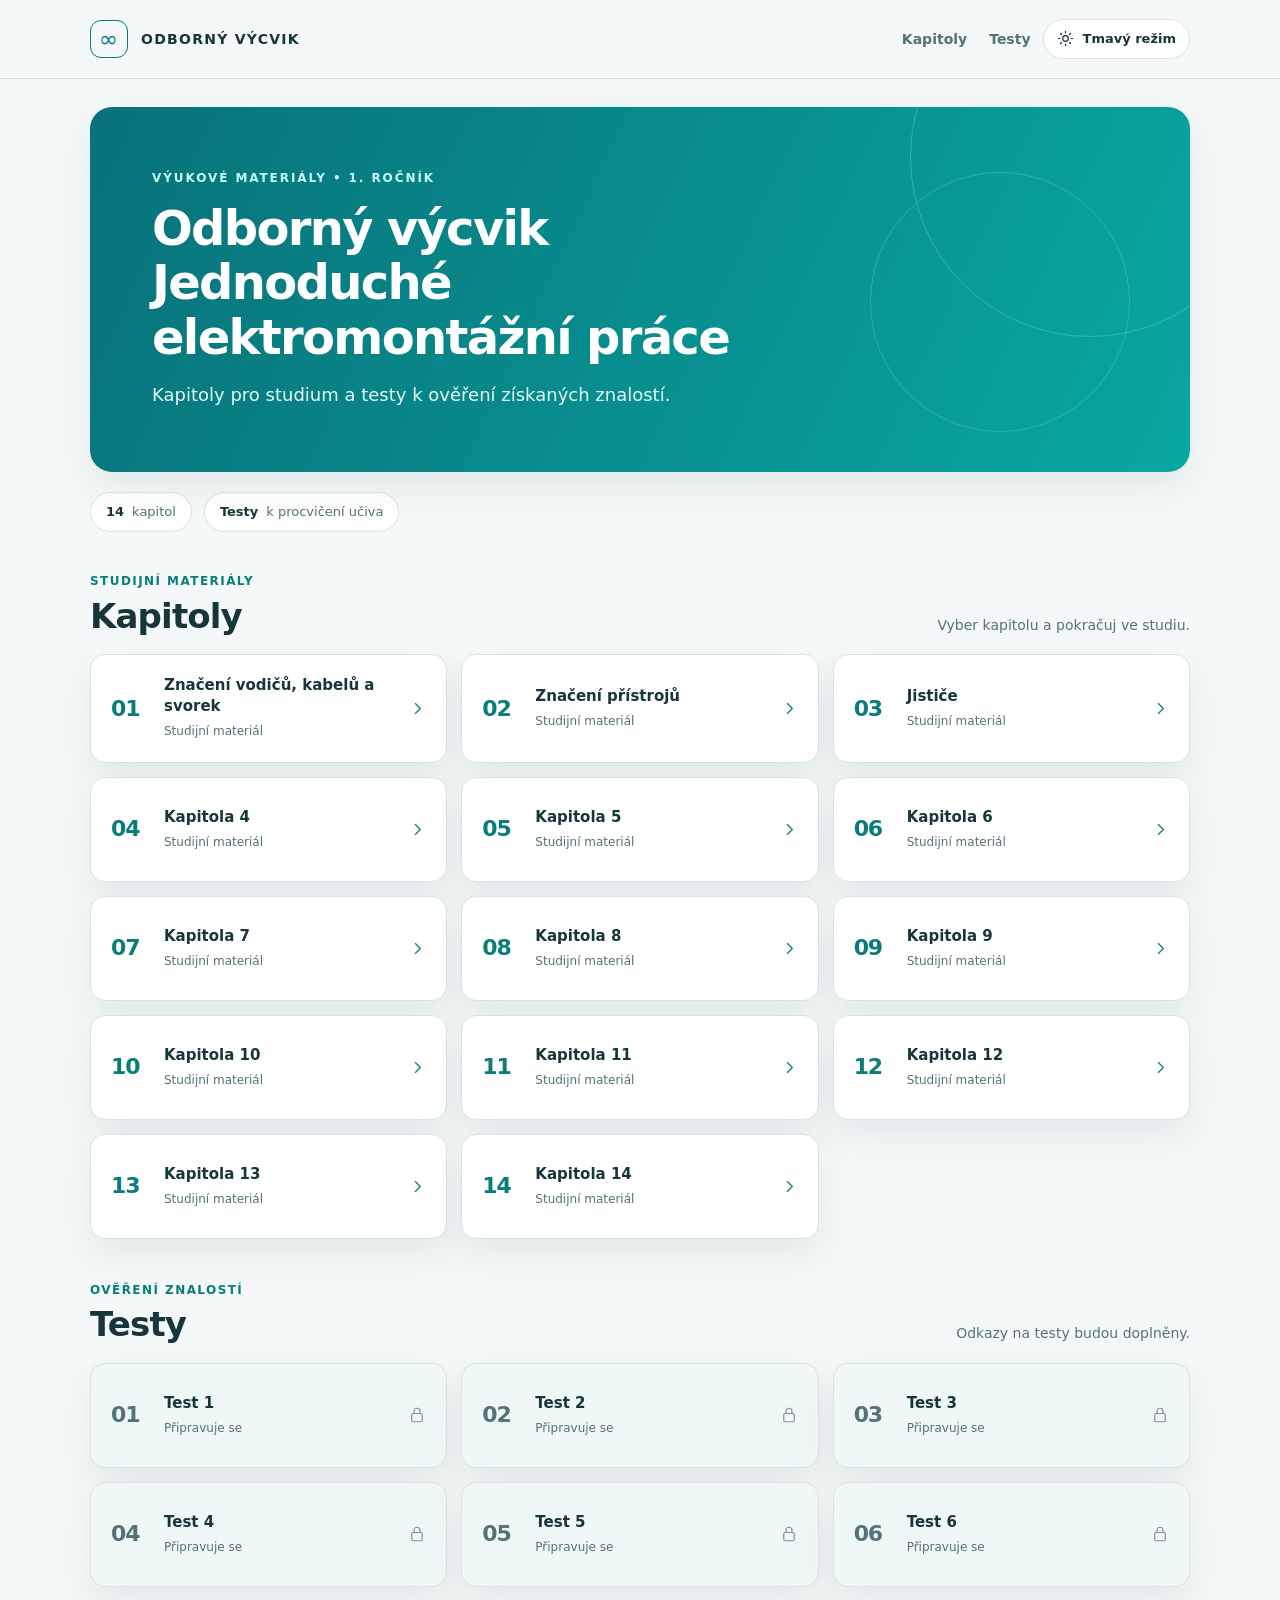
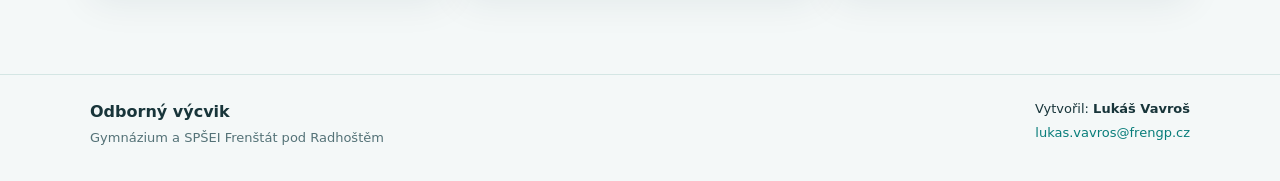
<file: index.html>
<!doctype html>
<html lang="cs" data-theme="dark">
<head>
<meta charset="utf-8">
<meta name="viewport" content="width=device-width,initial-scale=1">
<meta name="description" content="Odborný výcvik – Jednoduché elektromontážní práce. Kapitoly a testy pro 1. ročník.">
<title>Odborný výcvik | Kapitoly a testy</title>
<script src="script/index.js"></script>
<link rel="stylesheet" href="style/index.css">
</head>
<body>
<div class="topbar-wrap"><header class="topbar shell"><a class="brand" href="index.html" aria-label="Odborný výcvik – úvod"><span class="brand-mark" aria-hidden="true">∞</span><span>ODBORNÝ VÝCVIK</span></a><div class="top-actions"><nav class="nav-links" aria-label="Navigace"><a href="#kapitoly">Kapitoly</a><a href="#testy">Testy</a></nav><button class="theme-toggle" type="button" aria-label="Přepnout barevný režim" aria-pressed="false"><svg aria-hidden="true" viewBox="0 0 24 24" fill="none"><path d="M20.3 15.5A8.7 8.7 0 0 1 8.5 3.7a8.7 8.7 0 1 0 11.8 11.8Z" stroke="currentColor" stroke-width="1.7" stroke-linejoin="round"/></svg><span class="theme-label">Světlý režim</span></button></div></header></div>
<main class="shell">
<section class="hero" aria-labelledby="page-title"><div class="hero-content"><p class="eyebrow">Výukové materiály • 1. ročník</p><h1 id="page-title">Odborný výcvik<br>Jednoduché elektromontážní práce</h1><p>Kapitoly pro studium a testy k ověření získaných znalostí.</p></div></section>
<div class="overview" aria-label="Přehled obsahu"><span><b>14</b> kapitol</span><span><b>Testy</b> k procvičení učiva</span></div>
<section class="section" id="kapitoly" aria-labelledby="kapitoly-title"><div class="section-head"><div><p class="section-kicker">Studijní materiály</p><h2 id="kapitoly-title">Kapitoly</h2></div><p class="section-note">Vyber kapitolu a pokračuj ve studiu.</p></div><div class="items"><a class="item chapter-item" href="kapitola1.1.html" aria-label="Kapitola 1: Značení vodičů, kabelů a svorek"><span class="item-index">01</span><span class="item-text"><strong>Značení vodičů, kabelů a svorek</strong><small>Studijní materiál</small></span><svg aria-hidden="true" viewBox="0 0 24 24" fill="none"><path d="m9 5 7 7-7 7" stroke="currentColor" stroke-width="1.7" stroke-linecap="round" stroke-linejoin="round"/></svg></a>
<a class="item chapter-item" href="kapitola2.1.html" aria-label="Kapitola 2: Značení přístrojů"><span class="item-index">02</span><span class="item-text"><strong>Značení přístrojů</strong><small>Studijní materiál</small></span><svg aria-hidden="true" viewBox="0 0 24 24" fill="none"><path d="m9 5 7 7-7 7" stroke="currentColor" stroke-width="1.7" stroke-linecap="round" stroke-linejoin="round"/></svg></a>
<a class="item chapter-item" href="kapitola3.html" aria-label="Kapitola 3: Jističe"><span class="item-index">03</span><span class="item-text"><strong>Jističe</strong><small>Studijní materiál</small></span><svg aria-hidden="true" viewBox="0 0 24 24" fill="none"><path d="m9 5 7 7-7 7" stroke="currentColor" stroke-width="1.7" stroke-linecap="round" stroke-linejoin="round"/></svg></a>
<a class="item chapter-item" href="kapitola4.html" aria-label="Kapitola 4: Kapitola 4"><span class="item-index">04</span><span class="item-text"><strong>Kapitola 4</strong><small>Studijní materiál</small></span><svg aria-hidden="true" viewBox="0 0 24 24" fill="none"><path d="m9 5 7 7-7 7" stroke="currentColor" stroke-width="1.7" stroke-linecap="round" stroke-linejoin="round"/></svg></a>
<a class="item chapter-item" href="kapitola5.html" aria-label="Kapitola 5: Kapitola 5"><span class="item-index">05</span><span class="item-text"><strong>Kapitola 5</strong><small>Studijní materiál</small></span><svg aria-hidden="true" viewBox="0 0 24 24" fill="none"><path d="m9 5 7 7-7 7" stroke="currentColor" stroke-width="1.7" stroke-linecap="round" stroke-linejoin="round"/></svg></a>
<a class="item chapter-item" href="kapitola-06.html" aria-label="Kapitola 6: Kapitola 6"><span class="item-index">06</span><span class="item-text"><strong>Kapitola 6</strong><small>Studijní materiál</small></span><svg aria-hidden="true" viewBox="0 0 24 24" fill="none"><path d="m9 5 7 7-7 7" stroke="currentColor" stroke-width="1.7" stroke-linecap="round" stroke-linejoin="round"/></svg></a>
<a class="item chapter-item" href="kapitola-07.html" aria-label="Kapitola 7: Kapitola 7"><span class="item-index">07</span><span class="item-text"><strong>Kapitola 7</strong><small>Studijní materiál</small></span><svg aria-hidden="true" viewBox="0 0 24 24" fill="none"><path d="m9 5 7 7-7 7" stroke="currentColor" stroke-width="1.7" stroke-linecap="round" stroke-linejoin="round"/></svg></a>
<a class="item chapter-item" href="kapitola-08.html" aria-label="Kapitola 8: Kapitola 8"><span class="item-index">08</span><span class="item-text"><strong>Kapitola 8</strong><small>Studijní materiál</small></span><svg aria-hidden="true" viewBox="0 0 24 24" fill="none"><path d="m9 5 7 7-7 7" stroke="currentColor" stroke-width="1.7" stroke-linecap="round" stroke-linejoin="round"/></svg></a>
<a class="item chapter-item" href="kapitola-09.html" aria-label="Kapitola 9: Kapitola 9"><span class="item-index">09</span><span class="item-text"><strong>Kapitola 9</strong><small>Studijní materiál</small></span><svg aria-hidden="true" viewBox="0 0 24 24" fill="none"><path d="m9 5 7 7-7 7" stroke="currentColor" stroke-width="1.7" stroke-linecap="round" stroke-linejoin="round"/></svg></a>
<a class="item chapter-item" href="kapitola-10.html" aria-label="Kapitola 10: Kapitola 10"><span class="item-index">10</span><span class="item-text"><strong>Kapitola 10</strong><small>Studijní materiál</small></span><svg aria-hidden="true" viewBox="0 0 24 24" fill="none"><path d="m9 5 7 7-7 7" stroke="currentColor" stroke-width="1.7" stroke-linecap="round" stroke-linejoin="round"/></svg></a>
<a class="item chapter-item" href="kapitola-11.html" aria-label="Kapitola 11: Kapitola 11"><span class="item-index">11</span><span class="item-text"><strong>Kapitola 11</strong><small>Studijní materiál</small></span><svg aria-hidden="true" viewBox="0 0 24 24" fill="none"><path d="m9 5 7 7-7 7" stroke="currentColor" stroke-width="1.7" stroke-linecap="round" stroke-linejoin="round"/></svg></a>
<a class="item chapter-item" href="kapitola-12.html" aria-label="Kapitola 12: Kapitola 12"><span class="item-index">12</span><span class="item-text"><strong>Kapitola 12</strong><small>Studijní materiál</small></span><svg aria-hidden="true" viewBox="0 0 24 24" fill="none"><path d="m9 5 7 7-7 7" stroke="currentColor" stroke-width="1.7" stroke-linecap="round" stroke-linejoin="round"/></svg></a>
<a class="item chapter-item" href="kapitola-13.html" aria-label="Kapitola 13: Kapitola 13"><span class="item-index">13</span><span class="item-text"><strong>Kapitola 13</strong><small>Studijní materiál</small></span><svg aria-hidden="true" viewBox="0 0 24 24" fill="none"><path d="m9 5 7 7-7 7" stroke="currentColor" stroke-width="1.7" stroke-linecap="round" stroke-linejoin="round"/></svg></a>
<a class="item chapter-item" href="kapitola-14.html" aria-label="Kapitola 14: Kapitola 14"><span class="item-index">14</span><span class="item-text"><strong>Kapitola 14</strong><small>Studijní materiál</small></span><svg aria-hidden="true" viewBox="0 0 24 24" fill="none"><path d="m9 5 7 7-7 7" stroke="currentColor" stroke-width="1.7" stroke-linecap="round" stroke-linejoin="round"/></svg></a></div></section>
<section class="section section-tests" id="testy" aria-labelledby="testy-title"><div class="section-head"><div><p class="section-kicker">Ověření znalostí</p><h2 id="testy-title">Testy</h2></div><p class="section-note">Odkazy na testy budou doplněny.</p></div><div class="items"><article class="item test-item" aria-label="Test 1, zatím nepřipraven"><span class="item-index">01</span><span class="item-text"><strong>Test 1</strong><small>Připravuje se</small></span><span class="test-lock" aria-hidden="true"><svg viewBox="0 0 24 24" fill="none"><rect x="5" y="10" width="14" height="11" rx="2" stroke="currentColor" stroke-width="1.6"/><path d="M8 10V7a4 4 0 0 1 8 0v3" stroke="currentColor" stroke-width="1.6" stroke-linecap="round"/></svg></span></article>
<article class="item test-item" aria-label="Test 2, zatím nepřipraven"><span class="item-index">02</span><span class="item-text"><strong>Test 2</strong><small>Připravuje se</small></span><span class="test-lock" aria-hidden="true"><svg viewBox="0 0 24 24" fill="none"><rect x="5" y="10" width="14" height="11" rx="2" stroke="currentColor" stroke-width="1.6"/><path d="M8 10V7a4 4 0 0 1 8 0v3" stroke="currentColor" stroke-width="1.6" stroke-linecap="round"/></svg></span></article>
<article class="item test-item" aria-label="Test 3, zatím nepřipraven"><span class="item-index">03</span><span class="item-text"><strong>Test 3</strong><small>Připravuje se</small></span><span class="test-lock" aria-hidden="true"><svg viewBox="0 0 24 24" fill="none"><rect x="5" y="10" width="14" height="11" rx="2" stroke="currentColor" stroke-width="1.6"/><path d="M8 10V7a4 4 0 0 1 8 0v3" stroke="currentColor" stroke-width="1.6" stroke-linecap="round"/></svg></span></article>
<article class="item test-item" aria-label="Test 4, zatím nepřipraven"><span class="item-index">04</span><span class="item-text"><strong>Test 4</strong><small>Připravuje se</small></span><span class="test-lock" aria-hidden="true"><svg viewBox="0 0 24 24" fill="none"><rect x="5" y="10" width="14" height="11" rx="2" stroke="currentColor" stroke-width="1.6"/><path d="M8 10V7a4 4 0 0 1 8 0v3" stroke="currentColor" stroke-width="1.6" stroke-linecap="round"/></svg></span></article>
<article class="item test-item" aria-label="Test 5, zatím nepřipraven"><span class="item-index">05</span><span class="item-text"><strong>Test 5</strong><small>Připravuje se</small></span><span class="test-lock" aria-hidden="true"><svg viewBox="0 0 24 24" fill="none"><rect x="5" y="10" width="14" height="11" rx="2" stroke="currentColor" stroke-width="1.6"/><path d="M8 10V7a4 4 0 0 1 8 0v3" stroke="currentColor" stroke-width="1.6" stroke-linecap="round"/></svg></span></article>
<article class="item test-item" aria-label="Test 6, zatím nepřipraven"><span class="item-index">06</span><span class="item-text"><strong>Test 6</strong><small>Připravuje se</small></span><span class="test-lock" aria-hidden="true"><svg viewBox="0 0 24 24" fill="none"><rect x="5" y="10" width="14" height="11" rx="2" stroke="currentColor" stroke-width="1.6"/><path d="M8 10V7a4 4 0 0 1 8 0v3" stroke="currentColor" stroke-width="1.6" stroke-linecap="round"/></svg></span></article></div></section>
</main>
<footer class="footer"><div class="shell footer-inner"><div><strong>Odborný výcvik</strong><p>Gymnázium a SPŠEI Frenštát pod Radhoštěm</p></div><div class="footer-contact"><span>Vytvořil: <strong>Lukáš Vavroš</strong></span><a href="mailto:lukas.vavros@frengp.cz">lukas.vavros@frengp.cz</a></div></div></footer>

</body></html>
</file>
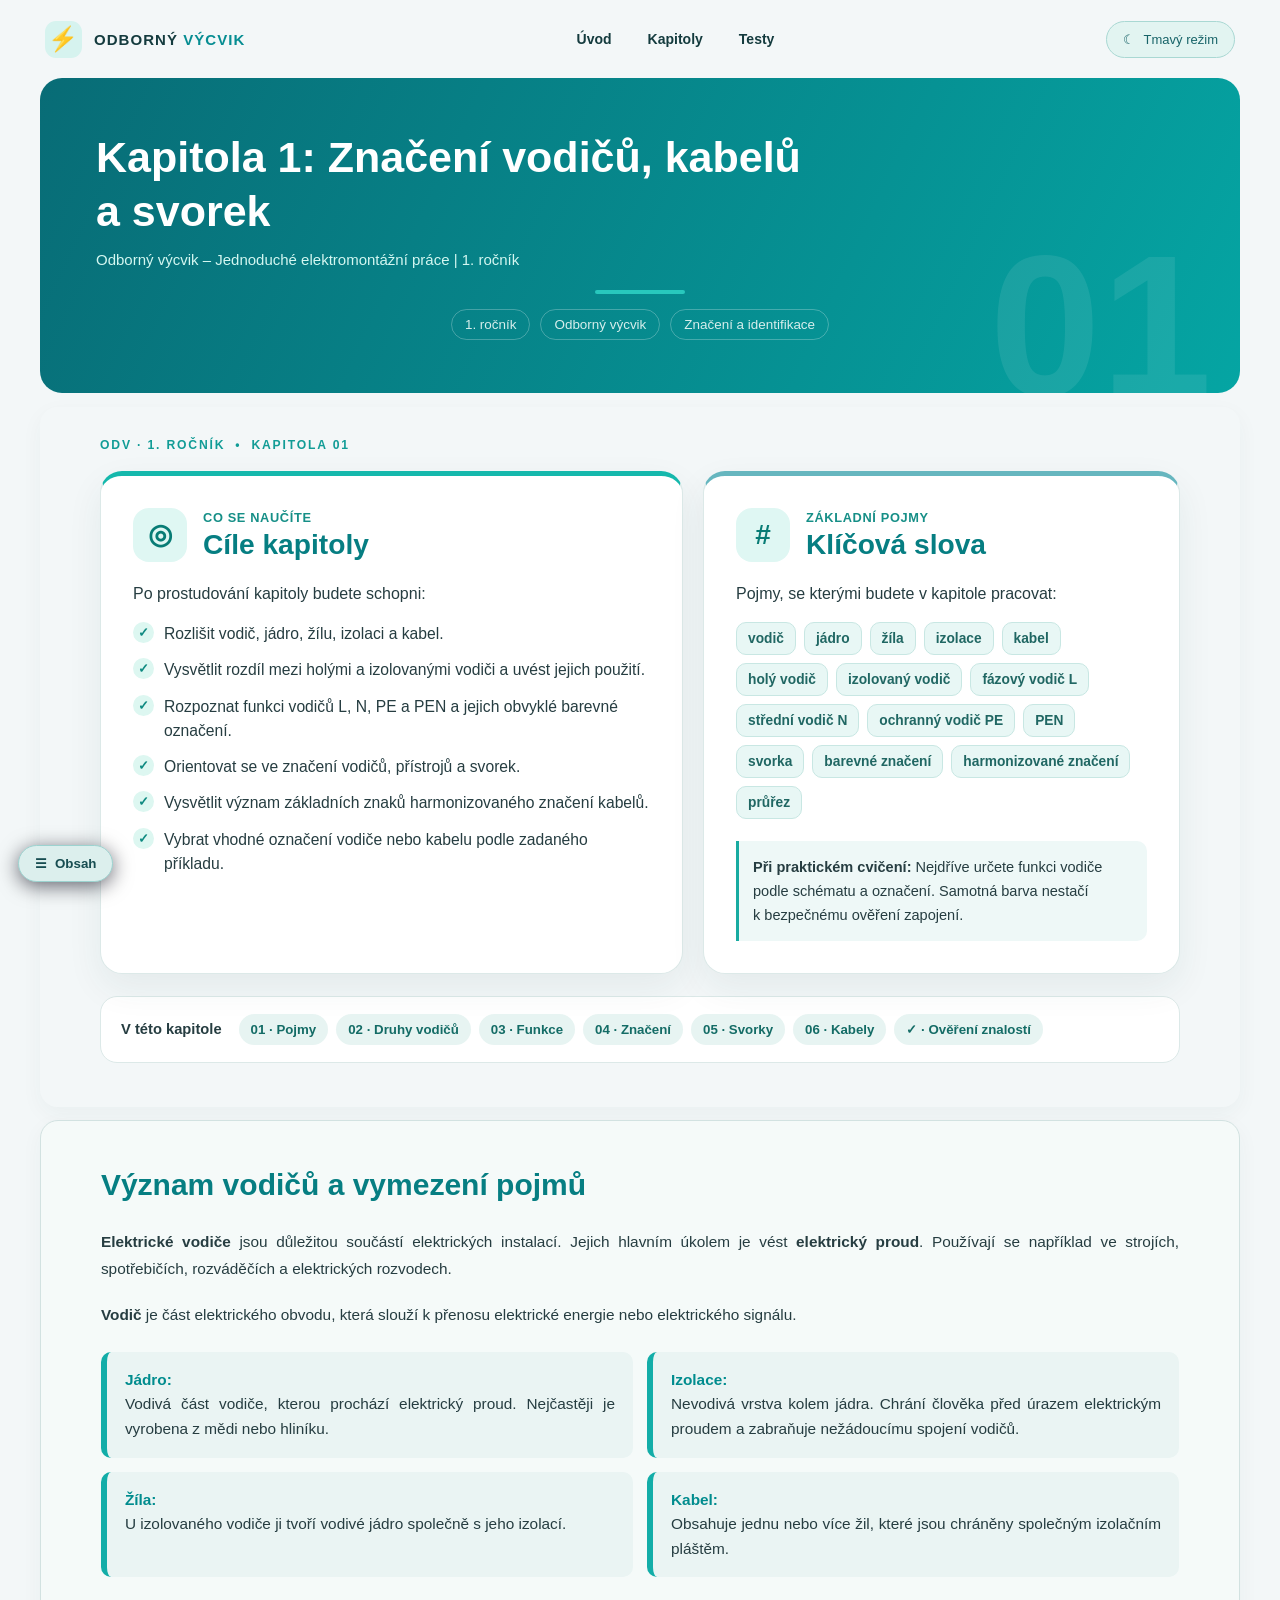
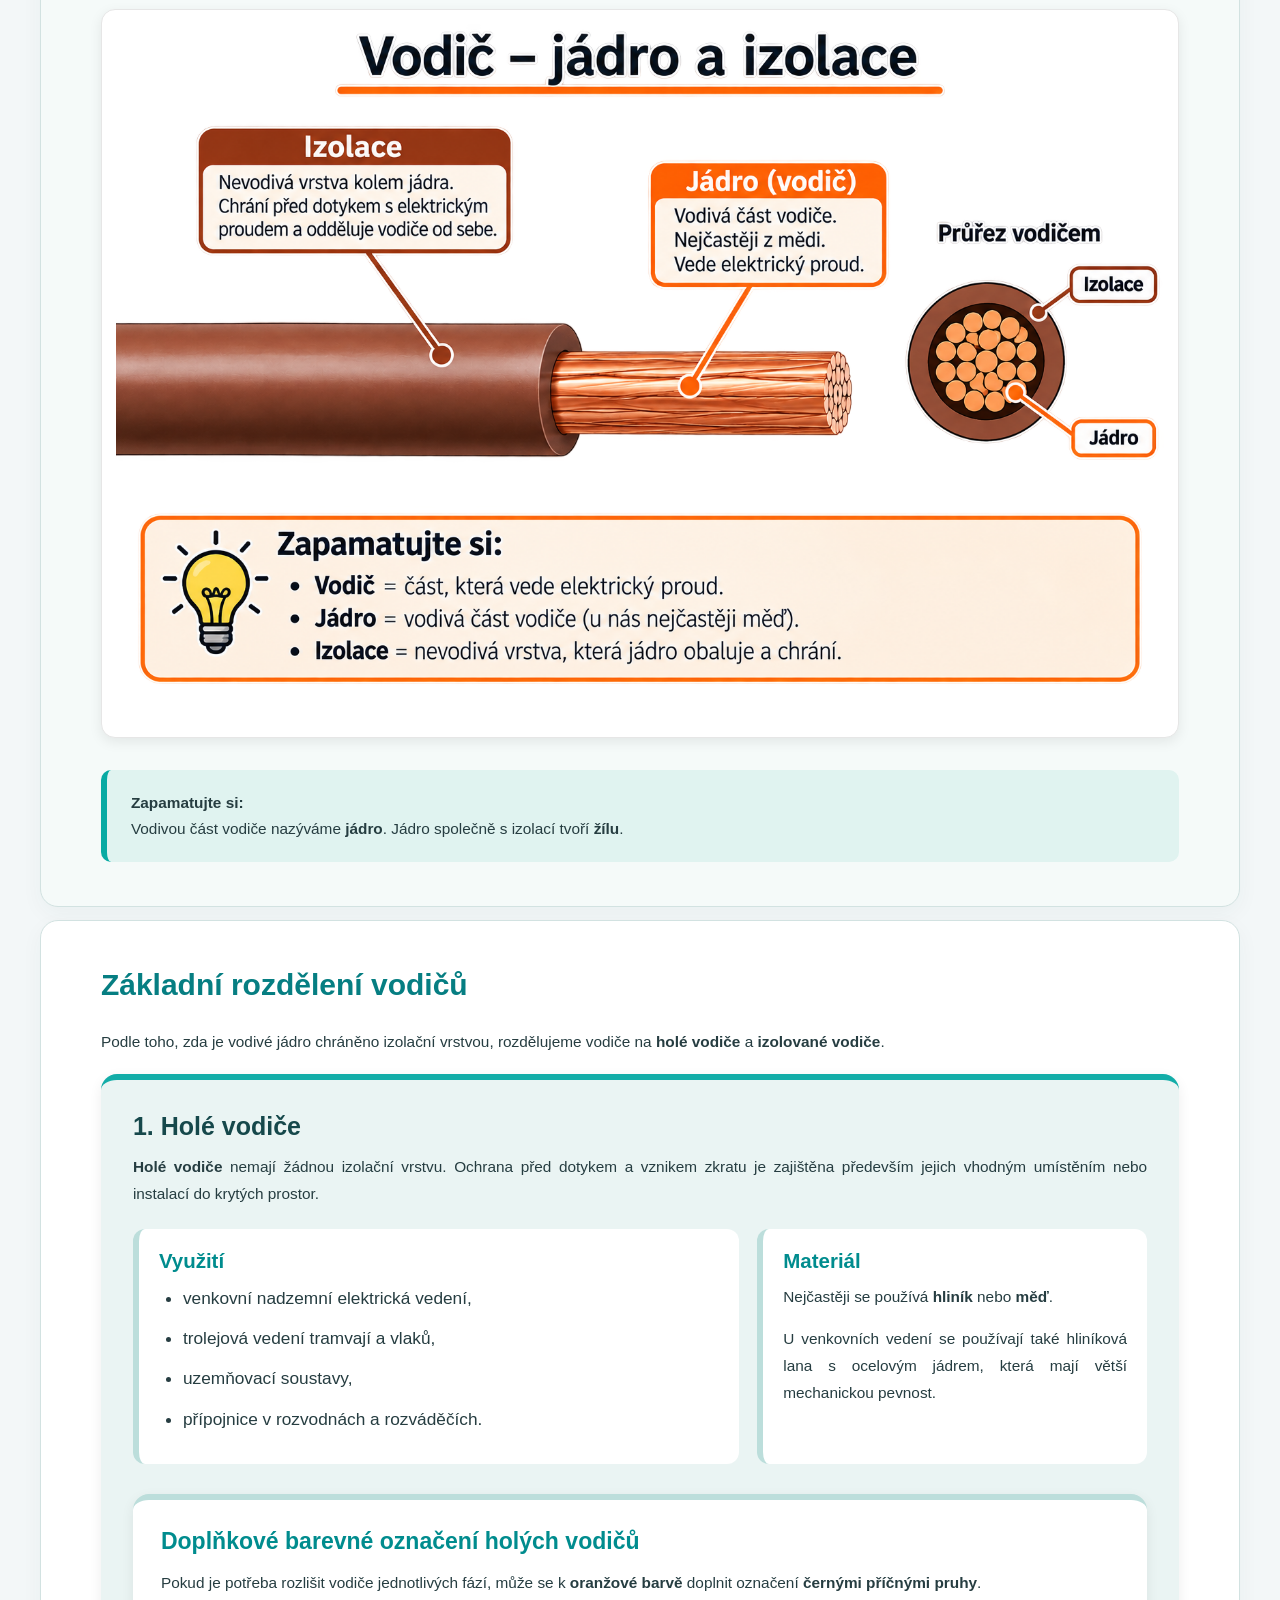
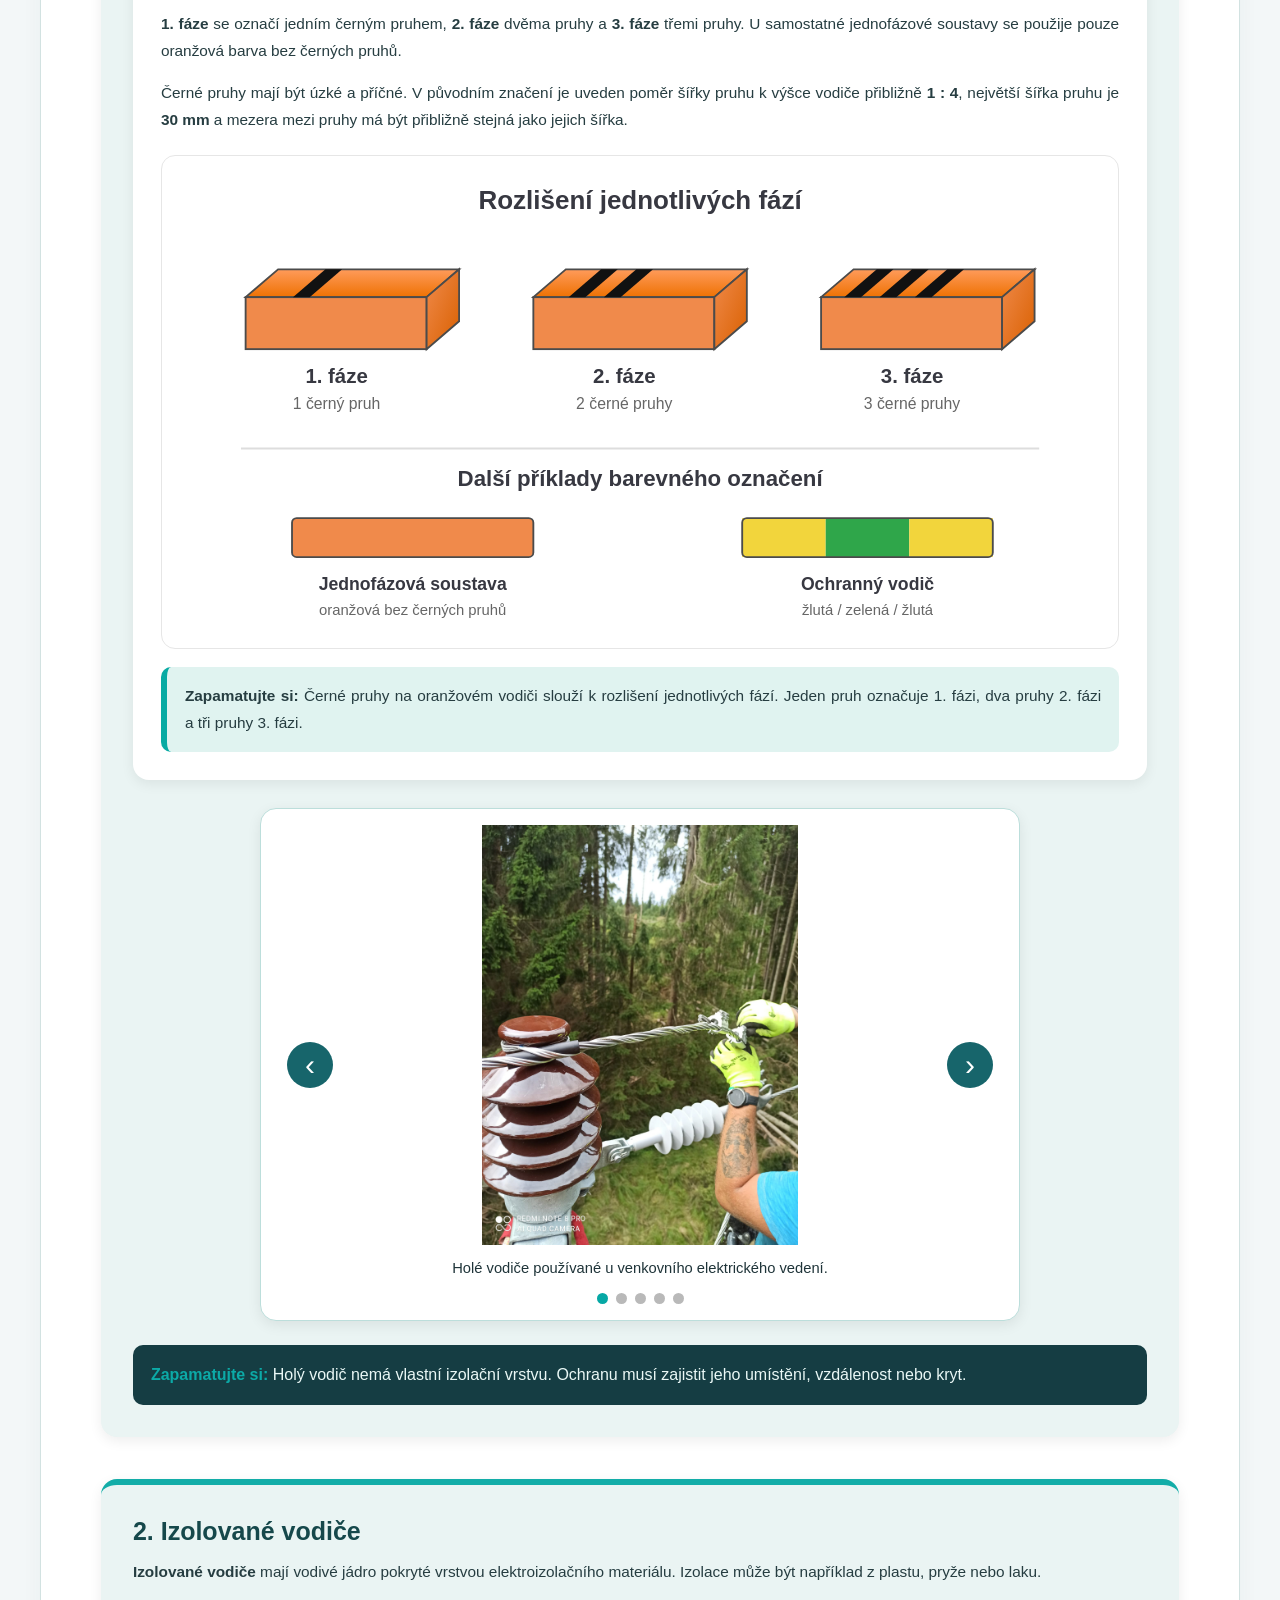
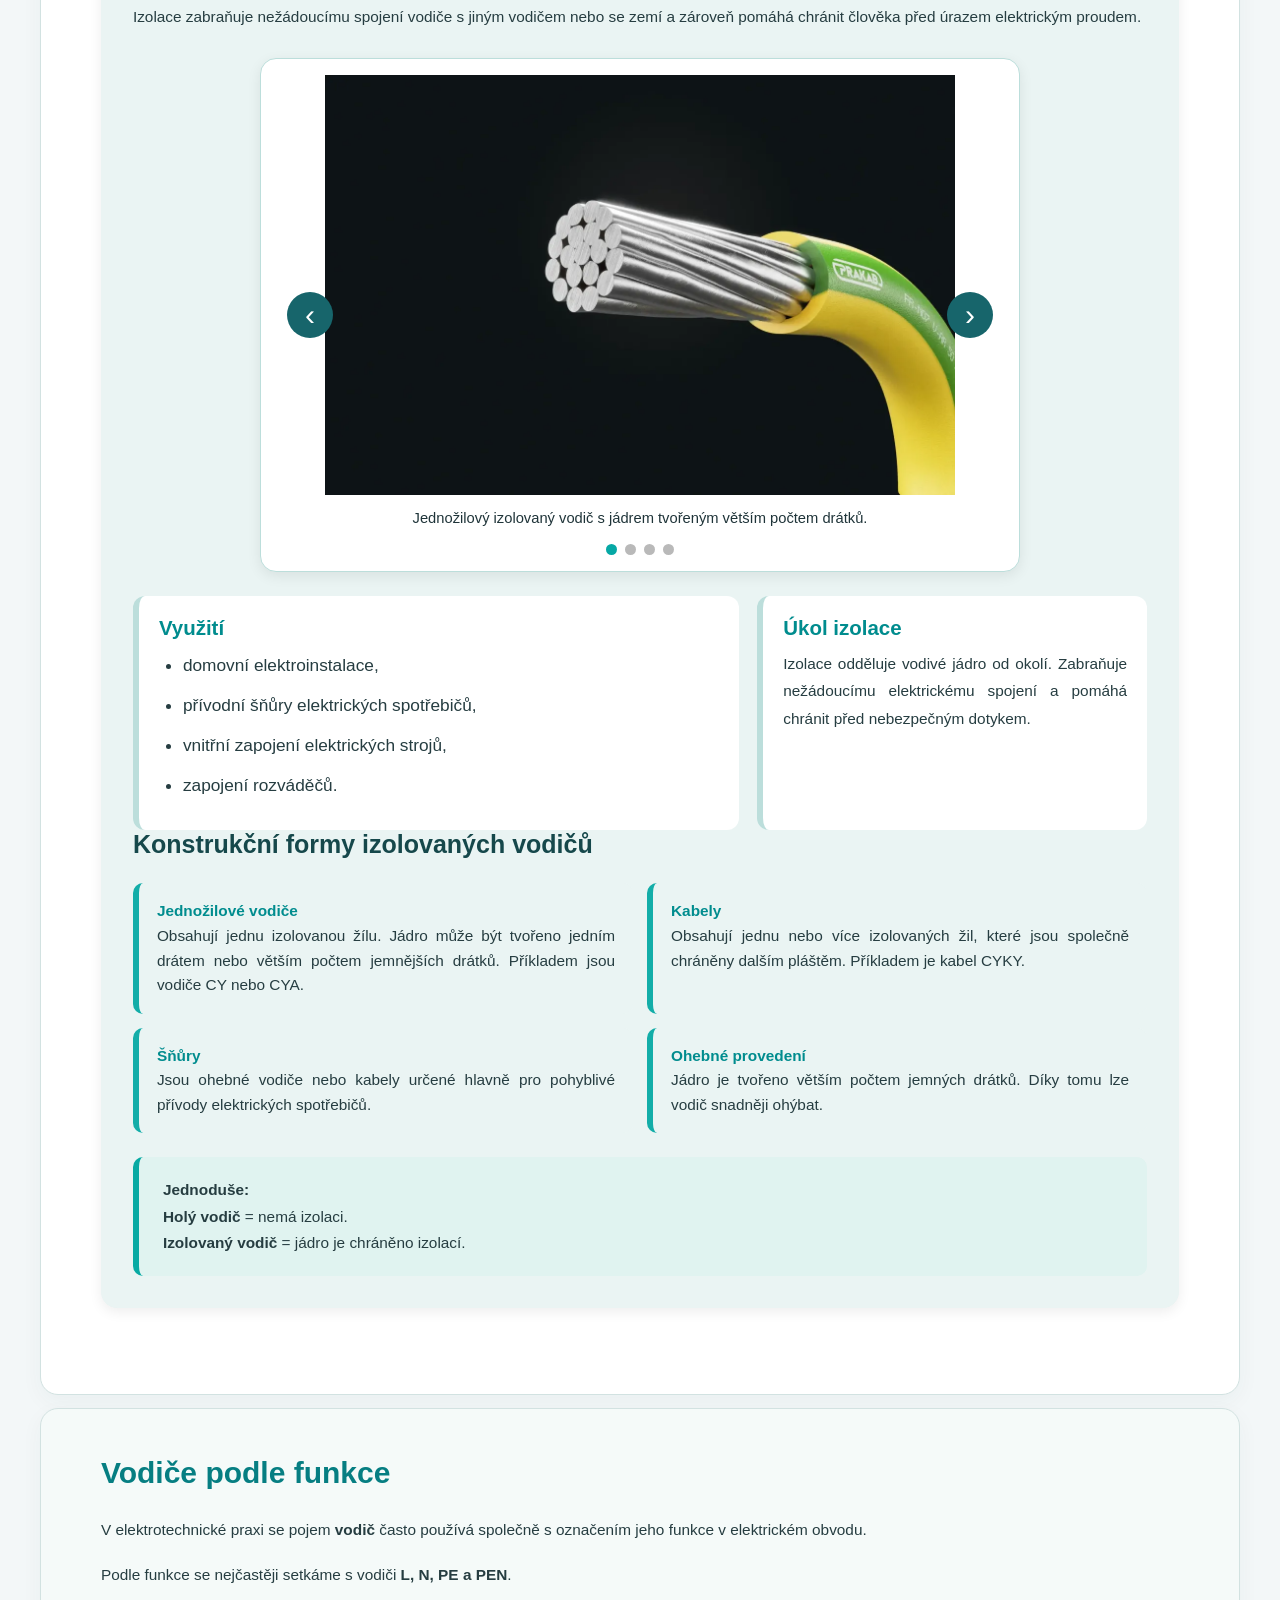
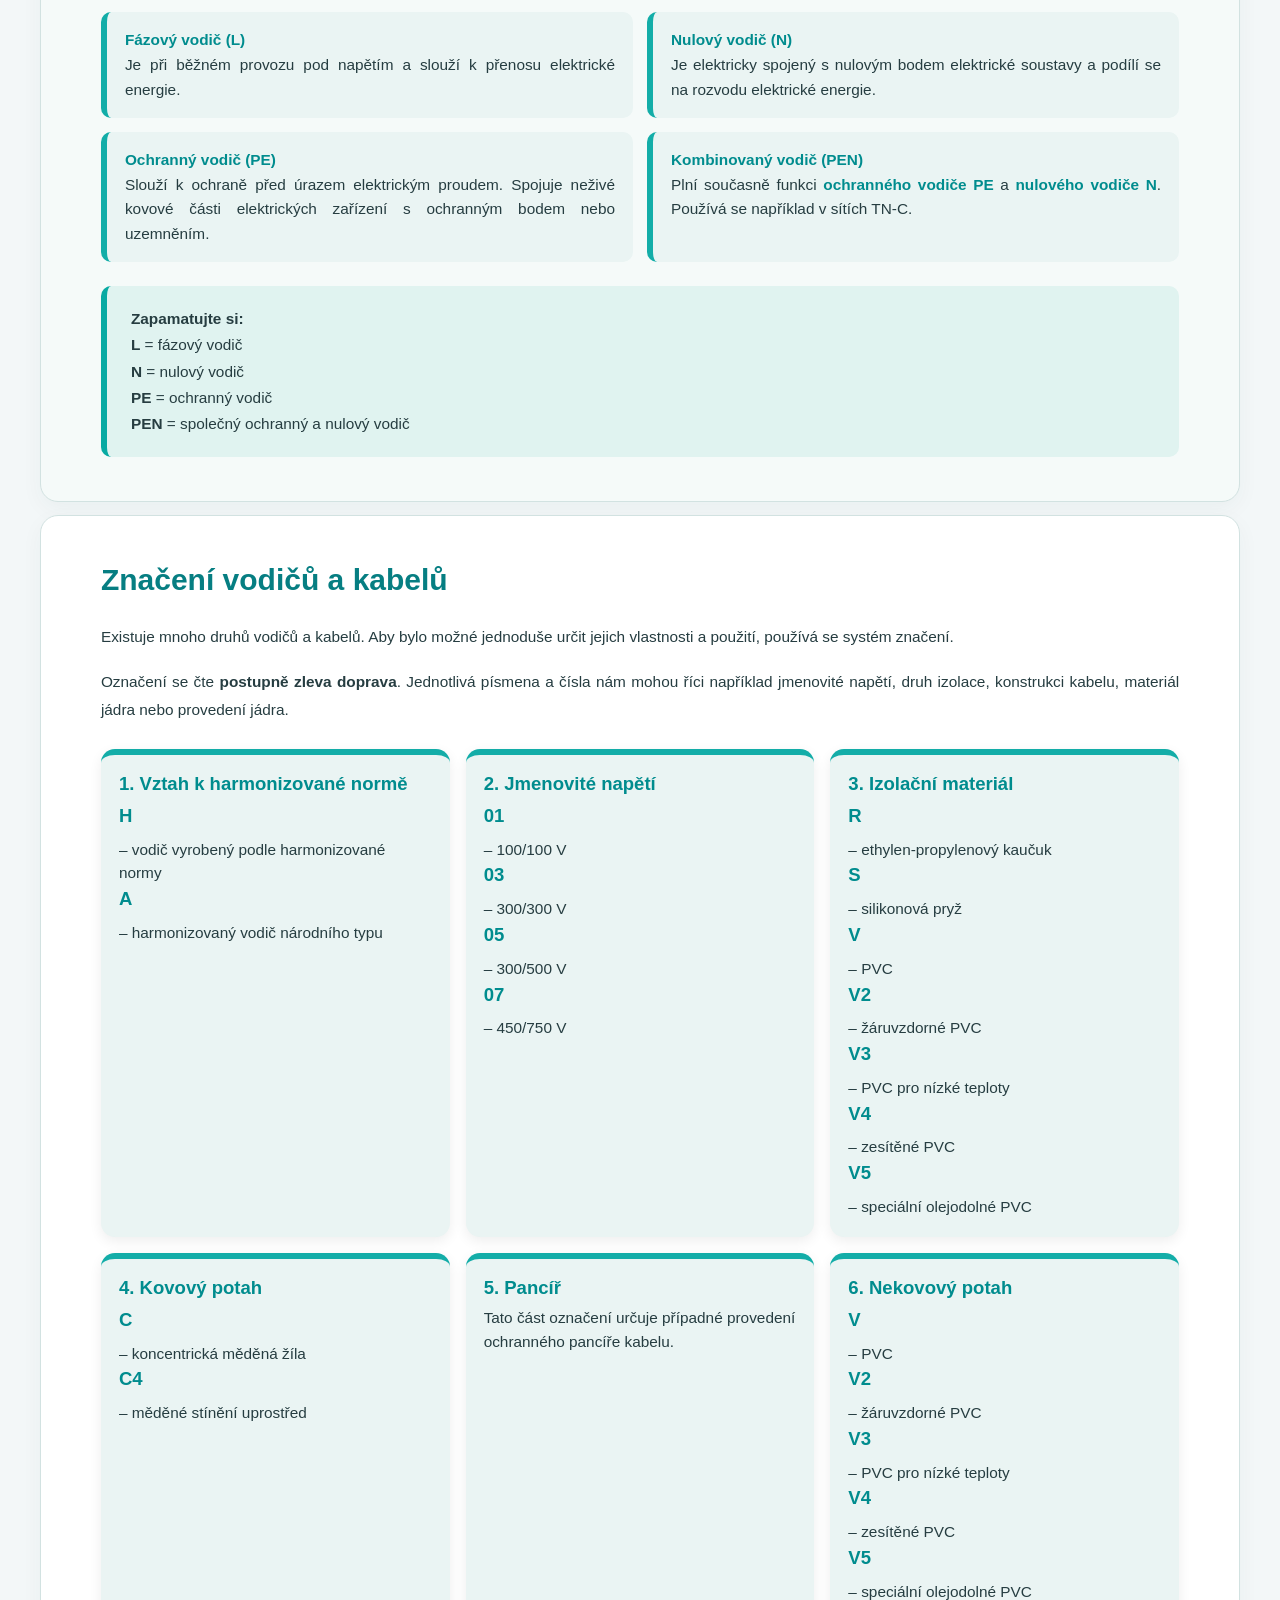
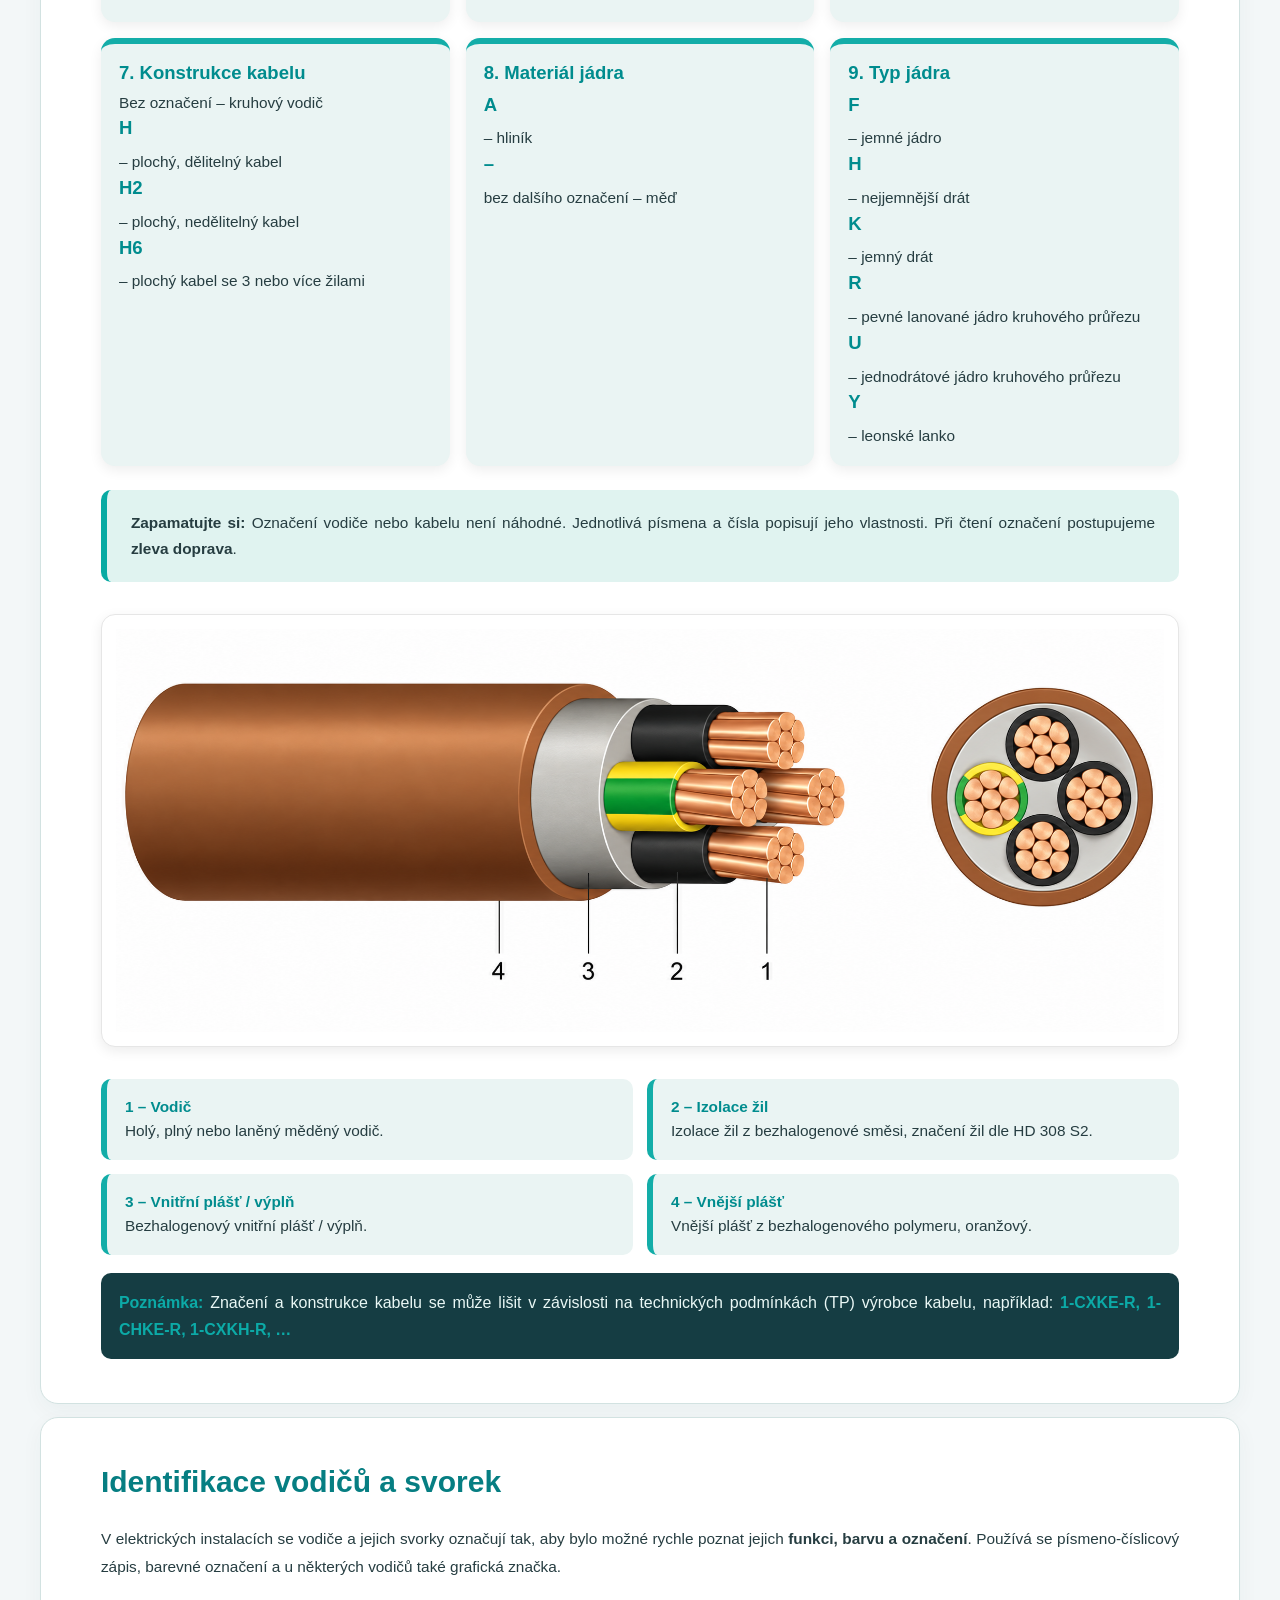
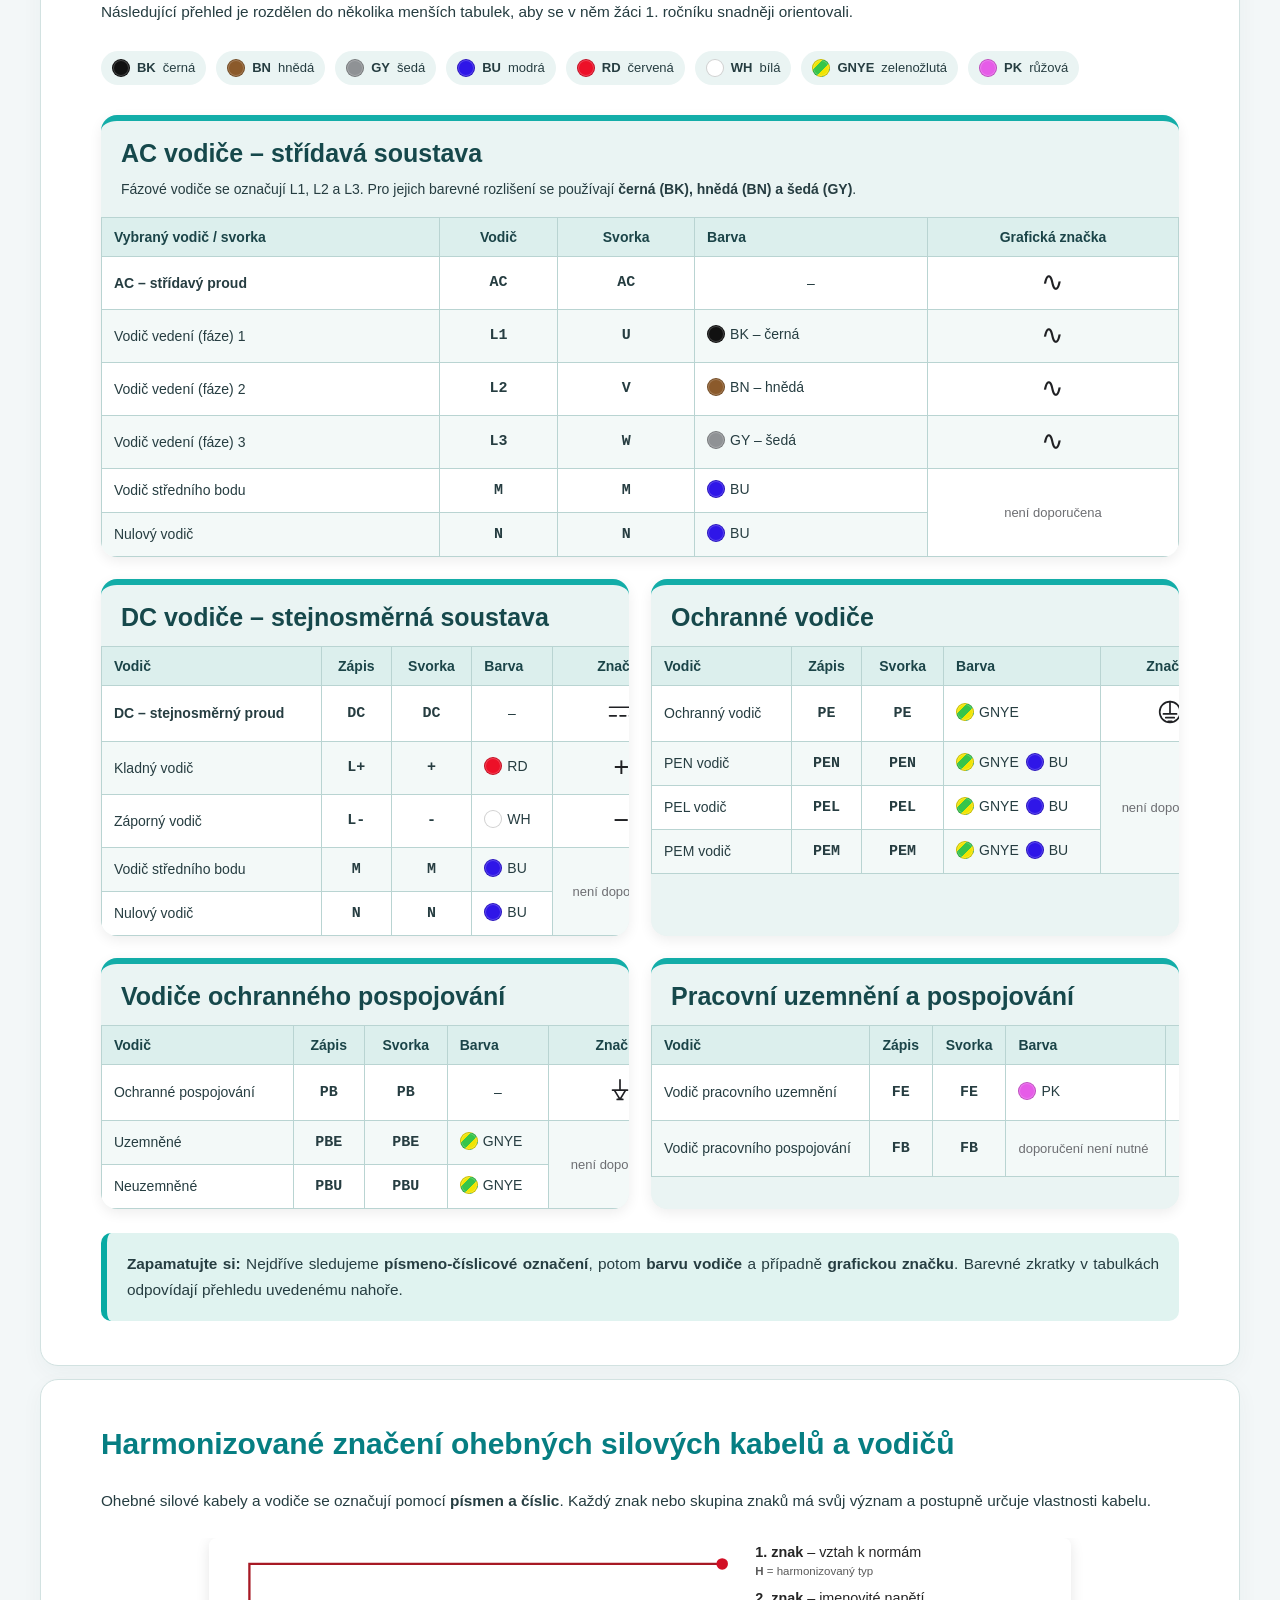
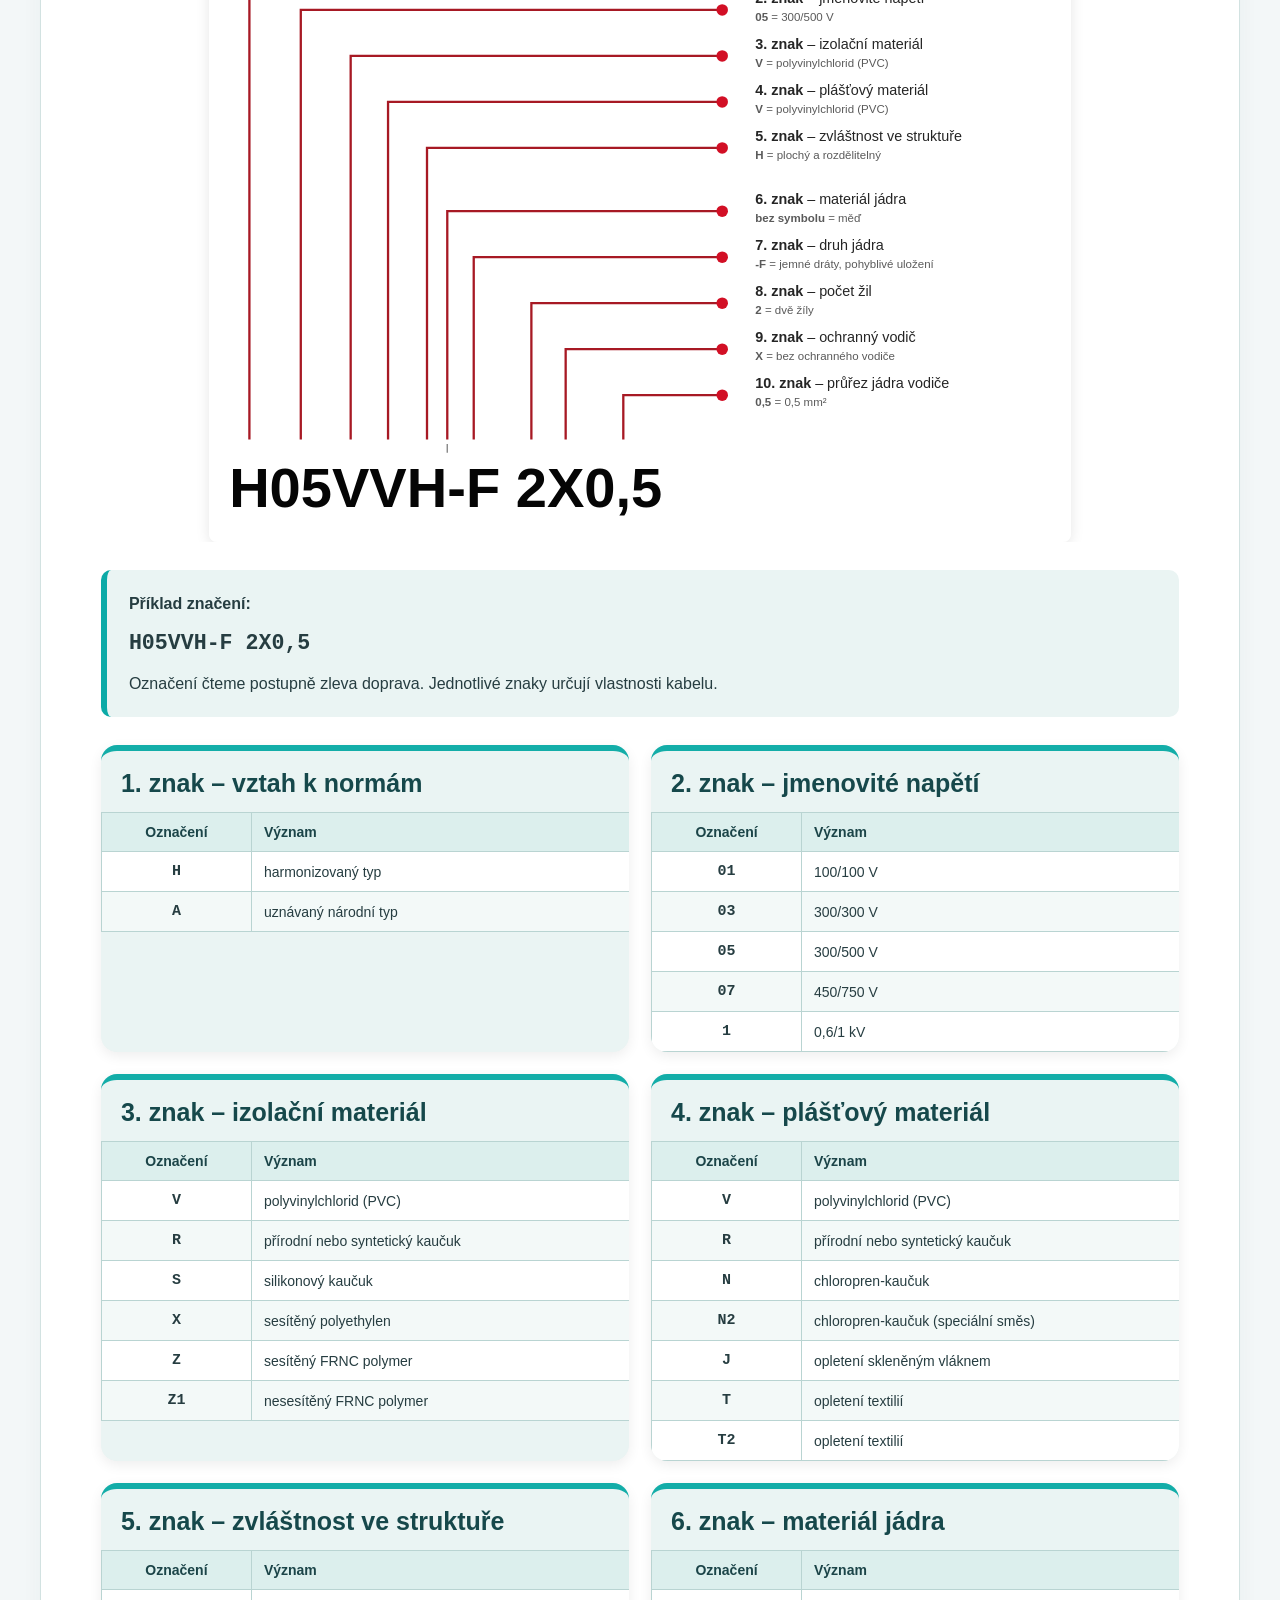
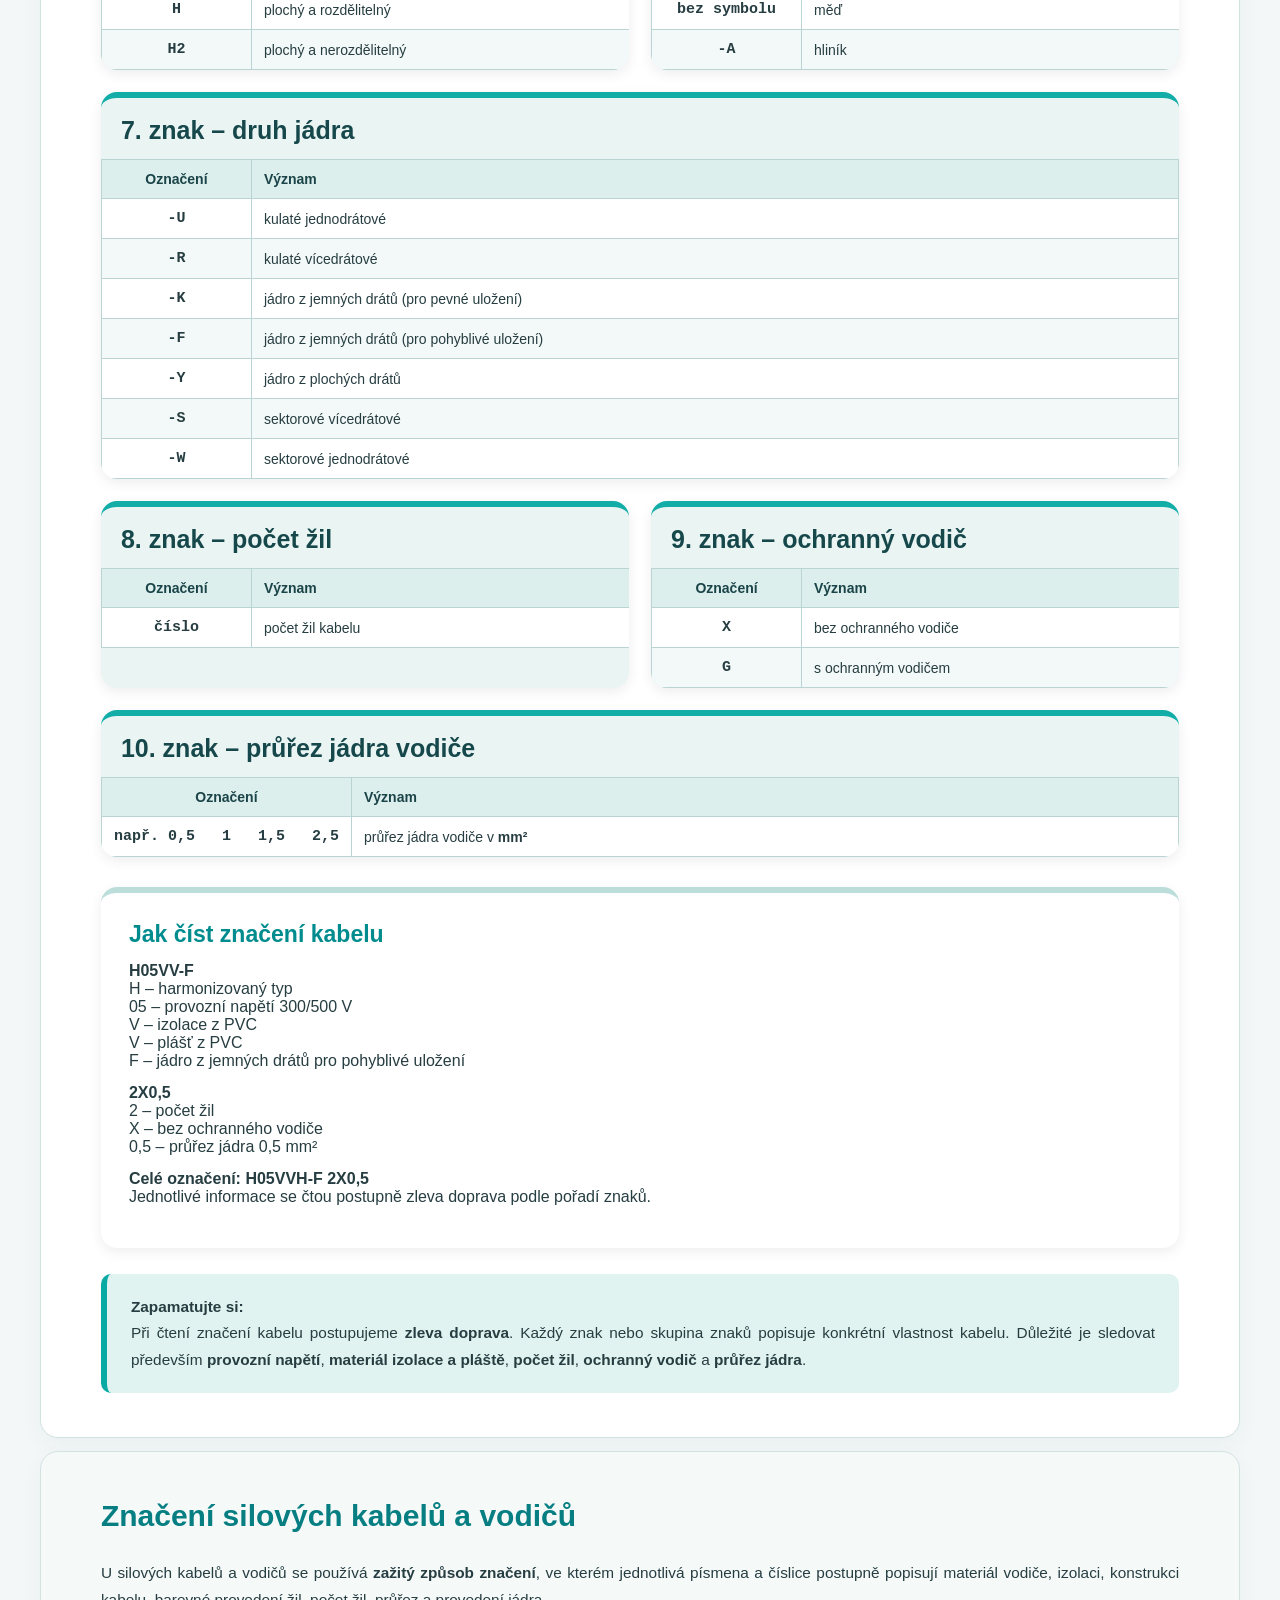
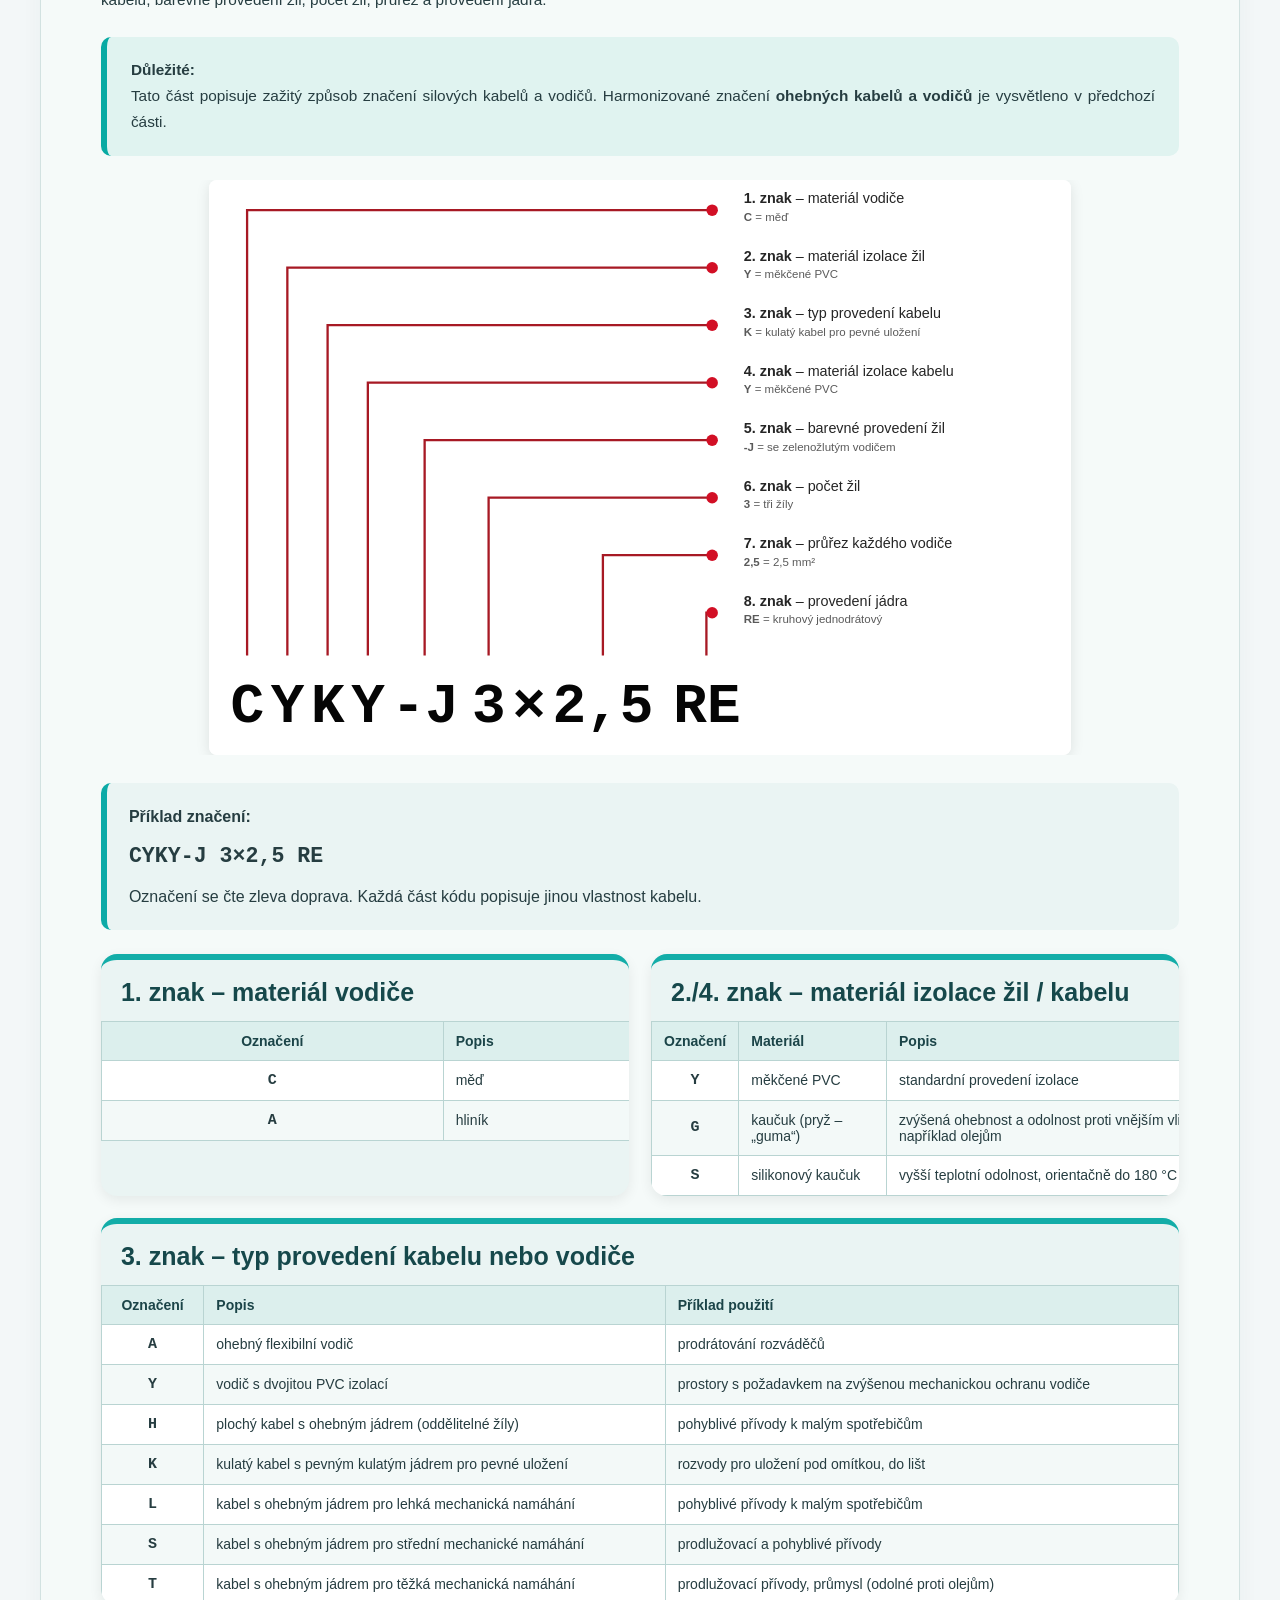
<file: kapitola1.1.html>
<!DOCTYPE html>

<html lang="cs">
<head><script>try{const t=localStorage.getItem("pra-arduino-theme");document.documentElement.dataset.theme=t==="dark"||t==="light"?t:(matchMedia("(prefers-color-scheme:dark)").matches?"dark":"light")}catch(e){document.documentElement.dataset.theme="light"}</script>
<meta charset="utf-8"/>
<meta content="width=device-width, initial-scale=1.0" name="viewport"/>
<title>Kapitola 1: Značení vodičů, kabelů a svorek</title>
<link href="style/kapitola1.1.css?v=20261107-studium" rel="stylesheet"/><script defer="True" src="script/kapitola1.1.js?v=20261107"></script></head>
<body><header aria-label="Hlavní navigace" class="site-topbar"><a aria-label="Odborný výcvik – úvodní stránka" class="site-brand" href="index.html"><span aria-hidden="true" class="site-brand-mark">⚡</span><span>ODBORNÝ <b>VÝCVIK</b></span></a><nav aria-label="Hlavní odkazy" class="site-links"><a href="index.html">Úvod</a><a href="index.html#kapitoly">Kapitoly</a><a href="index.html#testy">Testy</a></nav><button aria-label="Přepnout barevný režim" aria-pressed="false" class="theme-toggle" type="button"><span aria-hidden="true" class="theme-symbol">☾</span><span class="theme-label">Tmavý režim</span></button></header><button aria-controls="pra-chapter-menu" aria-expanded="false" aria-label="Otevřít obsah kapitoly" class="pra-nav-toggle" type="button"><span aria-hidden="true">☰</span><span>Obsah</span></button><dialog aria-labelledby="pra-menu-title" class="pra-nav-dialog" id="pra-chapter-menu"><div class="pra-nav-top"><strong id="pra-menu-title">Kapitola 1 · Obsah</strong><button aria-label="Zavřít menu" data-nav-close="" type="button">×</button></div><a class="pra-nav-home" href="index.html">⌂ Domů – odborný výcvik</a><nav aria-label="Části kapitoly"><a href="#studijni-cile">Cíle kapitoly</a><a href="#klicova-slova">Klíčová slova</a><a href="#pojmy">Význam vodičů a vymezení pojmů</a><a href="#rozdeleni">Základní rozdělení vodičů</a><a href="#funkce">Vodiče podle funkce</a><a href="#znaceni">Značení vodičů a kabelů</a><a href="#identifikace">Identifikace vodičů a svorek</a><a href="#harmonizovane">Harmonizované značení ohebných silových kabelů a vodičů</a><a href="#silove-kabely">Značení silových kabelů a vodičů</a><a href="#shrnuti">Shrnutí</a><a href="#pruvodce-studiem">Průvodce studiem</a><a href="#kontrolni-otazky">Kontrolní otázky</a></nav></dialog>
<div class="pra-chapter vycvik-chapter" id="obsah-kapitoly" lang="cs">
<header class="pra-hero" data-chapter="01">
<h1>Kapitola 1: Značení vodičů, kabelů a svorek</h1>
<p>Odborný výcvik – Jednoduché elektromontážní práce | 1. ročník</p>
<div aria-hidden="true" class="odv-hero-divider"></div><div class="odv-hero-metadata"><span>1. ročník</span><span>Odborný výcvik</span><span>Značení a identifikace</span></div></header><section aria-labelledby="odv-cile-title" class="pra-section odv-intro-section" id="studijni-cile"><div class="pra-container">
<div class="odv-kicker">ODV · 1. ROČNÍK <span>•</span> KAPITOLA 01</div>
<div class="odv-studijni-grid">
<article class="odv-study-card odv-study-goals">
<div class="odv-study-heading"><span aria-hidden="true" class="odv-study-icon">◎</span><div><span class="odv-label">Co se naučíte</span><h2 id="odv-cile-title">Cíle kapitoly</h2></div></div>
<p>Po prostudování kapitoly budete schopni:</p>
<ul class="odv-goals-list">
<li>Rozlišit vodič, jádro, žílu, izolaci a kabel.</li>
<li>Vysvětlit rozdíl mezi holými a izolovanými vodiči a uvést jejich použití.</li>
<li>Rozpoznat funkci vodičů L, N, PE a PEN a jejich obvyklé barevné označení.</li>
<li>Orientovat se ve značení vodičů, přístrojů a svorek.</li>
<li>Vysvětlit význam základních znaků harmonizovaného značení kabelů.</li>
<li>Vybrat vhodné označení vodiče nebo kabelu podle zadaného příkladu.</li>
</ul>
</article>
<article aria-labelledby="odv-keywords-title" class="odv-study-card odv-study-keywords" id="klicova-slova">
<div class="odv-study-heading"><span aria-hidden="true" class="odv-study-icon">#</span><div><span class="odv-label">Základní pojmy</span><h2 id="odv-keywords-title">Klíčová slova</h2></div></div>
<p>Pojmy, se kterými budete v kapitole pracovat:</p>
<div class="odv-keyword-cloud"><span>vodič</span><span>jádro</span><span>žíla</span><span>izolace</span><span>kabel</span><span>holý vodič</span><span>izolovaný vodič</span><span>fázový vodič L</span><span>střední vodič N</span><span>ochranný vodič PE</span><span>PEN</span><span>svorka</span><span>barevné značení</span><span>harmonizované značení</span><span>průřez</span></div>
<div class="odv-study-tip"><strong>Při praktickém cvičení:</strong> Nejdříve určete funkci vodiče podle schématu a označení. Samotná barva nestačí k bezpečnému ověření zapojení.</div>
</article>
</div>
<nav aria-label="Rychlý přehled kapitoly" class="odv-quick-nav"><strong>V této kapitole</strong><div><a href="#pojmy">01 · Pojmy</a><a href="#rozdeleni">02 · Druhy vodičů</a><a href="#funkce">03 · Funkce</a><a href="#znaceni">04 · Značení</a><a href="#identifikace">05 · Svorky</a><a href="#harmonizovane">06 · Kabely</a><a href="#kontrolni-otazky">✓ · Ověření znalostí</a></div></nav>
</div></section>
<section class="pra-section alt" id="pojmy">
<div class="pra-container">
<h2>Význam vodičů a vymezení pojmů</h2>
<p>
<strong>Elektrické vodiče</strong> jsou důležitou součástí elektrických instalací.
      Jejich hlavním úkolem je vést <strong>elektrický proud</strong>.
      Používají se například ve strojích, spotřebičích, rozváděčích
      a elektrických rozvodech.
    </p>
<p>
<strong>Vodič</strong> je část elektrického obvodu, která slouží
      k přenosu elektrické energie nebo elektrického signálu.
    </p>
<div class="pra-parts-list">
<div class="pra-part">
<strong>Jádro:</strong><br/>
        Vodivá část vodiče, kterou prochází elektrický proud.
        Nejčastěji je vyrobena z mědi nebo hliníku.
      </div>
<div class="pra-part">
<strong>Izolace:</strong><br/>
        Nevodivá vrstva kolem jádra. Chrání člověka před úrazem
        elektrickým proudem a zabraňuje nežádoucímu spojení vodičů.
      </div>
<div class="pra-part">
<strong>Žíla:</strong><br/>
        U izolovaného vodiče ji tvoří vodivé jádro společně
        s jeho izolací.
      </div>
<div class="pra-part">
<strong>Kabel:</strong><br/>
        Obsahuje jednu nebo více žil, které jsou chráněny
        společným izolačním pláštěm.
      </div>
</div>
<!-- OBRÁZEK VODIČE -->
<div class="pra-breadboard-image">
<img alt="Vodič s hnědou izolací a měděným jádrem – popis jádra a izolace vodiče" decoding="async" loading="lazy" src="picture/12.png"/>
</div>
<div class="pra-callout">
<strong>Zapamatujte si:</strong><br/>
      Vodivou část vodiče nazýváme <strong>jádro</strong>.
      Jádro společně s izolací tvoří <strong>žílu</strong>.
    </div>
</div>
</section>
<section class="pra-section" id="rozdeleni">
<div class="pra-container">
<h2>Základní rozdělení vodičů</h2>
<p>
      Podle toho, zda je vodivé jádro chráněno izolační vrstvou,
      rozdělujeme vodiče na <strong>holé vodiče</strong>
      a <strong>izolované vodiče</strong>.
    </p>
<!-- HOLÉ VODIČE -->
<div class="pra-led-theory">
<h3>1. Holé vodiče</h3>
<p>
<strong>Holé vodiče</strong> nemají žádnou izolační vrstvu.
        Ochrana před dotykem a vznikem zkratu je zajištěna především
        jejich vhodným umístěním nebo instalací do krytých prostor.
      </p>
<div class="pra-led-grid">
<div class="pra-led-card">
<h4>Využití</h4>
<ul class="pra-command-list">
<li>venkovní nadzemní elektrická vedení,</li>
<li>trolejová vedení tramvají a vlaků,</li>
<li>uzemňovací soustavy,</li>
<li>přípojnice v rozvodnách a rozváděčích.</li>
</ul>
</div>
<div class="pra-led-card">
<h4>Materiál</h4>
<p>
            Nejčastěji se používá <strong>hliník</strong>
            nebo <strong>měď</strong>.
          </p>
<p style="margin-top: 14px;">
            U venkovních vedení se používají také hliníková lana
            s ocelovým jádrem, která mají větší mechanickou pevnost.
          </p>
</div>
</div>
<!-- =================================================== -->
<!-- DOPLŇKOVÉ BAREVNÉ OZNAČENÍ HOLÝCH VODIČŮ -->
<!-- =================================================== -->
<div class="pra-marking-box">
<h4>Doplňkové barevné označení holých vodičů</h4>
<p>
          Pokud je potřeba rozlišit vodiče jednotlivých fází, může se k
          <strong>oranžové barvě</strong> doplnit označení
          <strong>černými příčnými pruhy</strong>.
        </p>
<p>
<strong>1. fáze</strong> se označí jedním černým pruhem,
          <strong>2. fáze</strong> dvěma pruhy a <strong>3. fáze</strong>
          třemi pruhy. U samostatné jednofázové soustavy se použije pouze
          oranžová barva bez černých pruhů.
        </p>
<p>
          Černé pruhy mají být úzké a příčné. V původním značení je uveden
          poměr šířky pruhu k výšce vodiče přibližně <strong>1 : 4</strong>,
          největší šířka pruhu je <strong>30 mm</strong> a mezera mezi pruhy
          má být přibližně stejná jako jejich šířka.
        </p>
<div class="pra-marking-svg">
<svg aria-label="Doplňkové označení oranžových fázových vodičů černými pruhy a ochranného vodiče žlutozeleným značením" role="img" viewbox="0 0 1000 500" xmlns="http://www.w3.org/2000/svg">
<defs>
<lineargradient id="orangeTop" x1="0" x2="0" y1="0" y2="1">
<stop offset="0%" stop-color="#ff9b5b"></stop>
<stop offset="100%" stop-color="#ee7203"></stop>
</lineargradient>
<lineargradient id="orangeSide" x1="0" x2="1" y1="0" y2="1">
<stop offset="0%" stop-color="#f08a4b"></stop>
<stop offset="100%" stop-color="#d96000"></stop>
</lineargradient>
</defs>
<text fill="#373841" font-family="Verdana, Arial, sans-serif" font-size="28" font-weight="700" text-anchor="middle" x="500" y="42">
              Rozlišení jednotlivých fází
            </text>
<!-- 1. fáze -->
<g transform="translate(75,95)">
<polygon fill="url(#orangeTop)" points="0,42 35,12 230,12 195,42" stroke="#4b4b4b" stroke-width="2"></polygon>
<rect fill="#f08a4b" height="56" stroke="#4b4b4b" stroke-width="2" width="195" x="0" y="42"></rect>
<polygon fill="url(#orangeSide)" points="195,42 230,12 230,68 195,98" stroke="#4b4b4b" stroke-width="2"></polygon>
<polygon fill="#111111" points="86,12 104,12 69,42 51,42"></polygon>
<text fill="#373841" font-family="Verdana, Arial, sans-serif" font-size="22" font-weight="700" text-anchor="middle" x="98" y="135">
                1. fáze
              </text>
<text fill="#666666" font-family="Verdana, Arial, sans-serif" font-size="17" text-anchor="middle" x="98" y="162">
                1 černý pruh
              </text>
</g>
<!-- 2. fáze -->
<g transform="translate(385,95)">
<polygon fill="url(#orangeTop)" points="0,42 35,12 230,12 195,42" stroke="#4b4b4b" stroke-width="2"></polygon>
<rect fill="#f08a4b" height="56" stroke="#4b4b4b" stroke-width="2" width="195" x="0" y="42"></rect>
<polygon fill="url(#orangeSide)" points="195,42 230,12 230,68 195,98" stroke="#4b4b4b" stroke-width="2"></polygon>
<polygon fill="#111111" points="73,12 91,12 56,42 38,42"></polygon>
<polygon fill="#111111" points="111,12 129,12 94,42 76,42"></polygon>
<text fill="#373841" font-family="Verdana, Arial, sans-serif" font-size="22" font-weight="700" text-anchor="middle" x="98" y="135">
                2. fáze
              </text>
<text fill="#666666" font-family="Verdana, Arial, sans-serif" font-size="17" text-anchor="middle" x="98" y="162">
                2 černé pruhy
              </text>
</g>
<!-- 3. fáze -->
<g transform="translate(695,95)">
<polygon fill="url(#orangeTop)" points="0,42 35,12 230,12 195,42" stroke="#4b4b4b" stroke-width="2"></polygon>
<rect fill="#f08a4b" height="56" stroke="#4b4b4b" stroke-width="2" width="195" x="0" y="42"></rect>
<polygon fill="url(#orangeSide)" points="195,42 230,12 230,68 195,98" stroke="#4b4b4b" stroke-width="2"></polygon>
<polygon fill="#111111" points="60,12 78,12 43,42 25,42"></polygon>
<polygon fill="#111111" points="98,12 116,12 81,42 63,42"></polygon>
<polygon fill="#111111" points="136,12 154,12 119,42 101,42"></polygon>
<text fill="#373841" font-family="Verdana, Arial, sans-serif" font-size="22" font-weight="700" text-anchor="middle" x="98" y="135">
                3. fáze
              </text>
<text fill="#666666" font-family="Verdana, Arial, sans-serif" font-size="17" text-anchor="middle" x="98" y="162">
                3 černé pruhy
              </text>
</g>
<!-- Dolní část -->
<line stroke="#dddddd" stroke-width="2" x1="70" x2="930" y1="300" y2="300"></line>
<text fill="#373841" font-family="Verdana, Arial, sans-serif" font-size="24" font-weight="700" text-anchor="middle" x="500" y="340">
              Další příklady barevného označení
            </text>
<!-- Jednofázová soustava -->
<g transform="translate(125,375)">
<rect fill="#f08a4b" height="42" rx="5" stroke="#4b4b4b" stroke-width="2" width="260" x="0" y="0"></rect>
<text fill="#373841" font-family="Verdana, Arial, sans-serif" font-size="19" font-weight="700" text-anchor="middle" x="130" y="77">
                Jednofázová soustava
              </text>
<text fill="#666666" font-family="Verdana, Arial, sans-serif" font-size="16" text-anchor="middle" x="130" y="104">
                oranžová bez černých pruhů
              </text>
</g>
<!-- Ochranný vodič -->
<g transform="translate(610,375)">
<rect fill="#f2d53c" height="42" rx="5 0 0 5" width="90" x="0" y="0"></rect>
<rect fill="#2fa64a" height="42" width="90" x="90" y="0"></rect>
<rect fill="#f2d53c" height="42" rx="0 5 5 0" width="90" x="180" y="0"></rect>
<rect fill="none" height="42" rx="5" stroke="#4b4b4b" stroke-width="2" width="270" x="0" y="0"></rect>
<text fill="#373841" font-family="Verdana, Arial, sans-serif" font-size="19" font-weight="700" text-anchor="middle" x="135" y="77">
                Ochranný vodič
              </text>
<text fill="#666666" font-family="Verdana, Arial, sans-serif" font-size="16" text-anchor="middle" x="135" y="104">
                žlutá / zelená / žlutá
              </text>
</g>
</svg>
</div>
<div class="pra-marking-note">
<strong>Zapamatujte si:</strong>
          Černé pruhy na oranžovém vodiči slouží k rozlišení jednotlivých fází.
          Jeden pruh označuje 1. fázi, dva pruhy 2. fázi a tři pruhy 3. fázi.
        </div>
</div>
<!-- =================================================== -->
<!-- GALERIE HOLÝCH VODIČŮ -->
<!-- =================================================== -->
<div aria-label="Galerie holých vodičů" class="pra-gallery">
<div class="pra-gallery-image active">
<img alt="Holé vodiče venkovního elektrického vedení" decoding="async" loading="lazy" src="picture/13.jpg"/>
<div class="pra-gallery-caption">
            Holé vodiče používané u venkovního elektrického vedení.
          </div>
</div>
<div class="pra-gallery-image">
<img alt="Trolejové vedení tramvají nebo vlaků" decoding="async" loading="lazy" src="picture/14.jpg"/>
<div class="pra-gallery-caption">
            Trolejové vedení používané pro napájení tramvají a vlaků.
          </div>
</div>
<div class="pra-gallery-image">
<img alt="Holé přípojnice v elektrickém rozváděči" decoding="async" loading="lazy" src="picture/15.jpg"/>
<div class="pra-gallery-caption">
            Holé přípojnice používané v elektrických rozváděčích a rozvodnách.
          </div>
</div>
<div class="pra-gallery-image">
<img alt="Další ukázka holého vodiče" decoding="async" loading="lazy" src="picture/16.jpg"/>
<div class="pra-gallery-caption">
            Doplňující značení jednotlivých fází.
          </div>
</div>
<div class="pra-gallery-image">
<img alt="Další ukázka holého vodiče" decoding="async" loading="lazy" src="picture/17.jpg"/>
<div class="pra-gallery-caption">
            Holé vedení vodiče PEN.
          </div>
</div>
<button aria-label="Předchozí obrázek" class="pra-gallery-arrow prev" type="button">‹</button>
<button aria-label="Další obrázek" class="pra-gallery-arrow next" type="button">›</button>
<div aria-label="Výběr obrázku" class="pra-gallery-dots">
<button aria-label="Zobrazit obrázek 1" class="pra-gallery-dot active" type="button"></button>
<button aria-label="Zobrazit obrázek 2" class="pra-gallery-dot" type="button"></button>
<button aria-label="Zobrazit obrázek 3" class="pra-gallery-dot" type="button"></button>
<button aria-label="Zobrazit obrázek 4" class="pra-gallery-dot" type="button"></button>
<button aria-label="Zobrazit obrázek 5" class="pra-gallery-dot" type="button"></button>
</div>
</div>
<div class="pra-led-note">
<strong>Zapamatujte si:</strong>
        Holý vodič nemá vlastní izolační vrstvu.
        Ochranu musí zajistit jeho umístění, vzdálenost nebo kryt.
      </div>
</div>
<!-- IZOLOVANÉ VODIČE -->
<div class="pra-led-theory">
<h3>2. Izolované vodiče</h3>
<p>
<strong>Izolované vodiče</strong> mají vodivé jádro pokryté
        vrstvou elektroizolačního materiálu.
        Izolace může být například z plastu, pryže nebo laku.
      </p>
<p>
        Izolace zabraňuje nežádoucímu spojení vodiče s jiným vodičem
        nebo se zemí a zároveň pomáhá chránit člověka
        před úrazem elektrickým proudem.
      </p>
<!-- =================================================== -->
<!-- GALERIE IZOLOVANÝCH VODIČŮ -->
<!-- =================================================== -->
<div aria-label="Galerie izolovaných vodičů" class="pra-gallery">
<div class="pra-gallery-image active">
<img alt="Jednožilový izolovaný vodič" decoding="async" loading="lazy" src="picture/18.webp"/>
<div class="pra-gallery-caption">
            Jednožilový izolovaný vodič s jádrem tvořeným větším počtem drátků.
          </div>
</div>
<div class="pra-gallery-image">
<img alt="Vícežilový kabel s izolovanými vodiči" decoding="async" loading="lazy" src="picture/19.webp"/>
<div class="pra-gallery-caption">
           Izolovaný vodič s pevným jádrém.
          </div>
</div>
<div class="pra-gallery-image">
<img alt="Ohebný izolovaný vodič tvořený jemnými drátky" decoding="async" loading="lazy" src="picture/19.jpeg"/>
<div class="pra-gallery-caption">
            Izolovaný vodič s pevným jádrém pro doplňující ochranné pospojování.
          </div>
</div>
<div class="pra-gallery-image">
<img alt="Přívodní šňůra elektrického spotřebiče" decoding="async" loading="lazy" src="picture/20.jpg"/>
<div class="pra-gallery-caption">
            Izolované vodiče pro nepájívé pole.
          </div>
</div>
<button aria-label="Předchozí obrázek" class="pra-gallery-arrow prev" type="button">‹</button>
<button aria-label="Další obrázek" class="pra-gallery-arrow next" type="button">›</button>
<div aria-label="Výběr obrázku" class="pra-gallery-dots">
<button aria-label="Zobrazit obrázek 1" class="pra-gallery-dot active" type="button"></button>
<button aria-label="Zobrazit obrázek 2" class="pra-gallery-dot" type="button"></button>
<button aria-label="Zobrazit obrázek 3" class="pra-gallery-dot" type="button"></button>
<button aria-label="Zobrazit obrázek 4" class="pra-gallery-dot" type="button"></button>
</div>
</div>
<div class="pra-led-grid">
<div class="pra-led-card">
<h4>Využití</h4>
<ul class="pra-command-list">
<li>domovní elektroinstalace,</li>
<li>přívodní šňůry elektrických spotřebičů,</li>
<li>vnitřní zapojení elektrických strojů,</li>
<li>zapojení rozváděčů.</li>
</ul>
</div>
<div class="pra-led-card">
<h4>Úkol izolace</h4>
<p>
            Izolace odděluje vodivé jádro od okolí.
            Zabraňuje nežádoucímu elektrickému spojení
            a pomáhá chránit před nebezpečným dotykem.
          </p>
</div>
</div>
<h3>Konstrukční formy izolovaných vodičů</h3>
<div class="pra-parts-list">
<div class="pra-part">
<strong>Jednožilové vodiče</strong><br/>
          Obsahují jednu izolovanou žílu.
          Jádro může být tvořeno jedním drátem nebo větším počtem
          jemnějších drátků.
          Příkladem jsou vodiče CY nebo CYA.
        </div>
<div class="pra-part">
<strong>Kabely</strong><br/>
          Obsahují jednu nebo více izolovaných žil,
          které jsou společně chráněny dalším pláštěm.
          Příkladem je kabel CYKY.
        </div>
<div class="pra-part">
<strong>Šňůry</strong><br/>
          Jsou ohebné vodiče nebo kabely určené hlavně
          pro pohyblivé přívody elektrických spotřebičů.
        </div>
<div class="pra-part">
<strong>Ohebné provedení</strong><br/>
          Jádro je tvořeno větším počtem jemných drátků.
          Díky tomu lze vodič snadněji ohýbat.
        </div>
</div>
<div class="pra-callout">
<strong>Jednoduše:</strong><br/>
<strong>Holý vodič</strong> = nemá izolaci.<br/>
<strong>Izolovaný vodič</strong> = jádro je chráněno izolací.
      </div>
</div>
</div>
</section>
<section class="pra-section alt" id="funkce">
<div class="pra-container">
<h2>Vodiče podle funkce</h2>
<p>
      V elektrotechnické praxi se pojem <strong>vodič</strong>
      často používá společně s označením jeho funkce
      v elektrickém obvodu.
    </p>
<p>
      Podle funkce se nejčastěji setkáme s vodiči
      <strong>L, N, PE a PEN</strong>.
    </p>
<div class="pra-parts-list">
<div class="pra-part">
<strong>Fázový vodič (L)</strong><br/>
        Je při běžném provozu pod napětím a slouží
        k přenosu elektrické energie.
      </div>
<div class="pra-part">
<strong>Nulový vodič (N)</strong><br/>
        Je elektricky spojený s nulovým bodem elektrické soustavy
        a podílí se na rozvodu elektrické energie.
      </div>
<div class="pra-part">
<strong>Ochranný vodič (PE)</strong><br/>
        Slouží k ochraně před úrazem elektrickým proudem.
        Spojuje neživé kovové části elektrických zařízení
        s ochranným bodem nebo uzemněním.
      </div>
<div class="pra-part">
<strong>Kombinovaný vodič (PEN)</strong><br/>
        Plní současně funkci <strong>ochranného vodiče PE</strong>
        a <strong>nulového vodiče N</strong>.
        Používá se například v sítích TN-C.
      </div>
</div>
<div class="pra-callout">
<strong>Zapamatujte si:</strong><br/>
<strong>L</strong> = fázový vodič<br/>
<strong>N</strong> = nulový vodič<br/>
<strong>PE</strong> = ochranný vodič<br/>
<strong>PEN</strong> = společný ochranný a nulový vodič
    </div>
</div>
</section>
<section class="pra-section" id="znaceni">
<div class="pra-container">
<h2>Značení vodičů a kabelů</h2>
<p>
      Existuje mnoho druhů vodičů a kabelů.
      Aby bylo možné jednoduše určit jejich vlastnosti a použití,
      používá se systém značení.
    </p>
<p>
      Označení se čte <strong>postupně zleva doprava</strong>.
      Jednotlivá písmena a čísla nám mohou říci například
      jmenovité napětí, druh izolace, konstrukci kabelu,
      materiál jádra nebo provedení jádra.
    </p>
<div class="pra-spec-grid">
<!-- 1 -->
<div class="pra-spec-card">
<strong>1. Vztah k harmonizované normě</strong>
<span>
<strong>H</strong> – vodič vyrobený podle harmonizované normy<br/>
<strong>A</strong> – harmonizovaný vodič národního typu
        </span>
</div>
<!-- 2 -->
<div class="pra-spec-card">
<strong>2. Jmenovité napětí</strong>
<span>
<strong>01</strong> – 100/100 V<br/>
<strong>03</strong> – 300/300 V<br/>
<strong>05</strong> – 300/500 V<br/>
<strong>07</strong> – 450/750 V
        </span>
</div>
<!-- 3 -->
<div class="pra-spec-card">
<strong>3. Izolační materiál</strong>
<span>
<strong>R</strong> – ethylen-propylenový kaučuk<br/>
<strong>S</strong> – silikonová pryž<br/>
<strong>V</strong> – PVC<br/>
<strong>V2</strong> – žáruvzdorné PVC<br/>
<strong>V3</strong> – PVC pro nízké teploty<br/>
<strong>V4</strong> – zesítěné PVC<br/>
<strong>V5</strong> – speciální olejodolné PVC
        </span>
</div>
<!-- 4 -->
<div class="pra-spec-card">
<strong>4. Kovový potah</strong>
<span>
<strong>C</strong> – koncentrická měděná žíla<br/>
<strong>C4</strong> – měděné stínění uprostřed
        </span>
</div>
<!-- 5 -->
<div class="pra-spec-card">
<strong>5. Pancíř</strong>
<span>
          Tato část označení určuje případné provedení
          ochranného pancíře kabelu.
        </span>
</div>
<!-- 6 -->
<div class="pra-spec-card">
<strong>6. Nekovový potah</strong>
<span>
<strong>V</strong> – PVC<br/>
<strong>V2</strong> – žáruvzdorné PVC<br/>
<strong>V3</strong> – PVC pro nízké teploty<br/>
<strong>V4</strong> – zesítěné PVC<br/>
<strong>V5</strong> – speciální olejodolné PVC
        </span>
</div>
<!-- 7 -->
<div class="pra-spec-card">
<strong>7. Konstrukce kabelu</strong>
<span>
          Bez označení – kruhový vodič<br/>
<strong>H</strong> – plochý, dělitelný kabel<br/>
<strong>H2</strong> – plochý, nedělitelný kabel<br/>
<strong>H6</strong> – plochý kabel se 3 nebo více žilami
        </span>
</div>
<!-- 8 -->
<div class="pra-spec-card">
<strong>8. Materiál jádra</strong>
<span>
<strong>A</strong> – hliník<br/>
<strong>–</strong> bez dalšího označení – měď
        </span>
</div>
<!-- 9 -->
<div class="pra-spec-card">
<strong>9. Typ jádra</strong>
<span>
<strong>F</strong> – jemné jádro<br/>
<strong>H</strong> – nejjemnější drát<br/>
<strong>K</strong> – jemný drát<br/>
<strong>R</strong> – pevné lanované jádro kruhového průřezu<br/>
<strong>U</strong> – jednodrátové jádro kruhového průřezu<br/>
<strong>Y</strong> – leonské lanko
        </span>
</div>
</div>
<div class="pra-callout">
<strong>Zapamatujte si:</strong>
      Označení vodiče nebo kabelu není náhodné.
      Jednotlivá písmena a čísla popisují jeho vlastnosti.
      Při čtení označení postupujeme <strong>zleva doprava</strong>.
    </div>
<!-- TECHNICKÝ ŘEZ KABELEM -->
<div class="pra-breadboard-image">
<img alt="Technický řez vícežilovým kabelem s označením konstrukčních částí 1 až 4" decoding="async" loading="lazy" src="picture/26.png"/>
</div>
<!-- POPIS KONSTRUKCE KABELU -->
<div aria-label="Popis konstrukce kabelu" class="pra-parts-list">
<div class="pra-part">
<strong>1 – Vodič</strong><br/>
        Holý, plný nebo laněný měděný vodič.
      </div>
<div class="pra-part">
<strong>2 – Izolace žil</strong><br/>
        Izolace žil z bezhalogenové směsi, značení žil dle HD 308 S2.
      </div>
<div class="pra-part">
<strong>3 – Vnitřní plášť / výplň</strong><br/>
        Bezhalogenový vnitřní plášť / výplň.
      </div>
<div class="pra-part">
<strong>4 – Vnější plášť</strong><br/>
        Vnější plášť z bezhalogenového polymeru, oranžový.
      </div>
</div>
<div class="pra-led-note">
<strong>Poznámka:</strong>
      Značení a konstrukce kabelu se může lišit v závislosti na technických
      podmínkách (TP) výrobce kabelu, například:
      <strong>1-CXKE-R, 1-CHKE-R, 1-CXKH-R, …</strong>
</div>
</div>
</section>
<section class="pra-section" id="identifikace">
<div class="pra-container">
<h2>Identifikace vodičů a svorek</h2>
<div class="pra-ident-intro">
<p>
          V elektrických instalacích se vodiče a jejich svorky označují tak,
          aby bylo možné rychle poznat jejich <strong>funkci, barvu a označení</strong>.
          Používá se písmeno-číslicový zápis, barevné označení a u některých vodičů
          také grafická značka.
        </p>
<p>
          Následující přehled je rozdělen do několika menších tabulek,
          aby se v něm žáci 1. ročníku snadněji orientovali.
        </p>
</div>
<div aria-label="Zkratky barev" class="pra-ident-legend">
<span><i class="pra-color-dot pra-c-bk"></i><strong>BK</strong> černá</span>
<span><i class="pra-color-dot pra-c-bn"></i><strong>BN</strong> hnědá</span>
<span><i class="pra-color-dot pra-c-gy"></i><strong>GY</strong> šedá</span>
<span><i class="pra-color-dot pra-c-bu"></i><strong>BU</strong> modrá</span>
<span><i class="pra-color-dot pra-c-rd"></i><strong>RD</strong> červená</span>
<span><i class="pra-color-dot pra-c-wh"></i><strong>WH</strong> bílá</span>
<span><i class="pra-color-dot pra-c-gnye"></i><strong>GNYE</strong> zelenožlutá</span>
<span><i class="pra-color-dot pra-c-pk"></i><strong>PK</strong> růžová</span>
</div>
<div class="pra-ident-grid">
<!-- AC VODIČE -->
<div class="pra-ident-card wide">
<h3>AC vodiče – střídavá soustava</h3>
<p class="pra-ident-card-note">
            Fázové vodiče se označují L1, L2 a L3. Pro jejich barevné rozlišení se používají
            <strong>černá (BK), hnědá (BN) a šedá (GY)</strong>.
          </p>
<div class="pra-ident-scroll">
<table class="pra-ident-table">
<thead>
<tr>
<th>Vybraný vodič / svorka</th>
<th class="center">Vodič</th>
<th class="center">Svorka</th>
<th>Barva</th>
<th class="center">Grafická značka</th>
</tr>
</thead>
<tbody>
<tr>
<td><strong>AC – střídavý proud</strong></td>
<td class="center pra-ident-code">AC</td>
<td class="center pra-ident-code">AC</td>
<td class="center">–</td>
<td class="center"><span aria-label="střídavý proud" class="pra-ident-symbol">∿</span></td>
</tr>
<tr>
<td>Vodič vedení (fáze) 1</td>
<td class="center pra-ident-code">L1</td>
<td class="center pra-ident-code">U</td>
<td><span class="pra-color-item"><i class="pra-color-dot pra-c-bk"></i>BK – černá</span></td>
<td class="center"><span aria-label="střídavý proud" class="pra-ident-symbol">∿</span></td>
</tr>
<tr>
<td>Vodič vedení (fáze) 2</td>
<td class="center pra-ident-code">L2</td>
<td class="center pra-ident-code">V</td>
<td><span class="pra-color-item"><i class="pra-color-dot pra-c-bn"></i>BN – hnědá</span></td>
<td class="center"><span aria-label="střídavý proud" class="pra-ident-symbol">∿</span></td>
</tr>
<tr>
<td>Vodič vedení (fáze) 3</td>
<td class="center pra-ident-code">L3</td>
<td class="center pra-ident-code">W</td>
<td><span class="pra-color-item"><i class="pra-color-dot pra-c-gy"></i>GY – šedá</span></td>
<td class="center"><span aria-label="střídavý proud" class="pra-ident-symbol">∿</span></td>
</tr>
<tr>
<td>Vodič středního bodu</td>
<td class="center pra-ident-code">M</td>
<td class="center pra-ident-code">M</td>
<td><span class="pra-color-item"><i class="pra-color-dot pra-c-bu"></i>BU</span></td>
<td class="center pra-ident-muted" rowspan="2">není doporučena</td>
</tr>
<tr>
<td>Nulový vodič</td>
<td class="center pra-ident-code">N</td>
<td class="center pra-ident-code">N</td>
<td><span class="pra-color-item"><i class="pra-color-dot pra-c-bu"></i>BU</span></td>
</tr>
</tbody>
</table>
</div>
</div>
<!-- DC VODIČE -->
<div class="pra-ident-card">
<h3>DC vodiče – stejnosměrná soustava</h3>
<div class="pra-ident-scroll">
<table class="pra-ident-table">
<thead>
<tr>
<th>Vodič</th>
<th class="center">Zápis</th>
<th class="center">Svorka</th>
<th>Barva</th>
<th class="center">Značka</th>
</tr>
</thead>
<tbody>
<tr>
<td><strong>DC – stejnosměrný proud</strong></td>
<td class="center pra-ident-code">DC</td>
<td class="center pra-ident-code">DC</td>
<td class="center">–</td>
<td class="center"><span aria-label="stejnosměrný proud" class="pra-ident-symbol"><svg aria-hidden="true" viewbox="0 0 40 30"><path d="M8 10H32"></path><path d="M8 19H15 M19 19H25 M29 19H32"></path></svg></span></td>
</tr>
<tr>
<td>Kladný vodič</td>
<td class="center pra-ident-code">L+</td>
<td class="center pra-ident-code">+</td>
<td><span class="pra-color-item"><i class="pra-color-dot pra-c-rd"></i>RD</span></td>
<td class="center"><span class="pra-ident-symbol">+</span></td>
</tr>
<tr>
<td>Záporný vodič</td>
<td class="center pra-ident-code">L-</td>
<td class="center pra-ident-code">-</td>
<td><span class="pra-color-item"><i class="pra-color-dot pra-c-wh"></i>WH</span></td>
<td class="center"><span class="pra-ident-symbol">−</span></td>
</tr>
<tr>
<td>Vodič středního bodu</td>
<td class="center pra-ident-code">M</td>
<td class="center pra-ident-code">M</td>
<td><span class="pra-color-item"><i class="pra-color-dot pra-c-bu"></i>BU</span></td>
<td class="center pra-ident-muted" rowspan="2">není doporučena</td>
</tr>
<tr>
<td>Nulový vodič</td>
<td class="center pra-ident-code">N</td>
<td class="center pra-ident-code">N</td>
<td><span class="pra-color-item"><i class="pra-color-dot pra-c-bu"></i>BU</span></td>
</tr>
</tbody>
</table>
</div>
</div>
<!-- OCHRANNÉ VODIČE -->
<div class="pra-ident-card">
<h3>Ochranné vodiče</h3>
<div class="pra-ident-scroll">
<table class="pra-ident-table">
<thead>
<tr>
<th>Vodič</th>
<th class="center">Zápis</th>
<th class="center">Svorka</th>
<th>Barva</th>
<th class="center">Značka</th>
</tr>
</thead>
<tbody>
<tr>
<td>Ochranný vodič</td>
<td class="center pra-ident-code">PE</td>
<td class="center pra-ident-code">PE</td>
<td><span class="pra-color-item"><i class="pra-color-dot pra-c-gnye"></i>GNYE</span></td>
<td class="center"><span aria-label="ochranné uzemnění" class="pra-ident-symbol"><svg aria-hidden="true" viewbox="0 0 40 32"><circle cx="20" cy="16" r="11"></circle><path d="M20 5V18 M13 18H27 M15.5 22H24.5 M18 26H22"></path></svg></span></td>
</tr>
<tr>
<td>PEN vodič</td>
<td class="center pra-ident-code">PEN</td>
<td class="center pra-ident-code">PEN</td>
<td>
<span class="pra-color-set">
<span class="pra-color-item"><i class="pra-color-dot pra-c-gnye"></i>GNYE</span>
<span class="pra-color-item"><i class="pra-color-dot pra-c-bu"></i>BU</span>
</span>
</td>
<td class="center pra-ident-muted" rowspan="3">není doporučena</td>
</tr>
<tr>
<td>PEL vodič</td>
<td class="center pra-ident-code">PEL</td>
<td class="center pra-ident-code">PEL</td>
<td>
<span class="pra-color-set">
<span class="pra-color-item"><i class="pra-color-dot pra-c-gnye"></i>GNYE</span>
<span class="pra-color-item"><i class="pra-color-dot pra-c-bu"></i>BU</span>
</span>
</td>
</tr>
<tr>
<td>PEM vodič</td>
<td class="center pra-ident-code">PEM</td>
<td class="center pra-ident-code">PEM</td>
<td>
<span class="pra-color-set">
<span class="pra-color-item"><i class="pra-color-dot pra-c-gnye"></i>GNYE</span>
<span class="pra-color-item"><i class="pra-color-dot pra-c-bu"></i>BU</span>
</span>
</td>
</tr>
</tbody>
</table>
</div>
</div>
<!-- OCHRANNÉ POSPOJOVÁNÍ -->
<div class="pra-ident-card">
<h3>Vodiče ochranného pospojování</h3>
<div class="pra-ident-scroll">
<table class="pra-ident-table">
<thead>
<tr>
<th>Vodič</th>
<th class="center">Zápis</th>
<th class="center">Svorka</th>
<th>Barva</th>
<th class="center">Značka</th>
</tr>
</thead>
<tbody>
<tr>
<td>Ochranné pospojování</td>
<td class="center pra-ident-code">PB</td>
<td class="center pra-ident-code">PB</td>
<td class="center">–</td>
<td class="center"><span aria-label="ochranné pospojování" class="pra-ident-symbol"><svg aria-hidden="true" viewbox="0 0 40 32"><path d="M20 4V15 M12 15H28 M14 15L20 25 26 15 M17 25H23"></path></svg></span></td>
</tr>
<tr>
<td>Uzemněné</td>
<td class="center pra-ident-code">PBE</td>
<td class="center pra-ident-code">PBE</td>
<td><span class="pra-color-item"><i class="pra-color-dot pra-c-gnye"></i>GNYE</span></td>
<td class="center pra-ident-muted" rowspan="2">není doporučena</td>
</tr>
<tr>
<td>Neuzemněné</td>
<td class="center pra-ident-code">PBU</td>
<td class="center pra-ident-code">PBU</td>
<td><span class="pra-color-item"><i class="pra-color-dot pra-c-gnye"></i>GNYE</span></td>
</tr>
</tbody>
</table>
</div>
</div>
<!-- PRACOVNÍ VODIČE -->
<div class="pra-ident-card">
<h3>Pracovní uzemnění a pospojování</h3>
<div class="pra-ident-scroll">
<table class="pra-ident-table">
<thead>
<tr>
<th>Vodič</th>
<th class="center">Zápis</th>
<th class="center">Svorka</th>
<th>Barva</th>
<th class="center">Značka</th>
</tr>
</thead>
<tbody>
<tr>
<td>Vodič pracovního uzemnění</td>
<td class="center pra-ident-code">FE</td>
<td class="center pra-ident-code">FE</td>
<td><span class="pra-color-item"><i class="pra-color-dot pra-c-pk"></i>PK</span></td>
<td class="center"><span aria-label="pracovní uzemnění" class="pra-ident-symbol"><svg aria-hidden="true" viewbox="0 0 40 32"><path d="M20 4V19 M10 21C12 13 28 13 30 21 M12 21H28 M15 25H25"></path></svg></span></td>
</tr>
<tr>
<td>Vodič pracovního pospojování</td>
<td class="center pra-ident-code">FB</td>
<td class="center pra-ident-code">FB</td>
<td class="pra-ident-muted">doporučení není nutné</td>
<td class="center"><span aria-label="pracovní pospojování" class="pra-ident-symbol"><svg aria-hidden="true" viewbox="0 0 40 32"><path d="M20 4V18 M14 18H26 M16 18L12 27 M21 18L18 27 M26 18L24 27"></path></svg></span></td>
</tr>
</tbody>
</table>
</div>
</div>
</div>
<div class="pra-ident-footnote">
<strong>Zapamatujte si:</strong>
        Nejdříve sledujeme <strong>písmeno-číslicové označení</strong>, potom
        <strong>barvu vodiče</strong> a případně <strong>grafickou značku</strong>.
        Barevné zkratky v tabulkách odpovídají přehledu uvedenému nahoře.
      </div>
</div>
</section>
<section class="pra-section" id="harmonizovane">
<div class="pra-container">
<h2>Harmonizované značení ohebných silových kabelů a vodičů</h2>
<p>
      Ohebné silové kabely a vodiče se označují pomocí <strong>písmen a číslic</strong>.
      Každý znak nebo skupina znaků má svůj význam a postupně určuje vlastnosti kabelu.
    </p>
<div class="pra-cable-marking-image">
<svg aria-labelledby="cableMarkingTitle cableMarkingDesc" role="img" style="display:block;width:80%;max-width:960px;height:auto;margin:0 auto;" viewbox="0 0 1200 840" xmlns="http://www.w3.org/2000/svg">
<title id="cableMarkingTitle">Přesný rozklad označení H05VVH-F 2X0,5</title>
<desc id="cableMarkingDesc">Vodicí čáry jsou zarovnány přímo nad příslušnými znaky nebo skupinami znaků označení H05VVH-F 2X0,5. Šestá pozice ukazuje na hranici před pomlčkou F, protože měděné jádro se zapisuje bez symbolu.</desc>
<rect fill="#ffffff" height="840" width="1200"></rect>
<!--
          Rozdělení podle tabulky:
          1 H | 2 05 | 3 V | 4 V | 5 H | 6 bez symbolu | 7 -F | 8 2 | 9 X | 10 0,5
          X-ové souřadnice vodicích čar jsou středy odpovídajících vypsaných znaků/skupin.
          U 6. znaku je souřadnice přesně na hranici H|-F, protože Cu se nezapisuje žádným symbolem.
        -->
<!-- Vodicí čáry -->
<g fill="none" stroke="#a71924" stroke-linecap="square" stroke-linejoin="miter" stroke-width="3.2">
<path d="M56.2 696 V36 H714"></path>
<path d="M127.7 696 V100 H714"></path>
<path d="M197.1 696 V164 H714"></path>
<path d="M249.1 696 V228 H714"></path>
<path d="M303.3 696 V292 H714"></path>
<path d="M331.5 696 V380 H714"></path>
<path d="M368.3 696 V444 H714"></path>
<path d="M448.5 696 V508 H714"></path>
<path d="M496.2 696 V572 H714"></path>
<path d="M576.4 696 V636 H714"></path>
</g>
<!-- Koncové body vodicích čar -->
<g fill="#d20f25">
<circle cx="714" cy="36" r="8"></circle>
<circle cx="714" cy="100" r="8"></circle>
<circle cx="714" cy="164" r="8"></circle>
<circle cx="714" cy="228" r="8"></circle>
<circle cx="714" cy="292" r="8"></circle>
<circle cx="714" cy="380" r="8"></circle>
<circle cx="714" cy="444" r="8"></circle>
<circle cx="714" cy="508" r="8"></circle>
<circle cx="714" cy="572" r="8"></circle>
<circle cx="714" cy="636" r="8"></circle>
</g>
<!-- Popisy vycházejí přímo z tabulky pod schématem -->
<g fill="#252525" font-family="Verdana, Arial, Helvetica, sans-serif">
<g transform="translate(760,26)">
<text font-size="20" x="0" y="0"><tspan font-weight="700">1. znak</tspan><tspan> – vztah k normám</tspan></text>
<text fill="#5a5a5a" font-size="16" x="0" y="25"><tspan font-weight="700">H</tspan><tspan> = harmonizovaný typ</tspan></text>
</g>
<g transform="translate(760,90)">
<text font-size="20" x="0" y="0"><tspan font-weight="700">2. znak</tspan><tspan> – jmenovité napětí</tspan></text>
<text fill="#5a5a5a" font-size="16" x="0" y="25"><tspan font-weight="700">05</tspan><tspan> = 300/500 V</tspan></text>
</g>
<g transform="translate(760,154)">
<text font-size="20" x="0" y="0"><tspan font-weight="700">3. znak</tspan><tspan> – izolační materiál</tspan></text>
<text fill="#5a5a5a" font-size="16" x="0" y="25"><tspan font-weight="700">V</tspan><tspan> = polyvinylchlorid (PVC)</tspan></text>
</g>
<g transform="translate(760,218)">
<text font-size="20" x="0" y="0"><tspan font-weight="700">4. znak</tspan><tspan> – plášťový materiál</tspan></text>
<text fill="#5a5a5a" font-size="16" x="0" y="25"><tspan font-weight="700">V</tspan><tspan> = polyvinylchlorid (PVC)</tspan></text>
</g>
<g transform="translate(760,282)">
<text font-size="20" x="0" y="0"><tspan font-weight="700">5. znak</tspan><tspan> – zvláštnost ve struktuře</tspan></text>
<text fill="#5a5a5a" font-size="16" x="0" y="25"><tspan font-weight="700">H</tspan><tspan> = plochý a rozdělitelný</tspan></text>
</g>
<g transform="translate(760,370)">
<text font-size="20" x="0" y="0"><tspan font-weight="700">6. znak</tspan><tspan> – materiál jádra</tspan></text>
<text fill="#5a5a5a" font-size="16" x="0" y="25"><tspan font-weight="700">bez symbolu</tspan><tspan> = měď</tspan></text>
</g>
<g transform="translate(760,434)">
<text font-size="20" x="0" y="0"><tspan font-weight="700">7. znak</tspan><tspan> – druh jádra</tspan></text>
<text fill="#5a5a5a" font-size="16" x="0" y="25"><tspan font-weight="700">-F</tspan><tspan> = jemné dráty, pohyblivé uložení</tspan></text>
</g>
<g transform="translate(760,498)">
<text font-size="20" x="0" y="0"><tspan font-weight="700">8. znak</tspan><tspan> – počet žil</tspan></text>
<text fill="#5a5a5a" font-size="16" x="0" y="25"><tspan font-weight="700">2</tspan><tspan> = dvě žíly</tspan></text>
</g>
<g transform="translate(760,562)">
<text font-size="20" x="0" y="0"><tspan font-weight="700">9. znak</tspan><tspan> – ochranný vodič</tspan></text>
<text fill="#5a5a5a" font-size="16" x="0" y="25"><tspan font-weight="700">X</tspan><tspan> = bez ochranného vodiče</tspan></text>
</g>
<g transform="translate(760,626)">
<text font-size="20" x="0" y="0"><tspan font-weight="700">10. znak</tspan><tspan> – průřez jádra vodiče</tspan></text>
<text fill="#5a5a5a" font-size="16" x="0" y="25"><tspan font-weight="700">0,5</tspan><tspan> = 0,5 mm²</tspan></text>
</g>
</g>
<!-- Označení kabelu. Každá významová část je samostatný textový prvek,
             aby vodicí čáry mohly být přesně vystředěné nad příslušnými znaky. -->
<g fill="#050505" font-family="Arial, Helvetica, sans-serif" font-size="78" font-weight="700">
<text x="28" y="792">H</text>
<text x="84.3" y="792">05</text>
<text x="171.1" y="792">V</text>
<text x="223.1" y="792">V</text>
<text x="275.1" y="792">H</text>
<text x="331.5" y="792">-F</text>
<text x="426.8" y="792">2</text>
<text x="470.2" y="792">X</text>
<text x="522.2" y="792">0,5</text>
</g>
<!-- Jemná značka hranice pro 6. pozici: materiál Cu se nezapisuje. -->
<path d="M331.5 704 V716" stroke="#8b8b8b" stroke-width="2"></path>
</svg>
</div>
<div class="pra-marking-example">
<strong>Příklad značení:</strong><br/>
<span class="cable-code">H05VVH-F 2X0,5</span><br/>
      Označení čteme postupně zleva doprava. Jednotlivé znaky určují vlastnosti kabelu.
    </div>
<div aria-label="Přehled harmonizovaného značení ohebných kabelů a vodičů" class="pra-ident-grid pra-harmonized-grid">
<!-- 1. ZNAK -->
<div class="pra-ident-card">
<h3>1. znak – vztah k normám</h3>
<div class="pra-ident-scroll">
<table class="pra-ident-table">
<thead>
<tr>
<th class="center">Označení</th>
<th>Význam</th>
</tr>
</thead>
<tbody>
<tr>
<td class="center pra-ident-code">H</td>
<td>harmonizovaný typ</td>
</tr>
<tr>
<td class="center pra-ident-code">A</td>
<td>uznávaný národní typ</td>
</tr>
</tbody>
</table>
</div>
</div>
<!-- 2. ZNAK -->
<div class="pra-ident-card">
<h3>2. znak – jmenovité napětí</h3>
<div class="pra-ident-scroll">
<table class="pra-ident-table">
<thead>
<tr>
<th class="center">Označení</th>
<th>Význam</th>
</tr>
</thead>
<tbody>
<tr><td class="center pra-ident-code">01</td><td>100/100 V</td></tr>
<tr><td class="center pra-ident-code">03</td><td>300/300 V</td></tr>
<tr><td class="center pra-ident-code">05</td><td>300/500 V</td></tr>
<tr><td class="center pra-ident-code">07</td><td>450/750 V</td></tr>
<tr><td class="center pra-ident-code">1</td><td>0,6/1 kV</td></tr>
</tbody>
</table>
</div>
</div>
<!-- 3. ZNAK -->
<div class="pra-ident-card">
<h3>3. znak – izolační materiál</h3>
<div class="pra-ident-scroll">
<table class="pra-ident-table">
<thead>
<tr>
<th class="center">Označení</th>
<th>Význam</th>
</tr>
</thead>
<tbody>
<tr><td class="center pra-ident-code">V</td><td>polyvinylchlorid (PVC)</td></tr>
<tr><td class="center pra-ident-code">R</td><td>přírodní nebo syntetický kaučuk</td></tr>
<tr><td class="center pra-ident-code">S</td><td>silikonový kaučuk</td></tr>
<tr><td class="center pra-ident-code">X</td><td>sesítěný polyethylen</td></tr>
<tr><td class="center pra-ident-code">Z</td><td>sesítěný FRNC polymer</td></tr>
<tr><td class="center pra-ident-code">Z1</td><td>nesesítěný FRNC polymer</td></tr>
</tbody>
</table>
</div>
</div>
<!-- 4. ZNAK -->
<div class="pra-ident-card">
<h3>4. znak – plášťový materiál</h3>
<div class="pra-ident-scroll">
<table class="pra-ident-table">
<thead>
<tr>
<th class="center">Označení</th>
<th>Význam</th>
</tr>
</thead>
<tbody>
<tr><td class="center pra-ident-code">V</td><td>polyvinylchlorid (PVC)</td></tr>
<tr><td class="center pra-ident-code">R</td><td>přírodní nebo syntetický kaučuk</td></tr>
<tr><td class="center pra-ident-code">N</td><td>chloropren-kaučuk</td></tr>
<tr><td class="center pra-ident-code">N2</td><td>chloropren-kaučuk (speciální směs)</td></tr>
<tr><td class="center pra-ident-code">J</td><td>opletení skleněným vláknem</td></tr>
<tr><td class="center pra-ident-code">T</td><td>opletení textilií</td></tr>
<tr><td class="center pra-ident-code">T2</td><td>opletení textilií</td></tr>
</tbody>
</table>
</div>
</div>
<!-- 5. ZNAK -->
<div class="pra-ident-card">
<h3>5. znak – zvláštnost ve struktuře</h3>
<div class="pra-ident-scroll">
<table class="pra-ident-table">
<thead>
<tr>
<th class="center">Označení</th>
<th>Význam</th>
</tr>
</thead>
<tbody>
<tr><td class="center pra-ident-code">H</td><td>plochý a rozdělitelný</td></tr>
<tr><td class="center pra-ident-code">H2</td><td>plochý a nerozdělitelný</td></tr>
</tbody>
</table>
</div>
</div>
<!-- 6. ZNAK -->
<div class="pra-ident-card">
<h3>6. znak – materiál jádra</h3>
<div class="pra-ident-scroll">
<table class="pra-ident-table">
<thead>
<tr>
<th class="center">Označení</th>
<th>Význam</th>
</tr>
</thead>
<tbody>
<tr><td class="center pra-ident-code">bez symbolu</td><td>měď</td></tr>
<tr><td class="center pra-ident-code">-A</td><td>hliník</td></tr>
</tbody>
</table>
</div>
</div>
<!-- 7. ZNAK -->
<div class="pra-ident-card wide">
<h3>7. znak – druh jádra</h3>
<div class="pra-ident-scroll">
<table class="pra-ident-table">
<thead>
<tr>
<th class="center">Označení</th>
<th>Význam</th>
</tr>
</thead>
<tbody>
<tr><td class="center pra-ident-code">-U</td><td>kulaté jednodrátové</td></tr>
<tr><td class="center pra-ident-code">-R</td><td>kulaté vícedrátové</td></tr>
<tr><td class="center pra-ident-code">-K</td><td>jádro z jemných drátů (pro pevné uložení)</td></tr>
<tr><td class="center pra-ident-code">-F</td><td>jádro z jemných drátů (pro pohyblivé uložení)</td></tr>
<tr><td class="center pra-ident-code">-Y</td><td>jádro z plochých drátů</td></tr>
<tr><td class="center pra-ident-code">-S</td><td>sektorové vícedrátové</td></tr>
<tr><td class="center pra-ident-code">-W</td><td>sektorové jednodrátové</td></tr>
</tbody>
</table>
</div>
</div>
<!-- 8. ZNAK -->
<div class="pra-ident-card">
<h3>8. znak – počet žil</h3>
<div class="pra-ident-scroll">
<table class="pra-ident-table">
<thead>
<tr>
<th class="center">Označení</th>
<th>Význam</th>
</tr>
</thead>
<tbody>
<tr><td class="center pra-ident-code">číslo</td><td>počet žil kabelu</td></tr>
</tbody>
</table>
</div>
</div>
<!-- 9. ZNAK -->
<div class="pra-ident-card">
<h3>9. znak – ochranný vodič</h3>
<div class="pra-ident-scroll">
<table class="pra-ident-table">
<thead>
<tr>
<th class="center">Označení</th>
<th>Význam</th>
</tr>
</thead>
<tbody>
<tr><td class="center pra-ident-code">X</td><td>bez ochranného vodiče</td></tr>
<tr><td class="center pra-ident-code">G</td><td>s ochranným vodičem</td></tr>
</tbody>
</table>
</div>
</div>
<!-- 10. ZNAK -->
<div class="pra-ident-card wide">
<h3>10. znak – průřez jádra vodiče</h3>
<div class="pra-ident-scroll">
<table class="pra-ident-table">
<thead>
<tr>
<th class="center">Označení</th>
<th>Význam</th>
</tr>
</thead>
<tbody>
<tr>
<td class="center pra-ident-code">např. 0,5   1   1,5   2,5</td>
<td>průřez jádra vodiče v <strong>mm²</strong></td>
</tr>
</tbody>
</table>
</div>
</div>
</div>
<div class="pra-marking-box">
<h4>Jak číst značení kabelu</h4>
<div class="example-row">
<strong>H05VV-F</strong><br/>
        H – harmonizovaný typ<br/>
        05 – provozní napětí 300/500 V<br/>
        V – izolace z PVC<br/>
        V – plášť z PVC<br/>
        F – jádro z jemných drátů pro pohyblivé uložení
      </div>
<div class="example-row">
<strong>2X0,5</strong><br/>
        2 – počet žil<br/>
        X – bez ochranného vodiče<br/>
        0,5 – průřez jádra 0,5 mm²
      </div>
<div class="example-row">
<strong>Celé označení: H05VVH-F 2X0,5</strong><br/>
        Jednotlivé informace se čtou postupně zleva doprava podle pořadí znaků.
      </div>
</div>
<div class="pra-callout">
<strong>Zapamatujte si:</strong><br/>
      Při čtení značení kabelu postupujeme <strong>zleva doprava</strong>.
      Každý znak nebo skupina znaků popisuje konkrétní vlastnost kabelu.
      Důležité je sledovat především <strong>provozní napětí</strong>,
      <strong>materiál izolace a pláště</strong>, <strong>počet žil</strong>,
      <strong>ochranný vodič</strong> a <strong>průřez jádra</strong>.
    </div>
</div>
</section>
<section class="pra-section alt" id="silove-kabely">
<div class="pra-container">
<h2>Značení silových kabelů a vodičů</h2>
<p>
      U silových kabelů a vodičů se používá <strong>zažitý způsob značení</strong>, ve kterém
      jednotlivá písmena a číslice postupně popisují materiál vodiče, izolaci, konstrukci kabelu,
      barevné provedení žil, počet žil, průřez a provedení jádra.
    </p>
<div class="pra-callout">
<strong>Důležité:</strong><br/>
      Tato část popisuje zažitý způsob značení silových kabelů a vodičů.
      Harmonizované značení <strong>ohebných kabelů a vodičů</strong> je vysvětleno v předchozí části.
    </div>
<div class="pra-cable-marking-image">
<svg aria-labelledby="powerCableTitle powerCableDesc" role="img" style="display:block;width:80%;max-width:960px;height:auto;margin:0 auto;" viewbox="0 0 1200 800" xmlns="http://www.w3.org/2000/svg">
<title id="powerCableTitle">Rozklad označení CYKY-J 3×2,5 RE</title>
<desc id="powerCableDesc">Osm vodicích čar ukazuje význam jednotlivých částí označení silového kabelu CYKY-J 3×2,5 RE.</desc>
<rect fill="#ffffff" height="800" width="1200"></rect>
<!-- Vodicí čáry přímo nad jednotlivými znaky a skupinami znaků -->
<g fill="none" stroke="#a71924" stroke-linecap="square" stroke-linejoin="miter" stroke-width="3.2">
<path d="M53 660 V42 H700"></path>
<path d="M109 660 V122 H700"></path>
<path d="M165 660 V202 H700"></path>
<path d="M221 660 V282 H700"></path>
<path d="M300 660 V362 H700"></path>
<path d="M389 660 V442 H700"></path>
<path d="M548 660 V522 H700"></path>
<path d="M692 660 V602 H700"></path>
</g>
<g fill="#d20f25">
<circle cx="700" cy="42" r="8"></circle>
<circle cx="700" cy="122" r="8"></circle>
<circle cx="700" cy="202" r="8"></circle>
<circle cx="700" cy="282" r="8"></circle>
<circle cx="700" cy="362" r="8"></circle>
<circle cx="700" cy="442" r="8"></circle>
<circle cx="700" cy="522" r="8"></circle>
<circle cx="700" cy="602" r="8"></circle>
</g>
<g fill="#252525" font-family="Verdana, Arial, Helvetica, sans-serif">
<g transform="translate(744,32)">
<text font-size="20" x="0" y="0"><tspan font-weight="700">1. znak</tspan><tspan> – materiál vodiče</tspan></text>
<text fill="#5a5a5a" font-size="16" x="0" y="25"><tspan font-weight="700">C</tspan><tspan> = měď</tspan></text>
</g>
<g transform="translate(744,112)">
<text font-size="20" x="0" y="0"><tspan font-weight="700">2. znak</tspan><tspan> – materiál izolace žil</tspan></text>
<text fill="#5a5a5a" font-size="16" x="0" y="25"><tspan font-weight="700">Y</tspan><tspan> = měkčené PVC</tspan></text>
</g>
<g transform="translate(744,192)">
<text font-size="20" x="0" y="0"><tspan font-weight="700">3. znak</tspan><tspan> – typ provedení kabelu</tspan></text>
<text fill="#5a5a5a" font-size="16" x="0" y="25"><tspan font-weight="700">K</tspan><tspan> = kulatý kabel pro pevné uložení</tspan></text>
</g>
<g transform="translate(744,272)">
<text font-size="20" x="0" y="0"><tspan font-weight="700">4. znak</tspan><tspan> – materiál izolace kabelu</tspan></text>
<text fill="#5a5a5a" font-size="16" x="0" y="25"><tspan font-weight="700">Y</tspan><tspan> = měkčené PVC</tspan></text>
</g>
<g transform="translate(744,352)">
<text font-size="20" x="0" y="0"><tspan font-weight="700">5. znak</tspan><tspan> – barevné provedení žil</tspan></text>
<text fill="#5a5a5a" font-size="16" x="0" y="25"><tspan font-weight="700">-J</tspan><tspan> = se zelenožlutým vodičem</tspan></text>
</g>
<g transform="translate(744,432)">
<text font-size="20" x="0" y="0"><tspan font-weight="700">6. znak</tspan><tspan> – počet žil</tspan></text>
<text fill="#5a5a5a" font-size="16" x="0" y="25"><tspan font-weight="700">3</tspan><tspan> = tři žíly</tspan></text>
</g>
<g transform="translate(744,512)">
<text font-size="20" x="0" y="0"><tspan font-weight="700">7. znak</tspan><tspan> – průřez každého vodiče</tspan></text>
<text fill="#5a5a5a" font-size="16" x="0" y="25"><tspan font-weight="700">2,5</tspan><tspan> = 2,5 mm²</tspan></text>
</g>
<g transform="translate(744,592)">
<text font-size="20" x="0" y="0"><tspan font-weight="700">8. znak</tspan><tspan> – provedení jádra</tspan></text>
<text fill="#5a5a5a" font-size="16" x="0" y="25"><tspan font-weight="700">RE</tspan><tspan> = kruhový jednodrátový</tspan></text>
</g>
</g>
<!-- Označení je rozdělené na významové části kvůli přesnému zarovnání vodicích čar. -->
<g fill="#050505" font-family="Consolas, 'Courier New', monospace" font-size="78" font-weight="700">
<text x="30" y="754">C</text>
<text x="86" y="754">Y</text>
<text x="142" y="754">K</text>
<text x="198" y="754">Y</text>
<text x="254" y="754">-J</text>
<text x="366" y="754">3</text>
<text x="422" y="754">×</text>
<text x="478" y="754">2,5</text>
<text x="646" y="754">RE</text>
</g>
</svg>
</div>
<div class="pra-marking-example">
<strong>Příklad značení:</strong><br/>
<span class="cable-code">CYKY-J 3×2,5 RE</span><br/>
      Označení se čte zleva doprava. Každá část kódu popisuje jinou vlastnost kabelu.
    </div>
<div aria-label="Přehled značení silových kabelů a vodičů" class="pra-ident-grid">
<div class="pra-ident-card">
<h3>1. znak – materiál vodiče</h3>
<div class="pra-ident-scroll">
<table class="pra-ident-table">
<thead><tr><th class="center">Označení</th><th>Popis</th></tr></thead>
<tbody>
<tr><td class="center pra-ident-code">C</td><td>měď</td></tr>
<tr><td class="center pra-ident-code">A</td><td>hliník</td></tr>
</tbody>
</table>
</div>
</div>
<div class="pra-ident-card">
<h3>2./4. znak – materiál izolace žil / kabelu</h3>
<div class="pra-ident-scroll">
<table class="pra-ident-table">
<thead><tr><th class="center">Označení</th><th>Materiál</th><th>Popis</th></tr></thead>
<tbody>
<tr><td class="center pra-ident-code">Y</td><td>měkčené PVC</td><td>standardní provedení izolace</td></tr>
<tr><td class="center pra-ident-code">G</td><td>kaučuk (pryž – „guma“)</td><td>zvýšená ohebnost a odolnost proti vnějším vlivům, například olejům</td></tr>
<tr><td class="center pra-ident-code">S</td><td>silikonový kaučuk</td><td>vyšší teplotní odolnost, orientačně do 180 °C</td></tr>
</tbody>
</table>
</div>
</div>
<div class="pra-ident-card wide">
<h3>3. znak – typ provedení kabelu nebo vodiče</h3>
<div class="pra-ident-scroll">
<table class="pra-ident-table">
<thead><tr><th class="center">Označení</th><th>Popis</th><th>Příklad použití</th></tr></thead>
<tbody>
<tr><td class="center pra-ident-code">A</td><td>ohebný flexibilní vodič</td><td>prodrátování rozváděčů</td></tr>
<tr><td class="center pra-ident-code">Y</td><td>vodič s dvojitou PVC izolací</td><td>prostory s požadavkem na zvýšenou mechanickou ochranu vodiče</td></tr>
<tr><td class="center pra-ident-code">H</td><td>plochý kabel s ohebným jádrem (oddělitelné žíly)</td><td>pohyblivé přívody k malým spotřebičům</td></tr>
<tr><td class="center pra-ident-code">K</td><td>kulatý kabel s pevným kulatým jádrem pro pevné uložení</td><td>rozvody pro uložení pod omítkou, do lišt</td></tr>
<tr><td class="center pra-ident-code">L</td><td>kabel s ohebným jádrem pro lehká mechanická namáhání</td><td>pohyblivé přívody k malým spotřebičům</td></tr>
<tr><td class="center pra-ident-code">S</td><td>kabel s ohebným jádrem pro střední mechanické namáhání</td><td>prodlužovací a pohyblivé přívody</td></tr>
<tr><td class="center pra-ident-code">T</td><td>kabel s ohebným jádrem pro těžká mechanická namáhání</td><td>prodlužovací přívody, průmysl (odolné proti olejům)</td></tr>
</tbody>
</table>
</div>
</div>
<div class="pra-ident-card">
<h3>5. znak – barevné provedení žil v kabelu</h3>
<div class="pra-ident-scroll">
<table class="pra-ident-table">
<thead><tr><th class="center">Označení</th><th>Popis</th></tr></thead>
<tbody>
<tr><td class="center pra-ident-code">-J</td><td>kabel se zelenožlutým vodičem</td></tr>
<tr><td class="center pra-ident-code">-O</td><td>kabel bez zelenožlutého vodiče</td></tr>
</tbody>
</table>
</div>
</div>
<div class="pra-ident-card">
<h3>6. znak – počet žil v kabelu</h3>
<div class="pra-ident-scroll">
<table class="pra-ident-table">
<thead><tr><th class="center">Označení</th><th>Význam</th></tr></thead>
<tbody>
<tr><td class="center pra-ident-code">číslo</td><td>udává počet žil v kabelu, například <strong>3</strong> = tři žíly</td></tr>
</tbody>
</table>
</div>
</div>
<div class="pra-ident-card wide">
<h3>Barevné provedení žil podle počtu žil</h3>
<p class="pra-ident-card-note">Přehled barevného provedení žil podle ČSN 33 0166 ed. 2.</p>
<div class="pra-ident-scroll">
<table class="pra-ident-table">
<thead>
<tr><th class="center">Počet žil</th><th>Se zelenožlutým vodičem</th><th>Bez zelenožlutého vodiče</th></tr>
</thead>
<tbody>
<tr>
<td class="center pra-ident-code">2</td>
<td class="center pra-ident-muted">—</td>
<td><span class="pra-color-set"><span class="pra-color-dot pra-c-bu" title="modrá"></span><span class="pra-color-dot pra-c-bn" title="hnědá"></span></span></td>
</tr>
<tr>
<td class="center pra-ident-code">3</td>
<td><span class="pra-color-set"><span class="pra-color-dot pra-c-gnye" title="zelenožlutá"></span><span class="pra-color-dot pra-c-bu" title="modrá"></span><span class="pra-color-dot pra-c-bn" title="hnědá"></span></span></td>
<td><span class="pra-color-set"><span class="pra-color-dot pra-c-bn" title="hnědá"></span><span class="pra-color-dot pra-c-bk" title="černá"></span><span class="pra-color-dot pra-c-gy" title="šedá"></span></span></td>
</tr>
<tr>
<td class="center pra-ident-code">4</td>
<td><span class="pra-color-set"><span class="pra-color-dot pra-c-gnye" title="zelenožlutá"></span><span class="pra-color-dot pra-c-bu" title="modrá"></span><span class="pra-color-dot pra-c-bn" title="hnědá"></span><span class="pra-color-dot pra-c-bk" title="černá"></span></span></td>
<td><span class="pra-color-set"><span class="pra-color-dot pra-c-bu" title="modrá"></span><span class="pra-color-dot pra-c-bn" title="hnědá"></span><span class="pra-color-dot pra-c-bk" title="černá"></span><span class="pra-color-dot pra-c-gy" title="šedá"></span></span></td>
</tr>
<tr>
<td class="center pra-ident-code">5</td>
<td><span class="pra-color-set"><span class="pra-color-dot pra-c-gnye" title="zelenožlutá"></span><span class="pra-color-dot pra-c-bu" title="modrá"></span><span class="pra-color-dot pra-c-bn" title="hnědá"></span><span class="pra-color-dot pra-c-bk" title="černá"></span><span class="pra-color-dot pra-c-gy" title="šedá"></span></span></td>
<td><span class="pra-color-set"><span class="pra-color-dot pra-c-bu" title="modrá"></span><span class="pra-color-dot pra-c-bn" title="hnědá"></span><span class="pra-color-dot pra-c-bk" title="černá"></span><span class="pra-color-dot pra-c-gy" title="šedá"></span><span class="pra-color-dot pra-c-bk" title="černá"></span></span></td>
</tr>
<tr>
<td class="center pra-ident-code">6 a více</td>
<td><span class="pra-color-set"><span class="pra-color-dot pra-c-gnye" title="zelenožlutá"></span><span class="pra-color-item"><span class="pra-color-dot pra-c-bk"></span>číslované žíly</span></span></td>
<td><span class="pra-color-set"><span class="pra-color-item"><span class="pra-color-dot pra-c-bk"></span>číslované žíly</span></span></td>
</tr>
</tbody>
</table>
</div>
</div>
<div class="pra-ident-card">
<h3>7. znak – průřez každého vodiče v kabelu</h3>
<div class="pra-ident-scroll">
<table class="pra-ident-table">
<thead><tr><th class="center">Označení</th><th>Význam</th></tr></thead>
<tbody>
<tr><td class="center pra-ident-code">např. 1,5   2,5   4</td><td>průřez každého jednotlivého vodiče v <strong>mm²</strong></td></tr>
</tbody>
</table>
</div>
</div>
<div class="pra-ident-card wide">
<h3>8. znak – jádra silových vodičů</h3>
<div class="pra-ident-scroll">
<table class="pra-ident-table">
<thead><tr><th class="center">Označení</th><th>Název</th><th>Popis</th></tr></thead>
<tbody>
<tr><td class="center pra-ident-code">RE</td><td>kruhový jednodrátový</td><td>Pro malé a střední průřezy, měděné do 16 mm² a hliníkové do 35 mm². Používá se u kabelů a vodičů pro pevné uložení.</td></tr>
<tr><td class="center pra-ident-code">„licna“</td><td>jemně / velmi jemně drátkovaný</td><td>Ohebné jádro z holé nebo pocínované mědi. Používá se u kabelů a vodičů pro pohyblivé uložení.</td></tr>
<tr><td class="center pra-ident-code">RM</td><td>kruhový mnohodrátový nekomprimovaný</td><td>Pro střední a velké průřezy, měděné od 6 mm² a hliníkové od 25 mm². Používá se pouze výjimečně u kabelů a vodičů pro pevné uložení.</td></tr>
<tr><td class="center pra-ident-code">RM</td><td>kruhový mnohodrátový komprimovaný</td><td>Pro kompaktní vodiče středních a velkých průřezů, měděné od 6 mm² a hliníkové od 16 mm². Používá se u kabelů a vodičů pro pevné uložení.</td></tr>
<tr><td class="center pra-ident-code">SE</td><td>sektorový jednodrátový</td><td>Pro střední a velké průřezy z hliníku od 50 mm² do 240 mm². Používá se pro 3-, 3½-, 4 nebo 5žilové kabely pro pevné uložení.</td></tr>
<tr><td class="center pra-ident-code">SM</td><td>sektorový mnohodrátový</td><td>Pro střední a velké průřezy z hliníku od 35 mm² do 300 mm². Používá se pro 3-, 3½-, 4 nebo 5žilové kabely pro pevné uložení.</td></tr>
</tbody>
</table>
</div>
</div>
</div>
<div class="pra-marking-box">
<h4>Jak číst označení CYKY-J 3×2,5 RE</h4>
<div class="example-row">
<strong>CYKY</strong><br/>
        C – měděný vodič<br/>
        Y – izolace žil z měkčeného PVC<br/>
        K – kulatý kabel s pevným kulatým jádrem pro pevné uložení<br/>
        Y – izolace kabelu z měkčeného PVC
      </div>
<div class="example-row">
<strong>-J 3×2,5</strong><br/>
        -J – kabel se zelenožlutým vodičem<br/>
        3 – počet žil v kabelu<br/>
        2,5 – průřez každého vodiče 2,5 mm²
      </div>
<div class="example-row">
<strong>RE</strong><br/>
        Kruhové jednodrátové jádro určené pro pevné uložení.
      </div>
</div>
<div class="pra-marking-box">
<h4>Doplňkové označení typu vodičů</h4>
<div class="example-row">
<strong>CYKYLo</strong><br/>
        Plochý kabel s pevným kulatým jádrem pro pevné uložení.
        Používá se v prostorech s malou instalační hloubkou pro kabely, například v betonovém stropu.
      </div>
</div>
<div class="pra-callout">
<strong>Zapamatujte si:</strong><br/>
      U označení silového kabelu sledujeme postupně <strong>materiál vodiče</strong>,
      <strong>materiál izolace</strong>, <strong>typ provedení</strong>, <strong>barevné provedení žil</strong>,
      <strong>počet žil</strong>, <strong>průřez</strong> a <strong>provedení jádra</strong>.
    </div>
<!-- =================================================== -->
<!-- GALERIE PŘÍKLADŮ SILOVÝCH KABELŮ A VODIČŮ -->
<!-- =================================================== -->
<div aria-label="Galerie příkladů silových kabelů a vodičů" class="pra-gallery">
<div class="pra-gallery-image active">
<img alt="Ohebný kabel" decoding="async" loading="lazy" src="picture/22.webp"/>
<div class="pra-gallery-caption">
          Ohebný kabel určený pro pohyblivé přívody a místa, kde je vyžadována dobrá ohebnost.
        </div>
</div>
<div class="pra-gallery-image">
<img alt="Kabel CYKY" decoding="async" loading="lazy" src="picture/23.webp"/>
<div class="pra-gallery-caption">
          Kabel CYKY – běžný silový kabel pro pevné uložení v elektrických instalacích.
        </div>
</div>
<div class="pra-gallery-image">
<img alt="Plochý kabel CYKYLo" decoding="async" loading="lazy" src="picture/24.webp"/>
<div class="pra-gallery-caption">
          Kabel CYKYLo – ploché provedení kabelu vhodné například pro instalace s malou instalační hloubkou.
        </div>
</div>
<div class="pra-gallery-image">
<img alt="Jednožilový kabel – provedení 1" decoding="async" loading="lazy" src="picture/25.jpeg"/>
<div class="pra-gallery-caption">
          Jednožilový kabel – provedení 1. Obsahuje jednu izolovanou žílu.
        </div>
</div>
<button aria-label="Předchozí obrázek" class="pra-gallery-arrow prev" type="button">‹</button>
<button aria-label="Další obrázek" class="pra-gallery-arrow next" type="button">›</button>
<div aria-label="Výběr obrázku" class="pra-gallery-dots">
<button aria-label="Zobrazit obrázek 1" class="pra-gallery-dot active" type="button"></button>
<button aria-label="Zobrazit obrázek 2" class="pra-gallery-dot" type="button"></button>
<button aria-label="Zobrazit obrázek 3" class="pra-gallery-dot" type="button"></button>
<button aria-label="Zobrazit obrázek 4" class="pra-gallery-dot" type="button"></button>
</div>
</div>
</div>
</section>

<section aria-labelledby="odv-summary-title" class="pra-section odv-conclusion" id="shrnuti"><div class="pra-container">
<div class="odv-section-intro"><span class="odv-kicker">ZÁVĚR KAPITOLY</span><h2 id="odv-summary-title">Shrnutí</h2><p>To nejdůležitější pro práci s vodiči, kabely a svorkami.</p></div>
<div class="odv-summary-grid">
<article class="odv-summary-card"><span class="odv-summary-number">01</span><h3>Stavba vodiče</h3><p>Vodivé jádro vede proud. Izolace jej odděluje od okolí a spolu s jádrem vytváří izolovanou žílu.</p></article>
<article class="odv-summary-card"><span class="odv-summary-number">02</span><h3>Druhy a použití</h3><p>Holé a izolované vodiče mají odlišné využití. Kabel obsahuje jednu či více žil chráněných společným pláštěm.</p></article>
<article class="odv-summary-card"><span class="odv-summary-number">03</span><h3>Funkční označení</h3><p>L označuje fázový vodič, N střední, PE ochranný a PEN vodič se sdruženou ochrannou a střední funkcí.</p></article>
<article class="odv-summary-card"><span class="odv-summary-number">04</span><h3>Identifikace</h3><p>Barvy, značky a popisy svorek pomáhají rozlišit funkci. Zapojení se vždy ověřuje podle dokumentace a bezpečného postupu.</p></article>
<article class="odv-summary-card"><span class="odv-summary-number">05</span><h3>Značení kabelů</h3><p>Označení kabelu podává informace například o typu, provedení, počtu žil a jejich jmenovitém průřezu.</p></article>
</div>
</div></section>
<section aria-labelledby="odv-guide-title" class="pra-section odv-guide-section" id="pruvodce-studiem"><div class="pra-container">
<div class="odv-guide-layout"><div><span class="odv-kicker">JAK POSTUPOVAT</span><h2 id="odv-guide-title">Průvodce studiem</h2><p>Kapitolu si projděte v tomto pořadí. U každého kroku si připravte vlastní příklad z dílny nebo z výkresové dokumentace.</p></div>
<ol class="odv-study-steps"><li><strong>Pojmenujte části.</strong><span>Na skutečném vodiči určete jádro, izolaci a žílu.</span></li><li><strong>Porovnejte vodiče.</strong><span>Na fotografiích rozlište holé, izolované a ohebné provedení.</span></li><li><strong>Přiřaďte funkci.</strong><span>Procvičte L, N, PE, PEN a související barevné označení.</span></li><li><strong>Čtěte označení.</strong><span>Vyzkoušejte si identifikaci svorek a zápis kabelů podle příkladů v kapitole.</span></li><li><strong>Ověřte znalosti.</strong><span>Odpovězte na otázky níže bez nahlížení do textu a nejasnosti si vyhledejte zpět.</span></li></ol></div>
</div></section>
<section aria-labelledby="odv-questions-title" class="pra-section odv-questions-section" id="kontrolni-otazky"><div class="pra-container">
<div class="odv-section-intro"><span class="odv-kicker">PROCVIČENÍ UČIVA</span><h2 id="odv-questions-title">Kontrolní otázky</h2><p>Nejprve odpovězte sami. Kliknutím na otázku si zobrazíte stručné vysvětlení.</p></div>
<div class="odv-questions-list">
<details class="odv-question"><summary><span class="odv-question-num">01</span><span>Jaký je rozdíl mezi jádrem, žílou a kabelem?</span></summary><div class="odv-answer">Jádro je vodivá část. Žílu tvoří jádro s případnou vlastní izolací; izolovaná žíla má izolaci. Kabel má jednu nebo více žil a obvykle společný ochranný plášť.</div></details>
<details class="odv-question"><summary><span class="odv-question-num">02</span><span>Čím se liší holý vodič od izolovaného?</span></summary><div class="odv-answer">Holý vodič nemá izolační vrstvu. Izolovaný vodič má jádro pokryté izolací.</div></details>
<details class="odv-question"><summary><span class="odv-question-num">03</span><span>Co označují písmena L, N, PE a PEN?</span></summary><div class="odv-answer">L – fázový vodič, N – střední vodič, PE – ochranný vodič, PEN – vodič se sdruženou funkcí ochranného a středního vodiče.</div></details>
<details class="odv-question"><summary><span class="odv-question-num">04</span><span>Jak se obvykle barevně označuje ochranný vodič PE a střední vodič N?</span></summary><div class="odv-answer">PE se identifikuje kombinací zelené a žluté, N světle modrou. Vždy se řiďte platnými předpisy, dokumentací a skutečným ověřením.</div></details>
<details class="odv-question"><summary><span class="odv-question-num">05</span><span>Proč nestačí při práci určit vodič pouze podle barvy izolace?</span></summary><div class="odv-answer">Barvy mohou být v dřívějších nebo chybně provedených instalacích odlišné. Funkci je nutné ověřit podle dokumentace a předepsaného bezpečného postupu.</div></details>
<details class="odv-question"><summary><span class="odv-question-num">06</span><span>Jaký význam mají popisy svorek v elektrickém zařízení?</span></summary><div class="odv-answer">Pomáhají jednoznačně určit funkci a místo připojení vodiče podle schématu a dokumentace výrobce.</div></details>
<details class="odv-question"><summary><span class="odv-question-num">07</span><span>Co lze vyčíst z harmonizovaného označení kabelu?</span></summary><div class="odv-answer">Podle použitého systému značení například typ, jmenovité napětí, materiál a provedení izolace či pláště, počet žil a jejich průřez.</div></details>
<details class="odv-question"><summary><span class="odv-question-num">08</span><span>Proč může být jádro ohebného vodiče složeno z více jemných drátků?</span></summary><div class="odv-answer">Více jemných drátků umožňuje snadnější ohyb při pohybu nebo manipulaci oproti pevnému jádru.</div></details>
<details class="odv-question"><summary><span class="odv-question-num">09</span><span>Jaký je rozdíl mezi označením funkce vodiče a označením typu kabelu?</span></summary><div class="odv-answer">Funkční označení popisuje úlohu vodiče v obvodu. Typové označení kabelu charakterizuje jeho konstrukci a vybrané technické vlastnosti.</div></details>
<details class="odv-question"><summary><span class="odv-question-num">10</span><span>Jak ověříte, že jste správně vybrali vodič a svorku pro zapojení?</span></summary><div class="odv-answer">Porovnáte schéma, značení vodičů a svorek a požadavky na průřez a způsob připojení. Pracujete pouze v rozsahu pokynů vyučujícího a předepsaných bezpečnostních pravidel.</div></details>
</div>
<div class="odv-end-links"><a href="#studijni-cile">↑ Zpět na začátek kapitoly</a><a href="index.html#testy">Přejít na testy →</a></div>
</div></section>
<div class="pra-back">
<a href="index.html">Zpět na obsah</a>
</div>
<footer class="site-footer"><div class="site-footer-inner"><div><strong>Odborný výcvik</strong><p>Gymnázium a SPŠEI Frenštát pod Radhoštěm</p></div><div class="site-footer-contact"><span>Vytvořil: <strong>Lukáš Vavroš</strong></span><a href="mailto:lukas.vavros@frengp.cz">lukas.vavros@frengp.cz</a></div></div></footer></div>
</body>
</html>
</file>
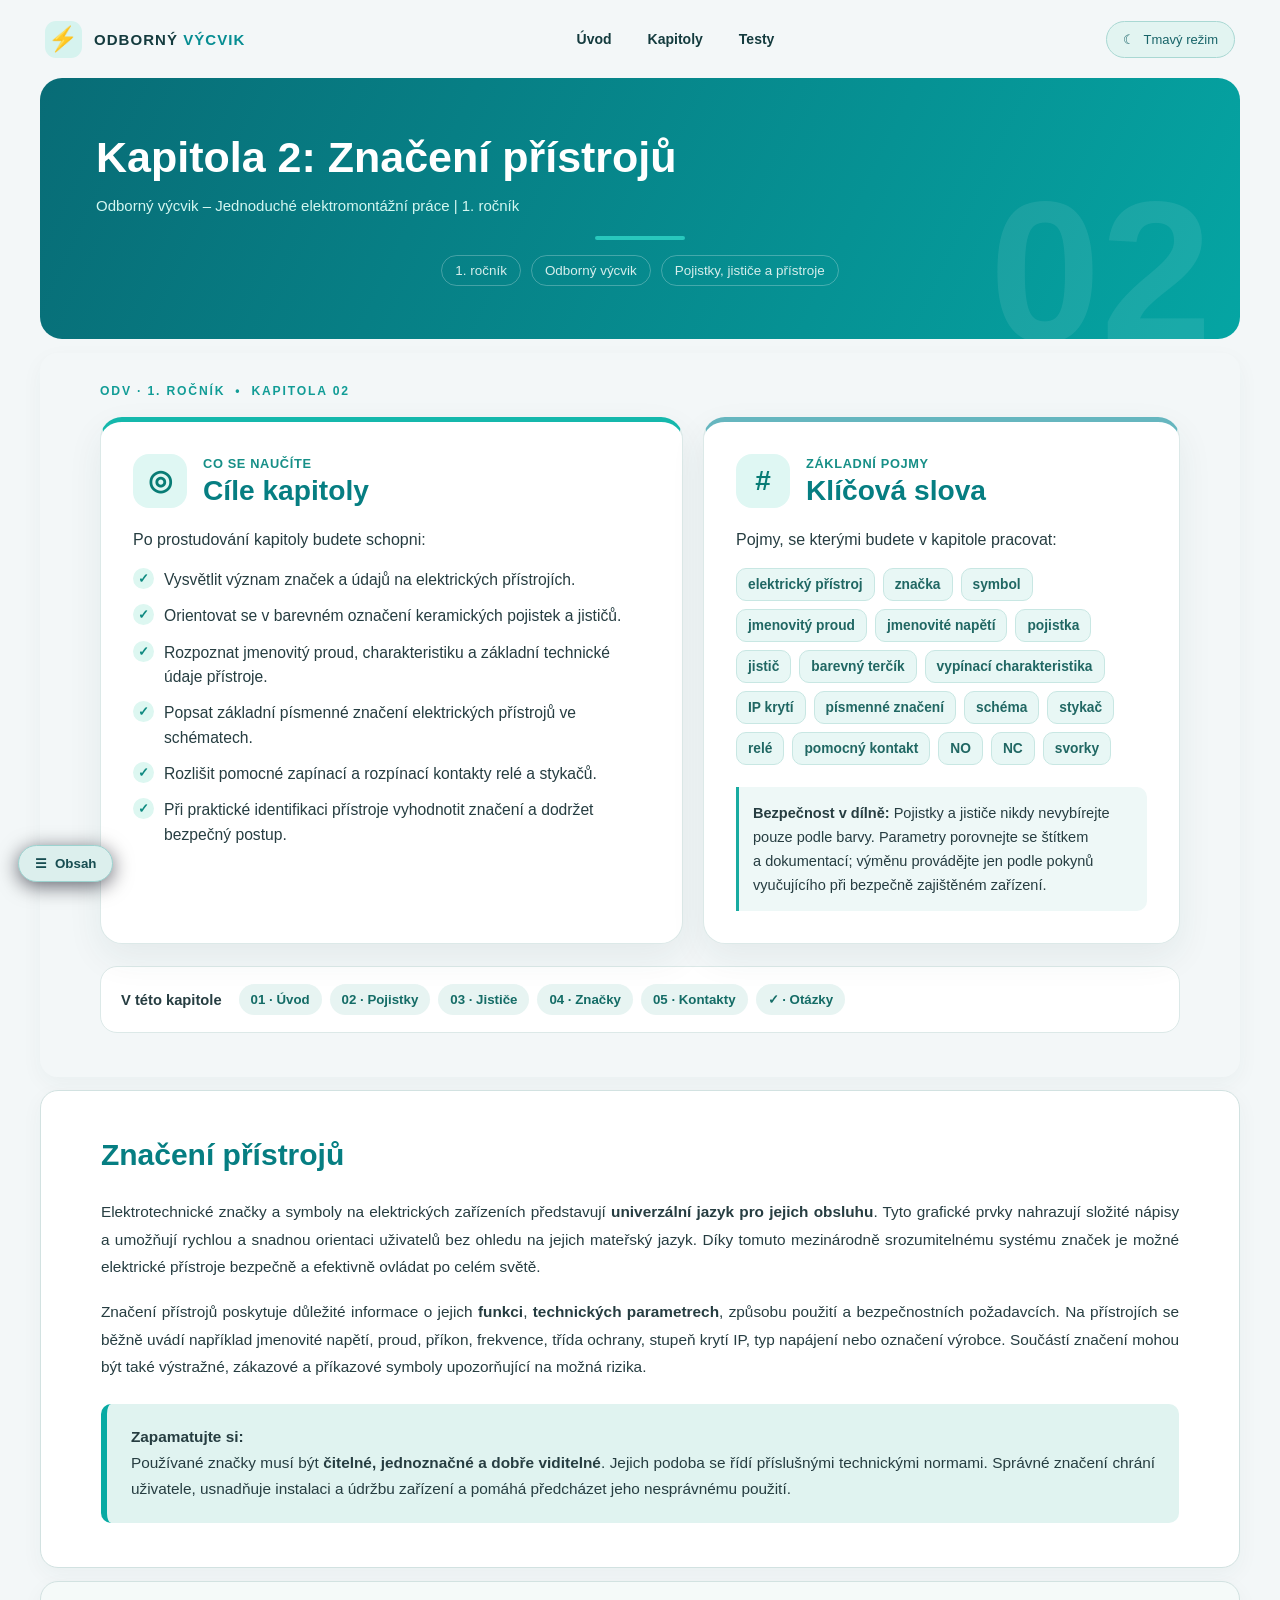
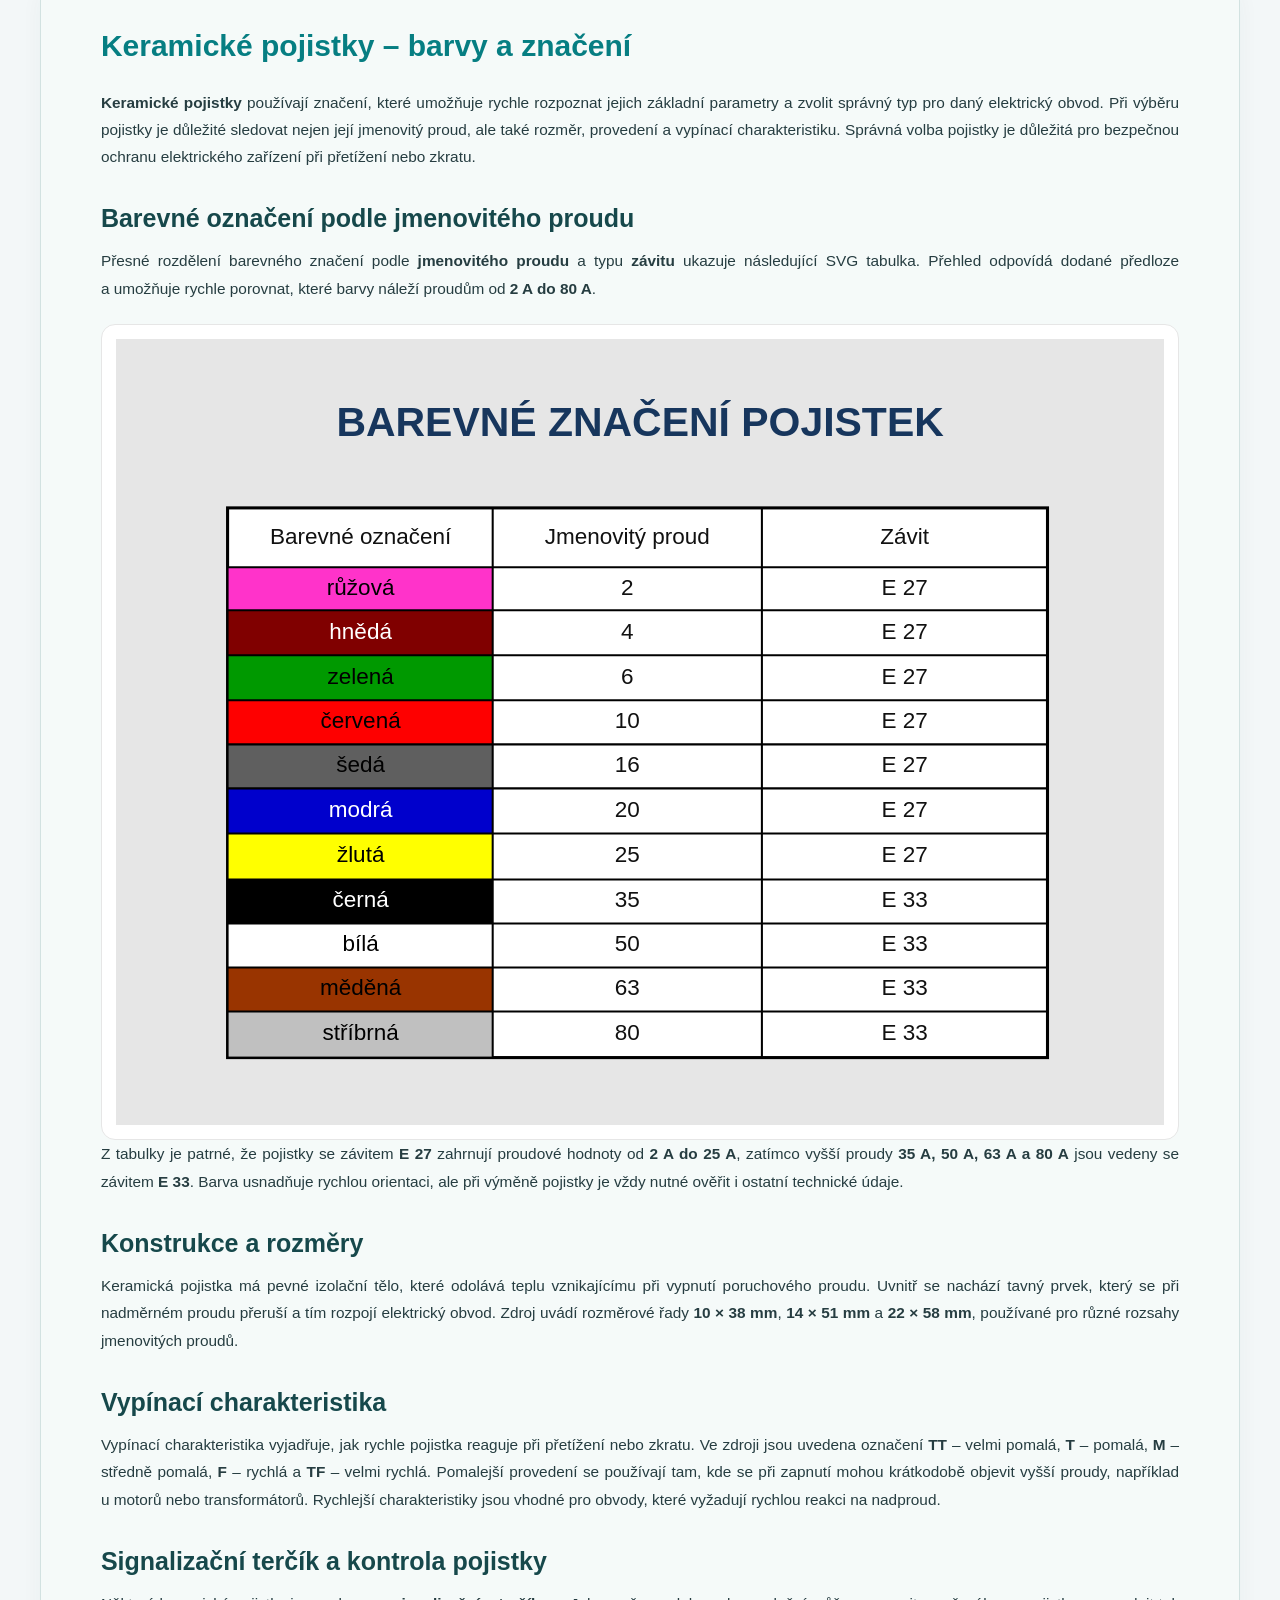
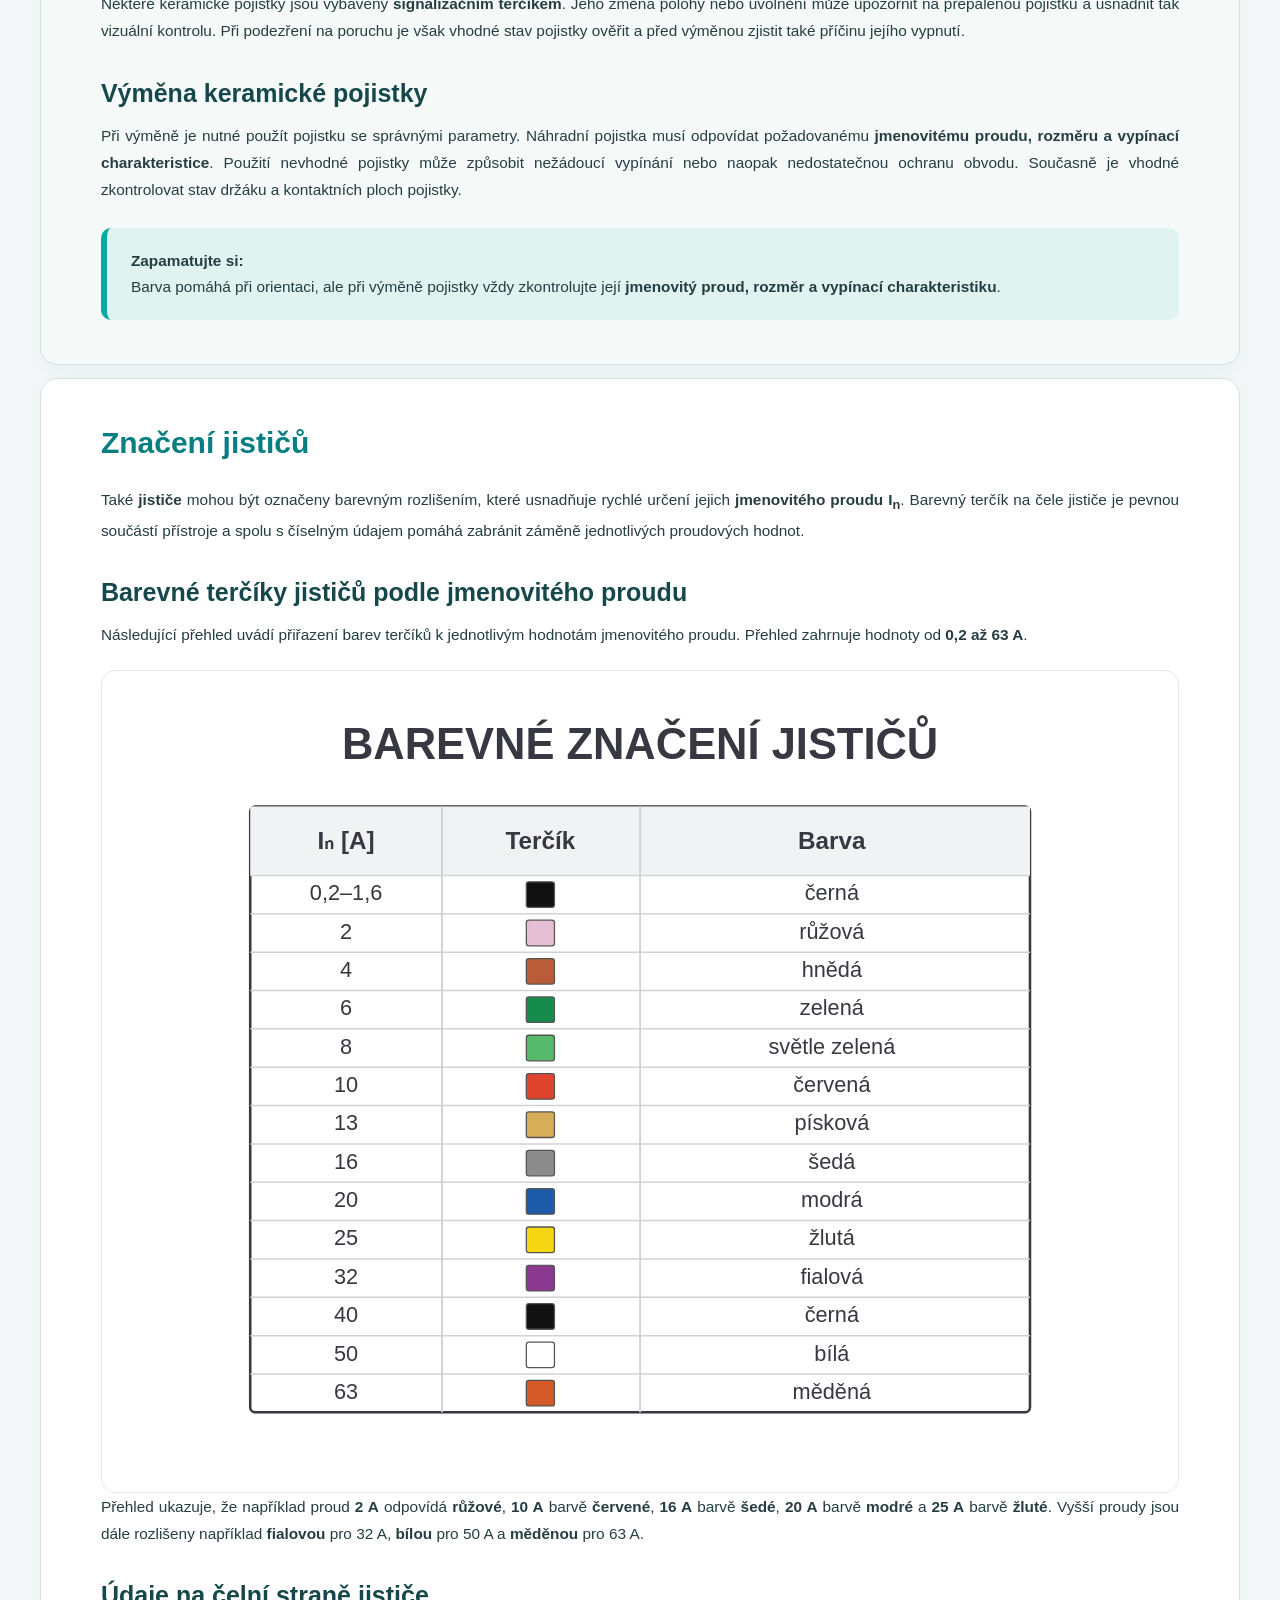
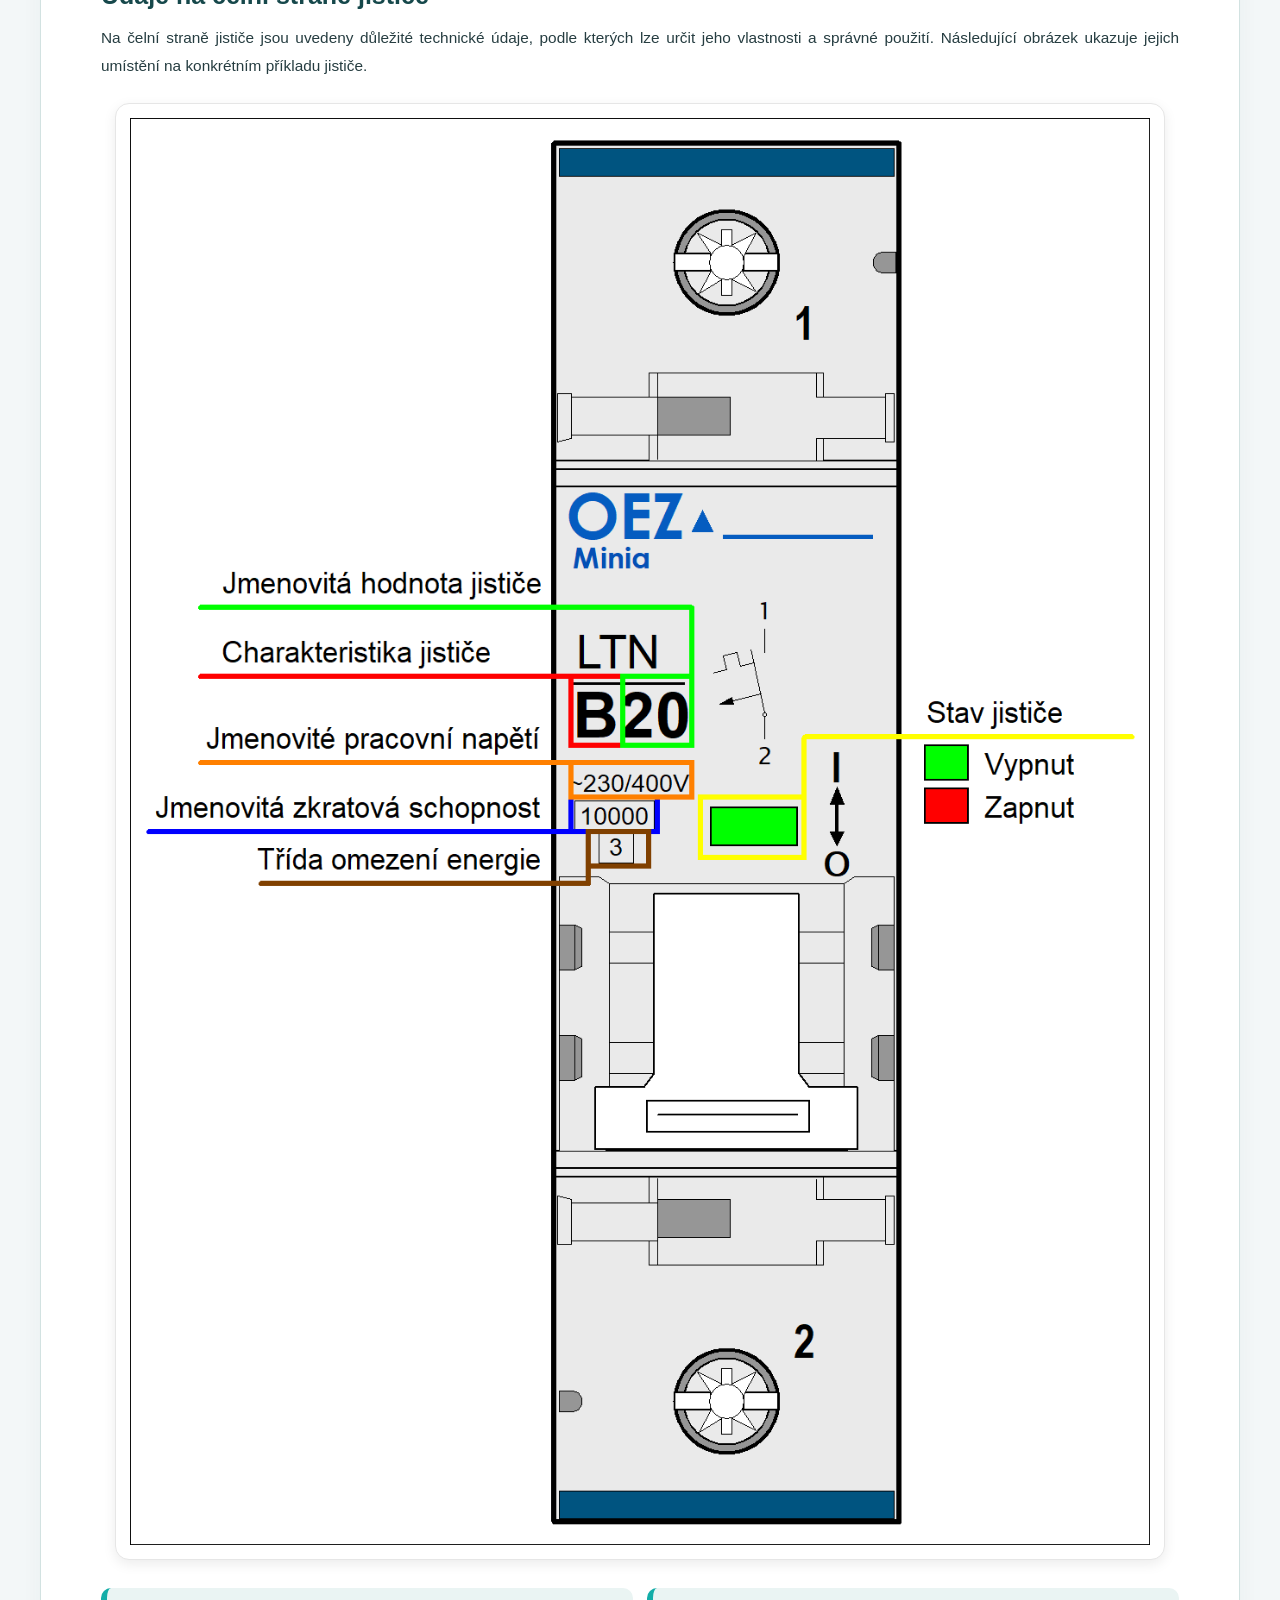
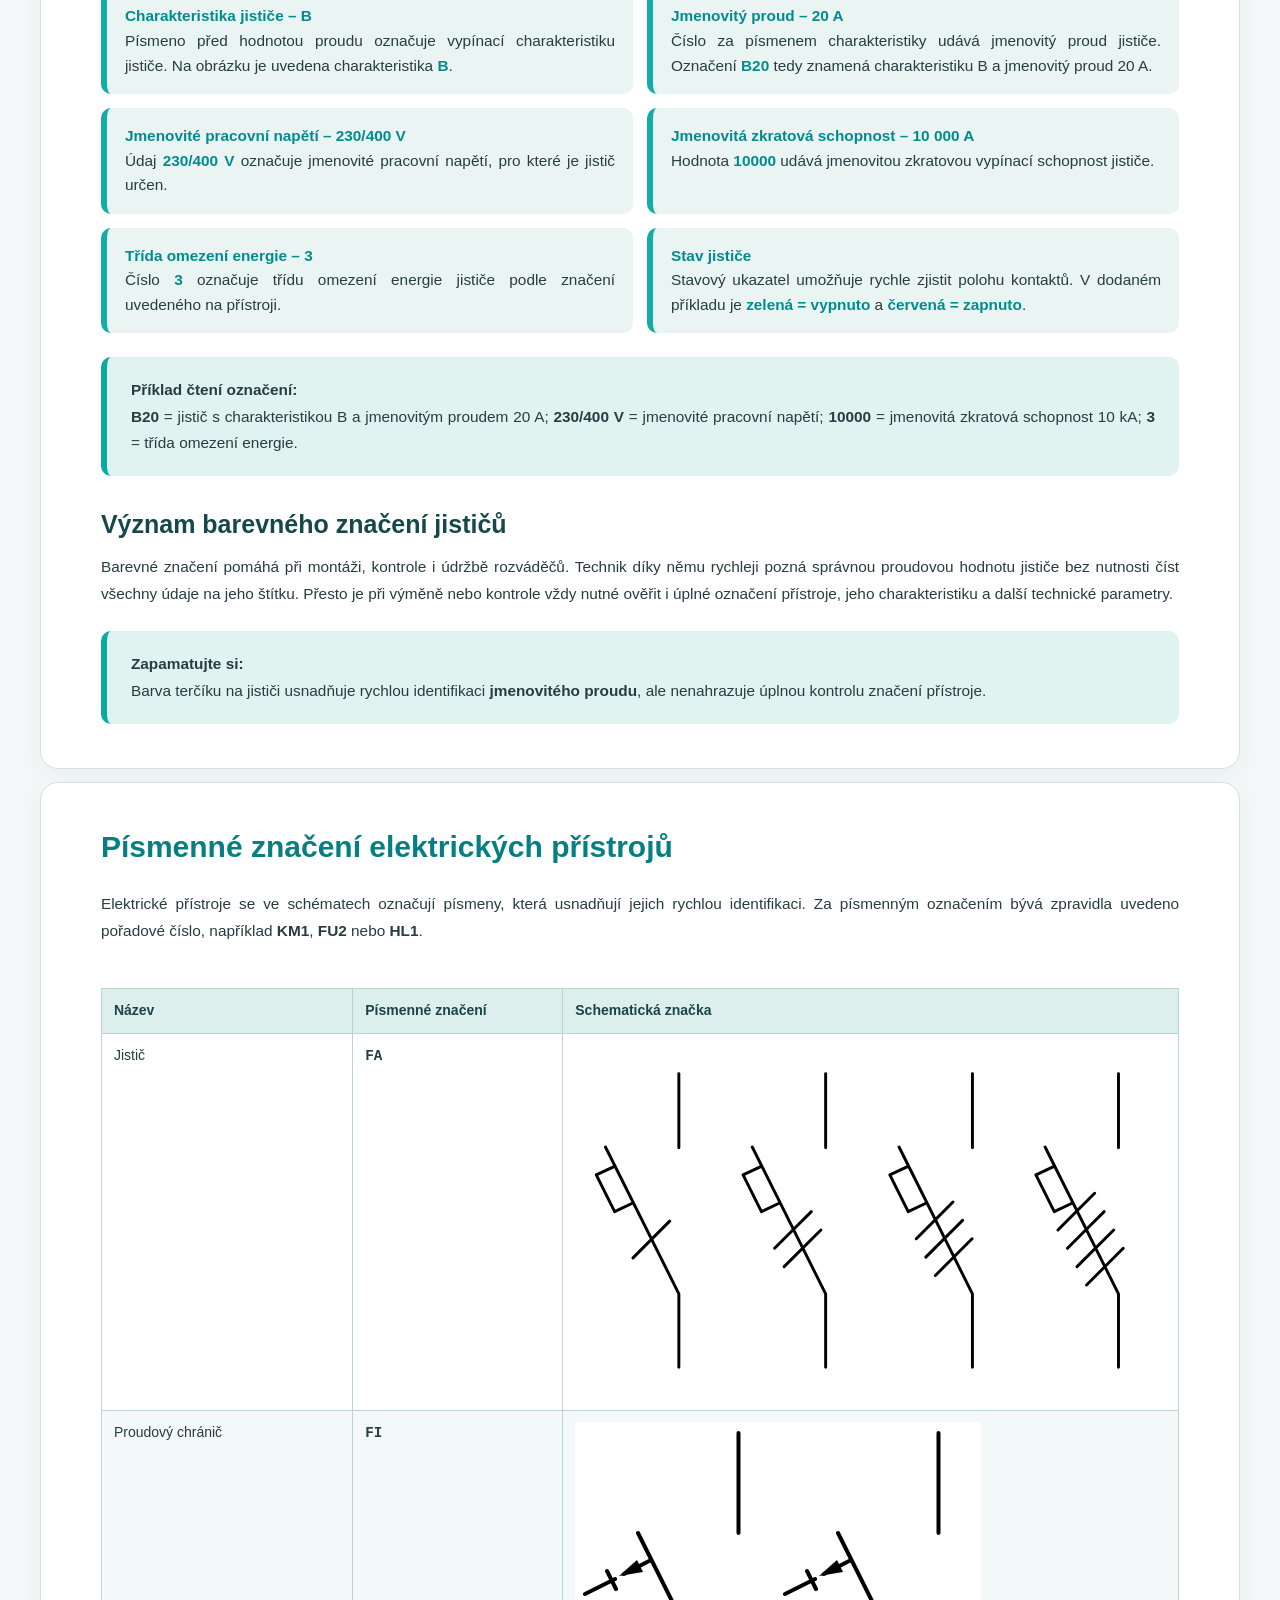
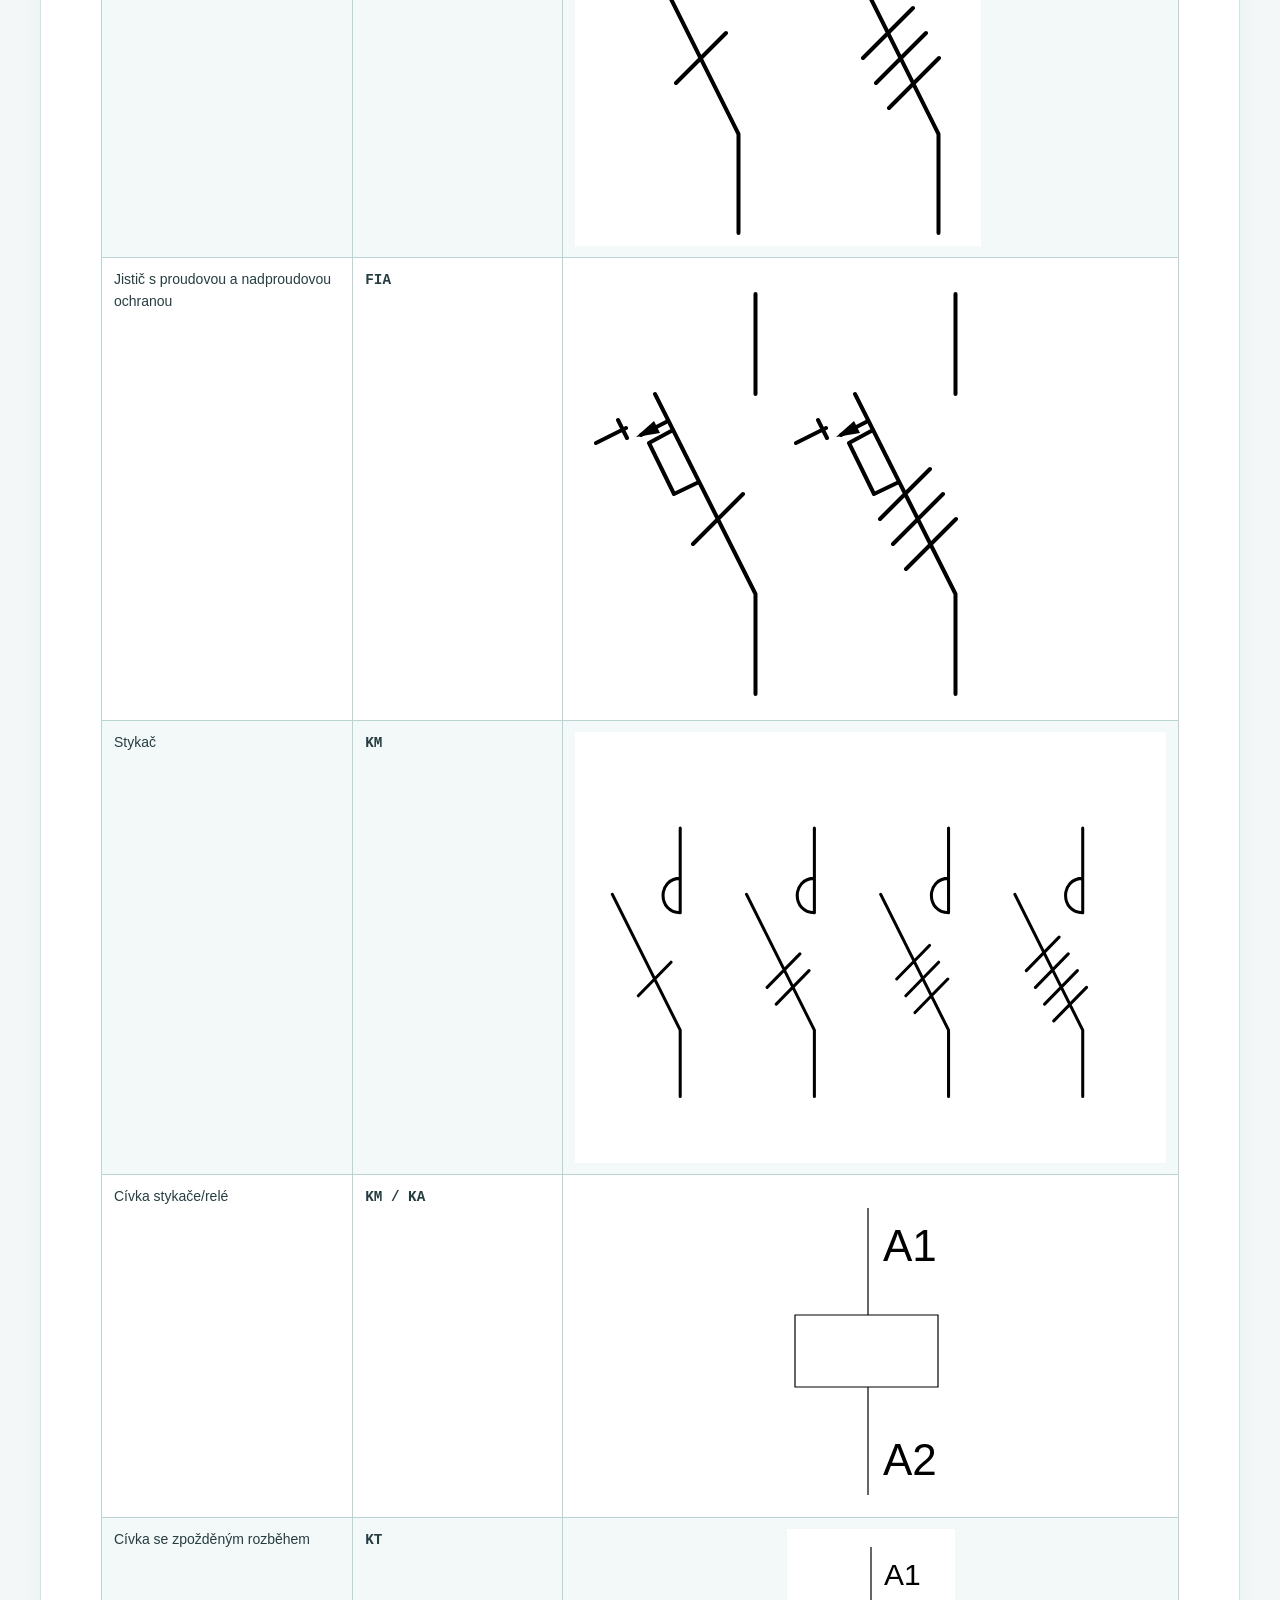
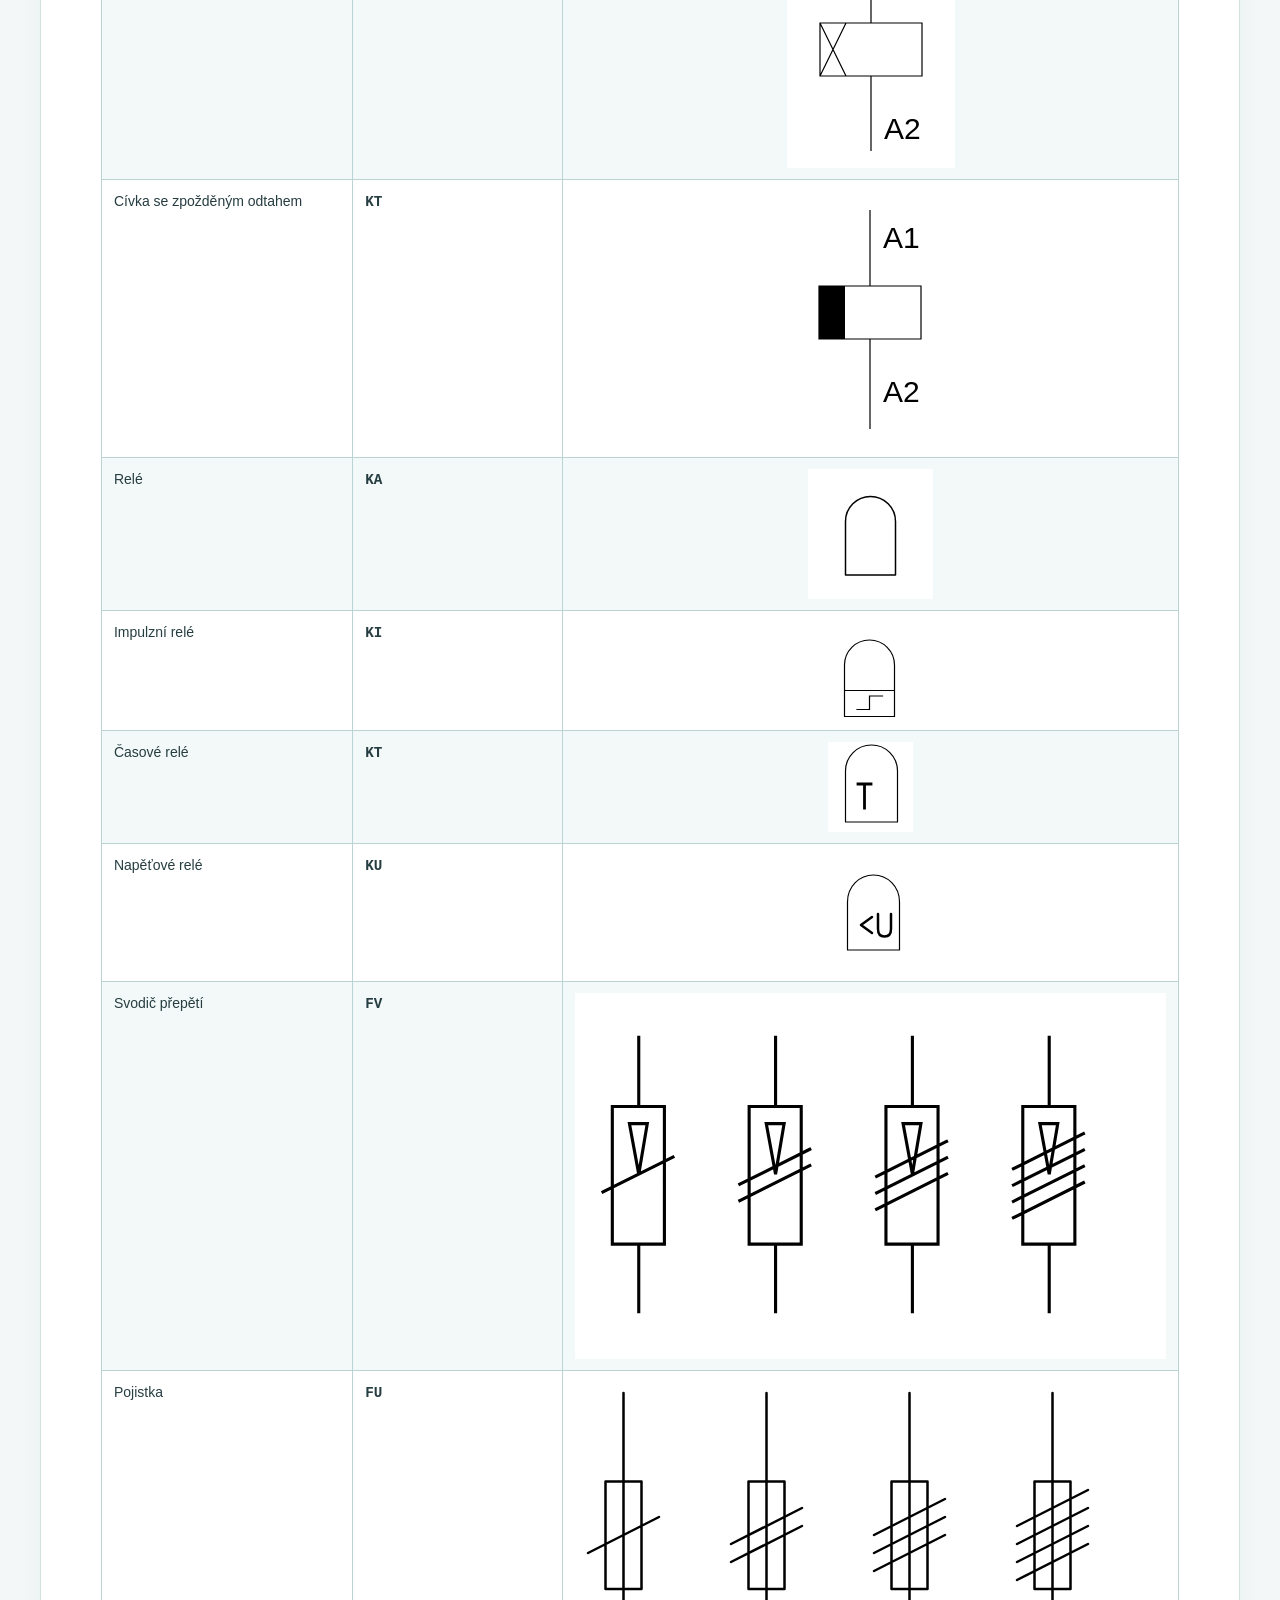
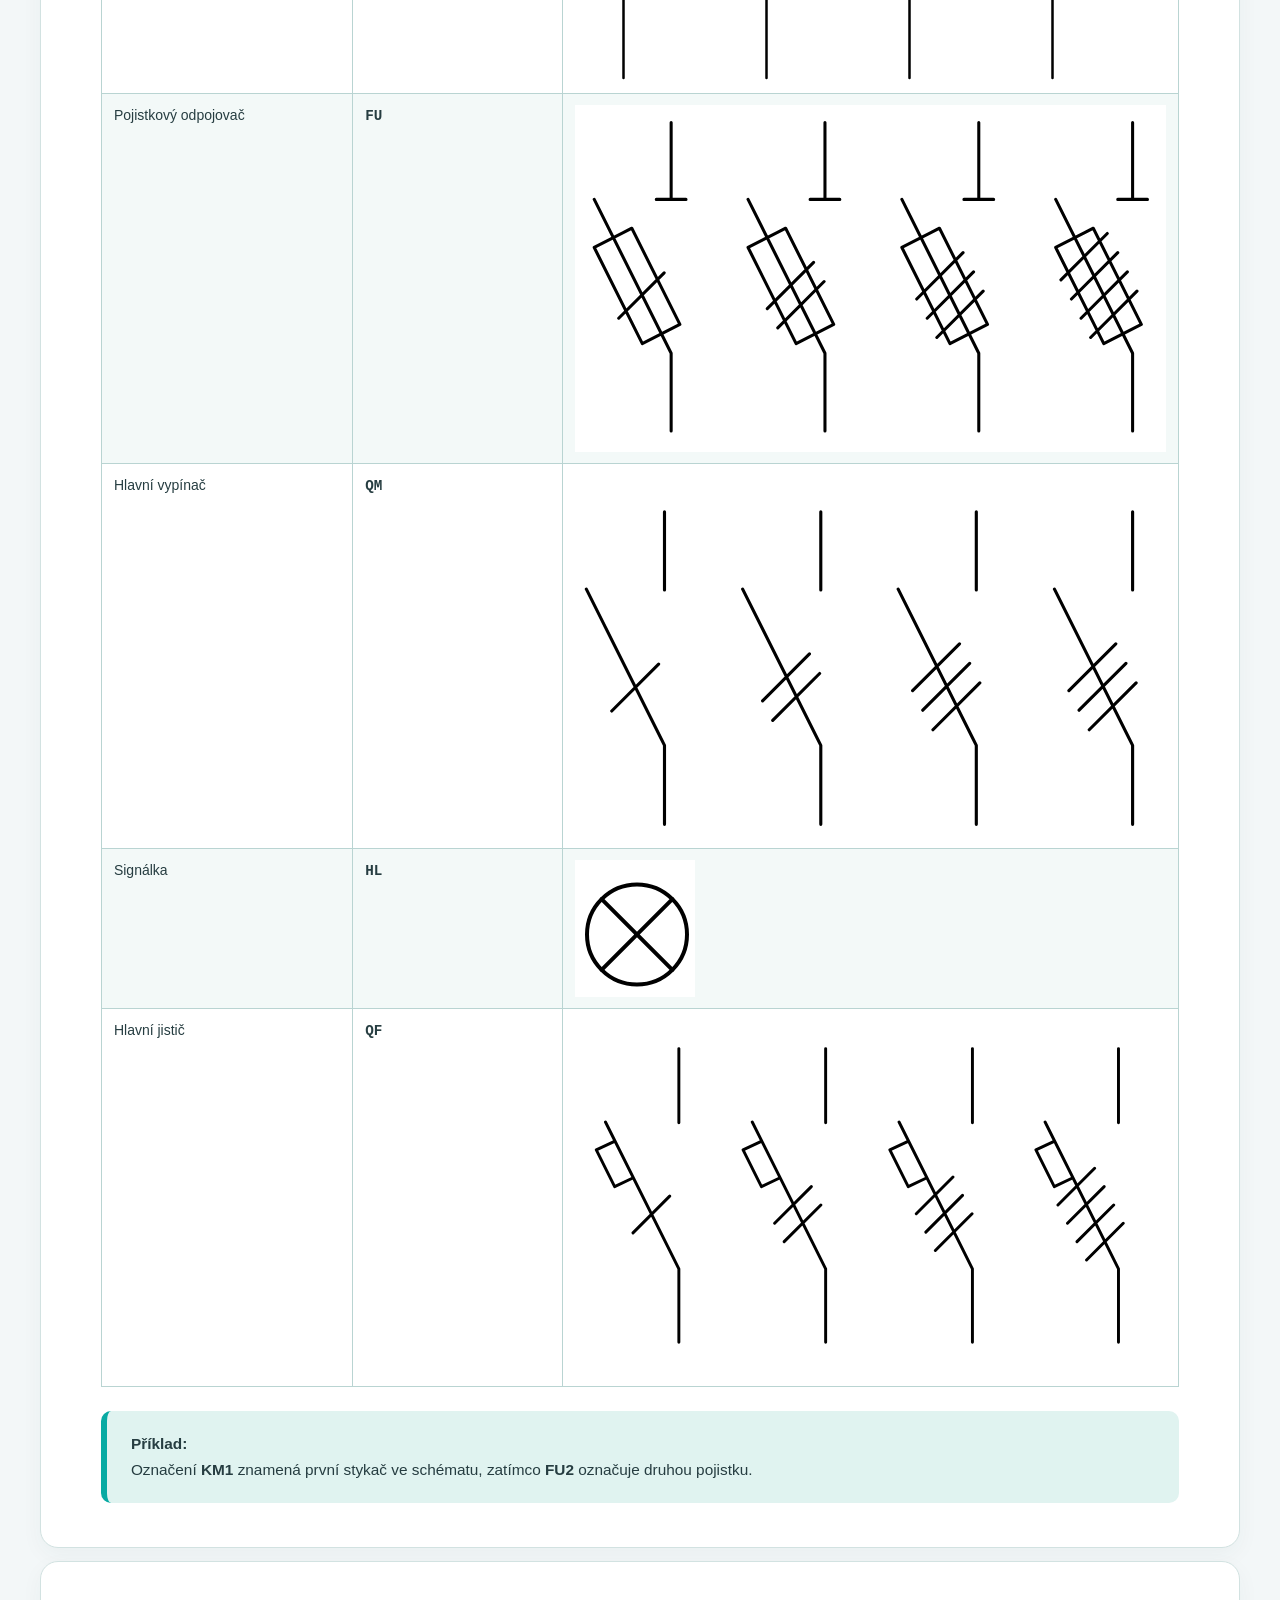
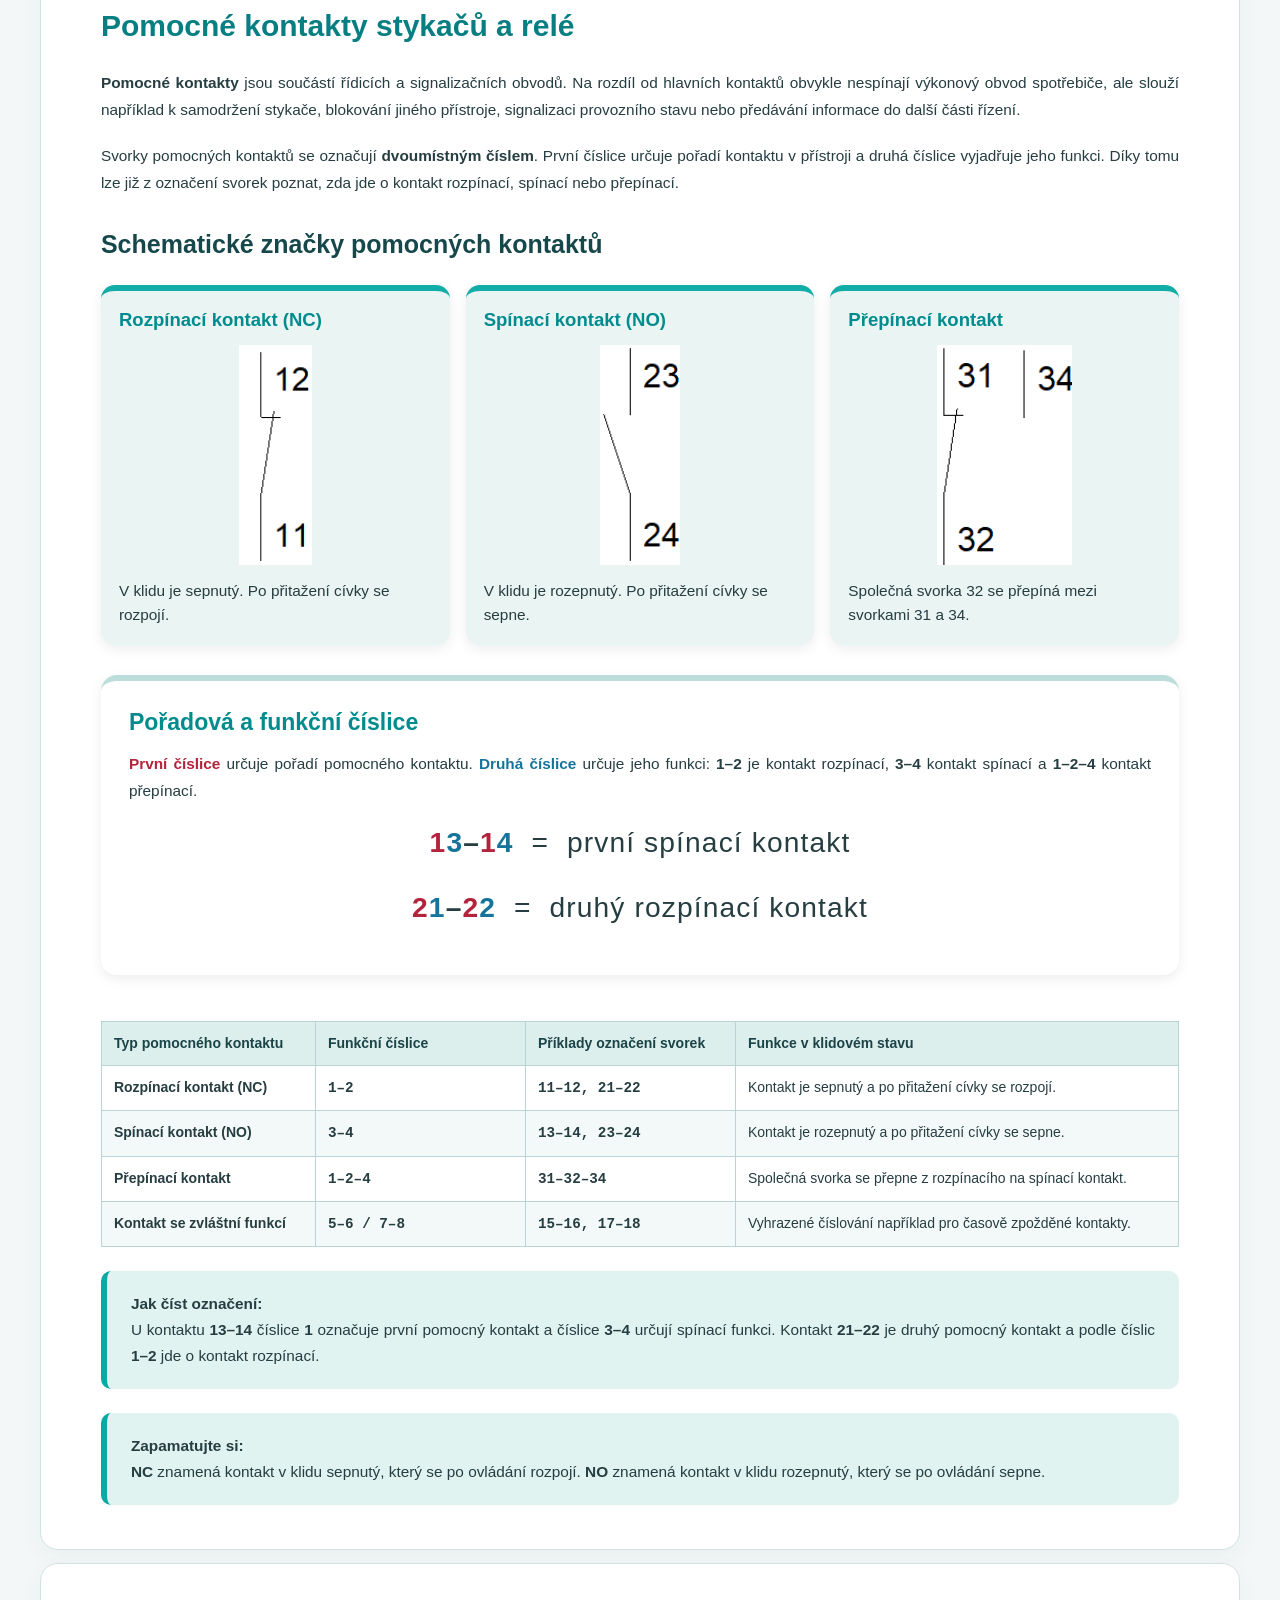
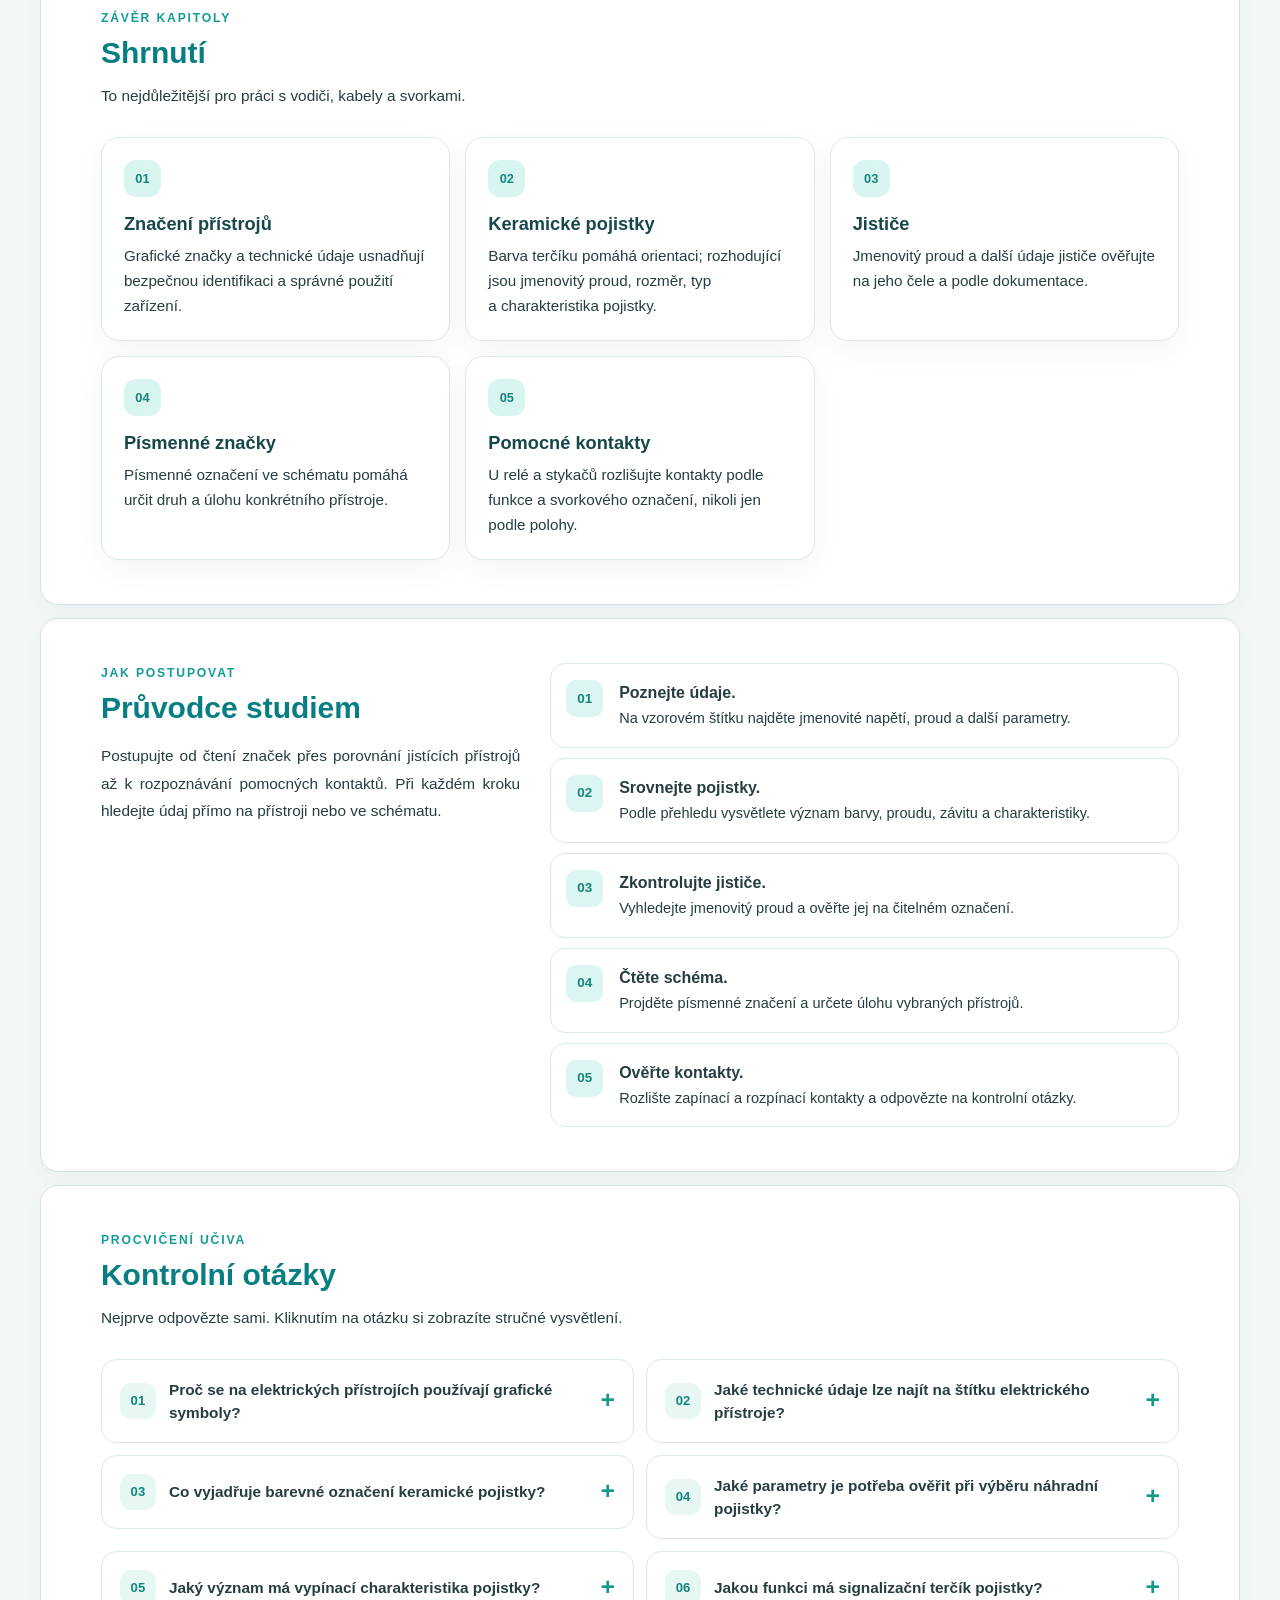
<file: kapitola2.1.html>
<!DOCTYPE html>
<!DOCTYPE html>

<html lang="cs">
<head><script>try{const t=localStorage.getItem("pra-arduino-theme");document.documentElement.dataset.theme=t==="dark"||t==="light"?t:(matchMedia("(prefers-color-scheme:dark)").matches?"dark":"light")}catch(e){document.documentElement.dataset.theme="light"}</script>
<meta charset="utf-8"/>
<meta content="width=device-width, initial-scale=1.0" name="viewport"/>
<title>Kapitola 2: Značení přístrojů | Odborný výcvik</title>
<link href="style/kapitola2.1.css?v=20261107-studium" rel="stylesheet"/><script defer="True" src="script/kapitola2.1.js?v=20261107-studium"></script></head>
<body><header aria-label="Hlavní navigace" class="site-topbar"><a aria-label="Odborný výcvik – úvodní stránka" class="site-brand" href="index.html"><span aria-hidden="true" class="site-brand-mark">⚡</span><span>ODBORNÝ <b>VÝCVIK</b></span></a><nav aria-label="Hlavní odkazy" class="site-links"><a href="index.html">Úvod</a><a href="index.html#kapitoly">Kapitoly</a><a href="index.html#testy">Testy</a></nav><button aria-label="Přepnout barevný režim" aria-pressed="false" class="theme-toggle" type="button"><span aria-hidden="true" class="theme-symbol">☾</span><span class="theme-label">Tmavý režim</span></button></header><button aria-controls="pra-chapter-menu" aria-expanded="false" aria-label="Otevřít obsah kapitoly" class="pra-nav-toggle" type="button"><span aria-hidden="true">☰</span><span>Obsah</span></button><dialog aria-labelledby="pra-menu-title" class="pra-nav-dialog" id="pra-chapter-menu"><div class="pra-nav-top"><strong id="pra-menu-title">Kapitola 2 · Obsah</strong><button aria-label="Zavřít menu" data-nav-close="" type="button">×</button></div><a class="pra-nav-home" href="index.html">⌂ Domů – odborný výcvik</a><nav aria-label="Části kapitoly"><a href="#studijni-cile">Cíle kapitoly</a><a href="#klicova-slova">Klíčová slova</a><a href="#pristroje">Značení přístrojů</a><a href="#pojistky">Keramické pojistky – barvy a značení</a><a href="#jistice">Značení jističů</a><a href="#pismenne-znaceni">Písmenné značení elektrických přístrojů</a><a href="#pomocne-kontakty">Pomocné kontakty stykačů a relé</a><a href="#shrnuti">Shrnutí</a><a href="#pruvodce-studiem">Průvodce studiem</a><a href="#kontrolni-otazky">Kontrolní otázky</a></nav></dialog><div class="pra-chapter vycvik-chapter" id="obsah-kapitoly" lang="cs"><header class="pra-hero" data-chapter="02">
<h1>Kapitola 2: Značení přístrojů</h1>
<p>Odborný výcvik – Jednoduché elektromontážní práce | 1. ročník</p>
<div aria-hidden="true" class="odv-hero-divider"></div><div class="odv-hero-metadata"><span>1. ročník</span><span>Odborný výcvik</span><span>Pojistky, jističe a přístroje</span></div></header><section aria-labelledby="odv-cile-title" class="pra-section odv-intro-section" id="studijni-cile"><div class="pra-container">
<div class="odv-kicker">ODV · 1. ROČNÍK <span>•</span> KAPITOLA 02</div>
<div class="odv-studijni-grid">
<article class="odv-study-card odv-study-goals">
<div class="odv-study-heading"><span aria-hidden="true" class="odv-study-icon">◎</span><div><span class="odv-label">Co se naučíte</span><h2 id="odv-cile-title">Cíle kapitoly</h2></div></div>
<p>Po prostudování kapitoly budete schopni:</p>
<ul class="odv-goals-list"><li>Vysvětlit význam značek a údajů na elektrických přístrojích.</li><li>Orientovat se v barevném označení keramických pojistek a jističů.</li><li>Rozpoznat jmenovitý proud, charakteristiku a základní technické údaje přístroje.</li><li>Popsat základní písmenné značení elektrických přístrojů ve schématech.</li><li>Rozlišit pomocné zapínací a rozpínací kontakty relé a stykačů.</li><li>Při praktické identifikaci přístroje vyhodnotit značení a dodržet bezpečný postup.</li></ul>
</article>
<article aria-labelledby="odv-keywords-title" class="odv-study-card odv-study-keywords" id="klicova-slova">
<div class="odv-study-heading"><span aria-hidden="true" class="odv-study-icon">#</span><div><span class="odv-label">Základní pojmy</span><h2 id="odv-keywords-title">Klíčová slova</h2></div></div>
<p>Pojmy, se kterými budete v kapitole pracovat:</p>
<div class="odv-keyword-cloud"><span>elektrický přístroj</span><span>značka</span><span>symbol</span><span>jmenovitý proud</span><span>jmenovité napětí</span><span>pojistka</span><span>jistič</span><span>barevný terčík</span><span>vypínací charakteristika</span><span>IP krytí</span><span>písmenné značení</span><span>schéma</span><span>stykač</span><span>relé</span><span>pomocný kontakt</span><span>NO</span><span>NC</span><span>svorky</span></div>
<div class="odv-study-tip"><strong>Bezpečnost v dílně:</strong> Pojistky a jističe nikdy nevybírejte pouze podle barvy. Parametry porovnejte se štítkem a dokumentací; výměnu provádějte jen podle pokynů vyučujícího při bezpečně zajištěném zařízení.</div>
</article>
</div>
<nav aria-label="Rychlý přehled kapitoly" class="odv-quick-nav"><strong>V této kapitole</strong><div><a href="#pristroje">01 · Úvod</a><a href="#pojistky">02 · Pojistky</a><a href="#jistice">03 · Jističe</a><a href="#pismenne-znaceni">04 · Značky</a><a href="#pomocne-kontakty">05 · Kontakty</a><a href="#kontrolni-otazky">✓ · Otázky</a></div></nav>
</div></section><section class="pra-section" id="pristroje">
<div class="pra-container">
<h2>Značení přístrojů</h2>
<p>
      Elektrotechnické značky a symboly na elektrických zařízeních představují
      <strong>univerzální jazyk pro jejich obsluhu</strong>. Tyto grafické prvky nahrazují
      složité nápisy a umožňují rychlou a snadnou orientaci uživatelů bez ohledu na jejich
      mateřský jazyk. Díky tomuto mezinárodně srozumitelnému systému značek je možné
      elektrické přístroje bezpečně a efektivně ovládat po celém světě.
    </p>
<p>
      Značení přístrojů poskytuje důležité informace o jejich <strong>funkci</strong>,
      <strong>technických parametrech</strong>, způsobu použití a bezpečnostních požadavcích.
      Na přístrojích se běžně uvádí například jmenovité napětí, proud, příkon, frekvence,
      třída ochrany, stupeň krytí IP, typ napájení nebo označení výrobce. Součástí značení
      mohou být také výstražné, zákazové a příkazové symboly upozorňující na možná rizika.
    </p>
<div class="pra-callout">
<strong>Zapamatujte si:</strong><br/>
      Používané značky musí být <strong>čitelné, jednoznačné a dobře viditelné</strong>.
      Jejich podoba se řídí příslušnými technickými normami. Správné značení chrání
      uživatele, usnadňuje instalaci a údržbu zařízení a pomáhá předcházet jeho
      nesprávnému použití.
    </div>
</div>
</section><section class="pra-section alt" id="pojistky">
<div class="pra-container">
<h2>Keramické pojistky – barvy a značení</h2>
<p>
<strong>Keramické pojistky</strong> používají značení, které umožňuje rychle rozpoznat
      jejich základní parametry a zvolit správný typ pro daný elektrický obvod. Při výběru
      pojistky je důležité sledovat nejen její jmenovitý proud, ale také rozměr, provedení
      a vypínací charakteristiku. Správná volba pojistky je důležitá pro bezpečnou ochranu
      elektrického zařízení při přetížení nebo zkratu.
    </p>
<h3>Barevné označení podle jmenovitého proudu</h3>
<p>
      Přesné rozdělení barevného značení podle <strong>jmenovitého proudu</strong> a typu
      <strong>závitu</strong> ukazuje následující SVG tabulka. Přehled odpovídá dodané předloze
      a umožňuje rychle porovnat, které barvy náleží proudům od <strong>2 A do 80 A</strong>.
    </p>
<div class="pra-marking-svg">
<svg aria-label="Barevné značení pojistek podle jmenovitého proudu a závitu" height="768" role="img" viewbox="0 0 1024 768" width="1024" xmlns="http://www.w3.org/2000/svg">
<title>Barevné značení pojistek</title>
<rect fill="#e6e6e6" height="768" width="1024"></rect>
<text fill="#17365d" font-family="Arial, Helvetica, sans-serif" font-size="40" font-weight="700" text-anchor="middle" x="512" y="95">BAREVNÉ ZNAČENÍ POJISTEK</text>
<rect fill="#ffffff" height="537" stroke="#000000" stroke-width="3" width="801" x="109" y="165"></rect>
<!-- Barevné výplně levého sloupce -->
<rect fill="#ff33ca" height="42" width="258" x="110" y="223"></rect>
<rect fill="#800000" height="44" width="258" x="110" y="265"></rect>
<rect fill="#009900" height="44" width="258" x="110" y="309"></rect>
<rect fill="#fe0000" height="43" width="258" x="110" y="353"></rect>
<rect fill="#5f5f5f" height="43" width="258" x="110" y="396"></rect>
<rect fill="#0000cc" height="44" width="258" x="110" y="439"></rect>
<rect fill="#ffff00" height="45" width="258" x="110" y="483"></rect>
<rect fill="#000000" height="43" width="258" x="110" y="528"></rect>
<rect fill="#ffffff" height="43" width="258" x="110" y="571"></rect>
<rect fill="#993400" height="43" width="258" x="110" y="614"></rect>
<rect fill="#c0c0c0" height="44" width="258" x="110" y="657"></rect>
<!-- Svislé čáry -->
<line stroke="#000000" stroke-width="2" x1="368" x2="368" y1="165" y2="702"></line>
<line stroke="#000000" stroke-width="2" x1="631" x2="631" y1="165" y2="702"></line>
<!-- Vodorovné čáry -->
<line stroke="#000000" stroke-width="2" x1="109" x2="910" y1="223" y2="223"></line>
<line stroke="#000000" stroke-width="2" x1="109" x2="910" y1="265" y2="265"></line>
<line stroke="#000000" stroke-width="2" x1="109" x2="910" y1="309" y2="309"></line>
<line stroke="#000000" stroke-width="2" x1="109" x2="910" y1="353" y2="353"></line>
<line stroke="#000000" stroke-width="2" x1="109" x2="910" y1="396" y2="396"></line>
<line stroke="#000000" stroke-width="2" x1="109" x2="910" y1="439" y2="439"></line>
<line stroke="#000000" stroke-width="2" x1="109" x2="910" y1="483" y2="483"></line>
<line stroke="#000000" stroke-width="2" x1="109" x2="910" y1="528" y2="528"></line>
<line stroke="#000000" stroke-width="2" x1="109" x2="910" y1="571" y2="571"></line>
<line stroke="#000000" stroke-width="2" x1="109" x2="910" y1="614" y2="614"></line>
<line stroke="#000000" stroke-width="2" x1="109" x2="910" y1="657" y2="657"></line>
<!-- Záhlaví -->
<g fill="#111111" font-family="Arial, Helvetica, sans-serif" font-size="22" font-weight="400">
<text dominant-baseline="middle" text-anchor="middle" x="239" y="194">Barevné označení</text>
<text dominant-baseline="middle" text-anchor="middle" x="499.5" y="194">Jmenovitý proud</text>
<text dominant-baseline="middle" text-anchor="middle" x="770.5" y="194">Závit</text>
</g>
<!-- Řádky tabulky -->
<g font-family="Arial, Helvetica, sans-serif" font-size="22" font-weight="400">
<text dominant-baseline="middle" fill="#000000" text-anchor="middle" x="239" y="244">růžová</text>
<text dominant-baseline="middle" fill="#ffffff" text-anchor="middle" x="239" y="287">hnědá</text>
<text dominant-baseline="middle" fill="#000000" text-anchor="middle" x="239" y="331">zelená</text>
<text dominant-baseline="middle" fill="#000000" text-anchor="middle" x="239" y="374">červená</text>
<text dominant-baseline="middle" fill="#000000" text-anchor="middle" x="239" y="417">šedá</text>
<text dominant-baseline="middle" fill="#ffffff" text-anchor="middle" x="239" y="461">modrá</text>
<text dominant-baseline="middle" fill="#000000" text-anchor="middle" x="239" y="505">žlutá</text>
<text dominant-baseline="middle" fill="#ffffff" text-anchor="middle" x="239" y="549">černá</text>
<text dominant-baseline="middle" fill="#000000" text-anchor="middle" x="239" y="592">bílá</text>
<text dominant-baseline="middle" fill="#000000" text-anchor="middle" x="239" y="635">měděná</text>
<text dominant-baseline="middle" fill="#000000" text-anchor="middle" x="239" y="679">stříbrná</text>
<text dominant-baseline="middle" fill="#111111" text-anchor="middle" x="499.5" y="244">2</text>
<text dominant-baseline="middle" fill="#111111" text-anchor="middle" x="499.5" y="287">4</text>
<text dominant-baseline="middle" fill="#111111" text-anchor="middle" x="499.5" y="331">6</text>
<text dominant-baseline="middle" fill="#111111" text-anchor="middle" x="499.5" y="374">10</text>
<text dominant-baseline="middle" fill="#111111" text-anchor="middle" x="499.5" y="417">16</text>
<text dominant-baseline="middle" fill="#111111" text-anchor="middle" x="499.5" y="461">20</text>
<text dominant-baseline="middle" fill="#111111" text-anchor="middle" x="499.5" y="505">25</text>
<text dominant-baseline="middle" fill="#111111" text-anchor="middle" x="499.5" y="549">35</text>
<text dominant-baseline="middle" fill="#111111" text-anchor="middle" x="499.5" y="592">50</text>
<text dominant-baseline="middle" fill="#111111" text-anchor="middle" x="499.5" y="635">63</text>
<text dominant-baseline="middle" fill="#111111" text-anchor="middle" x="499.5" y="679">80</text>
<text dominant-baseline="middle" fill="#111111" text-anchor="middle" x="770.5" y="244">E 27</text>
<text dominant-baseline="middle" fill="#111111" text-anchor="middle" x="770.5" y="287">E 27</text>
<text dominant-baseline="middle" fill="#111111" text-anchor="middle" x="770.5" y="331">E 27</text>
<text dominant-baseline="middle" fill="#111111" text-anchor="middle" x="770.5" y="374">E 27</text>
<text dominant-baseline="middle" fill="#111111" text-anchor="middle" x="770.5" y="417">E 27</text>
<text dominant-baseline="middle" fill="#111111" text-anchor="middle" x="770.5" y="461">E 27</text>
<text dominant-baseline="middle" fill="#111111" text-anchor="middle" x="770.5" y="505">E 27</text>
<text dominant-baseline="middle" fill="#111111" text-anchor="middle" x="770.5" y="549">E 33</text>
<text dominant-baseline="middle" fill="#111111" text-anchor="middle" x="770.5" y="592">E 33</text>
<text dominant-baseline="middle" fill="#111111" text-anchor="middle" x="770.5" y="635">E 33</text>
<text dominant-baseline="middle" fill="#111111" text-anchor="middle" x="770.5" y="679">E 33</text>
</g>
</svg>
</div>
<p>
      Z tabulky je patrné, že pojistky se závitem <strong>E 27</strong> zahrnují proudové hodnoty
      od <strong>2 A do 25 A</strong>, zatímco vyšší proudy <strong>35 A, 50 A, 63 A a 80 A</strong>
      jsou vedeny se závitem <strong>E 33</strong>. Barva usnadňuje rychlou orientaci, ale při
      výměně pojistky je vždy nutné ověřit i ostatní technické údaje.
    </p>
<h3>Konstrukce a rozměry</h3>
<p>
      Keramická pojistka má pevné izolační tělo, které odolává teplu vznikajícímu při vypnutí
      poruchového proudu. Uvnitř se nachází tavný prvek, který se při nadměrném proudu přeruší
      a tím rozpojí elektrický obvod. Zdroj uvádí rozměrové řady <strong>10 × 38 mm</strong>,
      <strong>14 × 51 mm</strong> a <strong>22 × 58 mm</strong>, používané pro různé rozsahy
      jmenovitých proudů.
    </p>
<h3>Vypínací charakteristika</h3>
<p>
      Vypínací charakteristika vyjadřuje, jak rychle pojistka reaguje při přetížení nebo zkratu.
      Ve zdroji jsou uvedena označení <strong>TT</strong> – velmi pomalá, <strong>T</strong> – pomalá,
      <strong>M</strong> – středně pomalá, <strong>F</strong> – rychlá a <strong>TF</strong> – velmi rychlá.
      Pomalejší provedení se používají tam, kde se při zapnutí mohou krátkodobě objevit vyšší
      proudy, například u motorů nebo transformátorů. Rychlejší charakteristiky jsou vhodné pro
      obvody, které vyžadují rychlou reakci na nadproud.
    </p>
<h3>Signalizační terčík a kontrola pojistky</h3>
<p>
      Některé keramické pojistky jsou vybaveny <strong>signalizačním terčíkem</strong>. Jeho změna
      polohy nebo uvolnění může upozornit na přepálenou pojistku a usnadnit tak vizuální kontrolu.
      Při podezření na poruchu je však vhodné stav pojistky ověřit a před výměnou zjistit také
      příčinu jejího vypnutí.
    </p>
<h3>Výměna keramické pojistky</h3>
<p>
      Při výměně je nutné použít pojistku se správnými parametry. Náhradní pojistka musí odpovídat
      požadovanému <strong>jmenovitému proudu, rozměru a vypínací charakteristice</strong>. Použití
      nevhodné pojistky může způsobit nežádoucí vypínání nebo naopak nedostatečnou ochranu obvodu.
      Současně je vhodné zkontrolovat stav držáku a kontaktních ploch pojistky.
    </p>
<div class="pra-callout">
<strong>Zapamatujte si:</strong><br/>
      Barva pomáhá při orientaci, ale při výměně pojistky vždy zkontrolujte její
      <strong>jmenovitý proud, rozměr a vypínací charakteristiku</strong>.
    </div>
</div>
</section><section class="pra-section" id="jistice">
<div class="pra-container">
<h2>Značení jističů</h2>
<p>
      Také <strong>jističe</strong> mohou být označeny barevným rozlišením, které usnadňuje
      rychlé určení jejich <strong>jmenovitého proudu I<sub>n</sub></strong>. Barevný terčík na čele
      jističe je pevnou součástí přístroje a spolu s číselným údajem pomáhá zabránit záměně
      jednotlivých proudových hodnot.
    </p>
<h3>Barevné terčíky jističů podle jmenovitého proudu</h3>
<p>
      Následující přehled uvádí přiřazení barev terčíků
      k jednotlivým hodnotám jmenovitého proudu. Přehled zahrnuje hodnoty od
      <strong>0,2 až 63 A</strong>.
    </p>
<div class="pra-marking-svg">
<svg aria-label="Barevné značení jističů podle jmenovitého proudu" height="620" role="img" viewbox="0 0 820 620" width="820" xmlns="http://www.w3.org/2000/svg">
<title>Barevné značení jističů</title>
<rect fill="#ffffff" height="620" width="820"></rect>
<text fill="#373841" font-family="Verdana, Arial, Helvetica, sans-serif" font-size="34" font-weight="700" text-anchor="middle" x="410" y="58">
    BAREVNÉ ZNAČENÍ JISTIČŮ
  </text>
<rect fill="#ffffff" height="474" rx="4" stroke="#373841" stroke-width="2" width="610" x="105" y="95"></rect>
<rect fill="#f1f2f4" height="54" width="610" x="105" y="95"></rect>
<line stroke="#d0d2d5" stroke-width="1.5" x1="255" x2="255" y1="95" y2="569"></line>
<line stroke="#d0d2d5" stroke-width="1.5" x1="410" x2="410" y1="95" y2="569"></line>
<g stroke="#d0d2d5" stroke-width="1.2">
<line x1="105" x2="715" y1="149" y2="149"></line>
<line x1="105" x2="715" y1="179" y2="179"></line>
<line x1="105" x2="715" y1="209" y2="209"></line>
<line x1="105" x2="715" y1="239" y2="239"></line>
<line x1="105" x2="715" y1="269" y2="269"></line>
<line x1="105" x2="715" y1="299" y2="299"></line>
<line x1="105" x2="715" y1="329" y2="329"></line>
<line x1="105" x2="715" y1="359" y2="359"></line>
<line x1="105" x2="715" y1="389" y2="389"></line>
<line x1="105" x2="715" y1="419" y2="419"></line>
<line x1="105" x2="715" y1="449" y2="449"></line>
<line x1="105" x2="715" y1="479" y2="479"></line>
<line x1="105" x2="715" y1="509" y2="509"></line>
<line x1="105" x2="715" y1="539" y2="539"></line>
</g>
<g fill="#373841" font-family="Verdana, Arial, Helvetica, sans-serif">
<g font-size="19" font-weight="700">
<text dominant-baseline="middle" text-anchor="middle" x="180" y="123">Iₙ [A]</text>
<text dominant-baseline="middle" text-anchor="middle" x="332" y="123">Terčík</text>
<text dominant-baseline="middle" text-anchor="middle" x="560" y="123">Barva</text>
</g>
<g font-size="17">
<text dominant-baseline="middle" text-anchor="middle" x="180" y="164">0,2–1,6</text>
<rect fill="#111111" height="20" rx="2" stroke="#555" width="22" x="321" y="154"></rect>
<text dominant-baseline="middle" text-anchor="middle" x="560" y="164">černá</text>
<text dominant-baseline="middle" text-anchor="middle" x="180" y="194">2</text>
<rect fill="#e6bfd4" height="20" rx="2" stroke="#555" width="22" x="321" y="184"></rect>
<text dominant-baseline="middle" text-anchor="middle" x="560" y="194">růžová</text>
<text dominant-baseline="middle" text-anchor="middle" x="180" y="224">4</text>
<rect fill="#b95c37" height="20" rx="2" stroke="#555" width="22" x="321" y="214"></rect>
<text dominant-baseline="middle" text-anchor="middle" x="560" y="224">hnědá</text>
<text dominant-baseline="middle" text-anchor="middle" x="180" y="254">6</text>
<rect fill="#168b4b" height="20" rx="2" stroke="#555" width="22" x="321" y="244"></rect>
<text dominant-baseline="middle" text-anchor="middle" x="560" y="254">zelená</text>
<text dominant-baseline="middle" text-anchor="middle" x="180" y="284">8</text>
<rect fill="#55b86a" height="20" rx="2" stroke="#555" width="22" x="321" y="274"></rect>
<text dominant-baseline="middle" text-anchor="middle" x="560" y="284">světle zelená</text>
<text dominant-baseline="middle" text-anchor="middle" x="180" y="314">10</text>
<rect fill="#df452e" height="20" rx="2" stroke="#555" width="22" x="321" y="304"></rect>
<text dominant-baseline="middle" text-anchor="middle" x="560" y="314">červená</text>
<text dominant-baseline="middle" text-anchor="middle" x="180" y="344">13</text>
<rect fill="#d7ad5a" height="20" rx="2" stroke="#555" width="22" x="321" y="334"></rect>
<text dominant-baseline="middle" text-anchor="middle" x="560" y="344">písková</text>
<text dominant-baseline="middle" text-anchor="middle" x="180" y="374">16</text>
<rect fill="#8c8c8c" height="20" rx="2" stroke="#555" width="22" x="321" y="364"></rect>
<text dominant-baseline="middle" text-anchor="middle" x="560" y="374">šedá</text>
<text dominant-baseline="middle" text-anchor="middle" x="180" y="404">20</text>
<rect fill="#1d5ca8" height="20" rx="2" stroke="#555" width="22" x="321" y="394"></rect>
<text dominant-baseline="middle" text-anchor="middle" x="560" y="404">modrá</text>
<text dominant-baseline="middle" text-anchor="middle" x="180" y="434">25</text>
<rect fill="#f5d713" height="20" rx="2" stroke="#555" width="22" x="321" y="424"></rect>
<text dominant-baseline="middle" text-anchor="middle" x="560" y="434">žlutá</text>
<text dominant-baseline="middle" text-anchor="middle" x="180" y="464">32</text>
<rect fill="#8a398f" height="20" rx="2" stroke="#555" width="22" x="321" y="454"></rect>
<text dominant-baseline="middle" text-anchor="middle" x="560" y="464">fialová</text>
<text dominant-baseline="middle" text-anchor="middle" x="180" y="494">40</text>
<rect fill="#111111" height="20" rx="2" stroke="#555" width="22" x="321" y="484"></rect>
<text dominant-baseline="middle" text-anchor="middle" x="560" y="494">černá</text>
<text dominant-baseline="middle" text-anchor="middle" x="180" y="524">50</text>
<rect fill="#ffffff" height="20" rx="2" stroke="#555" width="22" x="321" y="514"></rect>
<text dominant-baseline="middle" text-anchor="middle" x="560" y="524">bílá</text>
<text dominant-baseline="middle" text-anchor="middle" x="180" y="554">63</text>
<rect fill="#d55a28" height="20" rx="2" stroke="#555" width="22" x="321" y="544"></rect>
<text dominant-baseline="middle" text-anchor="middle" x="560" y="554">měděná</text>
</g>
</g>
</svg>
</div>
<p>
      Přehled ukazuje, že například proud <strong>2 A</strong> odpovídá <strong>růžové</strong>,
      <strong>10 A</strong> barvě <strong>červené</strong>, <strong>16 A</strong> barvě <strong>šedé</strong>,
      <strong>20 A</strong> barvě <strong>modré</strong> a <strong>25 A</strong> barvě <strong>žluté</strong>.
      Vyšší proudy jsou dále rozlišeny například <strong>fialovou</strong> pro 32 A,
      <strong>bílou</strong> pro 50 A a <strong>měděnou</strong> pro 63 A.
    </p>
<h3>Údaje na čelní straně jističe</h3>
<p>
      Na čelní straně jističe jsou uvedeny důležité technické údaje, podle kterých lze
      určit jeho vlastnosti a správné použití. Následující obrázek ukazuje jejich umístění
      na konkrétním příkladu jističe.
    </p>
<div class="pra-breadboard-image" style="max-width: 1050px; margin-top: 24px; margin-bottom: 28px;">
<img alt="Popis značení jističe – jmenovitá hodnota, charakteristika, pracovní napětí, zkratová schopnost, třída omezení energie a stav jističe" decoding="async" loading="lazy" src="[data-uri]"/>
</div>
<div class="pra-parts-list">
<div class="pra-part">
<strong>Charakteristika jističe – B</strong><br/>
        Písmeno před hodnotou proudu označuje vypínací charakteristiku jističe. Na obrázku je
        uvedena charakteristika <strong>B</strong>.
      </div>
<div class="pra-part">
<strong>Jmenovitý proud – 20 A</strong><br/>
        Číslo za písmenem charakteristiky udává jmenovitý proud jističe. Označení
        <strong>B20</strong> tedy znamená charakteristiku B a jmenovitý proud 20 A.
      </div>
<div class="pra-part">
<strong>Jmenovité pracovní napětí – 230/400 V</strong><br/>
        Údaj <strong>230/400 V</strong> označuje jmenovité pracovní napětí, pro které je jistič určen.
      </div>
<div class="pra-part">
<strong>Jmenovitá zkratová schopnost – 10 000 A</strong><br/>
        Hodnota <strong>10000</strong> udává jmenovitou zkratovou vypínací schopnost jističe.
      </div>
<div class="pra-part">
<strong>Třída omezení energie – 3</strong><br/>
        Číslo <strong>3</strong> označuje třídu omezení energie jističe podle značení uvedeného
        na přístroji.
      </div>
<div class="pra-part">
<strong>Stav jističe</strong><br/>
        Stavový ukazatel umožňuje rychle zjistit polohu kontaktů. V dodaném příkladu je
        <strong>zelená = vypnuto</strong> a <strong>červená = zapnuto</strong>.
      </div>
</div>
<div class="pra-callout">
<strong>Příklad čtení označení:</strong><br/>
<strong>B20</strong> = jistič s charakteristikou B a jmenovitým proudem 20 A;
      <strong>230/400 V</strong> = jmenovité pracovní napětí;
      <strong>10000</strong> = jmenovitá zkratová schopnost 10 kA;
      <strong>3</strong> = třída omezení energie.
    </div>
<h3>Význam barevného značení jističů</h3>
<p>
      Barevné značení pomáhá při montáži, kontrole i údržbě rozváděčů. Technik díky němu
      rychleji pozná správnou proudovou hodnotu jističe bez nutnosti číst všechny údaje na
      jeho štítku. Přesto je při výměně nebo kontrole vždy nutné ověřit i úplné označení
      přístroje, jeho charakteristiku a další technické parametry.
    </p>
<div class="pra-callout">
<strong>Zapamatujte si:</strong><br/>
      Barva terčíku na jističi usnadňuje rychlou identifikaci <strong>jmenovitého proudu</strong>,
      ale nenahrazuje úplnou kontrolu značení přístroje.
    </div>
</div>
</section><section class="pra-section" id="pismenne-znaceni">
<div class="pra-container">
<h2>Písmenné značení elektrických přístrojů</h2>
<p>
      Elektrické přístroje se ve schématech označují písmeny, která usnadňují jejich
      rychlou identifikaci. Za písmenným označením bývá zpravidla uvedeno pořadové číslo,
      například <strong>KM1</strong>, <strong>FU2</strong> nebo <strong>HL1</strong>.
    </p>
<div style="overflow-x:auto; margin-top:24px;">
<table aria-label="Písmenné značení elektrických přístrojů" class="pra-harmonized-table">
<thead>
<tr>
<th>Název</th>
<th>Písmenné značení</th>
<th>Schematická značka</th>
</tr>
</thead>
<tbody>
<tr>
<td>Jistič</td>
<td class="pra-harmonized-code">FA</td>
<td><svg aria-label="FA – varianty podle předlohy" height="483" role="img" style="display:block;max-width:100%;height:auto;background:white" viewbox="0 0 805 483" width="805" xmlns="http://www.w3.org/2000/svg"><title>FA – schematické značky</title><g fill="none" stroke="black" stroke-linecap="round" stroke-linejoin="round" stroke-width="4"><g transform="translate(0 0)"><path d="M141.5 39V140 M41.5 139L141.5 339V439 M54.5 165L29 177L54 227L79.5 215 M79 290l50 -50"></path></g><g transform="translate(200 0)"><path d="M141.5 39V140 M41.5 139L141.5 339V439 M54.5 165L29 177L54 227L79.5 215 M72 277l50 -50 M85 302l50 -50"></path></g><g transform="translate(400 0)"><path d="M141.5 39V140 M41.5 139L141.5 339V439 M54.5 165L29 177L54 227L79.5 215 M65 264l50 -50 M78 289l50 -50 M91 314l50 -50"></path></g><g transform="translate(599 0)"><path d="M141.5 39V140 M41.5 139L141.5 339V439 M54.5 165L29 177L54 227L79.5 215 M59 252l50 -50 M72 277l50 -50 M85 302l50 -50 M98 327l50 -50"></path></g></g></svg></td>
</tr>
<tr>
<td>Proudový chránič</td>
<td class="pra-harmonized-code">FI</td>
<td><svg aria-label="FI – varianty podle předlohy" height="424" role="img" style="display:block;max-width:100%;height:auto;background:white" viewbox="0 0 406 424" width="406" xmlns="http://www.w3.org/2000/svg"><title>FI – schematické značky</title><g fill="none" stroke="black" stroke-linecap="round" stroke-linejoin="round" stroke-width="4"><g transform="translate(0 0)"><path d="M163.5 11V111 M63 111L163.5 312V411 M101 261l50 -50 M10 172l30 -15 M32 149l9 18 M76 138l-27 14"></path><path d="M44 154l18 -16 6 12z" fill="black" stroke="none"></path></g><g transform="translate(200 0)"><path d="M163.5 11V111 M63 111L163.5 312V411 M88 236l50 -50 M101 261l50 -50 M114 286l50 -50 M10 172l30 -15 M32 149l9 18 M76 138l-27 14"></path><path d="M44 154l18 -16 6 12z" fill="black" stroke="none"></path></g></g></svg></td>
</tr>
<tr>
<td>Jistič s proudovou a nadproudovou ochranou</td>
<td class="pra-harmonized-code">FIA</td>
<td><svg aria-label="FIA – varianty podle předlohy" height="440" role="img" style="display:block;max-width:100%;height:auto;background:white" viewbox="0 0 422 440" width="422" xmlns="http://www.w3.org/2000/svg"><title>FIA – schematické značky</title><g fill="none" stroke="black" stroke-linecap="round" stroke-linejoin="round" stroke-width="4"><g transform="translate(0 0)"><path d="M180.5 25V125 M80 125L180.5 325V425 M98 161L74 174L99 225L124 213 M118 275l50 -50 M21 174l30 -15 M43 151l9 18 M93 152l-27 14"></path><path d="M61 168l18 -16 6 12z" fill="black" stroke="none"></path></g><g transform="translate(200 0)"><path d="M180.5 25V125 M80 125L180.5 325V425 M98 161L74 174L99 225L124 213 M105 250l50 -50 M118 275l50 -50 M131 300l50 -50 M21 174l30 -15 M43 151l9 18 M93 152l-27 14"></path><path d="M61 168l18 -16 6 12z" fill="black" stroke="none"></path></g></g></svg></td>
</tr>
<tr>
<td>Stykač</td>
<td class="pra-harmonized-code">KM</td>
<td><svg aria-label="KM – stykač, čtyři schematické varianty" height="565" role="img" style="display:block;max-width:100%;height:auto;margin:0 auto;background:white" viewbox="0 0 775 565" width="775" xmlns="http://www.w3.org/2000/svg"><title>Stykač – schematická značka</title><g fill="none" stroke="black" stroke-linecap="round" stroke-linejoin="round" stroke-width="4"><g transform="translate(0 0)"><path d="M138 126V237 M138 192C108 192 108 237 138 237 M49 213L138 391V478 M83 346L126 302"></path></g><g transform="translate(176 0)"><path d="M138 126V237 M138 192C108 192 108 237 138 237 M49 213L138 391V478 M76 335L119 291 M88 357L131 313"></path></g><g transform="translate(352 0)"><path d="M138 126V237 M138 192C108 192 108 237 138 237 M49 213L138 391V478 M70 324L113 280 M82 346L125 302 M94 368L137 324"></path></g><g transform="translate(528 0)"><path d="M138 126V237 M138 192C108 192 108 237 138 237 M49 213L138 391V478 M64 313L107 269 M76 335L119 291 M88 357L131 313 M100 379L143 335"></path></g></g></svg></td>
</tr>
<tr>
<td>Cívka stykače/relé</td>
<td class="pra-harmonized-code">KM / KA</td>
<td><svg aria-label="Cívka stykače nebo relé se svorkami A1 a A2" height="320" role="img" style="display:block;max-width:100%;height:auto;margin:0 auto;background:white" viewbox="0 0 155 320" width="155" xmlns="http://www.w3.org/2000/svg"><title>Cívka stykače/relé – svorky A1 a A2</title><g fill="none" stroke="black" stroke-linejoin="miter" stroke-width="1.2"><path d="M75 22V129 M2 129H145V201H2Z M75 201V309"></path></g><g fill="black" font-family="Verdana, Arial, sans-serif" font-size="44"><text x="90" y="75">A1</text><text x="90" y="289">A2</text></g></svg></td>
</tr>
<tr>
<td>Cívka se zpožděným rozběhem</td>
<td class="pra-harmonized-code">KT</td>
<td><svg aria-label="KT – cívka se zpožděným rozběhem, svorky A1 a A2" height="239" role="img" style="display:block;max-width:100%;height:auto;margin:0 auto;background:white" viewbox="0 0 168 239" width="168" xmlns="http://www.w3.org/2000/svg"><title>Cívka se zpožděným rozběhem – svorky A1 a A2</title><g fill="none" stroke="black" stroke-linejoin="miter" stroke-width="1.2"><path d="M84 18V94 M33 94H135V147H33Z M84 147V222 M33 94L59 147 M59 94L33 147"></path></g><g fill="black" font-family="Verdana, Arial, sans-serif" font-size="30"><text x="97" y="56">A1</text><text x="97" y="210">A2</text></g></svg></td>
</tr>
<tr>
<td>Cívka se zpožděným odtahem</td>
<td class="pra-harmonized-code">KT</td>
<td><svg aria-label="KT – cívka se zpožděným odtahem, svorky A1 a A2" height="255" role="img" style="display:block;max-width:100%;height:auto;margin:0 auto;background:white" viewbox="0 0 125 255" width="125" xmlns="http://www.w3.org/2000/svg"><title>Cívka se zpožděným odtahem – svorky A1 a A2</title><g fill="none" stroke="black" stroke-linejoin="miter" stroke-width="1.2"><path d="M62 19V95 M11 95H113V148H11Z M62 148V238"></path></g><rect fill="black" height="53" width="26" x="11" y="95"></rect><g fill="black" font-family="Verdana, Arial, sans-serif" font-size="30"><text x="75" y="57">A1</text><text x="75" y="211">A2</text></g></svg></td>
</tr>
<tr>
<td>Relé</td>
<td class="pra-harmonized-code">KA</td>
<td><svg aria-label="KA – relé" height="130" role="img" style="display:block;max-width:100%;height:auto;margin:0 auto;background:white" viewbox="0 0 125 130" width="125" xmlns="http://www.w3.org/2000/svg"><title>Relé – schematická značka</title><path d="M37.5 106V52.5C37.5 38.7 48.7 27.5 62.5 27.5S87.5 38.7 87.5 52.5V106Z" fill="none" stroke="black" stroke-linejoin="round" stroke-width="1.5"></path></svg></td>
</tr>
<tr>
<td>Impulzní relé</td>
<td class="pra-harmonized-code">KI</td>
<td><svg aria-label="KI – impulzní relé" height="97" role="img" style="display:block;max-width:100%;height:auto;margin:0 auto;background:white" viewbox="0 0 55 97" width="55" xmlns="http://www.w3.org/2000/svg"><title>Impulzní relé – schematická značka</title><g fill="none" stroke="black" stroke-linecap="square" stroke-linejoin="miter" stroke-width="1.2"><path d="M1.5 94.5V43C1.5 29.2 12.7 18 26.5 18S51.5 29.2 51.5 43V94.5Z M1.5 68.5H51.5 M14 87.5H26.5V74H39.5"></path></g></svg></td>
</tr>
<tr>
<td>Časové relé</td>
<td class="pra-harmonized-code">KT</td>
<td><svg aria-label="KT – časové relé" height="90" role="img" style="display:block;max-width:100%;height:auto;margin:0 auto;background:white" viewbox="0 0 85 90" width="85" xmlns="http://www.w3.org/2000/svg"><title>Časové relé – schematická značka</title><g fill="none" stroke="black" stroke-linejoin="round"><path d="M17.5 80V29C17.5 14.6 29.1 3 43.5 3S69.5 14.6 69.5 29V80Z" stroke-width="1.2"></path><path d="M30 42H43 M36.5 42V66" stroke-linecap="square" stroke-width="2.8"></path></g></svg></td>
</tr>
<tr>
<td>Napěťové relé</td>
<td class="pra-harmonized-code">KU</td>
<td><svg aria-label="KU – napěťové relé" height="115" role="img" style="display:block;max-width:100%;height:auto;margin:0 auto;background:white" viewbox="0 0 90 115" width="90" xmlns="http://www.w3.org/2000/svg"><title>Napěťové relé – schematická značka</title><g fill="none" stroke="black" stroke-linejoin="round"><path d="M21.5 95V47C21.5 31.5 33.4 20 47.5 20S73.5 31.5 73.5 47V95Z" stroke-width="1.2"></path><path d="M46 62L35 70L46 78 M52 59V74C52 79 54.5 81.5 58.5 81.5S65 79 65 74V59" stroke-linecap="round" stroke-width="2.5"></path></g></svg></td>
</tr>
<tr>
<td>Svodič přepětí</td>
<td class="pra-harmonized-code">FV</td>
<td><svg aria-label="FV – svodič přepětí, čtyři schematické varianty" height="470" role="img" style="display:block;max-width:100%;height:auto;margin:0 auto;background:white" viewbox="0 0 760 470" width="760" xmlns="http://www.w3.org/2000/svg"><title>Svodič přepětí – schematická značka</title><g fill="none" stroke="black" stroke-linecap="square" stroke-linejoin="miter" stroke-width="4"><g transform="translate(0 0)"><path d="M82 57V146 M82 323V410 M48 146H115V323H48Z M70 168H93L82 233Z M36 256L126 211"></path></g><g transform="translate(176 0)"><path d="M82 57V146 M82 323V410 M48 146H115V323H48Z M70 168H93L82 233Z M36 246L126 201 M36 267L126 222"></path></g><g transform="translate(352 0)"><path d="M82 57V146 M82 323V410 M48 146H115V323H48Z M70 168H93L82 233Z M36 236L126 191 M36 257L126 212 M36 278L126 233"></path></g><g transform="translate(528 0)"><path d="M82 57V146 M82 323V410 M48 146H115V323H48Z M70 168H93L82 233Z M36 226L126 181 M36 247L126 202 M36 268L126 223 M36 289L126 244"></path></g></g></svg></td>
</tr>
<tr>
<td>Pojistka</td>
<td class="pra-harmonized-code">FU</td>
<td><svg aria-label="FU – varianty podle předlohy" height="300" role="img" style="display:block;max-width:100%;height:auto;background:white" viewbox="0 0 519 300" width="519" xmlns="http://www.w3.org/2000/svg"><title>FU – schematické značky</title><g fill="none" stroke="black" stroke-linecap="round" stroke-linejoin="round" stroke-width="2.5"><g transform="translate(0 0)"><path d="M48.5 11V296 M30.5 99.5H66.5V207H30.5Z M13 171l71 -36"></path></g><g transform="translate(143 0)"><path d="M48.5 11V296 M30.5 99.5H66.5V207H30.5Z M13 162l71 -36 M13 180l71 -36"></path></g><g transform="translate(286 0)"><path d="M48.5 11V296 M30.5 99.5H66.5V207H30.5Z M13 153l71 -36 M13 171l71 -36 M13 189l71 -36"></path></g><g transform="translate(429 0)"><path d="M48.5 11V296 M30.5 99.5H66.5V207H30.5Z M13 144l71 -36 M13 162l71 -36 M13 180l71 -36 M13 198l71 -36"></path></g></g></svg></td>
</tr>
<tr><td>Pojistkový odpojovač</td><td class="pra-harmonized-code">FU</td><td><svg aria-label="FU – pojistkový odpojovač – varianty podle předlohy" height="397" role="img" style="display:block;max-width:100%;height:auto;background:white" viewbox="0 0 676 397" width="676" xmlns="http://www.w3.org/2000/svg"><title>FU – pojistkový odpojovač – schematické značky</title><g fill="none" stroke="black" stroke-linecap="round" stroke-linejoin="round" stroke-width="3.5"><g transform="translate(0 0)"><path d="M110 20V108 M93 108H127 M22 108L110 284V373 M22 163L65 141L120 251L77 273Z M50 244l52 -52"></path></g><g transform="translate(176 0)"><path d="M110 20V108 M93 108H127 M22 108L110 284V373 M22 163L65 141L120 251L77 273Z M44 233l53 -53 M56 255l53 -53"></path></g><g transform="translate(352 0)"><path d="M110 20V108 M93 108H127 M22 108L110 284V373 M22 163L65 141L120 251L77 273Z M39 222l53 -53 M51 244l53 -53 M62 266l53 -53"></path></g><g transform="translate(528 0)"><path d="M110 20V108 M93 108H127 M22 108L110 284V373 M22 163L65 141L120 251L77 273Z M28 200l53 -53 M40 222l53 -53 M51 244l53 -53 M62 266l53 -53"></path></g></g></svg></td></tr>
<tr>
<td>Hlavní vypínač</td>
<td class="pra-harmonized-code">QM</td>
<td><svg aria-label="QM – varianty podle předlohy" height="464" role="img" style="display:block;max-width:100%;height:auto;background:white" viewbox="0 0 756 464" width="756" xmlns="http://www.w3.org/2000/svg"><title>QM – schematické značky</title><g fill="none" stroke="black" stroke-linecap="round" stroke-linejoin="round" stroke-width="4"><g transform="translate(0 0)"><path d="M114.5 47V147 M14.5 146L114.5 346V447 M47 302l60 -60"></path></g><g transform="translate(200 0)"><path d="M114.5 47V147 M14.5 146L114.5 346V447 M40 289l60 -60 M53 314l60 -60"></path></g><g transform="translate(399 0)"><path d="M114.5 47V147 M14.5 146L114.5 346V447 M33 276l60 -60 M46 301l60 -60 M59 326l60 -60"></path></g><g transform="translate(599 0)"><path d="M114.5 47V147 M14.5 146L114.5 346V447 M33 276l60 -60 M46 301l60 -60 M59 326l60 -60"></path></g></g></svg></td>
</tr>
<tr>
<td>Signálka</td>
<td class="pra-harmonized-code">HL</td>
<td><svg aria-label="HL – signálka" height="137" role="img" style="display:block;max-width:100%;height:auto;background:white" viewbox="0 0 120 137" width="120" xmlns="http://www.w3.org/2000/svg"><title>Signálka – kružnice s úhlopříčným křížem</title><g fill="none" stroke="black" stroke-linecap="round" stroke-width="4"><circle cx="62" cy="74.5" r="50"></circle><path d="M26.6447 39.1447L97.3553 109.8553 M97.3553 39.1447L26.6447 109.8553"></path></g></svg></td>
</tr>
<tr>
<td>Hlavní jistič</td>
<td class="pra-harmonized-code">QF</td>
<td><svg aria-label="QF – hlavní jistič, stejná schematická značka jako jistič" height="483" role="img" style="display:block;max-width:100%;height:auto;background:white" viewbox="0 0 805 483" width="805" xmlns="http://www.w3.org/2000/svg"><title>Hlavní jistič – schematická značka jističe</title><g fill="none" stroke="black" stroke-linecap="round" stroke-linejoin="round" stroke-width="4"><g transform="translate(0 0)"><path d="M141.5 39V140 M41.5 139L141.5 339V439 M54.5 165L29 177L54 227L79.5 215 M79 290l50 -50"></path></g><g transform="translate(200 0)"><path d="M141.5 39V140 M41.5 139L141.5 339V439 M54.5 165L29 177L54 227L79.5 215 M72 277l50 -50 M85 302l50 -50"></path></g><g transform="translate(400 0)"><path d="M141.5 39V140 M41.5 139L141.5 339V439 M54.5 165L29 177L54 227L79.5 215 M65 264l50 -50 M78 289l50 -50 M91 314l50 -50"></path></g><g transform="translate(599 0)"><path d="M141.5 39V140 M41.5 139L141.5 339V439 M54.5 165L29 177L54 227L79.5 215 M59 252l50 -50 M72 277l50 -50 M85 302l50 -50 M98 327l50 -50"></path></g></g></svg></td>
</tr>
</tbody>
</table>
</div>
<div class="pra-callout">
<strong>Příklad:</strong><br/>
      Označení <strong>KM1</strong> znamená první stykač ve schématu, zatímco
      <strong>FU2</strong> označuje druhou pojistku.
    </div>
</div>
</section><section class="pra-section" id="pomocne-kontakty">
<div class="pra-container">
<h2>Pomocné kontakty stykačů a relé</h2>
<p>
<strong>Pomocné kontakty</strong> jsou součástí řídicích a signalizačních obvodů.
      Na rozdíl od hlavních kontaktů obvykle nespínají výkonový obvod spotřebiče,
      ale slouží například k samodržení stykače, blokování jiného přístroje,
      signalizaci provozního stavu nebo předávání informace do další části řízení.
    </p>
<p>
      Svorky pomocných kontaktů se označují <strong>dvoumístným číslem</strong>.
      První číslice určuje pořadí kontaktu v přístroji a druhá číslice vyjadřuje
      jeho funkci. Díky tomu lze již z označení svorek poznat, zda jde o kontakt
      rozpínací, spínací nebo přepínací.
    </p>
<h3>Schematické značky pomocných kontaktů</h3>
<div class="pra-spec-grid">
<div class="pra-spec-card">
<strong>Rozpínací kontakt (NC)</strong>
<img alt="Rozpínací pomocný kontakt NC se svorkami 11 a 12" decoding="async" loading="lazy" src="picture/roz.png" style="display:block;width:auto;max-width:100%;height:220px;object-fit:contain;margin:14px auto;background:white;"/>
<span>V klidu je sepnutý. Po přitažení cívky se rozpojí.</span>
</div>
<div class="pra-spec-card">
<strong>Spínací kontakt (NO)</strong>
<img alt="Spínací pomocný kontakt NO se svorkami 23 a 24" decoding="async" loading="lazy" src="picture/spin.png" style="display:block;width:auto;max-width:100%;height:220px;object-fit:contain;margin:14px auto;background:white;"/>
<span>V klidu je rozepnutý. Po přitažení cívky se sepne.</span>
</div>
<div class="pra-spec-card">
<strong>Přepínací kontakt</strong>
<img alt="Přepínací pomocný kontakt se svorkami 31, 32 a 34" decoding="async" loading="lazy" src="picture/prepinaci.png" style="display:block;width:auto;max-width:100%;height:220px;object-fit:contain;margin:14px auto;background:white;"/>
<span>Společná svorka 32 se přepíná mezi svorkami 31 a 34.</span>
</div>
</div>
<div class="pra-marking-box">
<h4>Pořadová a funkční číslice</h4>
<p>
<span style="color:#b4233c;font-weight:700;">První číslice</span> určuje
        pořadí pomocného kontaktu. <span style="color:#16739a;font-weight:700;">Druhá číslice</span>
        určuje jeho funkci: <strong>1–2</strong> je kontakt rozpínací,
        <strong>3–4</strong> kontakt spínací a <strong>1–2–4</strong> kontakt přepínací.
      </p>
<p style="font-size:clamp(20px,2.2vw,30px);text-align:center;letter-spacing:.04em;">
<strong>
<span style="color:#b4233c;">1</span><span style="color:#16739a;">3</span>–<span style="color:#b4233c;">1</span><span style="color:#16739a;">4</span>
</strong>
         =  první spínací kontakt
      </p>
<p style="font-size:clamp(20px,2.2vw,30px);text-align:center;letter-spacing:.04em;">
<strong>
<span style="color:#b4233c;">2</span><span style="color:#16739a;">1</span>–<span style="color:#b4233c;">2</span><span style="color:#16739a;">2</span>
</strong>
         =  druhý rozpínací kontakt
      </p>
</div>
<div class="pra-harmonized-table-wrap">
<table aria-label="Číslování pomocných kontaktů stykačů a relé" class="pra-harmonized-table">
<thead>
<tr>
<th>Typ pomocného kontaktu</th>
<th>Funkční číslice</th>
<th>Příklady označení svorek</th>
<th>Funkce v klidovém stavu</th>
</tr>
</thead>
<tbody>
<tr>
<td><strong>Rozpínací kontakt (NC)</strong></td>
<td class="pra-harmonized-code">1–2</td>
<td class="pra-harmonized-code">11–12, 21–22</td>
<td>Kontakt je sepnutý a po přitažení cívky se rozpojí.</td>
</tr>
<tr>
<td><strong>Spínací kontakt (NO)</strong></td>
<td class="pra-harmonized-code">3–4</td>
<td class="pra-harmonized-code">13–14, 23–24</td>
<td>Kontakt je rozepnutý a po přitažení cívky se sepne.</td>
</tr>
<tr>
<td><strong>Přepínací kontakt</strong></td>
<td class="pra-harmonized-code">1–2–4</td>
<td class="pra-harmonized-code">31–32–34</td>
<td>Společná svorka se přepne z rozpínacího na spínací kontakt.</td>
</tr>
<tr>
<td><strong>Kontakt se zvláštní funkcí</strong></td>
<td class="pra-harmonized-code">5–6 / 7–8</td>
<td class="pra-harmonized-code">15–16, 17–18</td>
<td>Vyhrazené číslování například pro časově zpožděné kontakty.</td>
</tr>
</tbody>
</table>
</div>
<div class="pra-callout">
<strong>Jak číst označení:</strong><br/>
      U kontaktu <strong>13–14</strong> číslice <strong>1</strong> označuje první
      pomocný kontakt a číslice <strong>3–4</strong> určují spínací funkci.
      Kontakt <strong>21–22</strong> je druhý pomocný kontakt a podle číslic
      <strong>1–2</strong> jde o kontakt rozpínací.
    </div>
<div class="pra-callout">
<strong>Zapamatujte si:</strong><br/>
<strong>NC</strong> znamená kontakt v klidu sepnutý, který se po ovládání rozpojí.
      <strong>NO</strong> znamená kontakt v klidu rozepnutý, který se po ovládání sepne.
    </div>
</div>
</section><section aria-labelledby="odv-summary-title" class="pra-section odv-conclusion" id="shrnuti"><div class="pra-container">
<div class="odv-section-intro"><span class="odv-kicker">ZÁVĚR KAPITOLY</span><h2 id="odv-summary-title">Shrnutí</h2><p>To nejdůležitější pro práci s vodiči, kabely a svorkami.</p></div>
<div class="odv-summary-grid">
<article class="odv-summary-card"><span class="odv-summary-number">01</span><h3>Značení přístrojů</h3><p>Grafické značky a technické údaje usnadňují bezpečnou identifikaci a správné použití zařízení.</p></article>
<article class="odv-summary-card"><span class="odv-summary-number">02</span><h3>Keramické pojistky</h3><p>Barva terčíku pomáhá orientaci; rozhodující jsou jmenovitý proud, rozměr, typ a charakteristika pojistky.</p></article>
<article class="odv-summary-card"><span class="odv-summary-number">03</span><h3>Jističe</h3><p>Jmenovitý proud a další údaje jističe ověřujte na jeho čele a podle dokumentace.</p></article>
<article class="odv-summary-card"><span class="odv-summary-number">04</span><h3>Písmenné značky</h3><p>Písmenné označení ve schématu pomáhá určit druh a úlohu konkrétního přístroje.</p></article>
<article class="odv-summary-card"><span class="odv-summary-number">05</span><h3>Pomocné kontakty</h3><p>U relé a stykačů rozlišujte kontakty podle funkce a svorkového označení, nikoli jen podle polohy.</p></article>
</div>
</div></section><section aria-labelledby="odv-guide-title" class="pra-section odv-guide-section" id="pruvodce-studiem"><div class="pra-container">
<div class="odv-guide-layout"><div><span class="odv-kicker">JAK POSTUPOVAT</span><h2 id="odv-guide-title">Průvodce studiem</h2><p>Postupujte od čtení značek přes porovnání jistících přístrojů až k rozpoznávání pomocných kontaktů. Při každém kroku hledejte údaj přímo na přístroji nebo ve schématu.</p></div>
<ol class="odv-study-steps"><li><strong>Poznejte údaje.</strong><span>Na vzorovém štítku najděte jmenovité napětí, proud a další parametry.</span></li><li><strong>Srovnejte pojistky.</strong><span>Podle přehledu vysvětlete význam barvy, proudu, závitu a charakteristiky.</span></li><li><strong>Zkontrolujte jističe.</strong><span>Vyhledejte jmenovitý proud a ověřte jej na čitelném označení.</span></li><li><strong>Čtěte schéma.</strong><span>Projděte písmenné značení a určete úlohu vybraných přístrojů.</span></li><li><strong>Ověřte kontakty.</strong><span>Rozlište zapínací a rozpínací kontakty a odpovězte na kontrolní otázky.</span></li></ol></div>
</div></section><section aria-labelledby="odv-questions-title" class="pra-section odv-questions-section" id="kontrolni-otazky"><div class="pra-container">
<div class="odv-section-intro"><span class="odv-kicker">PROCVIČENÍ UČIVA</span><h2 id="odv-questions-title">Kontrolní otázky</h2><p>Nejprve odpovězte sami. Kliknutím na otázku si zobrazíte stručné vysvětlení.</p></div>
<div class="odv-questions-list"><details class="odv-question"><summary><span class="odv-question-num">01</span><span>Proč se na elektrických přístrojích používají grafické symboly?</span></summary><div class="odv-answer">Značky umožňují rychlé a srozumitelné rozpoznání funkce, použití a bezpečnostních požadavků přístroje.</div></details><details class="odv-question"><summary><span class="odv-question-num">02</span><span>Jaké technické údaje lze najít na štítku elektrického přístroje?</span></summary><div class="odv-answer">Například jmenovité napětí, proud, příkon, frekvenci, třídu ochrany nebo stupeň krytí IP.</div></details><details class="odv-question"><summary><span class="odv-question-num">03</span><span>Co vyjadřuje barevné označení keramické pojistky?</span></summary><div class="odv-answer">Usnadňuje orientaci v jejím jmenovitém proudu; vždy je však nutné ověřit i další parametry.</div></details><details class="odv-question"><summary><span class="odv-question-num">04</span><span>Jaké parametry je potřeba ověřit při výběru náhradní pojistky?</span></summary><div class="odv-answer">Jmenovitý proud, rozměr, provedení a vypínací charakteristiku podle určení obvodu.</div></details><details class="odv-question"><summary><span class="odv-question-num">05</span><span>Jaký význam má vypínací charakteristika pojistky?</span></summary><div class="odv-answer">Popisuje, jak rychle pojistka reaguje při nadproudu.</div></details><details class="odv-question"><summary><span class="odv-question-num">06</span><span>Jakou funkci má signalizační terčík pojistky?</span></summary><div class="odv-answer">Může vizuálně upozornit na přepálení pojistky; při poruše je třeba ověřit příčinu.</div></details><details class="odv-question"><summary><span class="odv-question-num">07</span><span>Proč nestačí vybrat jistič pouze podle barvy terčíku?</span></summary><div class="odv-answer">Protože je nutné ověřit číselné a další technické údaje konkrétního přístroje.</div></details><details class="odv-question"><summary><span class="odv-question-num">08</span><span>K čemu slouží písmenné značení přístrojů v elektrických schématech?</span></summary><div class="odv-answer">Pomáhá jednoznačně identifikovat druh přístroje a jeho úlohu ve schématu.</div></details><details class="odv-question"><summary><span class="odv-question-num">09</span><span>Jaký je rozdíl mezi zapínacím a rozpínacím pomocným kontaktem?</span></summary><div class="odv-answer">Zapínací kontakt (NO) je v klidovém stavu rozpojen, rozpínací (NC) je v klidovém stavu spojen.</div></details><details class="odv-question"><summary><span class="odv-question-num">10</span><span>Jaký postup zvolíte při určování svorek a kontaktů relé nebo stykače?</span></summary><div class="odv-answer">Vycházejte ze schématu a označení svorek, ověřte typ přístroje a postupujte podle pravidel bezpečné práce.</div></details></div>
<div class="odv-end-links"><a href="#studijni-cile">↑ Zpět na začátek kapitoly</a><a href="index.html#testy">Přejít na testy →</a></div>
</div></section><div class="pra-back">
<a href="index.html">Zpět na obsah</a>
</div><footer class="site-footer"><div class="site-footer-inner"><div><strong>Odborný výcvik</strong><p>Gymnázium a SPŠEI Frenštát pod Radhoštěm</p></div><div class="site-footer-contact"><span>Vytvořil: <strong>Lukáš Vavroš</strong></span><a href="mailto:lukas.vavros@frengp.cz">lukas.vavros@frengp.cz</a></div></div></footer></div></body>
</html>
</file>
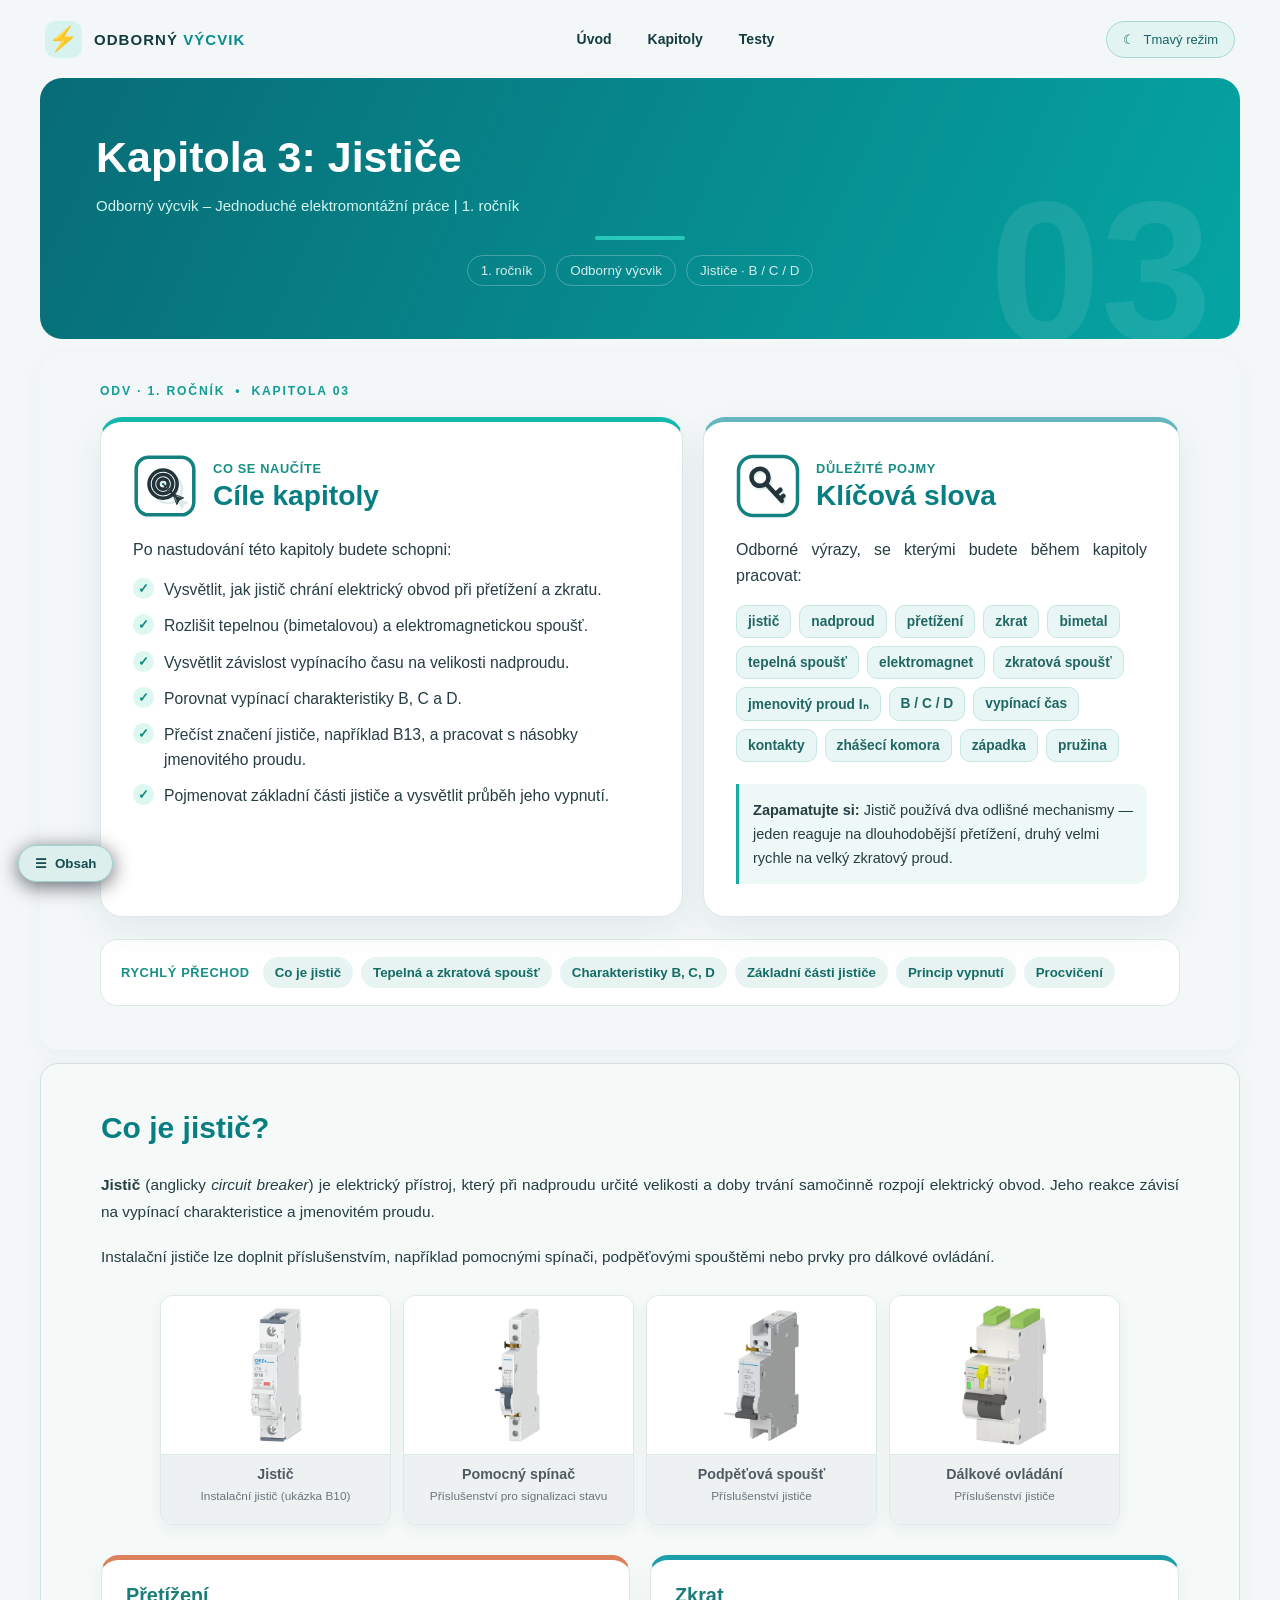
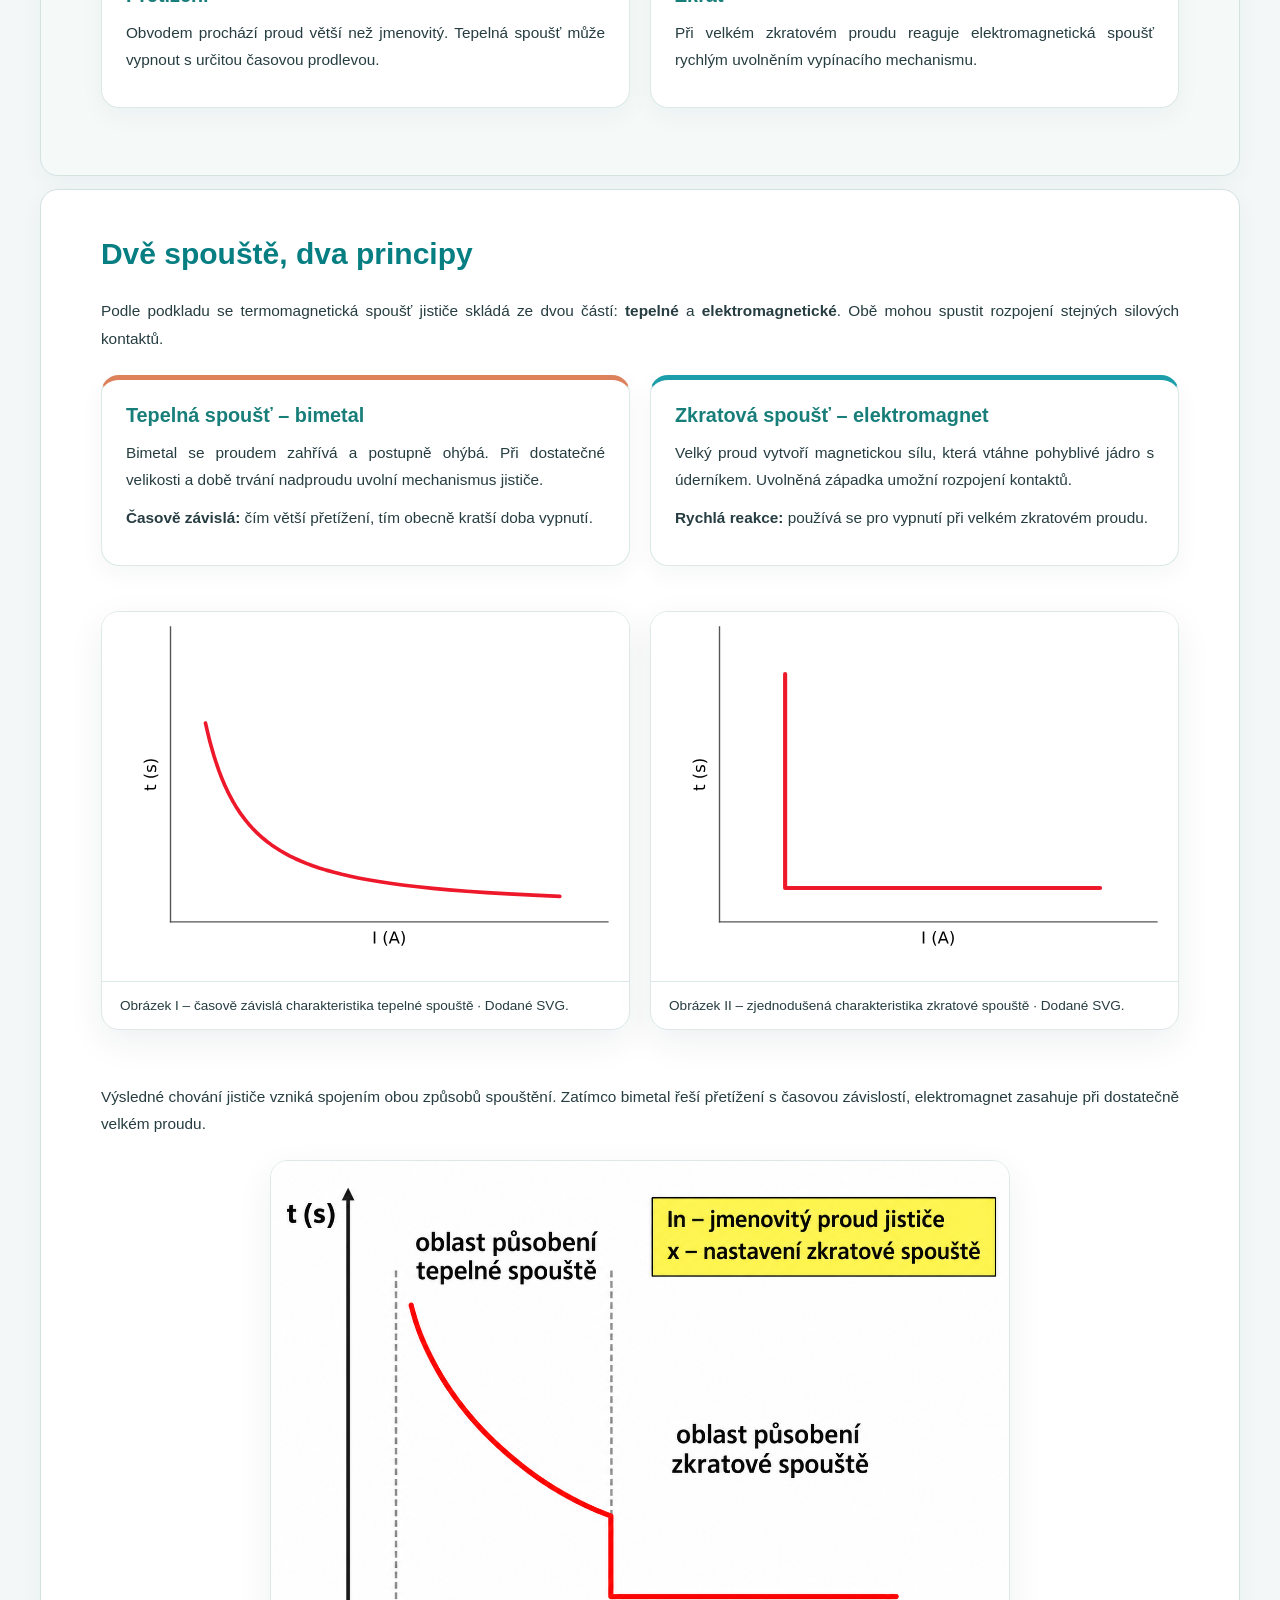
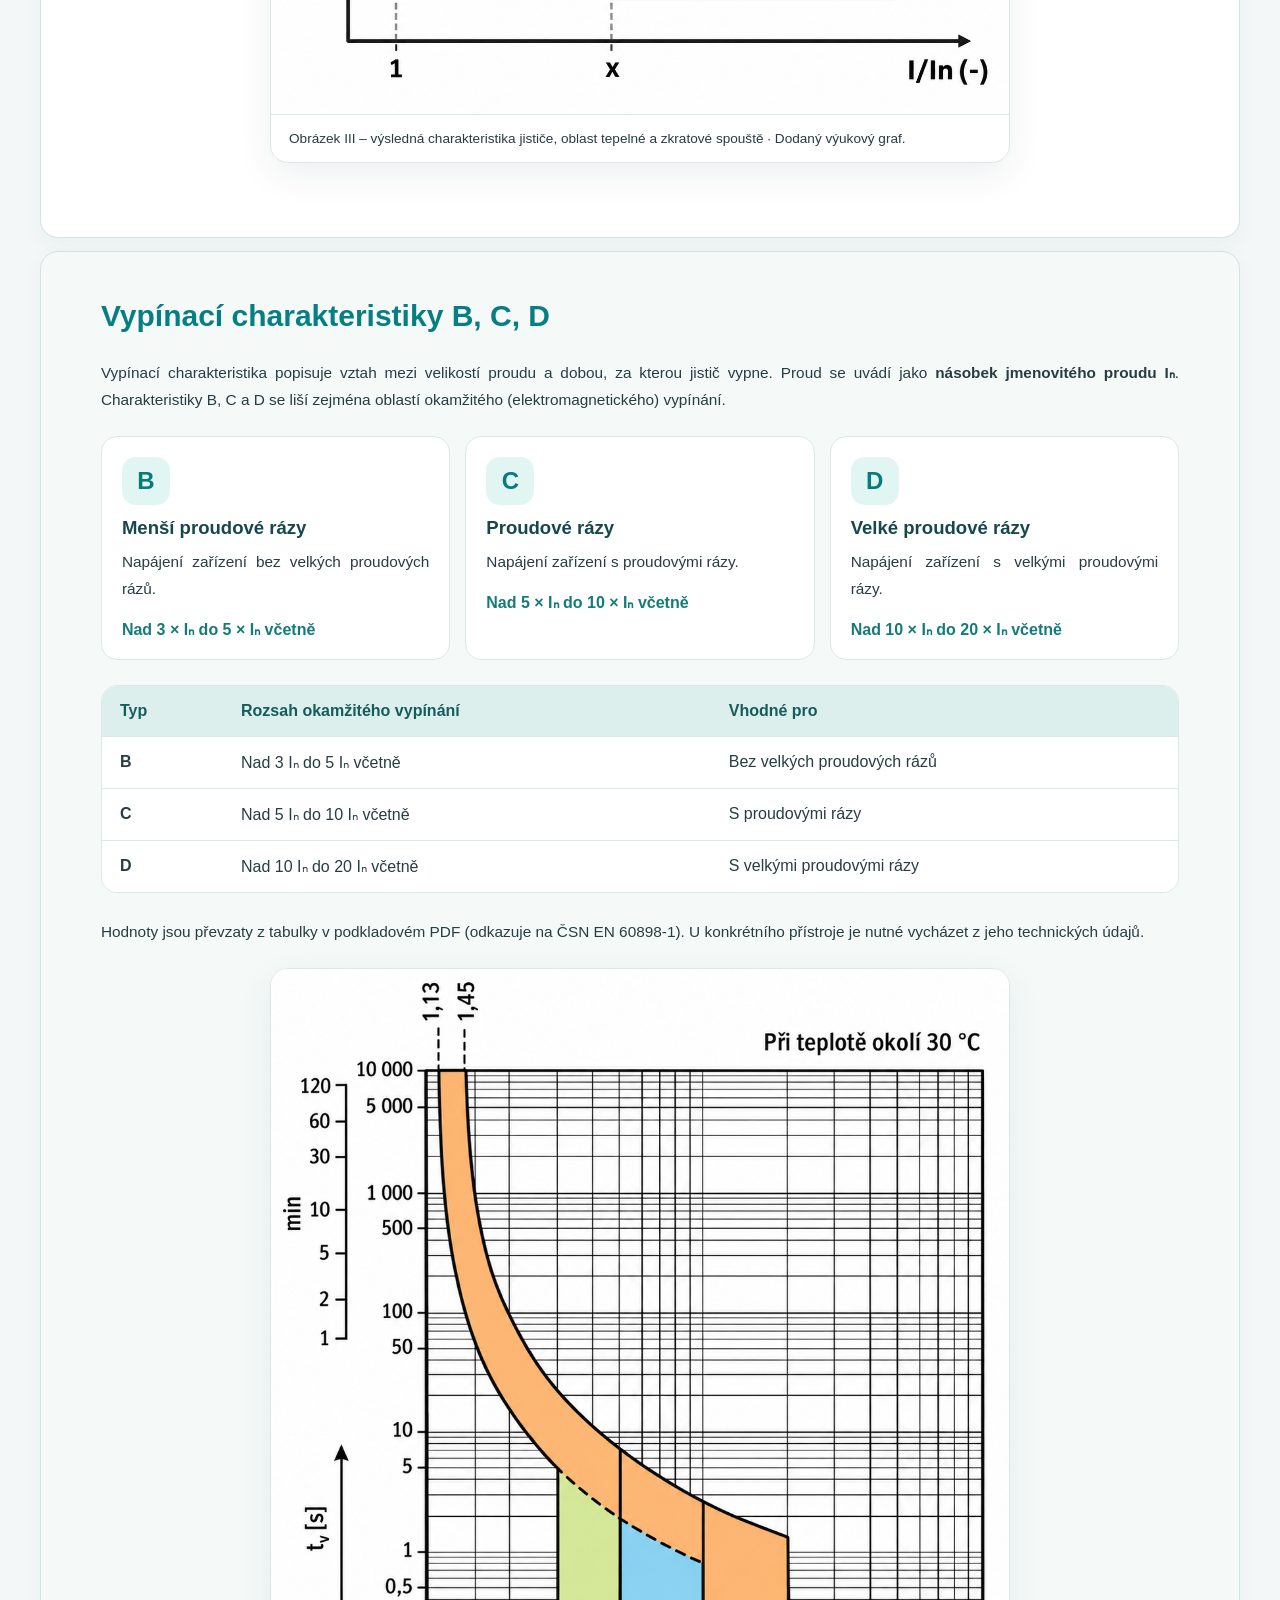
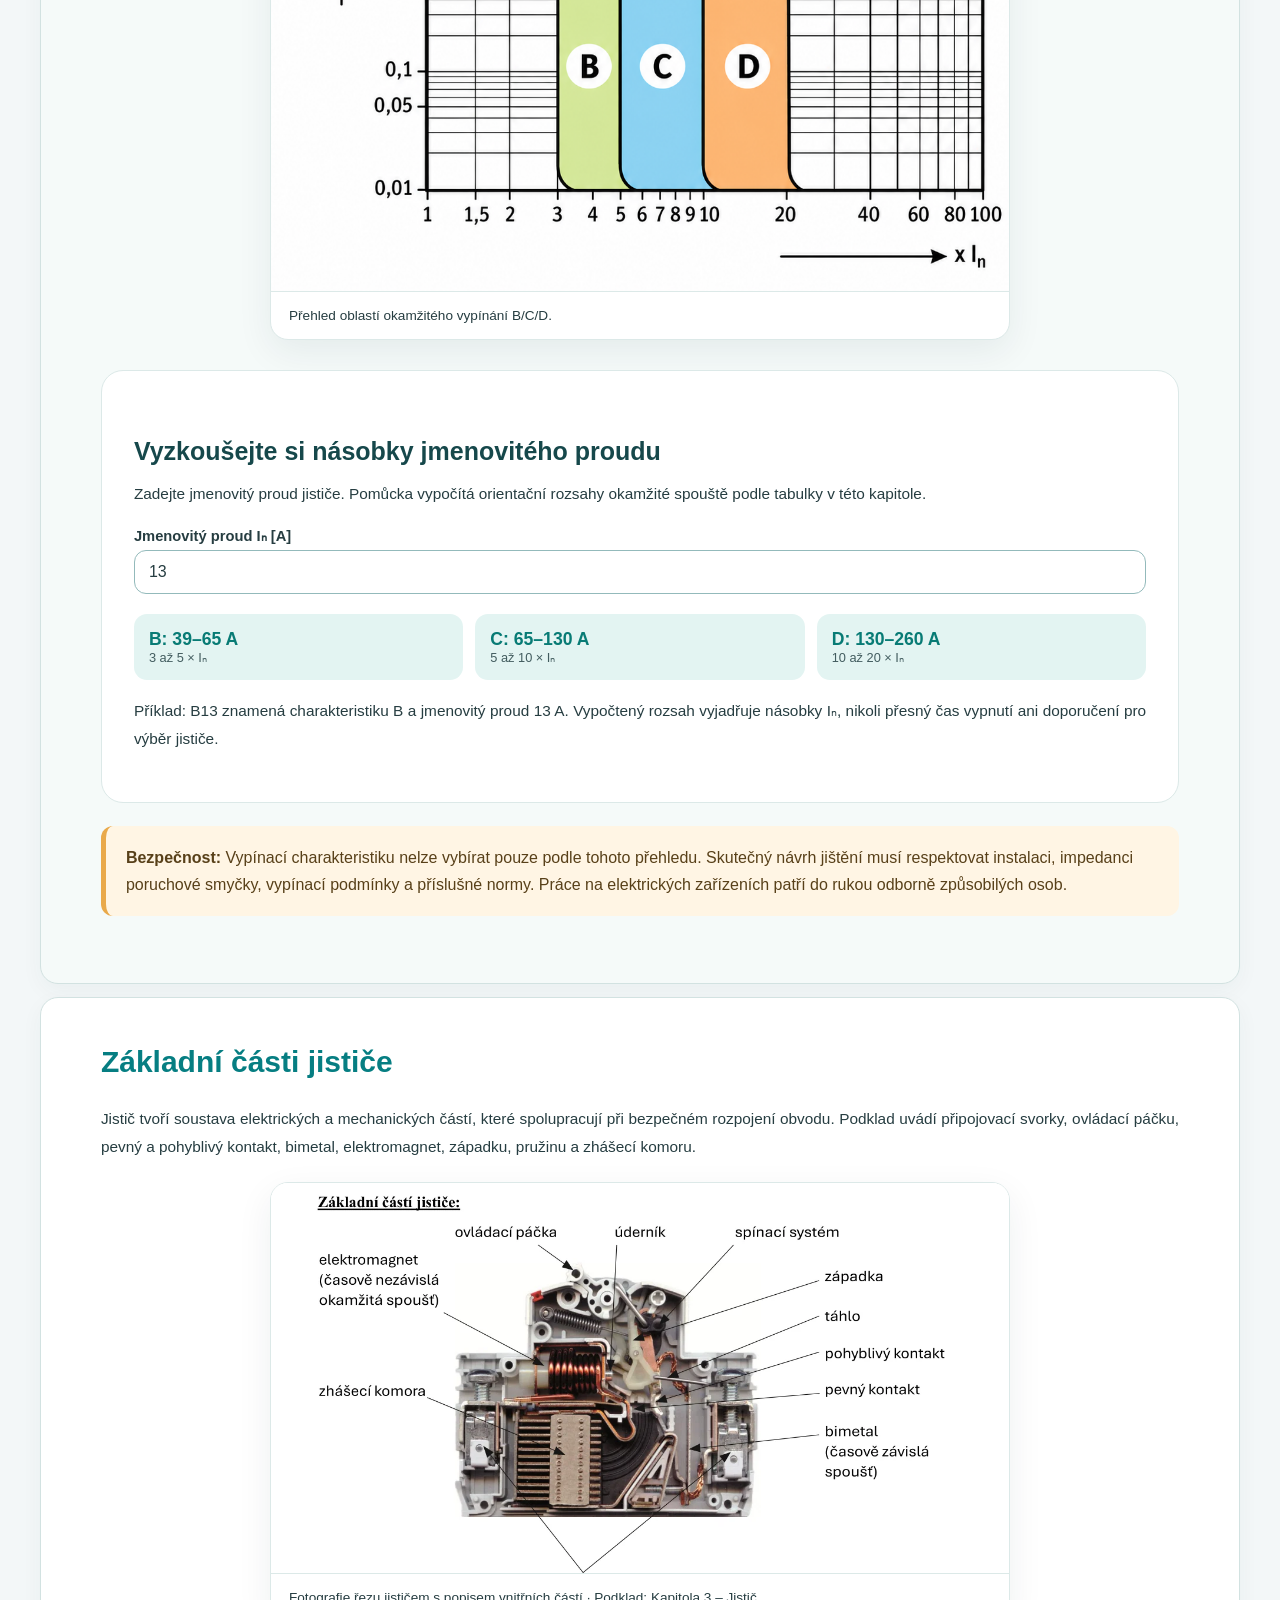
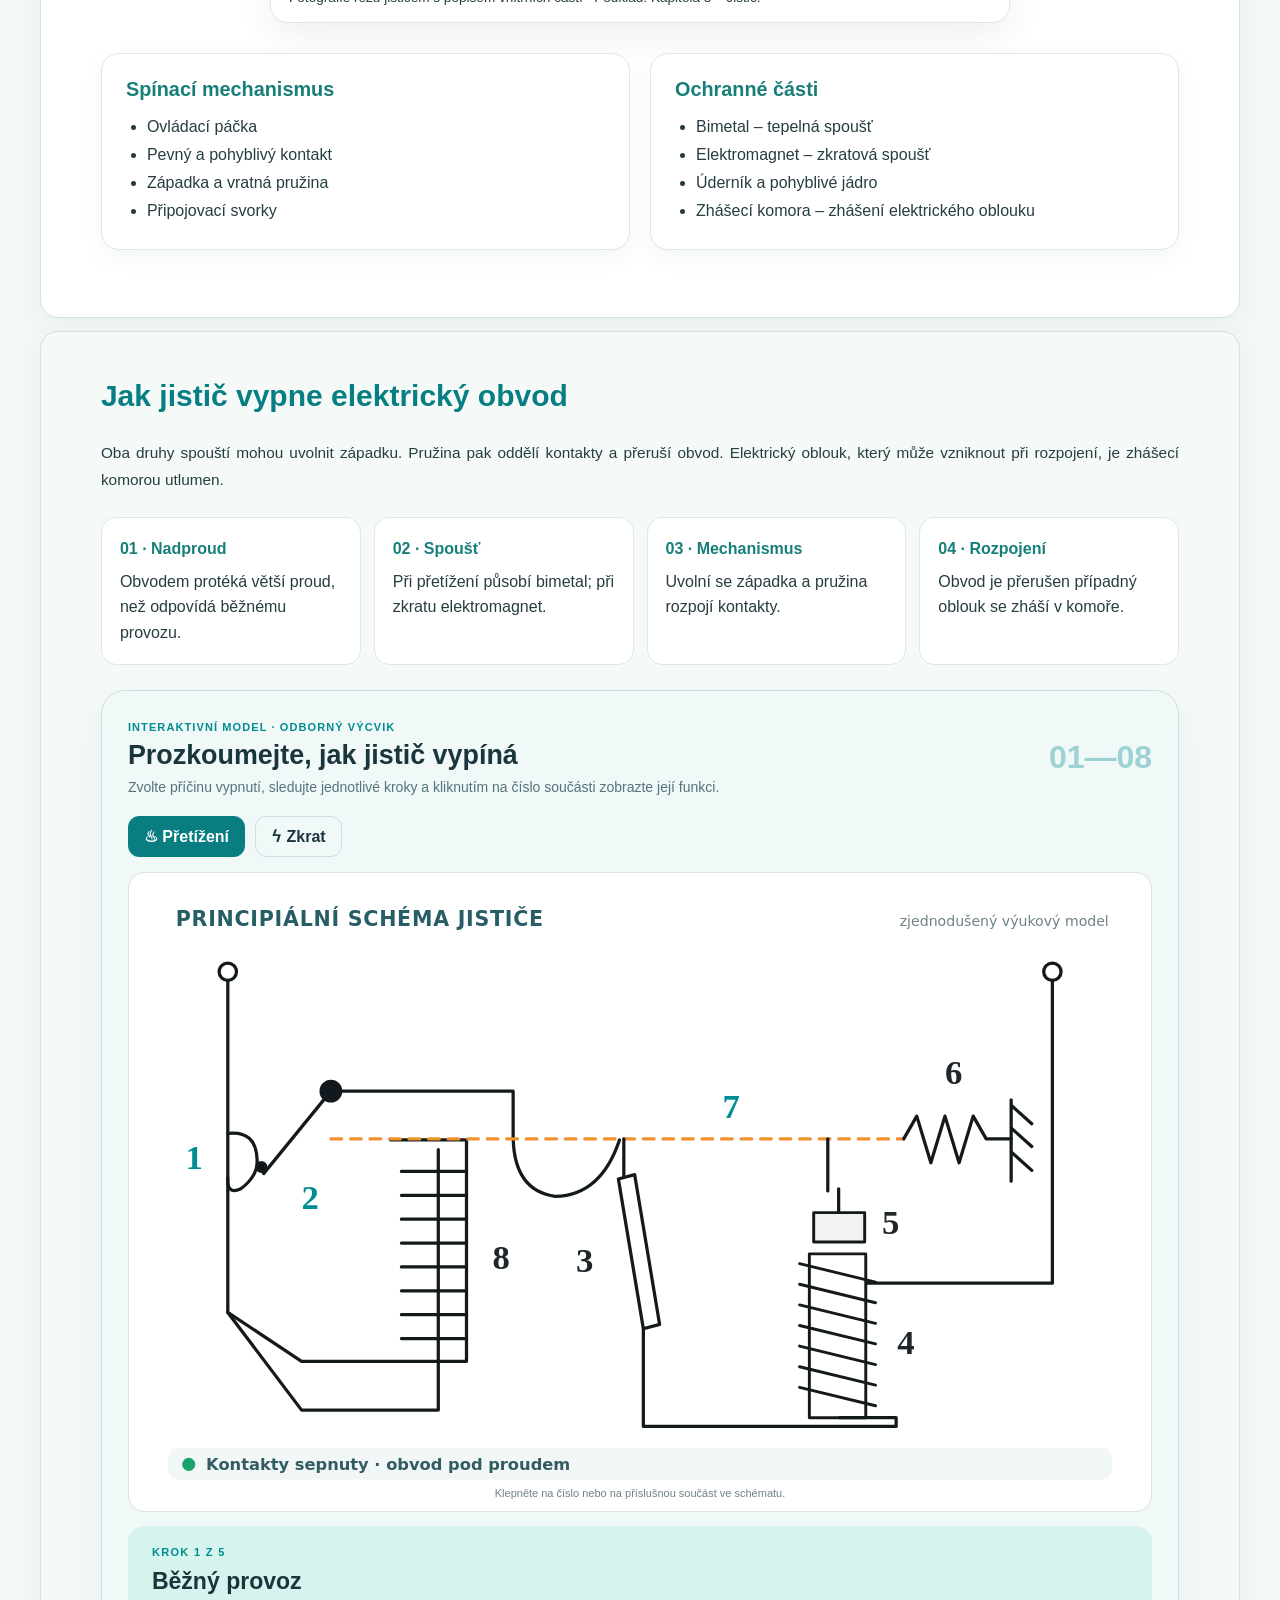
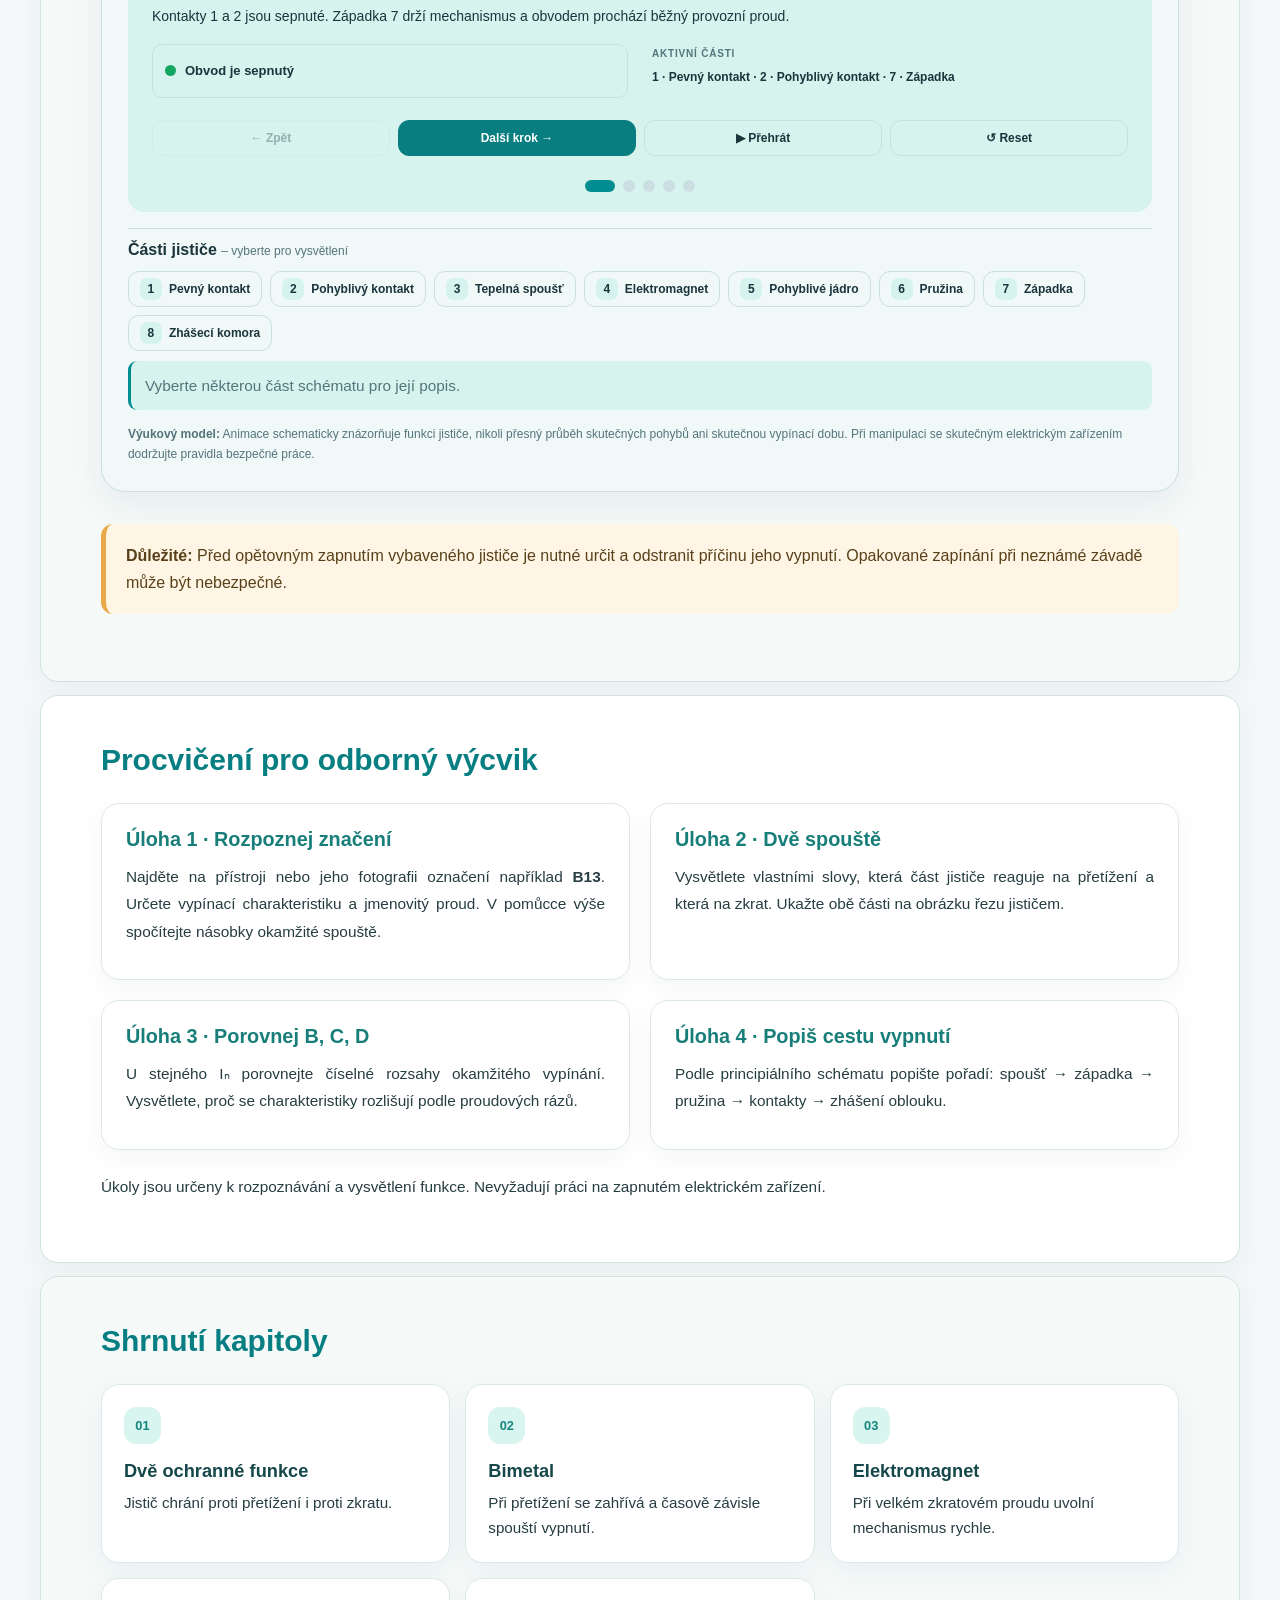
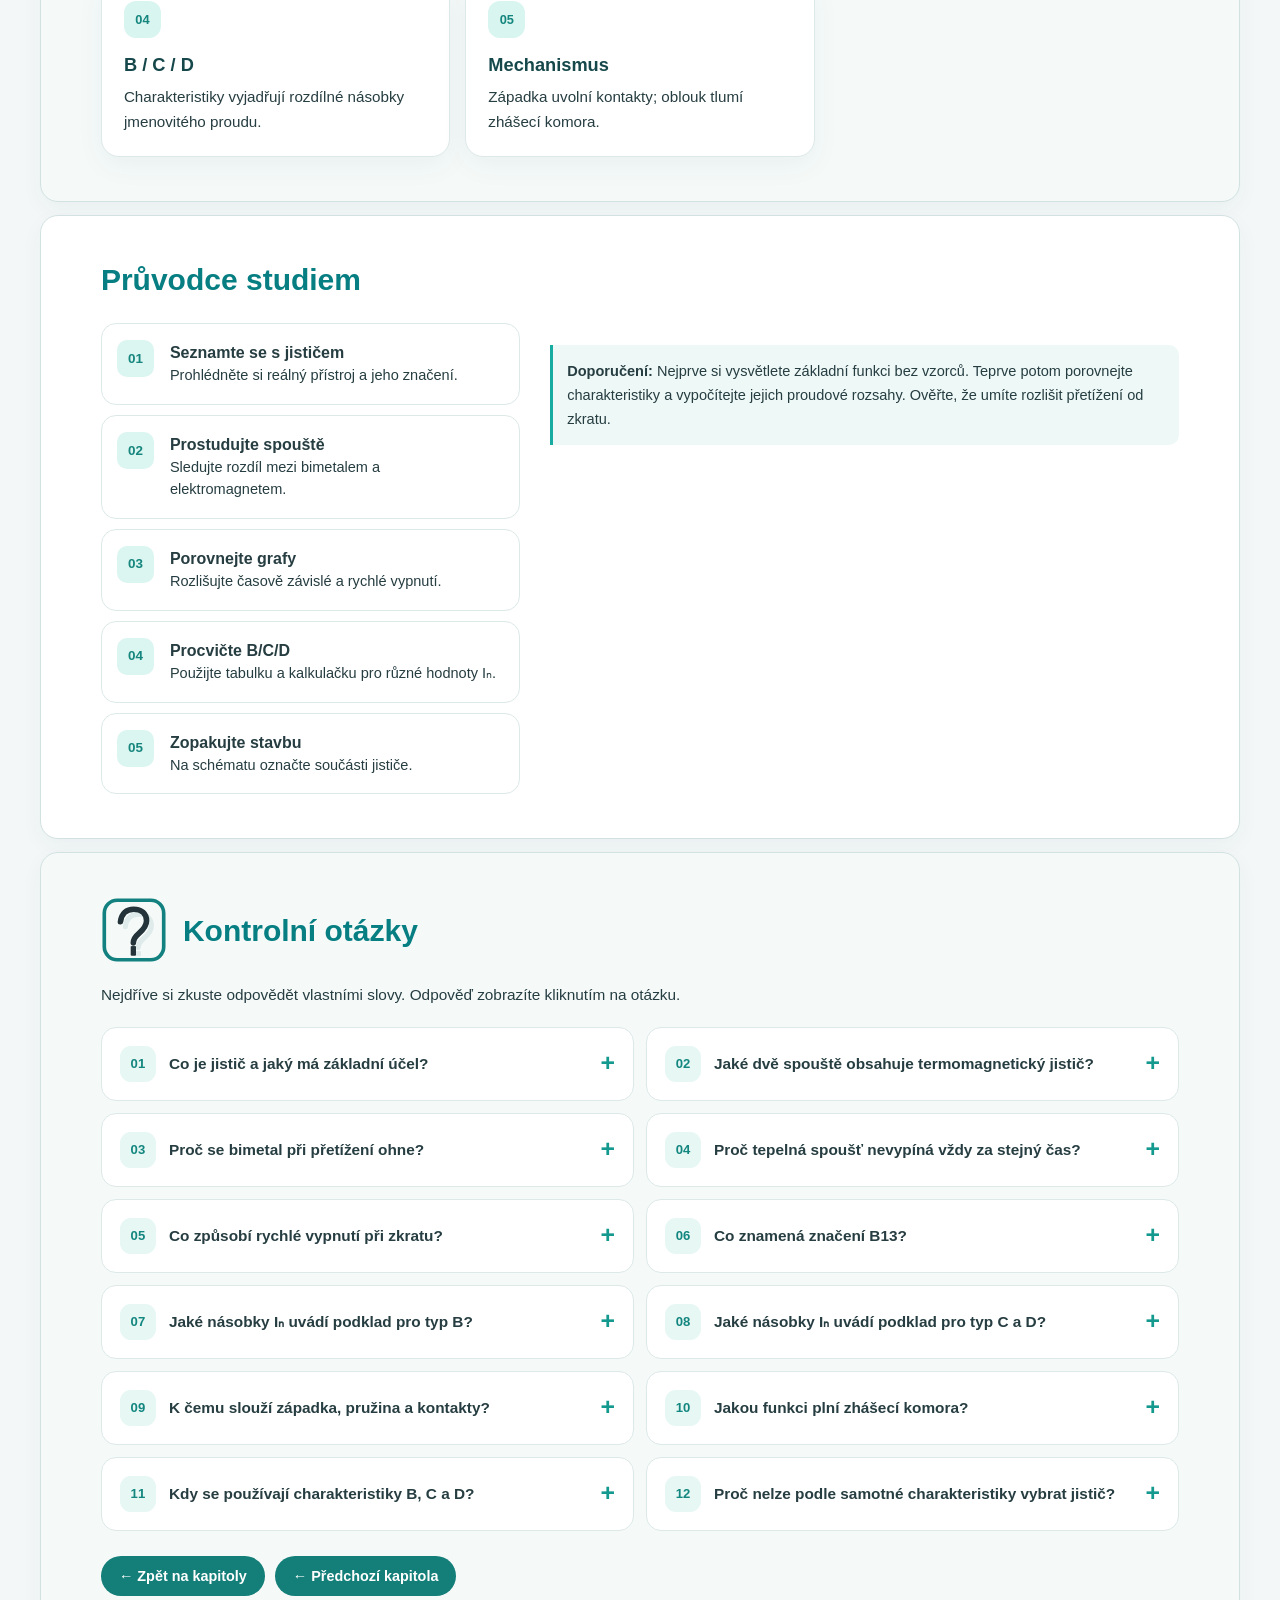
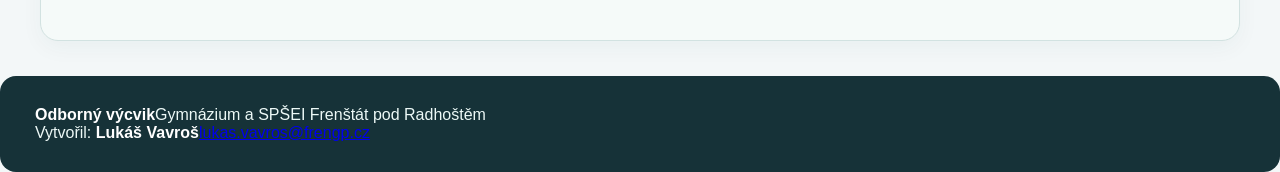
<file: kapitola3.html>
<!DOCTYPE html><html lang="cs"><head><meta charset="utf-8"><meta name="viewport" content="width=device-width, initial-scale=1"><title>Kapitola 3: Jističe | Odborný výcvik</title><script>try{const t=localStorage.getItem("pra-arduino-theme");document.documentElement.dataset.theme=t==="dark"||t==="light"?t:(matchMedia("(prefers-color-scheme:dark)").matches?"dark":"light")}catch(e){document.documentElement.dataset.theme="light"}</script><link rel="stylesheet" href="style/kapitola3.css?v=20261107-animace-v2"><script src="script/kapitola3.js?v=20261107-animace-v2" defer></script></head><body><header class="site-topbar" aria-label="Hlavní navigace"><a class="site-brand" href="index.html" aria-label="Odborný výcvik – úvodní stránka"><span class="site-brand-mark" aria-hidden="true">⚡</span><span>ODBORNÝ <b>VÝCVIK</b></span></a><nav class="site-links" aria-label="Hlavní odkazy"><a href="index.html">Úvod</a><a href="index.html#kapitoly">Kapitoly</a><a href="index.html#testy">Testy</a></nav><button class="theme-toggle" type="button" aria-label="Přepnout barevný režim" aria-pressed="false"><span class="theme-symbol" aria-hidden="true">☾</span><span class="theme-label">Tmavý režim</span></button></header><button class="pra-nav-toggle" type="button" aria-controls="pra-chapter-menu" aria-expanded="false" aria-label="Otevřít obsah kapitoly"><span aria-hidden="true">☰</span><span>Obsah</span></button><dialog id="pra-chapter-menu" class="pra-nav-dialog" aria-labelledby="pra-menu-title"><div class="pra-nav-top"><strong id="pra-menu-title">Kapitola 3 · Obsah</strong><button type="button" data-nav-close aria-label="Zavřít menu">×</button></div><a class="pra-nav-home" href="index.html">⌂ Domů – odborný výcvik</a><nav aria-label="Části kapitoly"><a href="#cile">Cíle kapitoly</a><a href="#klicova-slova">Klíčová slova</a><a href="#co-je-jistic">Co je jistič</a><a href="#spouste">Tepelná a zkratová spoušť</a><a href="#charakteristiky">Charakteristiky B, C, D</a><a href="#stavba">Základní části jističe</a><a href="#princip">Princip vypnutí</a><a href="#procvice">Procvičení</a><a href="#shrnuti">Shrnutí</a><a href="#pruvodce-studiem">Průvodce studiem</a><a href="#kontrolni-otazky">Kontrolní otázky</a></nav></dialog><main class="pra-chapter vycvik-chapter" id="obsah-kapitoly"><header class="pra-hero" data-chapter="03"><h1>Kapitola 3: Jističe</h1><p>Odborný výcvik – Jednoduché elektromontážní práce | 1. ročník</p><div class="odv-hero-divider" aria-hidden="true"></div><div class="odv-hero-metadata"><span>1. ročník</span><span>Odborný výcvik</span><span>Jističe · B / C / D</span></div></header><section class="pra-section odv-intro-section" id="cile"><div class="pra-container">
<div class="odv-kicker">ODV · 1. ROČNÍK <span>•</span> KAPITOLA 03</div>
<div class="odv-studijni-grid"><article class="odv-study-card odv-study-goals"><div class="odv-study-heading"><span class="odv-svg-icon" aria-hidden="true"><img class="odv-svg-light" src="picture/studijni-ikony/cile-kapitoly-light.svg" alt=""><img class="odv-svg-dark" src="picture/studijni-ikony/cile-kapitoly-dark.svg" alt=""></span><div><span class="odv-label">Co se naučíte</span><h2>Cíle kapitoly</h2></div></div><p>Po nastudování této kapitoly budete schopni:</p><ul class="odv-goals-list">
<li>Vysvětlit, jak jistič chrání elektrický obvod při přetížení a zkratu.</li>
<li>Rozlišit tepelnou (bimetalovou) a elektromagnetickou spoušť.</li>
<li>Vysvětlit závislost vypínacího času na velikosti nadproudu.</li>
<li>Porovnat vypínací charakteristiky B, C a D.</li>
<li>Přečíst značení jističe, například B13, a pracovat s násobky jmenovitého proudu.</li>
<li>Pojmenovat základní části jističe a vysvětlit průběh jeho vypnutí.</li>
</ul></article>
<article class="odv-study-card odv-study-keywords" id="klicova-slova"><div class="odv-study-heading"><span class="odv-svg-icon" aria-hidden="true"><img class="odv-svg-light" src="picture/studijni-ikony/keywords-light.svg" alt=""><img class="odv-svg-dark" src="picture/studijni-ikony/keywords-dark.svg" alt=""></span><div><span class="odv-label">Důležité pojmy</span><h2>Klíčová slova</h2></div></div><p>Odborné výrazy, se kterými budete během kapitoly pracovat:</p><div class="odv-keyword-cloud"><span>jistič</span><span>nadproud</span><span>přetížení</span><span>zkrat</span><span>bimetal</span><span>tepelná spoušť</span><span>elektromagnet</span><span>zkratová spoušť</span><span>jmenovitý proud Iₙ</span><span>B / C / D</span><span>vypínací čas</span><span>kontakty</span><span>zhášecí komora</span><span>západka</span><span>pružina</span></div><div class="odv-study-tip"><strong>Zapamatujte si:</strong> Jistič používá dva odlišné mechanismy — jeden reaguje na dlouhodobější přetížení, druhý velmi rychle na velký zkratový proud.</div></article></div>
<nav class="odv-quick-nav" aria-label="Rychlá navigace"><span class="odv-label">Rychlý přechod</span><div><a href="#co-je-jistic">Co je jistič</a><a href="#spouste">Tepelná a zkratová spoušť</a><a href="#charakteristiky">Charakteristiky B, C, D</a><a href="#stavba">Základní části jističe</a><a href="#princip">Princip vypnutí</a><a href="#procvice">Procvičení</a></div></nav></div></section><section class="pra-section alt" id="co-je-jistic"><div class="pra-container"><h2>Co je jistič?</h2><p><strong>Jistič</strong> (anglicky <em>circuit breaker</em>) je elektrický přístroj, který při nadproudu určité velikosti a doby trvání samočinně rozpojí elektrický obvod. Jeho reakce závisí na vypínací charakteristice a jmenovitém proudu.</p><p>Instalační jističe lze doplnit příslušenstvím, například pomocnými spínači, podpěťovými spouštěmi nebo prvky pro dálkové ovládání.</p><div class="odv-appliance-grid" aria-label="Jistič a příslušenství podle podkladového PDF">
<figure class="odv-appliance-card"><div class="odv-appliance-image"><img src="picture/kapitola3/LTN-10B-1.jpg" alt="Instalační jistič OEZ LTN B10" loading="lazy"></div><figcaption><strong>Jistič</strong><span>Instalační jistič (ukázka B10)</span></figcaption></figure>
<figure class="odv-appliance-card"><div class="odv-appliance-image"><img src="picture/kapitola3/SS-LT-0200.jpg" alt="Pomocný spínač OEZ SS-LT" loading="lazy"></div><figcaption><strong>Pomocný spínač</strong><span>Příslušenství pro signalizaci stavu</span></figcaption></figure>
<figure class="odv-appliance-card"><div class="odv-appliance-image"><img src="picture/kapitola3/SV-LT-X060.jpg" alt="Podpěťová spoušť OEZ SV-LT" loading="lazy"></div><figcaption><strong>Podpěťová spoušť</strong><span>Příslušenství jističe</span></figcaption></figure>
<figure class="odv-appliance-card"><div class="odv-appliance-image"><img src="picture/kapitola3/RC-LT-A230-RCD.jpg" alt="Modul dálkového ovládání OEZ RC-LT" loading="lazy"></div><figcaption><strong>Dálkové ovládání</strong><span>Příslušenství jističe</span></figcaption></figure>
</div><div class="odv-text-grid"><article class="odv-info-card thermal"><h3>Přetížení</h3><p>Obvodem prochází proud větší než jmenovitý. Tepelná spoušť může vypnout s určitou časovou prodlevou.</p></article><article class="odv-info-card magnetic"><h3>Zkrat</h3><p>Při velkém zkratovém proudu reaguje elektromagnetická spoušť rychlým uvolněním vypínacího mechanismu.</p></article></div></div></section><section class="pra-section" id="spouste"><div class="pra-container"><h2>Dvě spouště, dva principy</h2><p>Podle podkladu se termomagnetická spoušť jističe skládá ze dvou částí: <strong>tepelné</strong> a <strong>elektromagnetické</strong>. Obě mohou spustit rozpojení stejných silových kontaktů.</p><div class="odv-text-grid"><article class="odv-info-card thermal"><h3>Tepelná spoušť – bimetal</h3><p>Bimetal se proudem zahřívá a postupně ohýbá. Při dostatečné velikosti a době trvání nadproudu uvolní mechanismus jističe.</p><p><strong>Časově závislá:</strong> čím větší přetížení, tím obecně kratší doba vypnutí.</p></article><article class="odv-info-card magnetic"><h3>Zkratová spoušť – elektromagnet</h3><p>Velký proud vytvoří magnetickou sílu, která vtáhne pohyblivé jádro s úderníkem. Uvolněná západka umožní rozpojení kontaktů.</p><p><strong>Rychlá reakce:</strong> používá se pro vypnutí při velkém zkratovém proudu.</p></article></div><div class="odv-text-grid"><div><figure class="odv-figure small"><img src="picture/kapitola3/tepelna-spoust.svg" alt="Obrázek I – časově závislá charakteristika tepelné spouště" loading="lazy"><figcaption>Obrázek I – časově závislá charakteristika tepelné spouště · Dodané SVG.</figcaption></figure></div><div><figure class="odv-figure small"><img src="picture/kapitola3/zkratova-spoust.svg" alt="Obrázek II – zjednodušená charakteristika zkratové spouště" loading="lazy"><figcaption>Obrázek II – zjednodušená charakteristika zkratové spouště · Dodané SVG.</figcaption></figure></div></div><p>Výsledné chování jističe vzniká spojením obou způsobů spouštění. Zatímco bimetal řeší přetížení s časovou závislostí, elektromagnet zasahuje při dostatečně velkém proudu.</p><figure class="odv-figure medium"><img src="picture/kapitola3/vysledna-charakteristika.png" alt="Výsledná charakteristika jističe: oblast tepelné spouště s klesající dobou vypnutí, oblast zkratové spouště s rychlým vypnutím, hranice In a x" loading="lazy"><figcaption>Obrázek III – výsledná charakteristika jističe, oblast tepelné a zkratové spouště · Dodaný výukový graf.</figcaption></figure></div></section><section class="pra-section alt" id="charakteristiky"><div class="pra-container"><h2>Vypínací charakteristiky B, C, D</h2><p>Vypínací charakteristika popisuje vztah mezi velikostí proudu a dobou, za kterou jistič vypne. Proud se uvádí jako <strong>násobek jmenovitého proudu Iₙ</strong>. Charakteristiky B, C a D se liší zejména oblastí okamžitého (elektromagnetického) vypínání.</p><div class="odv-bcd-grid"><article class="odv-bcd-card"><div class="odv-bcd-letter">B</div><h3>Menší proudové rázy</h3><p>Napájení zařízení bez velkých proudových rázů.</p><strong>Nad 3 × Iₙ do 5 × Iₙ včetně</strong></article><article class="odv-bcd-card"><div class="odv-bcd-letter">C</div><h3>Proudové rázy</h3><p>Napájení zařízení s proudovými rázy.</p><strong>Nad 5 × Iₙ do 10 × Iₙ včetně</strong></article><article class="odv-bcd-card"><div class="odv-bcd-letter">D</div><h3>Velké proudové rázy</h3><p>Napájení zařízení s velkými proudovými rázy.</p><strong>Nad 10 × Iₙ do 20 × Iₙ včetně</strong></article></div><div class="odv-table-scroller"><table class="odv-table"><thead><tr><th>Typ</th><th>Rozsah okamžitého vypínání</th><th>Vhodné pro</th></tr></thead><tbody><tr><td><strong>B</strong></td><td>Nad 3 Iₙ do 5 Iₙ včetně</td><td>Bez velkých proudových rázů</td></tr><tr><td><strong>C</strong></td><td>Nad 5 Iₙ do 10 Iₙ včetně</td><td>S proudovými rázy</td></tr><tr><td><strong>D</strong></td><td>Nad 10 Iₙ do 20 Iₙ včetně</td><td>S velkými proudovými rázy</td></tr></tbody></table></div><p class="odv-small">Hodnoty jsou převzaty z tabulky v podkladovém PDF (odkazuje na ČSN EN 60898-1). U konkrétního přístroje je nutné vycházet z jeho technických údajů.</p><figure class="odv-figure medium"><img src="picture/kapitola3/charakteristiky-bcd.png" alt="Obrázek IV – porovnání vypínacích charakteristik B, C a D" loading="lazy"><figcaption>Přehled oblastí okamžitého vypínání B/C/D.</figcaption></figure><div class="odv-calculator"><h3>Vyzkoušejte si násobky jmenovitého proudu</h3><p>Zadejte jmenovitý proud jističe. Pomůcka vypočítá orientační rozsahy okamžité spouště podle tabulky v této kapitole.</p><div class="odv-calc-controls"><label for="odv-current">Jmenovitý proud Iₙ [A]<input id="odv-current" type="number" value="13" min="0.1" max="10000" step="0.1" inputmode="decimal"></label></div><div id="odv-calc-output" class="odv-calc-result" aria-live="polite"></div><p class="odv-small">Příklad: B13 znamená charakteristiku B a jmenovitý proud 13 A. Vypočtený rozsah vyjadřuje násobky Iₙ, nikoli přesný čas vypnutí ani doporučení pro výběr jističe.</p></div><div class="odv-safety"><strong>Bezpečnost:</strong> Vypínací charakteristiku nelze vybírat pouze podle tohoto přehledu. Skutečný návrh jištění musí respektovat instalaci, impedanci poruchové smyčky, vypínací podmínky a příslušné normy. Práce na elektrických zařízeních patří do rukou odborně způsobilých osob.</div></div></section><section class="pra-section" id="stavba"><div class="pra-container"><h2>Základní části jističe</h2><p>Jistič tvoří soustava elektrických a mechanických částí, které spolupracují při bezpečném rozpojení obvodu. Podklad uvádí připojovací svorky, ovládací páčku, pevný a pohyblivý kontakt, bimetal, elektromagnet, západku, pružinu a zhášecí komoru.</p><figure class="odv-figure medium"><img src="picture/kapitola3/vnitrni-casti-jistice.webp" alt="Fotografie řezu jističem s popisem vnitřních částí" loading="lazy"><figcaption>Fotografie řezu jističem s popisem vnitřních částí · Podklad: Kapitola 3 – Jistič.</figcaption></figure><div class="odv-text-grid"><article class="odv-info-card "><h3>Spínací mechanismus</h3><ul><li>Ovládací páčka</li><li>Pevný a pohyblivý kontakt</li><li>Západka a vratná pružina</li><li>Připojovací svorky</li></ul></article><article class="odv-info-card "><h3>Ochranné části</h3><ul><li>Bimetal – tepelná spoušť</li><li>Elektromagnet – zkratová spoušť</li><li>Úderník a pohyblivé jádro</li><li>Zhášecí komora – zhášení elektrického oblouku</li></ul></article></div></div></section><section class="pra-section alt" id="princip"><div class="pra-container"><h2>Jak jistič vypne elektrický obvod</h2><p>Oba druhy spouští mohou uvolnit západku. Pružina pak oddělí kontakty a přeruší obvod. Elektrický oblouk, který může vzniknout při rozpojení, je zhášecí komorou utlumen.</p><div class="odv-step-timeline"><div><b>01 · Nadproud</b>Obvodem protéká větší proud, než odpovídá běžnému provozu.</div><div><b>02 · Spoušť</b>Při přetížení působí bimetal; při zkratu elektromagnet.</div><div><b>03 · Mechanismus</b>Uvolní se západka a pružina rozpojí kontakty.</div><div><b>04 · Rozpojení</b>Obvod je přerušen případný oblouk se zháší v komoře.</div></div><div class="odv-breaker-lab" id="odv-breaker-lab" data-mode="overload" data-step="0" aria-label="Interaktivní animace principu jističe">
  <div class="odv-lab-header"><div><span class="odv-lab-eyebrow">INTERAKTIVNÍ MODEL · ODBORNÝ VÝCVIK</span><h3>Prozkoumejte, jak jistič vypíná</h3><p>Zvolte příčinu vypnutí, sledujte jednotlivé kroky a kliknutím na číslo součásti zobrazte její funkci.</p></div><span class="odv-lab-number">01—08</span></div>
  <div class="odv-lab-modes" role="group" aria-label="Příčina vypnutí">
    <button type="button" class="odv-lab-mode is-active" data-mode="overload" aria-pressed="true"><span aria-hidden="true">♨</span> Přetížení</button>
    <button type="button" class="odv-lab-mode" data-mode="short" aria-pressed="false"><span aria-hidden="true">ϟ</span> Zkrat</button>
  </div>
  <div class="odv-lab-stage">
    <div class="odv-lab-visual"><svg id="odv-breaker-svg" viewBox="0 0 920 555" xmlns="http://www.w3.org/2000/svg" role="img" aria-labelledby="odv-svg-title odv-svg-desc">
<title id="odv-svg-title">Průběh vypnutí jističe – interaktivní schéma</title>
<desc id="odv-svg-desc">Principiální schéma jističe s osmi očíslovanými součástmi. Přepnutí přetížení či zkratu animuje příslušnou spoušť, uvolnění západky a odpojení kontaktů.</desc><style>
.odv-drawing{fill:none;stroke:#141a1c;stroke-width:3;stroke-linecap:round;stroke-linejoin:round}
.odv-thin{fill:none;stroke:#141a1c;stroke-width:3;stroke-linecap:round;stroke-linejoin:round}
.odv-dashed{fill:none;stroke:#93989c;stroke-width:2.8;stroke-dasharray:10 8}
.odv-num{font:600 32px Georgia,serif;fill:#20272b;stroke:none}
.odv-bimetal-shape{fill:white;stroke:#141a1c;stroke-width:3}
.odv-coil-body{fill:#fff;stroke:#141a1c;stroke-width:2.7}
.odv-winding{fill:none;stroke:#141a1c;stroke-width:2.7}
.odv-core-body{fill:#f0f2f3;stroke:#141a1c;stroke-width:2.7}
.odv-hit{fill:transparent;stroke:none}
.odv-arc-flash{fill:none;stroke:#e9931e;stroke-width:5;opacity:0}
.odv-state-label{font:700 15px system-ui,sans-serif;fill:#335c62;stroke:none}
.odv-svg-caption{font:800 19px system-ui,sans-serif;fill:#275e65;stroke:none}
.odv-svg-caption-muted{font:13px system-ui,sans-serif;fill:#6e8287;stroke:none}
</style>
<rect width="920" height="555" rx="18" fill="#fff"/>
<text x="32" y="38" class="odv-svg-caption">PRINCIPIÁLNÍ SCHÉMA JISTIČE</text><text x="892" y="38" text-anchor="end" class="odv-svg-caption-muted">zjednodušený výukový model</text>
<!-- vodiče a svorky -->
<g class="odv-drawing"><circle cx="80" cy="80" r="8" fill="#fff"/><path d="M80 88V394L148 484H274V244"/><circle cx="840" cy="80" r="8" fill="#fff"/><path d="M840 88V367H655"/>
<!-- zhášecí komora 8 -->
<g class="odv-part" data-part="8" tabindex="0" role="button" aria-label="8 – zhášecí komora"><path d="M230 235H300V439H148L80 394" class="odv-thin"/><path d="M240 264H300M240 286H300M240 308H300M240 330H300M240 352H300M240 374H300M240 396H300M240 418H300" class="odv-thin"/><rect class="odv-hit" x="215" y="225" width="105" height="215"/><text class="odv-num" x="324" y="354">8</text></g>
<!-- levý kontakt a pohyblivé rameno -->
<g class="odv-part" data-part="1" tabindex="0" role="button" aria-label="1 – pevný kontakt"><path d="M80 229Q106 226 107 253Q108 268 92 280Q79 286 80 270" class="odv-thin"/><circle cx="111" cy="260" r="4" fill="#111"/><rect class="odv-hit" x="62" y="209" width="55" height="85"/><text class="odv-num" x="41" y="262">1</text></g>
<g class="odv-part" data-part="2" tabindex="0" role="button" aria-label="2 – pohyblivý kontakt"><g id="odv-moving-contact"><path d="M113 266L175 190H343V233Q344 282 382 287Q424 286 441 235" class="odv-thin"/><circle cx="175" cy="190" r="9" fill="#101820"/></g><rect class="odv-hit" x="115" y="166" width="241" height="64"/><text class="odv-num" x="148" y="299">2</text></g>
<!-- západka 7 + vazba na pružinu -->
<g class="odv-part" data-part="7" tabindex="0" role="button" aria-label="7 – západka"><path d="M175 234H703" id="odv-latch-link" class="odv-dashed"/><g id="odv-latch-lever"><path d="M445 234V278M633 234V282" class="odv-thin"/></g><rect class="odv-hit" x="440" y="190" width="115" height="72"/><text class="odv-num" x="536" y="215">7</text></g>
<!-- bimetal 3 -->
<g class="odv-part" data-part="3" tabindex="0" role="button" aria-label="3 – bimetal"><g id="odv-bimetal"><path d="M440 271L463 409L478 405L455 267Z" class="odv-bimetal-shape"/><path d="M463 410V499H655" class="odv-thin"/></g><rect class="odv-hit" x="418" y="292" width="63" height="130"/><text class="odv-num" x="401" y="357">3</text></g>
<!-- elektromagnet 4 -->
<g class="odv-part" data-part="4" tabindex="0" role="button" aria-label="4 – elektromagnet"><rect x="616" y="340" width="52" height="151" class="odv-coil-body"/><path d="M607 349L677 366M607 368L677 385M607 387L677 404M607 406L677 423M607 425L677 442M607 444L677 461M607 463L677 480" class="odv-winding"/><path d="M644 491L696 491V499H655" class="odv-thin"/><rect class="odv-hit" x="596" y="361" width="90" height="122"/><text class="odv-num" x="697" y="432">4</text></g>
<!-- kotva 5 -->
<g class="odv-part" data-part="5" tabindex="0" role="button" aria-label="5 – pohyblivé jádro a úderník"><g id="odv-magnet-core"><path d="M643 280V303" class="odv-thin"/><rect x="620" y="302" width="47" height="27" class="odv-core-body"/></g><rect class="odv-hit" x="617" y="272" width="54" height="66"/><text class="odv-num" x="683" y="322">5</text></g>
<!-- pružina 6 -->
<g class="odv-part" data-part="6" tabindex="0" role="button" aria-label="6 – vratná pružina"><g id="odv-spring"><path d="M703 234L715 213L728 256L741 213L754 256L767 213L779 234H802" class="odv-thin"/></g><path d="M802 198V273M802 203L821 220M802 224L821 241M802 246L821 263" class="odv-thin"/><rect class="odv-hit" x="702" y="204" width="93" height="65"/><text class="odv-num" x="741" y="183">6</text></g>
<!-- oblouk při rozepnutí -->
<path id="odv-electrical-arc" class="odv-arc-flash" d="M102 257L115 246L107 268L122 253"/>
</g>
<rect x="25" y="519" width="870" height="29" rx="9" fill="#f1f6f6"/><circle id="odv-svg-indicator" cx="44" cy="534" r="6"/><text id="odv-svg-state" x="60" y="539" class="odv-state-label">Kontakty sepnuty · běžný provoz</text>
</svg><div class="odv-svg-hint">Klepněte na číslo nebo na příslušnou součást ve schématu.</div></div>
    <div class="odv-lab-details"><div class="odv-lab-step-tag" id="odv-step-tag">KROK 1 Z 5</div><h4 id="odv-step-title">Běžný provoz</h4><p id="odv-step-description" aria-live="polite">Kontakty 1 a 2 jsou sepnuté. Proud prochází jističem. Západka 7 drží vypínací mechanismus.</p><div class="odv-lab-status"><span class="odv-lab-status-dot" id="odv-status-dot"></span><span id="odv-lab-status-text">Obvod je sepnutý</span></div><div class="odv-lab-focus"><span>AKTIVNÍ ČÁSTI</span><div id="odv-lab-focus-parts">1 · Pevný kontakt, 2 · Pohyblivý kontakt, 7 · Západka</div></div><div class="odv-lab-controls"><button type="button" id="odv-lab-prev">← Zpět</button><button type="button" class="odv-primary" id="odv-lab-next">Další krok →</button><button type="button" id="odv-lab-play">▶ Přehrát</button><button type="button" id="odv-lab-reset">↺ Reset</button></div><div class="odv-lab-dots" role="group" aria-label="Volba kroku"><button type="button" data-step="0" class="is-active" aria-label="Krok 1" aria-current="step"></button><button type="button" data-step="1" aria-label="Krok 2"></button><button type="button" data-step="2" aria-label="Krok 3"></button><button type="button" data-step="3" aria-label="Krok 4"></button><button type="button" data-step="4" aria-label="Krok 5"></button></div></div>
  </div>
  <div class="odv-lab-components" aria-label="Popis jednotlivých částí jističe"><h4>Části jističe <span>– vyberte pro vysvětlení</span></h4><div class="odv-component-buttons"><button type="button" data-part="1"><b>1</b> Pevný kontakt</button><button type="button" data-part="2"><b>2</b> Pohyblivý kontakt</button><button type="button" data-part="3"><b>3</b> Tepelná spoušť</button><button type="button" data-part="4"><b>4</b> Elektromagnet</button><button type="button" data-part="5"><b>5</b> Pohyblivé jádro</button><button type="button" data-part="6"><b>6</b> Pružina</button><button type="button" data-part="7"><b>7</b> Západka</button><button type="button" data-part="8"><b>8</b> Zhášecí komora</button></div><p class="odv-part-explanation" id="odv-part-explanation" aria-live="polite">Vyberte některou část schématu pro její popis.</p></div>
  <div class="odv-lab-disclaimer"><strong>Výukový model:</strong> Animace schematicky znázorňuje funkci jističe, nikoli přesný průběh skutečných pohybů ani skutečnou vypínací dobu. Při manipulaci se skutečným elektrickým zařízením dodržujte pravidla bezpečné práce.</div>
</div><div class="odv-safety"><strong>Důležité:</strong> Před opětovným zapnutím vybaveného jističe je nutné určit a odstranit příčinu jeho vypnutí. Opakované zapínání při neznámé závadě může být nebezpečné.</div></div></section><section class="pra-section" id="procvice"><div class="pra-container"><h2>Procvičení pro odborný výcvik</h2><div class="odv-text-grid"><article class="odv-info-card "><h3>Úloha 1 · Rozpoznej značení</h3><p>Najděte na přístroji nebo jeho fotografii označení například <strong>B13</strong>. Určete vypínací charakteristiku a jmenovitý proud. V pomůcce výše spočítejte násobky okamžité spouště.</p></article><article class="odv-info-card "><h3>Úloha 2 · Dvě spouště</h3><p>Vysvětlete vlastními slovy, která část jističe reaguje na přetížení a která na zkrat. Ukažte obě části na obrázku řezu jističem.</p></article><article class="odv-info-card "><h3>Úloha 3 · Porovnej B, C, D</h3><p>U stejného Iₙ porovnejte číselné rozsahy okamžitého vypínání. Vysvětlete, proč se charakteristiky rozlišují podle proudových rázů.</p></article><article class="odv-info-card "><h3>Úloha 4 · Popiš cestu vypnutí</h3><p>Podle principiálního schématu popište pořadí: spoušť → západka → pružina → kontakty → zhášení oblouku.</p></article></div><p class="odv-small">Úkoly jsou určeny k rozpoznávání a vysvětlení funkce. Nevyžadují práci na zapnutém elektrickém zařízení.</p></div></section><section class="pra-section alt" id="shrnuti"><div class="pra-container"><h2>Shrnutí kapitoly</h2><div class="odv-summary-grid"><article class="odv-summary-card"><span class="odv-summary-number">01</span><h3>Dvě ochranné funkce</h3><p>Jistič chrání proti přetížení i proti zkratu.</p></article><article class="odv-summary-card"><span class="odv-summary-number">02</span><h3>Bimetal</h3><p>Při přetížení se zahřívá a časově závisle spouští vypnutí.</p></article><article class="odv-summary-card"><span class="odv-summary-number">03</span><h3>Elektromagnet</h3><p>Při velkém zkratovém proudu uvolní mechanismus rychle.</p></article><article class="odv-summary-card"><span class="odv-summary-number">04</span><h3>B / C / D</h3><p>Charakteristiky vyjadřují rozdílné násobky jmenovitého proudu.</p></article><article class="odv-summary-card"><span class="odv-summary-number">05</span><h3>Mechanismus</h3><p>Západka uvolní kontakty; oblouk tlumí zhášecí komora.</p></article></div></div></section><section class="pra-section" id="pruvodce-studiem"><div class="pra-container"><h2>Průvodce studiem</h2><div class="odv-guide-layout"><ol class="odv-study-steps"><li><b>Seznamte se s jističem</b><span>Prohlédněte si reálný přístroj a jeho značení.</span></li><li><b>Prostudujte spouště</b><span>Sledujte rozdíl mezi bimetalem a elektromagnetem.</span></li><li><b>Porovnejte grafy</b><span>Rozlišujte časově závislé a rychlé vypnutí.</span></li><li><b>Procvičte B/C/D</b><span>Použijte tabulku a kalkulačku pro různé hodnoty Iₙ.</span></li><li><b>Zopakujte stavbu</b><span>Na schématu označte součásti jističe.</span></li></ol><div class="odv-study-tip"><strong>Doporučení:</strong> Nejprve si vysvětlete základní funkci bez vzorců. Teprve potom porovnejte charakteristiky a vypočítejte jejich proudové rozsahy. Ověřte, že umíte rozlišit přetížení od zkratu.</div></div></div></section><section class="pra-section alt" id="kontrolni-otazky"><div class="pra-container"><div class="odv-section-icon-title"><span class="odv-svg-icon" aria-hidden="true"><img class="odv-svg-light" src="picture/studijni-ikony/kontrolni-otazky-light.svg" alt=""><img class="odv-svg-dark" src="picture/studijni-ikony/kontrolni-otazky-dark.svg" alt=""></span><h2>Kontrolní otázky</h2></div><p>Nejdříve si zkuste odpovědět vlastními slovy. Odpověď zobrazíte kliknutím na otázku.</p><div class="odv-questions-list"><details class="odv-question"><summary><span class="odv-question-num">01</span>Co je jistič a jaký má základní účel?</summary><div class="odv-answer">Jistič samočinně rozpojí elektrický obvod při nadproudu podle svých charakteristik; chrání při přetížení a zkratu.</div></details><details class="odv-question"><summary><span class="odv-question-num">02</span>Jaké dvě spouště obsahuje termomagnetický jistič?</summary><div class="odv-answer">Tepelnou (bimetalovou) a zkratovou (elektromagnetickou).</div></details><details class="odv-question"><summary><span class="odv-question-num">03</span>Proč se bimetal při přetížení ohne?</summary><div class="odv-answer">Proud jej zahřívá a bimetal mění svůj tvar; při dostatečném ohřátí uvolní vypínací mechanismus.</div></details><details class="odv-question"><summary><span class="odv-question-num">04</span>Proč tepelná spoušť nevypíná vždy za stejný čas?</summary><div class="odv-answer">Je časově závislá: velikost nadproudu ovlivňuje rychlost zahřívání bimetalu.</div></details><details class="odv-question"><summary><span class="odv-question-num">05</span>Co způsobí rychlé vypnutí při zkratu?</summary><div class="odv-answer">Silný proud vybudí elektromagnet, jehož pohyblivé jádro s úderníkem uvolní západku.</div></details><details class="odv-question"><summary><span class="odv-question-num">06</span>Co znamená značení B13?</summary><div class="odv-answer">Charakteristika B a jmenovitý proud 13 A.</div></details><details class="odv-question"><summary><span class="odv-question-num">07</span>Jaké násobky Iₙ uvádí podklad pro typ B?</summary><div class="odv-answer">Nad 3 × Iₙ do 5 × Iₙ včetně pro okamžitou spoušť.</div></details><details class="odv-question"><summary><span class="odv-question-num">08</span>Jaké násobky Iₙ uvádí podklad pro typ C a D?</summary><div class="odv-answer">C: nad 5 × Iₙ do 10 × Iₙ včetně; D: nad 10 × Iₙ do 20 × Iₙ včetně.</div></details><details class="odv-question"><summary><span class="odv-question-num">09</span>K čemu slouží západka, pružina a kontakty?</summary><div class="odv-answer">Západka drží mechanismus; po jejím uvolnění pružina rozpojí pevný a pohyblivý kontakt.</div></details><details class="odv-question"><summary><span class="odv-question-num">10</span>Jakou funkci plní zhášecí komora?</summary><div class="odv-answer">Pomáhá uhasit elektrický oblouk vznikající při rozpojení kontaktů.</div></details><details class="odv-question"><summary><span class="odv-question-num">11</span>Kdy se používají charakteristiky B, C a D?</summary><div class="odv-answer">Podle podkladu B u zařízení bez velkých proudových rázů, C s proudovými rázy a D s velkými proudovými rázy.</div></details><details class="odv-question"><summary><span class="odv-question-num">12</span>Proč nelze podle samotné charakteristiky vybrat jistič?</summary><div class="odv-answer">Výběr musí zohlednit konkrétní instalaci, její vypínací podmínky, poruchové proudy a příslušné normy.</div></details></div><div class="odv-end-links"><a href="index.html">← Zpět na kapitoly</a><a href="kapitola2.1.html">← Předchozí kapitola</a></div></div></section></main><footer class="site-footer"><div><strong>Odborný výcvik</strong><span>Gymnázium a SPŠEI Frenštát pod Radhoštěm</span></div><div><span>Vytvořil: <strong>Lukáš Vavroš</strong></span><a href="mailto:lukas.vavros@frengp.cz">lukas.vavros@frengp.cz</a></div></footer></body></html>
</file>
<file: style/index.css>
:root{color-scheme:dark;--page:#0c1b1f;--surface:#152b30;--surface-2:#19353a;--surface-3:#204248;--text:#eaf6f4;--muted:#a8c2c1;--accent:#69e0d5;--accent-strong:#05a99d;--border:rgba(141,209,202,.18);--shadow:0 14px 35px rgba(0,0,0,.14);--hero-start:#07545a;--hero-end:#07988f}
html[data-theme="light"]{color-scheme:light;--page:#f4f8f8;--surface:#fff;--surface-2:#eff8f7;--surface-3:#def1ef;--text:#18353a;--muted:#547277;--accent:#087d7a;--accent-strong:#087d7a;--border:#d4e6e4;--shadow:0 15px 38px rgba(10,56,59,.08);--hero-start:#08717a;--hero-end:#08a8a0}
*,*::before,*::after{box-sizing:border-box}html{scroll-behavior:smooth;scroll-padding-top:100px}body{margin:0;background:var(--page);color:var(--text);font:16px/1.6 system-ui,-apple-system,BlinkMacSystemFont,"Segoe UI",Arial,sans-serif}a{color:inherit}button{font:inherit}button:focus-visible,a:focus-visible{outline:3px solid var(--accent);outline-offset:4px}svg{display:block;width:20px;height:20px}
.shell{width:min(1100px,calc(100% - 40px));margin-inline:auto}
.topbar{min-height:78px;display:flex;justify-content:space-between;align-items:center;gap:20px;padding-block:13px}.topbar-wrap{background:var(--page);border-bottom:1px solid var(--border)}.brand{display:inline-flex;align-items:center;gap:13px;text-decoration:none;font-size:14px;font-weight:850;letter-spacing:.09em}.brand-mark{width:38px;height:38px;display:grid;place-items:center;border-radius:11px;border:1px solid var(--accent-strong);color:var(--accent);font-size:23px;font-weight:500}.top-actions{display:flex;align-items:center;gap:12px}.nav-links{display:flex;gap:22px;align-items:center}.nav-links a{text-decoration:none;color:var(--muted);font-size:14px;font-weight:650}.nav-links a:hover{color:var(--accent)}.theme-toggle{display:flex;align-items:center;gap:9px;padding:9px 13px;border-radius:24px;background:var(--surface);border:1px solid var(--border);color:var(--text);cursor:pointer;white-space:nowrap;font-size:13px;font-weight:680}.theme-toggle:hover{border-color:var(--accent)}.theme-toggle svg{width:17px;height:17px}
main{padding-bottom:32px}.hero{margin-top:28px;min-height:240px;border-radius:22px;padding:clamp(28px,6vw,62px);background:linear-gradient(115deg,var(--hero-start),var(--hero-end));color:#fff;position:relative;overflow:hidden;box-shadow:var(--shadow)}.hero::before{content:"";width:360px;height:360px;border:1px solid rgba(255,255,255,.20);border-radius:50%;position:absolute;right:-80px;top:-130px}.hero::after{content:"";width:260px;height:260px;border:1px solid rgba(255,255,255,.17);border-radius:50%;position:absolute;right:60px;top:65px}.hero-content{position:relative;z-index:1;max-width:720px}.eyebrow{margin:0 0 13px;text-transform:uppercase;letter-spacing:.16em;font-size:12px;font-weight:800;color:#c4fffa}.hero h1{font-size:clamp(28px,4.7vw,48px);line-height:1.13;letter-spacing:-.035em;margin:0 0 17px}.hero p:last-child{margin:0;font-size:clamp(14px,1.8vw,18px);color:#e2fbf8;max-width:600px}
.overview{display:flex;gap:12px;margin-top:20px;flex-wrap:wrap}.overview span{display:inline-flex;gap:8px;align-items:center;border:1px solid var(--border);background:var(--surface);padding:9px 15px;border-radius:999px;font-size:13px;color:var(--muted)}.overview b{color:var(--text);font-weight:750}
.section{margin-top:40px}.section-head{display:flex;justify-content:space-between;align-items:end;gap:20px;margin-bottom:18px}.section-kicker{color:var(--accent);font-size:12px;letter-spacing:.12em;text-transform:uppercase;font-weight:800;margin:0 0 4px}.section h2{font-size:clamp(25px,3.2vw,34px);letter-spacing:-.025em;line-height:1.2;margin:0}.section-note{margin:0;color:var(--muted);font-size:14px}.items{display:grid;grid-template-columns:repeat(3,minmax(0,1fr));gap:14px}.item{min-height:105px;display:flex;align-items:center;gap:14px;padding:20px;background:var(--surface);border:1px solid var(--border);border-radius:15px;text-decoration:none;box-shadow:var(--shadow);transition:border-color .2s,transform .2s,background .2s}.chapter-item:hover{transform:translateY(-3px);border-color:var(--accent);background:var(--surface-2)}.item-index{font-size:22px;font-weight:850;letter-spacing:-.05em;color:var(--accent);min-width:39px;line-height:1}.item-text{min-width:0;flex:1}.item-text strong{display:block;font-size:15px;line-height:1.4;font-weight:750}.item-text small{display:block;margin-top:5px;font-size:12px;color:var(--muted)}.chapter-item>svg{color:var(--accent);width:17px;height:17px;flex:none}.test-item{background:var(--surface-2)}.test-item .item-index{color:var(--muted)}.test-lock{color:var(--muted);opacity:.75}.test-lock svg{width:18px;height:18px}.section-tests{margin-top:42px}.footer{border-top:1px solid var(--border);margin-top:55px;padding:24px 0 32px}.footer-inner{display:flex;justify-content:space-between;gap:20px;flex-wrap:wrap}.footer strong{font-weight:800}.footer p{margin:4px 0 0;font-size:13px;color:var(--muted)}.footer-contact{display:flex;flex-direction:column;align-items:flex-end;font-size:13px;gap:4px}.footer-contact a{color:var(--accent);text-decoration:none}.footer-contact a:hover{text-decoration:underline}
@media(max-width:850px){.items{grid-template-columns:repeat(2,minmax(0,1fr))}.nav-links{gap:14px}.hero{min-height:215px}}
@media(max-width:570px){.shell{width:min(100% - 28px,1100px)}.topbar{align-items:flex-start;flex-wrap:wrap}.top-actions{width:100%;justify-content:space-between}.hero{padding:28px 24px;min-height:230px;margin-top:18px}.items{grid-template-columns:1fr}.item{min-height:88px;padding:17px}.section{margin-top:33px}.section-head{align-items:start;flex-direction:column;gap:8px}.footer-contact{align-items:flex-start}.theme-label{display:inline}}
@media(prefers-reduced-motion:reduce){html{scroll-behavior:auto}.item{transition:none}}
</file>
<file: style/kapitola1.1.css>
.pra-cable-marking-image {
  margin: 24px 0 28px;
  text-align: center;
  overflow-x: auto;
}

.pra-cable-marking-image img,
.pra-cable-marking-image svg {
  display: block;
  width: min(100%, 1200px);
  min-width: 760px;
  height: auto;
  margin: 0 auto;
  border-radius: 8px;
  background: #ffffff;
  box-shadow: 0 3px 14px rgba(0,0,0,.10);
}
.pra-harmonized-table {
  width: 100%;
  border-collapse: collapse;
  margin-top: 20px;
}
.pra-harmonized-table th,
.pra-harmonized-table td {
  border: 1px solid #d7dce2;
  padding: 12px 14px;
  vertical-align: top;
  line-height: 1.55;
}
.pra-harmonized-table th {
  font-weight: 700;
}
.pra-harmonized-table .pra-marking-number {
  width: 90px;
  white-space: nowrap;
  font-weight: 700;
}
.pra-harmonized-table .pra-harmonized-code {
  width: 210px;
  font-weight: 700;
  font-family: monospace;
  font-size: 1.02em;
}
.pra-harmonized-table ul {
  margin: 0;
  padding-left: 20px;
}
.pra-harmonized-table li {
  margin: 4px 0;
}
.pra-marking-example {
  padding: 18px 20px;
  margin: 20px 0;
  border-left: 4px solid currentColor;
  background: rgba(0,0,0,.035);
}
.pra-marking-example .cable-code {
  display: inline-block;
  margin: 8px 0;
  font-family: monospace;
  font-size: 1.35em;
  font-weight: 700;
}
.pra-marking-box .example-row {
  margin: 14px 0;
}



  .pra-chapter {
    --orange: #ee7203;
    --dark: #373841;
    --light: #f4f4f4;
    --lighter: #fafafa;
    --text: #373841;
    --white: #ffffff;

    width: 100vw;
    max-width: none;
    margin-left: calc(50% - 50vw);
    margin-right: calc(50% - 50vw);
    overflow-x: hidden;
    font-family: Verdana, Arial, Helvetica, sans-serif;
    color: var(--text);
    background: var(--white);
    box-sizing: border-box;
  }

  .pra-chapter *,
  .pra-chapter *::before,
  .pra-chapter *::after {
    box-sizing: border-box;
  }

  .pra-hero {
    background: var(--dark);
    color: var(--white);
    text-align: center;
    padding: clamp(30px, 5vw, 60px) 20px;
  }

  .pra-hero h1 {
    margin: 0;
    font-size: clamp(30px, 4vw, 50px);
    font-weight: 400;
  }

  .pra-hero p {
    margin: 12px 0 0;
    color: var(--orange);
    font-size: clamp(15px, 1.7vw, 20px);
  }

  .pra-container {
    width: min(1200px, 94%);
    margin: 0 auto;
  }

  .pra-section {
    padding: clamp(34px, 5vw, 70px) 0;
    border-top: 1px solid #dddddd;
  }

  .pra-section.alt {
    background: var(--lighter);
  }

  .pra-section h2 {
    margin: 0 0 24px;
    color: var(--dark);
    font-size: clamp(26px, 3vw, 38px);
    font-weight: 400;
    border-bottom: 3px solid var(--orange);
    padding-bottom: 12px;
  }

  .pra-section h3 {
    margin: 34px 0 14px;
    color: var(--dark);
    font-size: clamp(21px, 2.2vw, 29px);
  }

  .pra-section p {
    margin: 0 0 18px;
    font-size: clamp(15px, 1.35vw, 18px);
    line-height: 1.8;
  }

  .pra-highlight {
    color: var(--orange);
    font-weight: 700;
  }

  .pra-spec-grid {
    display: grid;
    grid-template-columns: repeat(3, 1fr);
    gap: 16px;
    margin-top: 26px;
  }

  .pra-spec-card {
    padding: 18px;
    border-radius: 14px;
    border-top: 6px solid var(--orange);
    background: var(--light);
    box-shadow: 0 4px 13px rgba(0, 0, 0, 0.07);
  }

  .pra-spec-card strong {
    display: block;
    color: var(--orange);
    margin-bottom: 7px;
    font-size: clamp(16px, 1.45vw, 20px);
  }

  .pra-spec-card span {
    display: block;
    font-size: clamp(14px, 1.2vw, 16px);
    line-height: 1.55;
  }

  .pra-parts-list {
    display: grid;
    grid-template-columns: repeat(2, 1fr);
    gap: 14px;
    margin-top: 24px;
  }

  .pra-part {
    padding: 16px 18px;
    border-left: 6px solid var(--orange);
    border-radius: 10px;
    background: var(--light);
    font-size: clamp(14px, 1.2vw, 16px);
    line-height: 1.6;
  }

  .pra-part strong {
    color: var(--orange);
  }

  .pra-hardware-images {
    display: grid;
    grid-template-columns: repeat(2, minmax(0, 1fr));
    gap: 28px;
    margin: 32px auto;
  }

  .pra-hardware-images img,
  .pra-embedded-image img,
  .pra-breadboard-image img {
    width: 100%;
    height: auto;
    display: block;
    padding: 14px;
    border-radius: 14px;
    background: var(--white);
    border: 1px solid #e6e6e6;
    box-shadow: 0 4px 13px rgba(0, 0, 0, 0.08);
  }

  .pra-breadboard-image {
    margin: 32px auto;
    max-width: 1200px;
  }

  .pra-embedded-image {
    margin-top: 34px;
  }

  .pra-flow {
    display: grid;
    grid-template-columns: 1fr auto 1fr auto 1fr;
    align-items: center;
    gap: 14px;
    margin: 28px 0;
  }

  .pra-flow-box {
    min-height: 145px;
    padding: 20px;
    border-radius: 18px;
    text-align: center;
    border: 3px solid var(--orange);
    background: var(--white);
  }

  .pra-flow-box h4 {
    margin: 0 0 10px;
    color: var(--dark);
    font-size: clamp(18px, 1.7vw, 23px);
  }

  .pra-flow-box p {
    margin: 0;
    font-size: clamp(14px, 1.2vw, 16px);
    line-height: 1.6;
  }

  .pra-flow-arrow {
    color: var(--orange);
    font-size: 38px;
    font-weight: 700;
  }

  .pra-callout {
    margin-top: 24px;
    padding: 20px 24px;
    border-left: 6px solid var(--orange);
    border-radius: 10px;
    background: var(--light);
    font-size: clamp(14px, 1.2vw, 17px);
    line-height: 1.7;
  }

  .pra-code {
    margin: 20px 0;
    padding: 20px;
    overflow-x: auto;
    border-radius: 12px;
    background: #f1f2f4;
    color: #25262d;
    font-family: Consolas, "Courier New", monospace;
    font-size: clamp(13px, 1.15vw, 16px);
    line-height: 1.65;
  }

  .pra-code code {
    font-family: inherit;
  }

  .pra-command-list,
  .pra-task-list {
    margin: 0;
    padding-left: 24px;
    font-size: clamp(15px, 1.35vw, 18px);
    line-height: 1.8;
  }

  .pra-command-list li,
  .pra-task-list li {
    margin-bottom: 9px;
  }

  .pra-command-list code {
    padding: 3px 7px;
    border-radius: 5px;
    background: #eeeeee;
    font-family: Consolas, "Courier New", monospace;
  }

  .pra-task-box {
    margin-top: 22px;
    padding: 22px 24px;
    border-radius: 14px;
    border-top: 6px solid var(--orange);
    background: var(--light);
    box-shadow: 0 4px 13px rgba(0, 0, 0, 0.07);
  }

  .pra-task-box h3 {
    margin-top: 0;
  }

  .pra-task-box .pra-breadboard-image {
    margin-bottom: 0;
  }

  .pra-led-theory {
    margin: 0 0 42px;
    padding: clamp(22px, 3vw, 32px);
    border-radius: 16px;
    border-top: 6px solid var(--orange);
    background: var(--light);
    box-shadow: 0 4px 13px rgba(0, 0, 0, 0.07);
  }

  .pra-led-theory h3 {
    margin: 0 0 12px;
    color: var(--dark);
    font-size: clamp(22px, 2.4vw, 30px);
  }

  .pra-led-intro {
    margin-bottom: 24px !important;
  }

  .pra-led-grid {
    display: grid;
    grid-template-columns: 1.4fr 0.9fr;
    gap: 18px;
    margin-top: 22px;
  }

  .pra-led-card {
    padding: 20px;
    border-radius: 12px;
    background: var(--white);
    border-left: 6px solid var(--orange);
  }

  .pra-led-card h4 {
    margin: 0 0 10px;
    color: var(--orange);
    font-size: clamp(17px, 1.6vw, 21px);
  }

  .pra-led-card p {
    margin: 0;
    font-size: clamp(14px, 1.2vw, 16px);
    line-height: 1.7;
  }

  .pra-led-pins {
    display: grid;
    gap: 12px;
  }

  .pra-led-pin {
    padding: 15px 16px;
    border-radius: 10px;
    background: var(--white);
    border-left: 6px solid var(--orange);
    line-height: 1.6;
  }

  .pra-led-note {
    margin-top: 18px;
    padding: 16px 18px;
    border-radius: 10px;
    background: var(--dark);
    color: var(--white);
    line-height: 1.7;
  }

  .pra-led-note strong {
    color: var(--orange);
  }

  .pra-led-image {
    max-width: 850px;
    margin: 24px auto 0;
  }

  .pra-led-image img {
    width: 100%;
    height: auto;
    display: block;
    padding: 14px;
    border-radius: 12px;
    background: var(--white);
    border: 1px solid #e6e6e6;
    box-shadow: 0 4px 13px rgba(0, 0, 0, 0.08);
  }

  .pra-summary {
    display: grid;
    grid-template-columns: repeat(3, 1fr);
    gap: 16px;
  }

  .pra-summary-card {
    padding: 20px;
    border-radius: 14px;
    background: var(--light);
    border-top: 6px solid var(--orange);
  }

  .pra-summary-card strong {
    display: block;
    margin-bottom: 8px;
    color: var(--orange);
    font-size: clamp(16px, 1.5vw, 20px);
  }

  .pra-summary-card span {
    display: block;
    font-size: clamp(14px, 1.2vw, 16px);
    line-height: 1.6;
  }

  .pra-back {
    padding: 34px 20px;
    text-align: center;
    background: var(--light);
  }

  .pra-back a {
    display: inline-block;
    padding: 13px 24px;
    border-radius: 999px;
    background: var(--dark);
    color: var(--white);
    text-decoration: none;
    font-size: 16px;
    transition: transform 0.2s ease, background 0.2s ease;
  }

  .pra-back a:hover {
    background: var(--orange);
    transform: translateY(-2px);
  }

  .pra-author {
    background: var(--light);
    padding: clamp(18px, 3vw, 28px);
  }

  .pra-author-content {
    display: flex;
    justify-content: center;
    align-items: center;
    gap: 14px;
    flex-wrap: wrap;
  }

  .pra-author-item {
    display: inline-flex;
    align-items: center;
    gap: 8px;
    min-height: 48px;
    padding: 10px 16px;
    border-radius: 999px;
    background: var(--white);
    color: var(--dark);
    font-size: clamp(13px, 1.1vw, 15px);
    box-shadow: 0 4px 14px rgba(0, 0, 0, 0.08);
  }

  .pra-footer {
    background: var(--dark);
    color: var(--white);
    text-align: center;
    padding: 12px 16px;
    font-size: clamp(12px, 1vw, 14px);
  }

  @media (max-width: 850px) {
    .pra-spec-grid,
    .pra-summary,
    .pra-led-grid {
      grid-template-columns: 1fr;
    }

    .pra-flow {
      grid-template-columns: 1fr;
    }

    .pra-flow-arrow {
      transform: rotate(90deg);
      text-align: center;
    }
  }

  @media (max-width: 620px) {
    .pra-parts-list,
    .pra-hardware-images {
      grid-template-columns: 1fr;
    }

    .pra-section {
      padding: 32px 0;
    }

    .pra-code {
      padding: 15px;
    }

    .pra-author-content {
      flex-direction: column;
      align-items: stretch;
    }

    .pra-author-item {
      justify-content: center;
      border-radius: 12px;
      text-align: center;
    }
  }

  /* ========================================================= */
  /* GALERIE OBRÁZKŮ */
  /* ========================================================= */

  .pra-gallery {
    position: relative;
    width: min(760px, 100%);
    margin: 28px auto 24px;
    padding: 16px;
    border-radius: 16px;
    background: var(--white);
    border: 1px solid #e2e2e2;
    box-shadow: 0 4px 14px rgba(0, 0, 0, 0.08);
  }

  .pra-gallery-image {
    display: none;
    text-align: center;
  }

  .pra-gallery-image.active {
    display: block;
  }

  .pra-gallery-image img {
    display: block;
    width: 100%;
    height: 420px;
    object-fit: contain;
    border-radius: 12px;
    background: var(--white);
  }

  .pra-gallery-caption {
    margin-top: 12px;
    padding: 0 50px;
    color: var(--dark);
    font-size: clamp(13px, 1.15vw, 15px);
    line-height: 1.55;
    text-align: center;
  }

  .pra-gallery-arrow {
    position: absolute;
    top: 50%;
    transform: translateY(-50%);
    width: 46px;
    height: 46px;
    padding: 0;
    border: none;
    border-radius: 50%;
    background: var(--dark);
    color: var(--white);
    font-size: 30px;
    line-height: 1;
    cursor: pointer;
    display: flex;
    align-items: center;
    justify-content: center;
    z-index: 2;
    transition: background 0.2s ease;
  }

  .pra-gallery-arrow:hover {
    background: var(--orange);
  }

  .pra-gallery-arrow.prev {
    left: 26px;
  }

  .pra-gallery-arrow.next {
    right: 26px;
  }

  .pra-gallery-dots {
    display: flex;
    justify-content: center;
    gap: 8px;
    margin-top: 14px;
  }

  .pra-gallery-dot {
    width: 11px;
    height: 11px;
    padding: 0;
    border: none;
    border-radius: 50%;
    background: #b9b9b9;
    cursor: pointer;
  }

  .pra-gallery-dot.active {
    background: var(--orange);
  }

  @media (max-width: 620px) {
    .pra-gallery {
      padding: 10px;
    }

    .pra-gallery-image img {
      height: 280px;
    }

    .pra-gallery-caption {
      padding: 0 42px;
    }

    .pra-gallery-arrow {
      width: 40px;
      height: 40px;
      font-size: 26px;
    }

    .pra-gallery-arrow.prev {
      left: 16px;
    }

    .pra-gallery-arrow.next {
      right: 16px;
    }
  }



  /* ========================================================= */
  /* DOPLŇKOVÉ BAREVNÉ OZNAČENÍ HOLÝCH VODIČŮ */
  /* ========================================================= */

  .pra-marking-box {
    margin: 30px 0 26px;
    padding: clamp(20px, 3vw, 28px);
    border-radius: 16px;
    border-top: 6px solid var(--orange);
    background: var(--white);
    box-shadow: 0 4px 13px rgba(0, 0, 0, 0.07);
  }

  .pra-marking-box h4 {
    margin: 0 0 14px;
    color: var(--orange);
    font-size: clamp(19px, 1.8vw, 24px);
  }

  .pra-marking-box p {
    margin: 0 0 14px;
    font-size: clamp(14px, 1.2vw, 16px);
    line-height: 1.7;
  }

  .pra-marking-svg {
    margin-top: 22px;
    padding: 14px;
    overflow-x: auto;
    border-radius: 14px;
    border: 1px solid #e6e6e6;
    background: var(--white);
  }

  .pra-marking-svg svg {
    display: block;
    width: 100%;
    min-width: 720px;
    height: auto;
  }

  .pra-marking-note {
    margin-top: 18px;
    padding: 16px 18px;
    border-left: 6px solid var(--orange);
    border-radius: 10px;
    background: var(--light);
    font-size: clamp(14px, 1.2vw, 16px);
    line-height: 1.7;
  }



  /* ========================================================= */
  /* IDENTIFIKACE VODIČŮ A SVOREK */
  /* ========================================================= */

  .pra-ident-intro {
    margin-bottom: 26px;
  }

  .pra-ident-legend {
    display: flex;
    flex-wrap: wrap;
    gap: 10px;
    margin: 20px 0 30px;
  }

  .pra-ident-legend span {
    display: inline-flex;
    align-items: center;
    gap: 7px;
    padding: 8px 11px;
    border-radius: 999px;
    background: var(--light);
    font-size: 13px;
    line-height: 1.2;
  }

  .pra-ident-grid {
    display: grid;
    grid-template-columns: repeat(2, minmax(0, 1fr));
    gap: 22px;
    margin-top: 24px;
  }

  .pra-ident-card {
    min-width: 0;
    overflow: hidden;
    border-radius: 16px;
    border-top: 6px solid var(--orange);
    background: var(--light);
    box-shadow: 0 4px 13px rgba(0, 0, 0, 0.07);
  }

  .pra-ident-card.wide {
    grid-column: 1 / -1;
  }

  .pra-ident-card h3 {
    margin: 0;
    padding: 18px 20px 14px;
    font-size: clamp(20px, 2vw, 27px);
    color: var(--dark);
  }

  .pra-ident-card-note {
    margin: -3px 20px 16px !important;
    font-size: 14px !important;
    line-height: 1.55 !important;
  }

  .pra-ident-scroll {
    overflow-x: auto;
  }

  .pra-ident-table {
    width: 100%;
    min-width: 590px;
    border-collapse: collapse;
    background: var(--white);
    font-size: 14px;
  }

  .pra-ident-card.wide .pra-ident-table {
    min-width: 760px;
  }

  .pra-ident-table th,
  .pra-ident-table td {
    padding: 11px 12px;
    border: 1px solid #d6d6d6;
    vertical-align: middle;
  }

  .pra-ident-table th {
    background: #ececef;
    color: var(--dark);
    font-weight: 700;
    text-align: left;
  }

  .pra-ident-table th.center,
  .pra-ident-table td.center {
    text-align: center;
  }

  .pra-ident-table tbody tr:nth-child(even) td {
    background: #fbfbfb;
  }

  .pra-ident-code {
    font-family: Consolas, "Courier New", monospace;
    font-weight: 700;
    font-size: 15px;
    white-space: nowrap;
  }

  .pra-color-set {
    display: inline-flex;
    align-items: center;
    flex-wrap: wrap;
    gap: 7px;
  }

  .pra-color-item {
    display: inline-flex;
    align-items: center;
    gap: 5px;
    white-space: nowrap;
  }

  .pra-color-dot {
    width: 18px;
    height: 18px;
    flex: 0 0 18px;
    border-radius: 50%;
    border: 1px solid rgba(0, 0, 0, 0.18);
    display: inline-block;
    box-shadow: inset 0 0 0 1px rgba(255,255,255,0.2);
  }

  .pra-c-bk { background: #111111; }
  .pra-c-bn { background: #8b5a2b; }
  .pra-c-gy { background: #8f9295; }
  .pra-c-bu { background: #2f16e8; }
  .pra-c-rd { background: #ed1028; }
  .pra-c-wh { background: #ffffff; }
  .pra-c-pk { background: #e65ce8; }

  .pra-c-gnye {
    background: repeating-linear-gradient(
      135deg,
      #f1e500 0 4px,
      #f1e500 4px 7px,
      #36c54a 7px 11px,
      #36c54a 11px 14px
    );
  }

  .pra-ident-symbol {
    display: inline-flex;
    align-items: center;
    justify-content: center;
    min-width: 44px;
    min-height: 30px;
    color: #202124;
    font-size: 27px;
    line-height: 1;
  }

  .pra-ident-symbol svg {
    display: block;
    width: 38px;
    height: 30px;
    stroke: currentColor;
    fill: none;
    stroke-width: 1.8;
    stroke-linecap: round;
    stroke-linejoin: round;
  }

  .pra-ident-muted {
    color: #6d6e72;
    font-size: 13px;
    line-height: 1.35;
  }

  .pra-ident-footnote {
    margin-top: 24px;
    padding: 18px 20px;
    border-left: 6px solid var(--orange);
    border-radius: 10px;
    background: var(--light);
    font-size: clamp(14px, 1.2vw, 16px);
    line-height: 1.7;
  }

  @media (max-width: 850px) {
    .pra-ident-grid {
      grid-template-columns: 1fr;
    }

    .pra-ident-card.wide {
      grid-column: auto;
    }
  }



  

  /* ========================================================= */
  /* HARMONIZOVANÉ ZNAČENÍ KABELŮ A VODIČŮ */
  /* ========================================================= */

  .pra-harmonized {
    margin-top: 28px;
  }

  .pra-marking-example {
    margin: 24px 0;
    padding: 20px 22px;
    border-left: 6px solid var(--orange);
    border-radius: 10px;
    background: var(--light);
    font-size: clamp(15px, 1.25vw, 18px);
    line-height: 1.7;
  }

  .pra-marking-example code {
    display: inline-block;
    margin: 8px 0;
    padding: 8px 12px;
    border-radius: 6px;
    background: var(--white);
    font-family: Consolas, "Courier New", monospace;
    font-size: 1.05em;
    font-weight: 700;
  }

  .pra-harmonized-table-wrap {
    overflow-x: auto;
    margin-top: 22px;
  }

  .pra-harmonized-table {
    width: 100%;
    min-width: 760px;
    border-collapse: collapse;
    background: var(--white);
    font-size: 14px;
  }

  .pra-harmonized-table th,
  .pra-harmonized-table td {
    padding: 11px 12px;
    border: 1px solid #d6d6d6;
    vertical-align: top;
  }

  .pra-harmonized-table th {
    background: #ececef;
    color: var(--dark);
    font-weight: 700;
    text-align: left;
  }

  .pra-harmonized-table tbody tr:nth-child(even) td {
    background: #fbfbfb;
  }

  .pra-harmonized-code {
    font-family: Consolas, "Courier New", monospace;
    font-weight: 700;
    white-space: nowrap;
  }

  .pra-harmonized-grid {
    margin-top: 28px;
    margin-bottom: 28px;
  }

  .pra-harmonized-grid .pra-ident-table th:first-child,
  .pra-harmonized-grid .pra-ident-table td:first-child {
    width: 150px;
  }

  /* ========================================================= */
  /* ČESKÁ TYPOGRAFIE – ZAROVNÁNÍ DO BLOKU JAKO VE WORDU */
  /* ========================================================= */

  .pra-section p,
  .pra-part,
  .pra-led-card p,
  .pra-led-pin,
  .pra-led-note,
  .pra-callout,
  .pra-marking-box p,
  .pra-marking-note,
  .pra-ident-card-note,
  .pra-ident-footnote,
  .pra-summary-card span,
  .pra-command-list li,
  .pra-task-list li {
    text-align: justify;
    text-justify: inter-word;

    /* Slova se nikdy automaticky nedělí. */
    hyphens: none;
    -webkit-hyphens: none;
    -ms-hyphens: none;

    word-break: normal;
    overflow-wrap: normal;

    letter-spacing: 0;
    word-spacing: normal;
  }

  /* Prvky, které mají mít vlastní způsob zarovnání. */
  .pra-gallery-caption {
    text-align: center;
    hyphens: none;
  }

  .pra-flow-box p {
    text-align: center;
    hyphens: none;
  }

  .pra-ident-table th,
  .pra-ident-table td,
  .pra-author-item {
    hyphens: none;
    word-break: normal;
    overflow-wrap: normal;
  }



/* Nový jednotný vzhled odborného výcviku */
:root{color-scheme:light;scroll-behavior:smooth}
html[data-theme="dark"]{color-scheme:dark}
body{margin:0;background:#f3f7f8;font-family:Verdana,Arial,sans-serif;color:#223c41}
body,body *{box-sizing:border-box}
.site-topbar{max-width:1240px;margin:0 auto;min-height:78px;padding:14px 25px;display:flex;align-items:center;justify-content:space-between;gap:20px;flex-wrap:wrap;color:#143b3e}
.site-brand{display:inline-flex;align-items:center;gap:12px;text-decoration:none;color:inherit;font-size:15px;font-weight:800;letter-spacing:.07em}
.site-brand b{color:#068d92}
.site-brand-mark{width:37px;height:37px;border-radius:11px;display:grid;place-items:center;background:#d6f3ef;color:#087d83;font-size:24px}
.site-links{display:flex;flex-wrap:wrap;align-items:center;gap:8px}
.site-links a{padding:10px 14px;border-radius:9px;color:inherit;text-decoration:none;font-size:14px;font-weight:700}
.site-links a:hover,.site-links a:focus-visible{background:#d6f3ef}
.theme-toggle{display:inline-flex;align-items:center;gap:9px;background:#e2f4f1;border:1px solid #a9d8d3;color:#176368;font-weight:700;border-radius:999px;padding:10px 16px;cursor:pointer;font:inherit;font-size:13px}
.theme-toggle:hover{background:#c8eae6}
.pra-chapter.vycvik-chapter{--orange:#0caaa7;--dark:#1f3439;--light:#eaf4f3;--lighter:#f3f8f8;--text:#263d41;--white:#ffffff;max-width:1200px;width:calc(100% - 38px);margin:0 auto 35px;overflow:visible;background:transparent;color:var(--text);font-family:Verdana,Arial,sans-serif}
.vycvik-chapter .pra-hero{position:relative;margin:0 0 14px;border-radius:22px;padding:53px clamp(24px,5vw,56px);text-align:left;background:linear-gradient(115deg,#086c76,#05a5a3);color:white;overflow:hidden}
.vycvik-chapter .pra-hero::after{content:"01";position:absolute;right:28px;bottom:-33px;font-size:clamp(110px,17vw,200px);font-weight:800;line-height:1;color:rgba(255,255,255,.085);pointer-events:none}
.vycvik-chapter .pra-hero h1{position:relative;z-index:1;font-size:clamp(28px,3.7vw,43px);font-weight:800;line-height:1.25;max-width:790px}
.vycvik-chapter .pra-hero p{position:relative;z-index:1;color:#d4f7f1;font-size:15px}
.vycvik-chapter .pra-section{background:#fff;border:1px solid #d2e2e1;border-radius:18px;padding:clamp(26px,4vw,44px) 0;margin:13px 0;box-shadow:0 7px 22px rgba(29,64,69,.045)}
.vycvik-chapter .pra-section.alt{background:#f5faf9}
.vycvik-chapter .pra-container{width:min(1090px,90%)}
.vycvik-chapter .pra-section h2{font-size:clamp(22px,2.6vw,30px);font-weight:800;color:#067e82;border:0;padding:0;line-height:1.3}
.vycvik-chapter .pra-section h3{font-size:clamp(19px,2vw,25px);color:#16484b}
.vycvik-chapter .pra-section p{font-size:clamp(15px,1.2vw,17px);line-height:1.78}
.vycvik-chapter .pra-spec-card,.vycvik-chapter .pra-summary-card,.vycvik-chapter .pra-part,.vycvik-chapter .pra-task-box,.vycvik-chapter .pra-led-theory,.vycvik-chapter .pra-ident-card{border-color:#13ada8;background:#eaf4f3}
.vycvik-chapter .pra-callout,.vycvik-chapter .pra-marking-note,.vycvik-chapter .pra-ident-footnote{border-color:#08aaa3;background:#e0f3f0}
.vycvik-chapter .pra-led-note{background:#153d43;color:#eaf8f6}
.vycvik-chapter .pra-led-card,.vycvik-chapter .pra-led-pin,.vycvik-chapter .pra-flow-box,.vycvik-chapter .pra-marking-box,.vycvik-chapter .pra-gallery{background:#fff;border-color:#bcdedb}
.vycvik-chapter .pra-highlight,.vycvik-chapter .pra-part strong,.vycvik-chapter .pra-led-card h4,.vycvik-chapter .pra-marking-box h4,.vycvik-chapter .pra-spec-card strong,.vycvik-chapter .pra-summary-card strong{color:#008c8e}
.vycvik-chapter .pra-ident-table,.vycvik-chapter .pra-harmonized-table{background:#fff;color:#263d41}
.vycvik-chapter .pra-ident-table th,.vycvik-chapter .pra-harmonized-table th{background:#dcefed;color:#1b4448}
.vycvik-chapter .pra-ident-table td,.vycvik-chapter .pra-ident-table th,.vycvik-chapter .pra-harmonized-table td,.vycvik-chapter .pra-harmonized-table th{border-color:#b9d4d2}
.vycvik-chapter .pra-ident-table tbody tr:nth-child(even) td,.vycvik-chapter .pra-harmonized-table tbody tr:nth-child(even) td{background:#f3f9f8}
.vycvik-chapter .pra-gallery-arrow{background:#17656b;color:#fff}
.vycvik-chapter .pra-gallery-dot.active{background:#06a8a5}
.vycvik-chapter .pra-back{background:transparent}
.vycvik-chapter .pra-back a{background:#047e85;color:white}
.vycvik-chapter .pra-back a:hover{background:#069c9e}
.vycvik-chapter .pra-marking-svg,.vycvik-chapter .pra-cable-marking-image img,.vycvik-chapter .pra-gallery-image img,.vycvik-chapter .pra-breadboard-image img,.vycvik-chapter .pra-led-image img,.vycvik-chapter .pra-embedded-image img{background:#fff}
.site-footer{padding:30px 35px;background:#163238;color:#edf9f7;margin:18px 0 0;border-radius:16px}
.site-footer-inner{display:flex;justify-content:space-between;align-items:center;gap:25px;flex-wrap:wrap}
.site-footer strong{color:#fff}.site-footer p{font-size:13px;margin:8px 0 0;color:#b8d3d0}
.site-footer-contact{display:grid;gap:7px;text-align:right;font-size:13px}
.site-footer-contact a{color:#73ded8;text-decoration:none}
.pra-nav-toggle{position:fixed;bottom:18px;left:18px;z-index:90;display:flex;align-items:center;gap:8px;border:1px solid #9cd3d0;background:#dcefed;color:#174d51;border-radius:999px;padding:10px 16px;box-shadow:0 4px 20px #0019;cursor:pointer;font-weight:700}
.pra-nav-dialog{position:fixed;inset:auto auto 65px 18px;width:min(420px,calc(100vw - 35px));max-height:calc(100vh - 105px);padding:18px;border:1px solid #9ecbc9;border-radius:16px;box-shadow:0 15px 60px #0005;background:#fff;color:#21454a;overflow:auto}
.pra-nav-dialog::backdrop{background:#0618198a}
.pra-nav-top{display:flex;align-items:center;justify-content:space-between;gap:15px;margin-bottom:14px}
.pra-nav-top strong{font-size:16px}.pra-nav-top button{background:#e8f4f2;border:0;border-radius:8px;padding:5px 11px;cursor:pointer;font-size:24px}
.pra-nav-dialog nav{display:grid;gap:4px}
.pra-nav-dialog a{display:block;padding:11px 12px;border-radius:8px;color:inherit;text-decoration:none;font-size:13px}
.pra-nav-dialog a:hover{background:#dff3f0}
.pra-nav-home{margin-bottom:7px;font-weight:700;color:#077d81!important}
html[data-theme="dark"] body{background:#0d1b1e;color:#ddeae8}
html[data-theme="dark"] .site-topbar{color:#e0f3ef}
html[data-theme="dark"] .site-links a:hover,html[data-theme="dark"] .site-links a:focus-visible{background:#1b4145}
html[data-theme="dark"] .site-brand-mark,html[data-theme="dark"] .theme-toggle{background:#173f43;color:#9df5e9;border-color:#347a79}
html[data-theme="dark"] .pra-chapter.vycvik-chapter{--orange:#6fe2d3;--dark:#e2f1ee;--light:#1e373a;--lighter:#12272b;--text:#d8e7e5;--white:#182f33;color:#d8e7e5}
html[data-theme="dark"] .vycvik-chapter .pra-section,html[data-theme="dark"] .vycvik-chapter .pra-section.alt{background:#16292d;border-color:#315056;box-shadow:0 10px 22px #0002;color:#d8e7e5}
html[data-theme="dark"] .vycvik-chapter .pra-section h2{color:#78e0d2}
html[data-theme="dark"] .vycvik-chapter .pra-section h3{color:#c0e6df}
html[data-theme="dark"] .vycvik-chapter .pra-spec-card,html[data-theme="dark"] .vycvik-chapter .pra-summary-card,html[data-theme="dark"] .vycvik-chapter .pra-part,html[data-theme="dark"] .vycvik-chapter .pra-task-box,html[data-theme="dark"] .vycvik-chapter .pra-led-theory,html[data-theme="dark"] .vycvik-chapter .pra-ident-card{background:#1e383c;border-color:#248c8c;color:#d8e7e5}
html[data-theme="dark"] .vycvik-chapter .pra-led-card,html[data-theme="dark"] .vycvik-chapter .pra-led-pin,html[data-theme="dark"] .vycvik-chapter .pra-flow-box,html[data-theme="dark"] .vycvik-chapter .pra-marking-box,html[data-theme="dark"] .vycvik-chapter .pra-gallery{background:#203b40;border-color:#365b5f;color:#d8e7e5}
html[data-theme="dark"] .vycvik-chapter .pra-callout,html[data-theme="dark"] .vycvik-chapter .pra-marking-note,html[data-theme="dark"] .vycvik-chapter .pra-ident-footnote,html[data-theme="dark"] .vycvik-chapter .pra-marking-example{background:#203c3d;color:#dbeee9;border-color:#36b4ad}
html[data-theme="dark"] .vycvik-chapter .pra-highlight,html[data-theme="dark"] .vycvik-chapter .pra-part strong,html[data-theme="dark"] .vycvik-chapter .pra-led-card h4,html[data-theme="dark"] .vycvik-chapter .pra-marking-box h4,html[data-theme="dark"] .vycvik-chapter .pra-spec-card strong,html[data-theme="dark"] .vycvik-chapter .pra-summary-card strong{color:#73e2d4}
html[data-theme="dark"] .vycvik-chapter .pra-ident-table,html[data-theme="dark"] .vycvik-chapter .pra-harmonized-table{background:#1d363b;color:#e1eeeb}
html[data-theme="dark"] .vycvik-chapter .pra-ident-table th,html[data-theme="dark"] .vycvik-chapter .pra-harmonized-table th{background:#25464a;color:#e8f6f2}
html[data-theme="dark"] .vycvik-chapter .pra-ident-table td,html[data-theme="dark"] .vycvik-chapter .pra-ident-table th,html[data-theme="dark"] .vycvik-chapter .pra-harmonized-table td,html[data-theme="dark"] .vycvik-chapter .pra-harmonized-table th{border-color:#426467}
html[data-theme="dark"] .vycvik-chapter .pra-ident-table tbody tr:nth-child(even) td,html[data-theme="dark"] .vycvik-chapter .pra-harmonized-table tbody tr:nth-child(even) td{background:#223e42}
html[data-theme="dark"] .vycvik-chapter .pra-ident-muted{color:#b1c6c2}
html[data-theme="dark"] .vycvik-chapter .pra-code{background:#0e2024;color:#deeeee}
html[data-theme="dark"] .vycvik-chapter .pra-command-list code{background:#305158;color:#d5f4ee}
html[data-theme="dark"] .vycvik-chapter .pra-gallery-caption{color:#d8e8e5}
html[data-theme="dark"] .pra-nav-dialog{background:#193236;color:#dcece8;border-color:#416366}
html[data-theme="dark"] .pra-nav-top button,html[data-theme="dark"] .pra-nav-dialog a:hover{background:#2b4a4f;color:#fff}
html[data-theme="dark"] .pra-nav-home{color:#83e5dc!important}
html[data-theme="dark"] .pra-nav-toggle{background:#214448;border-color:#4a7a7a;color:#d8f3ef}
/* Schémata a fotografie ponecháváme na bílém podkladu kvůli čitelnosti. */
html[data-theme="dark"] .vycvik-chapter .pra-gallery-image img,html[data-theme="dark"] .vycvik-chapter .pra-breadboard-image img,html[data-theme="dark"] .vycvik-chapter .pra-embedded-image img,html[data-theme="dark"] .vycvik-chapter .pra-led-image img,html[data-theme="dark"] .vycvik-chapter .pra-marking-svg,html[data-theme="dark"] .vycvik-chapter .pra-cable-marking-image img,html[data-theme="dark"] .vycvik-chapter .pra-gallery-image svg{background:#fff}
html[data-theme="dark"] .vycvik-chapter .pra-marking-svg svg{background:#fff;border-radius:8px}
@media(max-width:800px){.site-topbar{justify-content:center}.site-brand{margin-right:auto}.site-links{order:3;width:100%;justify-content:center}.vycvik-chapter .pra-container{width:91%}.site-footer-contact{text-align:left}}
@media(max-width:600px){.pra-chapter.vycvik-chapter{width:calc(100% - 16px)}.vycvik-chapter .pra-hero{border-radius:12px}.vycvik-chapter .pra-section{border-radius:12px}.site-topbar{padding:12px}.site-links a{padding:7px 9px;font-size:12px}.pra-nav-toggle{bottom:10px;left:10px}}
@media(prefers-reduced-motion:reduce){*,*::before,*::after{scroll-behavior:auto!important;transition:none!important}}

/* ===== ODV / Kapitola 1: studijní bloky a modernizované rozložení ===== */
.vycvik-chapter .odv-kicker{display:inline-flex;align-items:center;gap:10px;font-size:.76rem;font-weight:800;letter-spacing:.15em;color:#119c96;text-transform:uppercase}
.vycvik-chapter .odv-intro-section{background:transparent;border:0;padding-top:28px}
.vycvik-chapter .odv-studijni-grid{display:grid;grid-template-columns:minmax(0,1.1fr) minmax(0,.9fr);gap:20px;margin-top:18px}
.vycvik-chapter .odv-study-card{background:var(--surface,#fff);border:1px solid var(--border,#dce9e8);border-radius:22px;padding:clamp(22px,3vw,32px);box-shadow:0 14px 36px rgba(24,75,77,.07);min-width:0}
.vycvik-chapter .odv-study-goals{border-top:5px solid #15b8ac}
.vycvik-chapter .odv-study-keywords{border-top:5px solid #66b6bf}
.vycvik-chapter .odv-study-heading{display:flex;align-items:center;gap:16px;margin-bottom:19px}
.vycvik-chapter .odv-study-icon{width:54px;height:54px;flex:0 0 54px;display:grid;place-items:center;border-radius:16px;background:#dff7f3;color:#087c75;font-size:28px;font-weight:700}
.vycvik-chapter .odv-label{font-size:.8rem;font-weight:700;letter-spacing:.05em;color:#168f87;text-transform:uppercase}
.vycvik-chapter .odv-study-card h2{font-size:clamp(1.45rem,2.2vw,2rem);margin:2px 0 0;padding:0;border:0;line-height:1.2}
.vycvik-chapter .odv-study-card p{font-size:1rem;margin:0 0 15px;line-height:1.65}
.vycvik-chapter .odv-goals-list{list-style:none;padding:0;margin:0;display:grid;gap:12px}
.vycvik-chapter .odv-goals-list li{display:grid;grid-template-columns:22px 1fr;gap:9px;line-height:1.55;font-size:.98rem;text-align:left}
.vycvik-chapter .odv-goals-list li::before{content:'✓';width:21px;height:21px;border-radius:50%;background:#ddf7f1;color:#0e8980;text-align:center;line-height:21px;font-size:.8rem;font-weight:800}
.vycvik-chapter .odv-keyword-cloud{display:flex;flex-wrap:wrap;gap:8px}
.vycvik-chapter .odv-keyword-cloud span{padding:8px 11px;background:#e8f7f5;border:1px solid #c8e7e3;border-radius:10px;color:#206763;font-size:.86rem;font-weight:600}
.vycvik-chapter .odv-study-tip{margin-top:22px;border-left:3px solid #18aba1;background:#eef8f7;border-radius:0 10px 10px 0;padding:14px;font-size:.91rem;line-height:1.65}
.vycvik-chapter .odv-quick-nav{margin-top:22px;padding:17px 20px;border-radius:17px;border:1px solid var(--border,#dce9e8);background:var(--surface,#fff);display:flex;align-items:center;flex-wrap:wrap;gap:13px}
.vycvik-chapter .odv-quick-nav>strong{font-size:.92rem;color:var(--text,#243b3c);margin-right:4px}
.vycvik-chapter .odv-quick-nav>div{display:flex;gap:8px;flex-wrap:wrap}
.vycvik-chapter .odv-quick-nav a{background:#e7f4f2;color:#146c66;text-decoration:none;padding:8px 12px;border-radius:999px;font-size:.83rem;font-weight:700;transition:transform .2s,background .2s}
.vycvik-chapter .odv-quick-nav a:hover{background:#c6ebe5;transform:translateY(-2px)}
.vycvik-chapter .odv-hero-divider{width:90px;height:4px;border-radius:999px;background:#28c8bd;margin:22px auto 15px}
.vycvik-chapter .odv-hero-metadata{display:flex;justify-content:center;gap:10px;flex-wrap:wrap}
.vycvik-chapter .odv-hero-metadata span{font-size:.84rem;border:1px solid rgba(255,255,255,.25);padding:7px 13px;border-radius:999px;color:#d7eeec}
.vycvik-chapter .odv-section-intro{max-width:800px;margin-bottom:27px}
.vycvik-chapter .odv-section-intro h2{margin:7px 0 10px}
.vycvik-chapter .odv-summary-grid{display:grid;grid-template-columns:repeat(3,minmax(0,1fr));gap:15px}
.vycvik-chapter .odv-summary-card{border:1px solid var(--border,#dce9e8);border-radius:18px;padding:22px;background:var(--surface,#fff);min-width:0;box-shadow:0 9px 28px rgba(28,67,70,.05)}
.vycvik-chapter .odv-summary-number{display:inline-flex;align-items:center;justify-content:center;background:#d9f5ef;color:#14867e;font-size:.8rem;font-weight:900;width:37px;height:37px;border-radius:12px}
.vycvik-chapter .odv-summary-card h3{margin:16px 0 8px;font-size:1.14rem}
.vycvik-chapter .odv-summary-card p{font-size:.95rem;line-height:1.65;margin:0;text-align:left}
.vycvik-chapter .odv-guide-layout{display:grid;grid-template-columns:minmax(0,.8fr) minmax(0,1.2fr);gap:30px;align-items:start}
.vycvik-chapter .odv-guide-layout h2{margin:7px 0 15px}
.vycvik-chapter .odv-study-steps{list-style:none;counter-reset:study;padding:0;margin:0;display:grid;gap:10px}
.vycvik-chapter .odv-study-steps li{counter-increment:study;position:relative;padding:17px 20px 17px 68px;background:var(--surface,#fff);border:1px solid var(--border,#dce9e8);border-radius:15px;min-height:68px;line-height:1.5}
.vycvik-chapter .odv-study-steps li:before{content:counter(study,decimal-leading-zero);position:absolute;left:15px;top:16px;display:grid;place-items:center;border-radius:10px;background:#dbf5f0;width:37px;height:37px;color:#16867e;font-weight:900;font-size:.84rem}
.vycvik-chapter .odv-study-steps li strong{display:block;margin-bottom:3px}
.vycvik-chapter .odv-study-steps li span{display:block;font-size:.91rem;color:var(--text,#425b5d)}
.vycvik-chapter .odv-questions-list{display:grid;grid-template-columns:repeat(2,minmax(0,1fr));gap:12px}
.vycvik-chapter .odv-question{min-width:0;align-self:start;border:1px solid var(--border,#dce9e8);border-radius:15px;background:var(--surface,#fff);overflow:hidden}
.vycvik-chapter .odv-question summary{cursor:pointer;list-style:none;display:flex;gap:13px;align-items:center;padding:18px;font-size:.96rem;font-weight:700;line-height:1.5}
.vycvik-chapter .odv-question summary::-webkit-details-marker{display:none}
.vycvik-chapter .odv-question summary:after{content:'+';margin-left:auto;color:#13998d;font-size:1.55rem;line-height:1}
.vycvik-chapter .odv-question[open] summary:after{content:'−'}
.vycvik-chapter .odv-question[open] summary{background:#e3f5f2}
.vycvik-chapter .odv-question-num{display:inline-grid;place-items:center;flex:none;background:#e6f7f4;color:#13867f;width:36px;height:36px;border-radius:11px;font-size:.82rem;font-weight:900}
.vycvik-chapter .odv-answer{padding:17px 20px 19px;line-height:1.68;font-size:.95rem;border-top:1px solid var(--border,#dce9e8)}
.vycvik-chapter .odv-end-links{display:flex;gap:10px;flex-wrap:wrap;margin-top:25px}
.vycvik-chapter .odv-end-links a{display:inline-block;border-radius:999px;background:#147f79;color:#fff!important;padding:12px 18px;text-decoration:none;font-weight:700;font-size:.9rem}
.vycvik-chapter .odv-end-links a:hover{background:#0d6460}
/* Tmavý režim nových bloků */
html[data-theme="dark"] .vycvik-chapter .odv-study-card,html[data-theme="dark"] .vycvik-chapter .odv-quick-nav,html[data-theme="dark"] .vycvik-chapter .odv-summary-card,html[data-theme="dark"] .vycvik-chapter .odv-study-steps li,html[data-theme="dark"] .vycvik-chapter .odv-question{background:#1e3339;border-color:#345059;color:#e4f2f1}
html[data-theme="dark"] .vycvik-chapter .odv-keyword-cloud span,html[data-theme="dark"] .vycvik-chapter .odv-quick-nav a,html[data-theme="dark"] .vycvik-chapter .odv-summary-number,html[data-theme="dark"] .vycvik-chapter .odv-study-steps li:before,html[data-theme="dark"] .vycvik-chapter .odv-question-num,html[data-theme="dark"] .vycvik-chapter .odv-study-icon{background:#294c50;border-color:#43696a;color:#93eee4}
html[data-theme="dark"] .vycvik-chapter .odv-study-tip{background:#264348;color:#dbeeee}
html[data-theme="dark"] .vycvik-chapter .odv-question[open] summary{background:#284b4e}
html[data-theme="dark"] .vycvik-chapter .odv-study-steps li span{color:#b9d2d3}
html[data-theme="dark"] .vycvik-chapter .odv-goals-list li:before{background:#294e4d;color:#93eee4}
html[data-theme="dark"] .vycvik-chapter .odv-label,html[data-theme="dark"] .vycvik-chapter .odv-kicker{color:#78ded6}
@media(max-width:900px){.vycvik-chapter .odv-studijni-grid,.vycvik-chapter .odv-guide-layout{grid-template-columns:1fr}.vycvik-chapter .odv-summary-grid{grid-template-columns:repeat(2,minmax(0,1fr))}}
@media(max-width:620px){.vycvik-chapter .odv-summary-grid,.vycvik-chapter .odv-questions-list{grid-template-columns:1fr}.vycvik-chapter .odv-study-card{padding:20px}.vycvik-chapter .odv-study-heading{gap:12px}.vycvik-chapter .odv-study-icon{width:46px;height:46px;flex-basis:46px}}
</file>
<file: style/kapitola2.1.css>
.pra-cable-marking-image {
  margin: 24px 0 28px;
  text-align: center;
  overflow-x: auto;
}

.pra-cable-marking-image img,
.pra-cable-marking-image svg {
  display: block;
  width: min(100%, 1200px);
  min-width: 760px;
  height: auto;
  margin: 0 auto;
  border-radius: 8px;
  background: #ffffff;
  box-shadow: 0 3px 14px rgba(0,0,0,.10);
}
.pra-harmonized-table {
  width: 100%;
  border-collapse: collapse;
  margin-top: 20px;
}
.pra-harmonized-table th,
.pra-harmonized-table td {
  border: 1px solid #d7dce2;
  padding: 12px 14px;
  vertical-align: top;
  line-height: 1.55;
}
.pra-harmonized-table th {
  font-weight: 700;
}
.pra-harmonized-table .pra-marking-number {
  width: 90px;
  white-space: nowrap;
  font-weight: 700;
}
.pra-harmonized-table .pra-harmonized-code {
  width: 210px;
  font-weight: 700;
  font-family: monospace;
  font-size: 1.02em;
}
.pra-harmonized-table ul {
  margin: 0;
  padding-left: 20px;
}
.pra-harmonized-table li {
  margin: 4px 0;
}
.pra-marking-example {
  padding: 18px 20px;
  margin: 20px 0;
  border-left: 4px solid currentColor;
  background: rgba(0,0,0,.035);
}
.pra-marking-example .cable-code {
  display: inline-block;
  margin: 8px 0;
  font-family: monospace;
  font-size: 1.35em;
  font-weight: 700;
}
.pra-marking-box .example-row {
  margin: 14px 0;
}


  .pra-chapter {
    --orange: #ee7203;
    --dark: #373841;
    --light: #f4f4f4;
    --lighter: #fafafa;
    --text: #373841;
    --white: #ffffff;

    width: 100vw;
    max-width: none;
    margin-left: calc(50% - 50vw);
    margin-right: calc(50% - 50vw);
    overflow-x: hidden;
    font-family: Verdana, Arial, Helvetica, sans-serif;
    color: var(--text);
    background: var(--white);
    box-sizing: border-box;
  }

  .pra-chapter *,
  .pra-chapter *::before,
  .pra-chapter *::after {
    box-sizing: border-box;
  }

  .pra-hero {
    background: var(--dark);
    color: var(--white);
    text-align: center;
    padding: clamp(30px, 5vw, 60px) 20px;
  }

  .pra-hero h1 {
    margin: 0;
    font-size: clamp(30px, 4vw, 50px);
    font-weight: 400;
  }

  .pra-hero p {
    margin: 12px 0 0;
    color: var(--orange);
    font-size: clamp(15px, 1.7vw, 20px);
  }

  .pra-container {
    width: min(1200px, 94%);
    margin: 0 auto;
  }

  .pra-section {
    padding: clamp(34px, 5vw, 70px) 0;
    border-top: 1px solid #dddddd;
  }

  .pra-section.alt {
    background: var(--lighter);
  }

  .pra-section h2 {
    margin: 0 0 24px;
    color: var(--dark);
    font-size: clamp(26px, 3vw, 38px);
    font-weight: 400;
    border-bottom: 3px solid var(--orange);
    padding-bottom: 12px;
  }

  .pra-section h3 {
    margin: 34px 0 14px;
    color: var(--dark);
    font-size: clamp(21px, 2.2vw, 29px);
  }

  .pra-section p {
    margin: 0 0 18px;
    font-size: clamp(15px, 1.35vw, 18px);
    line-height: 1.8;
  }

  .pra-highlight {
    color: var(--orange);
    font-weight: 700;
  }

  .pra-spec-grid {
    display: grid;
    grid-template-columns: repeat(3, 1fr);
    gap: 16px;
    margin-top: 26px;
  }

  .pra-spec-card {
    padding: 18px;
    border-radius: 14px;
    border-top: 6px solid var(--orange);
    background: var(--light);
    box-shadow: 0 4px 13px rgba(0, 0, 0, 0.07);
  }

  .pra-spec-card strong {
    display: block;
    color: var(--orange);
    margin-bottom: 7px;
    font-size: clamp(16px, 1.45vw, 20px);
  }

  .pra-spec-card span {
    display: block;
    font-size: clamp(14px, 1.2vw, 16px);
    line-height: 1.55;
  }

  .pra-parts-list {
    display: grid;
    grid-template-columns: repeat(2, 1fr);
    gap: 14px;
    margin-top: 24px;
  }

  .pra-part {
    padding: 16px 18px;
    border-left: 6px solid var(--orange);
    border-radius: 10px;
    background: var(--light);
    font-size: clamp(14px, 1.2vw, 16px);
    line-height: 1.6;
  }

  .pra-part strong {
    color: var(--orange);
  }

  .pra-hardware-images {
    display: grid;
    grid-template-columns: repeat(2, minmax(0, 1fr));
    gap: 28px;
    margin: 32px auto;
  }

  .pra-hardware-images img,
  .pra-embedded-image img,
  .pra-breadboard-image img {
    width: 100%;
    height: auto;
    display: block;
    padding: 14px;
    border-radius: 14px;
    background: var(--white);
    border: 1px solid #e6e6e6;
    box-shadow: 0 4px 13px rgba(0, 0, 0, 0.08);
  }

  .pra-breadboard-image {
    margin: 32px auto;
    max-width: 1200px;
  }

  .pra-embedded-image {
    margin-top: 34px;
  }

  .pra-flow {
    display: grid;
    grid-template-columns: 1fr auto 1fr auto 1fr;
    align-items: center;
    gap: 14px;
    margin: 28px 0;
  }

  .pra-flow-box {
    min-height: 145px;
    padding: 20px;
    border-radius: 18px;
    text-align: center;
    border: 3px solid var(--orange);
    background: var(--white);
  }

  .pra-flow-box h4 {
    margin: 0 0 10px;
    color: var(--dark);
    font-size: clamp(18px, 1.7vw, 23px);
  }

  .pra-flow-box p {
    margin: 0;
    font-size: clamp(14px, 1.2vw, 16px);
    line-height: 1.6;
  }

  .pra-flow-arrow {
    color: var(--orange);
    font-size: 38px;
    font-weight: 700;
  }

  .pra-callout {
    margin-top: 24px;
    padding: 20px 24px;
    border-left: 6px solid var(--orange);
    border-radius: 10px;
    background: var(--light);
    font-size: clamp(14px, 1.2vw, 17px);
    line-height: 1.7;
  }

  .pra-code {
    margin: 20px 0;
    padding: 20px;
    overflow-x: auto;
    border-radius: 12px;
    background: #f1f2f4;
    color: #25262d;
    font-family: Consolas, "Courier New", monospace;
    font-size: clamp(13px, 1.15vw, 16px);
    line-height: 1.65;
  }

  .pra-code code {
    font-family: inherit;
  }

  .pra-command-list,
  .pra-task-list {
    margin: 0;
    padding-left: 24px;
    font-size: clamp(15px, 1.35vw, 18px);
    line-height: 1.8;
  }

  .pra-command-list li,
  .pra-task-list li {
    margin-bottom: 9px;
  }

  .pra-command-list code {
    padding: 3px 7px;
    border-radius: 5px;
    background: #eeeeee;
    font-family: Consolas, "Courier New", monospace;
  }

  .pra-task-box {
    margin-top: 22px;
    padding: 22px 24px;
    border-radius: 14px;
    border-top: 6px solid var(--orange);
    background: var(--light);
    box-shadow: 0 4px 13px rgba(0, 0, 0, 0.07);
  }

  .pra-task-box h3 {
    margin-top: 0;
  }

  .pra-task-box .pra-breadboard-image {
    margin-bottom: 0;
  }

  .pra-led-theory {
    margin: 0 0 42px;
    padding: clamp(22px, 3vw, 32px);
    border-radius: 16px;
    border-top: 6px solid var(--orange);
    background: var(--light);
    box-shadow: 0 4px 13px rgba(0, 0, 0, 0.07);
  }

  .pra-led-theory h3 {
    margin: 0 0 12px;
    color: var(--dark);
    font-size: clamp(22px, 2.4vw, 30px);
  }

  .pra-led-intro {
    margin-bottom: 24px !important;
  }

  .pra-led-grid {
    display: grid;
    grid-template-columns: 1.4fr 0.9fr;
    gap: 18px;
    margin-top: 22px;
  }

  .pra-led-card {
    padding: 20px;
    border-radius: 12px;
    background: var(--white);
    border-left: 6px solid var(--orange);
  }

  .pra-led-card h4 {
    margin: 0 0 10px;
    color: var(--orange);
    font-size: clamp(17px, 1.6vw, 21px);
  }

  .pra-led-card p {
    margin: 0;
    font-size: clamp(14px, 1.2vw, 16px);
    line-height: 1.7;
  }

  .pra-led-pins {
    display: grid;
    gap: 12px;
  }

  .pra-led-pin {
    padding: 15px 16px;
    border-radius: 10px;
    background: var(--white);
    border-left: 6px solid var(--orange);
    line-height: 1.6;
  }

  .pra-led-note {
    margin-top: 18px;
    padding: 16px 18px;
    border-radius: 10px;
    background: var(--dark);
    color: var(--white);
    line-height: 1.7;
  }

  .pra-led-note strong {
    color: var(--orange);
  }

  .pra-led-image {
    max-width: 850px;
    margin: 24px auto 0;
  }

  .pra-led-image img {
    width: 100%;
    height: auto;
    display: block;
    padding: 14px;
    border-radius: 12px;
    background: var(--white);
    border: 1px solid #e6e6e6;
    box-shadow: 0 4px 13px rgba(0, 0, 0, 0.08);
  }

  .pra-summary {
    display: grid;
    grid-template-columns: repeat(3, 1fr);
    gap: 16px;
  }

  .pra-summary-card {
    padding: 20px;
    border-radius: 14px;
    background: var(--light);
    border-top: 6px solid var(--orange);
  }

  .pra-summary-card strong {
    display: block;
    margin-bottom: 8px;
    color: var(--orange);
    font-size: clamp(16px, 1.5vw, 20px);
  }

  .pra-summary-card span {
    display: block;
    font-size: clamp(14px, 1.2vw, 16px);
    line-height: 1.6;
  }

  .pra-back {
    padding: 34px 20px;
    text-align: center;
    background: var(--light);
  }

  .pra-back a {
    display: inline-block;
    padding: 13px 24px;
    border-radius: 999px;
    background: var(--dark);
    color: var(--white);
    text-decoration: none;
    font-size: 16px;
    transition: transform 0.2s ease, background 0.2s ease;
  }

  .pra-back a:hover {
    background: var(--orange);
    transform: translateY(-2px);
  }

  .pra-author {
    background: var(--light);
    padding: clamp(18px, 3vw, 28px);
  }

  .pra-author-content {
    display: flex;
    justify-content: center;
    align-items: center;
    gap: 14px;
    flex-wrap: wrap;
  }

  .pra-author-item {
    display: inline-flex;
    align-items: center;
    gap: 8px;
    min-height: 48px;
    padding: 10px 16px;
    border-radius: 999px;
    background: var(--white);
    color: var(--dark);
    font-size: clamp(13px, 1.1vw, 15px);
    box-shadow: 0 4px 14px rgba(0, 0, 0, 0.08);
  }

  .pra-footer {
    background: var(--dark);
    color: var(--white);
    text-align: center;
    padding: 12px 16px;
    font-size: clamp(12px, 1vw, 14px);
  }

  @media (max-width: 850px) {
    .pra-spec-grid,
    .pra-summary,
    .pra-led-grid {
      grid-template-columns: 1fr;
    }

    .pra-flow {
      grid-template-columns: 1fr;
    }

    .pra-flow-arrow {
      transform: rotate(90deg);
      text-align: center;
    }
  }

  @media (max-width: 620px) {
    .pra-parts-list,
    .pra-hardware-images {
      grid-template-columns: 1fr;
    }

    .pra-section {
      padding: 32px 0;
    }

    .pra-code {
      padding: 15px;
    }

    .pra-author-content {
      flex-direction: column;
      align-items: stretch;
    }

    .pra-author-item {
      justify-content: center;
      border-radius: 12px;
      text-align: center;
    }
  }

  /* ========================================================= */
  /* GALERIE OBRÁZKŮ */
  /* ========================================================= */

  .pra-gallery {
    position: relative;
    width: min(760px, 100%);
    margin: 28px auto 24px;
    padding: 16px;
    border-radius: 16px;
    background: var(--white);
    border: 1px solid #e2e2e2;
    box-shadow: 0 4px 14px rgba(0, 0, 0, 0.08);
  }

  .pra-gallery-image {
    display: none;
    text-align: center;
  }

  .pra-gallery-image.active {
    display: block;
  }

  .pra-gallery-image img {
    display: block;
    width: 100%;
    height: 420px;
    object-fit: contain;
    border-radius: 12px;
    background: var(--white);
  }

  .pra-gallery-caption {
    margin-top: 12px;
    padding: 0 50px;
    color: var(--dark);
    font-size: clamp(13px, 1.15vw, 15px);
    line-height: 1.55;
    text-align: center;
  }

  .pra-gallery-arrow {
    position: absolute;
    top: 50%;
    transform: translateY(-50%);
    width: 46px;
    height: 46px;
    padding: 0;
    border: none;
    border-radius: 50%;
    background: var(--dark);
    color: var(--white);
    font-size: 30px;
    line-height: 1;
    cursor: pointer;
    display: flex;
    align-items: center;
    justify-content: center;
    z-index: 2;
    transition: background 0.2s ease;
  }

  .pra-gallery-arrow:hover {
    background: var(--orange);
  }

  .pra-gallery-arrow.prev {
    left: 26px;
  }

  .pra-gallery-arrow.next {
    right: 26px;
  }

  .pra-gallery-dots {
    display: flex;
    justify-content: center;
    gap: 8px;
    margin-top: 14px;
  }

  .pra-gallery-dot {
    width: 11px;
    height: 11px;
    padding: 0;
    border: none;
    border-radius: 50%;
    background: #b9b9b9;
    cursor: pointer;
  }

  .pra-gallery-dot.active {
    background: var(--orange);
  }

  @media (max-width: 620px) {
    .pra-gallery {
      padding: 10px;
    }

    .pra-gallery-image img {
      height: 280px;
    }

    .pra-gallery-caption {
      padding: 0 42px;
    }

    .pra-gallery-arrow {
      width: 40px;
      height: 40px;
      font-size: 26px;
    }

    .pra-gallery-arrow.prev {
      left: 16px;
    }

    .pra-gallery-arrow.next {
      right: 16px;
    }
  }



  /* ========================================================= */
  /* DOPLŇKOVÉ BAREVNÉ OZNAČENÍ HOLÝCH VODIČŮ */
  /* ========================================================= */

  .pra-marking-box {
    margin: 30px 0 26px;
    padding: clamp(20px, 3vw, 28px);
    border-radius: 16px;
    border-top: 6px solid var(--orange);
    background: var(--white);
    box-shadow: 0 4px 13px rgba(0, 0, 0, 0.07);
  }

  .pra-marking-box h4 {
    margin: 0 0 14px;
    color: var(--orange);
    font-size: clamp(19px, 1.8vw, 24px);
  }

  .pra-marking-box p {
    margin: 0 0 14px;
    font-size: clamp(14px, 1.2vw, 16px);
    line-height: 1.7;
  }

  .pra-marking-svg {
    margin-top: 22px;
    padding: 14px;
    overflow-x: auto;
    border-radius: 14px;
    border: 1px solid #e6e6e6;
    background: var(--white);
  }

  .pra-marking-svg svg {
    display: block;
    width: 100%;
    min-width: 720px;
    height: auto;
  }

  .pra-marking-note {
    margin-top: 18px;
    padding: 16px 18px;
    border-left: 6px solid var(--orange);
    border-radius: 10px;
    background: var(--light);
    font-size: clamp(14px, 1.2vw, 16px);
    line-height: 1.7;
  }



  /* ========================================================= */
  /* IDENTIFIKACE VODIČŮ A SVOREK */
  /* ========================================================= */

  .pra-ident-intro {
    margin-bottom: 26px;
  }

  .pra-ident-legend {
    display: flex;
    flex-wrap: wrap;
    gap: 10px;
    margin: 20px 0 30px;
  }

  .pra-ident-legend span {
    display: inline-flex;
    align-items: center;
    gap: 7px;
    padding: 8px 11px;
    border-radius: 999px;
    background: var(--light);
    font-size: 13px;
    line-height: 1.2;
  }

  .pra-ident-grid {
    display: grid;
    grid-template-columns: repeat(2, minmax(0, 1fr));
    gap: 22px;
    margin-top: 24px;
  }

  .pra-ident-card {
    min-width: 0;
    overflow: hidden;
    border-radius: 16px;
    border-top: 6px solid var(--orange);
    background: var(--light);
    box-shadow: 0 4px 13px rgba(0, 0, 0, 0.07);
  }

  .pra-ident-card.wide {
    grid-column: 1 / -1;
  }

  .pra-ident-card h3 {
    margin: 0;
    padding: 18px 20px 14px;
    font-size: clamp(20px, 2vw, 27px);
    color: var(--dark);
  }

  .pra-ident-card-note {
    margin: -3px 20px 16px !important;
    font-size: 14px !important;
    line-height: 1.55 !important;
  }

  .pra-ident-scroll {
    overflow-x: auto;
  }

  .pra-ident-table {
    width: 100%;
    min-width: 590px;
    border-collapse: collapse;
    background: var(--white);
    font-size: 14px;
  }

  .pra-ident-card.wide .pra-ident-table {
    min-width: 760px;
  }

  .pra-ident-table th,
  .pra-ident-table td {
    padding: 11px 12px;
    border: 1px solid #d6d6d6;
    vertical-align: middle;
  }

  .pra-ident-table th {
    background: #ececef;
    color: var(--dark);
    font-weight: 700;
    text-align: left;
  }

  .pra-ident-table th.center,
  .pra-ident-table td.center {
    text-align: center;
  }

  .pra-ident-table tbody tr:nth-child(even) td {
    background: #fbfbfb;
  }

  .pra-ident-code {
    font-family: Consolas, "Courier New", monospace;
    font-weight: 700;
    font-size: 15px;
    white-space: nowrap;
  }

  .pra-color-set {
    display: inline-flex;
    align-items: center;
    flex-wrap: wrap;
    gap: 7px;
  }

  .pra-color-item {
    display: inline-flex;
    align-items: center;
    gap: 5px;
    white-space: nowrap;
  }

  .pra-color-dot {
    width: 18px;
    height: 18px;
    flex: 0 0 18px;
    border-radius: 50%;
    border: 1px solid rgba(0, 0, 0, 0.18);
    display: inline-block;
    box-shadow: inset 0 0 0 1px rgba(255,255,255,0.2);
  }

  .pra-c-bk { background: #111111; }
  .pra-c-bn { background: #8b5a2b; }
  .pra-c-gy { background: #8f9295; }
  .pra-c-bu { background: #2f16e8; }
  .pra-c-rd { background: #ed1028; }
  .pra-c-wh { background: #ffffff; }
  .pra-c-pk { background: #e65ce8; }

  .pra-c-gnye {
    background: repeating-linear-gradient(
      135deg,
      #f1e500 0 4px,
      #f1e500 4px 7px,
      #36c54a 7px 11px,
      #36c54a 11px 14px
    );
  }

  .pra-ident-symbol {
    display: inline-flex;
    align-items: center;
    justify-content: center;
    min-width: 44px;
    min-height: 30px;
    color: #202124;
    font-size: 27px;
    line-height: 1;
  }

  .pra-ident-symbol svg {
    display: block;
    width: 38px;
    height: 30px;
    stroke: currentColor;
    fill: none;
    stroke-width: 1.8;
    stroke-linecap: round;
    stroke-linejoin: round;
  }

  .pra-ident-muted {
    color: #6d6e72;
    font-size: 13px;
    line-height: 1.35;
  }

  .pra-ident-footnote {
    margin-top: 24px;
    padding: 18px 20px;
    border-left: 6px solid var(--orange);
    border-radius: 10px;
    background: var(--light);
    font-size: clamp(14px, 1.2vw, 16px);
    line-height: 1.7;
  }

  @media (max-width: 850px) {
    .pra-ident-grid {
      grid-template-columns: 1fr;
    }

    .pra-ident-card.wide {
      grid-column: auto;
    }
  }



  

  /* ========================================================= */
  /* HARMONIZOVANÉ ZNAČENÍ KABELŮ A VODIČŮ */
  /* ========================================================= */

  .pra-harmonized {
    margin-top: 28px;
  }

  .pra-marking-example {
    margin: 24px 0;
    padding: 20px 22px;
    border-left: 6px solid var(--orange);
    border-radius: 10px;
    background: var(--light);
    font-size: clamp(15px, 1.25vw, 18px);
    line-height: 1.7;
  }

  .pra-marking-example code {
    display: inline-block;
    margin: 8px 0;
    padding: 8px 12px;
    border-radius: 6px;
    background: var(--white);
    font-family: Consolas, "Courier New", monospace;
    font-size: 1.05em;
    font-weight: 700;
  }

  .pra-harmonized-table-wrap {
    overflow-x: auto;
    margin-top: 22px;
  }

  .pra-harmonized-table {
    width: 100%;
    min-width: 760px;
    border-collapse: collapse;
    background: var(--white);
    font-size: 14px;
  }

  .pra-harmonized-table th,
  .pra-harmonized-table td {
    padding: 11px 12px;
    border: 1px solid #d6d6d6;
    vertical-align: top;
  }

  .pra-harmonized-table th {
    background: #ececef;
    color: var(--dark);
    font-weight: 700;
    text-align: left;
  }

  .pra-harmonized-table tbody tr:nth-child(even) td {
    background: #fbfbfb;
  }

  .pra-harmonized-code {
    font-family: Consolas, "Courier New", monospace;
    font-weight: 700;
    white-space: nowrap;
  }

  .pra-harmonized-grid {
    margin-top: 28px;
    margin-bottom: 28px;
  }

  .pra-harmonized-grid .pra-ident-table th:first-child,
  .pra-harmonized-grid .pra-ident-table td:first-child {
    width: 150px;
  }

  /* ========================================================= */
  /* ČESKÁ TYPOGRAFIE – ZAROVNÁNÍ DO BLOKU JAKO VE WORDU */
  /* ========================================================= */

  .pra-section p,
  .pra-part,
  .pra-led-card p,
  .pra-led-pin,
  .pra-led-note,
  .pra-callout,
  .pra-marking-box p,
  .pra-marking-note,
  .pra-ident-card-note,
  .pra-ident-footnote,
  .pra-summary-card span,
  .pra-command-list li,
  .pra-task-list li {
    text-align: justify;
    text-justify: inter-word;

    /* Slova se nikdy automaticky nedělí. */
    hyphens: none;
    -webkit-hyphens: none;
    -ms-hyphens: none;

    word-break: normal;
    overflow-wrap: normal;

    letter-spacing: 0;
    word-spacing: normal;
  }

  /* Prvky, které mají mít vlastní způsob zarovnání. */
  .pra-gallery-caption {
    text-align: center;
    hyphens: none;
  }

  .pra-flow-box p {
    text-align: center;
    hyphens: none;
  }

  .pra-ident-table th,
  .pra-ident-table td,
  .pra-author-item {
    hyphens: none;
    word-break: normal;
    overflow-wrap: normal;
  }



/* Jednotný vzhled a studijní bloky shodné s kapitolou 1 */
/* Původní styly kapitoly – přesunuty bez změny obsahu. */

.pra-cable-marking-image {
  margin: 24px 0 28px;
  text-align: center;
  overflow-x: auto;
}

.pra-cable-marking-image img,
.pra-cable-marking-image svg {
  display: block;
  width: min(100%, 1200px);
  min-width: 760px;
  height: auto;
  margin: 0 auto;
  border-radius: 8px;
  background: #ffffff;
  box-shadow: 0 3px 14px rgba(0,0,0,.10);
}
.pra-harmonized-table {
  width: 100%;
  border-collapse: collapse;
  margin-top: 20px;
}
.pra-harmonized-table th,
.pra-harmonized-table td {
  border: 1px solid #d7dce2;
  padding: 12px 14px;
  vertical-align: top;
  line-height: 1.55;
}
.pra-harmonized-table th {
  font-weight: 700;
}
.pra-harmonized-table .pra-marking-number {
  width: 90px;
  white-space: nowrap;
  font-weight: 700;
}
.pra-harmonized-table .pra-harmonized-code {
  width: 210px;
  font-weight: 700;
  font-family: monospace;
  font-size: 1.02em;
}
.pra-harmonized-table ul {
  margin: 0;
  padding-left: 20px;
}
.pra-harmonized-table li {
  margin: 4px 0;
}
.pra-marking-example {
  padding: 18px 20px;
  margin: 20px 0;
  border-left: 4px solid currentColor;
  background: rgba(0,0,0,.035);
}
.pra-marking-example .cable-code {
  display: inline-block;
  margin: 8px 0;
  font-family: monospace;
  font-size: 1.35em;
  font-weight: 700;
}
.pra-marking-box .example-row {
  margin: 14px 0;
}



  .pra-chapter {
    --orange: #ee7203;
    --dark: #373841;
    --light: #f4f4f4;
    --lighter: #fafafa;
    --text: #373841;
    --white: #ffffff;

    width: 100vw;
    max-width: none;
    margin-left: calc(50% - 50vw);
    margin-right: calc(50% - 50vw);
    overflow-x: hidden;
    font-family: Verdana, Arial, Helvetica, sans-serif;
    color: var(--text);
    background: var(--white);
    box-sizing: border-box;
  }

  .pra-chapter *,
  .pra-chapter *::before,
  .pra-chapter *::after {
    box-sizing: border-box;
  }

  .pra-hero {
    background: var(--dark);
    color: var(--white);
    text-align: center;
    padding: clamp(30px, 5vw, 60px) 20px;
  }

  .pra-hero h1 {
    margin: 0;
    font-size: clamp(30px, 4vw, 50px);
    font-weight: 400;
  }

  .pra-hero p {
    margin: 12px 0 0;
    color: var(--orange);
    font-size: clamp(15px, 1.7vw, 20px);
  }

  .pra-container {
    width: min(1200px, 94%);
    margin: 0 auto;
  }

  .pra-section {
    padding: clamp(34px, 5vw, 70px) 0;
    border-top: 1px solid #dddddd;
  }

  .pra-section.alt {
    background: var(--lighter);
  }

  .pra-section h2 {
    margin: 0 0 24px;
    color: var(--dark);
    font-size: clamp(26px, 3vw, 38px);
    font-weight: 400;
    border-bottom: 3px solid var(--orange);
    padding-bottom: 12px;
  }

  .pra-section h3 {
    margin: 34px 0 14px;
    color: var(--dark);
    font-size: clamp(21px, 2.2vw, 29px);
  }

  .pra-section p {
    margin: 0 0 18px;
    font-size: clamp(15px, 1.35vw, 18px);
    line-height: 1.8;
  }

  .pra-highlight {
    color: var(--orange);
    font-weight: 700;
  }

  .pra-spec-grid {
    display: grid;
    grid-template-columns: repeat(3, 1fr);
    gap: 16px;
    margin-top: 26px;
  }

  .pra-spec-card {
    padding: 18px;
    border-radius: 14px;
    border-top: 6px solid var(--orange);
    background: var(--light);
    box-shadow: 0 4px 13px rgba(0, 0, 0, 0.07);
  }

  .pra-spec-card strong {
    display: block;
    color: var(--orange);
    margin-bottom: 7px;
    font-size: clamp(16px, 1.45vw, 20px);
  }

  .pra-spec-card span {
    display: block;
    font-size: clamp(14px, 1.2vw, 16px);
    line-height: 1.55;
  }

  .pra-parts-list {
    display: grid;
    grid-template-columns: repeat(2, 1fr);
    gap: 14px;
    margin-top: 24px;
  }

  .pra-part {
    padding: 16px 18px;
    border-left: 6px solid var(--orange);
    border-radius: 10px;
    background: var(--light);
    font-size: clamp(14px, 1.2vw, 16px);
    line-height: 1.6;
  }

  .pra-part strong {
    color: var(--orange);
  }

  .pra-hardware-images {
    display: grid;
    grid-template-columns: repeat(2, minmax(0, 1fr));
    gap: 28px;
    margin: 32px auto;
  }

  .pra-hardware-images img,
  .pra-embedded-image img,
  .pra-breadboard-image img {
    width: 100%;
    height: auto;
    display: block;
    padding: 14px;
    border-radius: 14px;
    background: var(--white);
    border: 1px solid #e6e6e6;
    box-shadow: 0 4px 13px rgba(0, 0, 0, 0.08);
  }

  .pra-breadboard-image {
    margin: 32px auto;
    max-width: 1200px;
  }

  .pra-embedded-image {
    margin-top: 34px;
  }

  .pra-flow {
    display: grid;
    grid-template-columns: 1fr auto 1fr auto 1fr;
    align-items: center;
    gap: 14px;
    margin: 28px 0;
  }

  .pra-flow-box {
    min-height: 145px;
    padding: 20px;
    border-radius: 18px;
    text-align: center;
    border: 3px solid var(--orange);
    background: var(--white);
  }

  .pra-flow-box h4 {
    margin: 0 0 10px;
    color: var(--dark);
    font-size: clamp(18px, 1.7vw, 23px);
  }

  .pra-flow-box p {
    margin: 0;
    font-size: clamp(14px, 1.2vw, 16px);
    line-height: 1.6;
  }

  .pra-flow-arrow {
    color: var(--orange);
    font-size: 38px;
    font-weight: 700;
  }

  .pra-callout {
    margin-top: 24px;
    padding: 20px 24px;
    border-left: 6px solid var(--orange);
    border-radius: 10px;
    background: var(--light);
    font-size: clamp(14px, 1.2vw, 17px);
    line-height: 1.7;
  }

  .pra-code {
    margin: 20px 0;
    padding: 20px;
    overflow-x: auto;
    border-radius: 12px;
    background: #f1f2f4;
    color: #25262d;
    font-family: Consolas, "Courier New", monospace;
    font-size: clamp(13px, 1.15vw, 16px);
    line-height: 1.65;
  }

  .pra-code code {
    font-family: inherit;
  }

  .pra-command-list,
  .pra-task-list {
    margin: 0;
    padding-left: 24px;
    font-size: clamp(15px, 1.35vw, 18px);
    line-height: 1.8;
  }

  .pra-command-list li,
  .pra-task-list li {
    margin-bottom: 9px;
  }

  .pra-command-list code {
    padding: 3px 7px;
    border-radius: 5px;
    background: #eeeeee;
    font-family: Consolas, "Courier New", monospace;
  }

  .pra-task-box {
    margin-top: 22px;
    padding: 22px 24px;
    border-radius: 14px;
    border-top: 6px solid var(--orange);
    background: var(--light);
    box-shadow: 0 4px 13px rgba(0, 0, 0, 0.07);
  }

  .pra-task-box h3 {
    margin-top: 0;
  }

  .pra-task-box .pra-breadboard-image {
    margin-bottom: 0;
  }

  .pra-led-theory {
    margin: 0 0 42px;
    padding: clamp(22px, 3vw, 32px);
    border-radius: 16px;
    border-top: 6px solid var(--orange);
    background: var(--light);
    box-shadow: 0 4px 13px rgba(0, 0, 0, 0.07);
  }

  .pra-led-theory h3 {
    margin: 0 0 12px;
    color: var(--dark);
    font-size: clamp(22px, 2.4vw, 30px);
  }

  .pra-led-intro {
    margin-bottom: 24px !important;
  }

  .pra-led-grid {
    display: grid;
    grid-template-columns: 1.4fr 0.9fr;
    gap: 18px;
    margin-top: 22px;
  }

  .pra-led-card {
    padding: 20px;
    border-radius: 12px;
    background: var(--white);
    border-left: 6px solid var(--orange);
  }

  .pra-led-card h4 {
    margin: 0 0 10px;
    color: var(--orange);
    font-size: clamp(17px, 1.6vw, 21px);
  }

  .pra-led-card p {
    margin: 0;
    font-size: clamp(14px, 1.2vw, 16px);
    line-height: 1.7;
  }

  .pra-led-pins {
    display: grid;
    gap: 12px;
  }

  .pra-led-pin {
    padding: 15px 16px;
    border-radius: 10px;
    background: var(--white);
    border-left: 6px solid var(--orange);
    line-height: 1.6;
  }

  .pra-led-note {
    margin-top: 18px;
    padding: 16px 18px;
    border-radius: 10px;
    background: var(--dark);
    color: var(--white);
    line-height: 1.7;
  }

  .pra-led-note strong {
    color: var(--orange);
  }

  .pra-led-image {
    max-width: 850px;
    margin: 24px auto 0;
  }

  .pra-led-image img {
    width: 100%;
    height: auto;
    display: block;
    padding: 14px;
    border-radius: 12px;
    background: var(--white);
    border: 1px solid #e6e6e6;
    box-shadow: 0 4px 13px rgba(0, 0, 0, 0.08);
  }

  .pra-summary {
    display: grid;
    grid-template-columns: repeat(3, 1fr);
    gap: 16px;
  }

  .pra-summary-card {
    padding: 20px;
    border-radius: 14px;
    background: var(--light);
    border-top: 6px solid var(--orange);
  }

  .pra-summary-card strong {
    display: block;
    margin-bottom: 8px;
    color: var(--orange);
    font-size: clamp(16px, 1.5vw, 20px);
  }

  .pra-summary-card span {
    display: block;
    font-size: clamp(14px, 1.2vw, 16px);
    line-height: 1.6;
  }

  .pra-back {
    padding: 34px 20px;
    text-align: center;
    background: var(--light);
  }

  .pra-back a {
    display: inline-block;
    padding: 13px 24px;
    border-radius: 999px;
    background: var(--dark);
    color: var(--white);
    text-decoration: none;
    font-size: 16px;
    transition: transform 0.2s ease, background 0.2s ease;
  }

  .pra-back a:hover {
    background: var(--orange);
    transform: translateY(-2px);
  }

  .pra-author {
    background: var(--light);
    padding: clamp(18px, 3vw, 28px);
  }

  .pra-author-content {
    display: flex;
    justify-content: center;
    align-items: center;
    gap: 14px;
    flex-wrap: wrap;
  }

  .pra-author-item {
    display: inline-flex;
    align-items: center;
    gap: 8px;
    min-height: 48px;
    padding: 10px 16px;
    border-radius: 999px;
    background: var(--white);
    color: var(--dark);
    font-size: clamp(13px, 1.1vw, 15px);
    box-shadow: 0 4px 14px rgba(0, 0, 0, 0.08);
  }

  .pra-footer {
    background: var(--dark);
    color: var(--white);
    text-align: center;
    padding: 12px 16px;
    font-size: clamp(12px, 1vw, 14px);
  }

  @media (max-width: 850px) {
    .pra-spec-grid,
    .pra-summary,
    .pra-led-grid {
      grid-template-columns: 1fr;
    }

    .pra-flow {
      grid-template-columns: 1fr;
    }

    .pra-flow-arrow {
      transform: rotate(90deg);
      text-align: center;
    }
  }

  @media (max-width: 620px) {
    .pra-parts-list,
    .pra-hardware-images {
      grid-template-columns: 1fr;
    }

    .pra-section {
      padding: 32px 0;
    }

    .pra-code {
      padding: 15px;
    }

    .pra-author-content {
      flex-direction: column;
      align-items: stretch;
    }

    .pra-author-item {
      justify-content: center;
      border-radius: 12px;
      text-align: center;
    }
  }

  /* ========================================================= */
  /* GALERIE OBRÁZKŮ */
  /* ========================================================= */

  .pra-gallery {
    position: relative;
    width: min(760px, 100%);
    margin: 28px auto 24px;
    padding: 16px;
    border-radius: 16px;
    background: var(--white);
    border: 1px solid #e2e2e2;
    box-shadow: 0 4px 14px rgba(0, 0, 0, 0.08);
  }

  .pra-gallery-image {
    display: none;
    text-align: center;
  }

  .pra-gallery-image.active {
    display: block;
  }

  .pra-gallery-image img {
    display: block;
    width: 100%;
    height: 420px;
    object-fit: contain;
    border-radius: 12px;
    background: var(--white);
  }

  .pra-gallery-caption {
    margin-top: 12px;
    padding: 0 50px;
    color: var(--dark);
    font-size: clamp(13px, 1.15vw, 15px);
    line-height: 1.55;
    text-align: center;
  }

  .pra-gallery-arrow {
    position: absolute;
    top: 50%;
    transform: translateY(-50%);
    width: 46px;
    height: 46px;
    padding: 0;
    border: none;
    border-radius: 50%;
    background: var(--dark);
    color: var(--white);
    font-size: 30px;
    line-height: 1;
    cursor: pointer;
    display: flex;
    align-items: center;
    justify-content: center;
    z-index: 2;
    transition: background 0.2s ease;
  }

  .pra-gallery-arrow:hover {
    background: var(--orange);
  }

  .pra-gallery-arrow.prev {
    left: 26px;
  }

  .pra-gallery-arrow.next {
    right: 26px;
  }

  .pra-gallery-dots {
    display: flex;
    justify-content: center;
    gap: 8px;
    margin-top: 14px;
  }

  .pra-gallery-dot {
    width: 11px;
    height: 11px;
    padding: 0;
    border: none;
    border-radius: 50%;
    background: #b9b9b9;
    cursor: pointer;
  }

  .pra-gallery-dot.active {
    background: var(--orange);
  }

  @media (max-width: 620px) {
    .pra-gallery {
      padding: 10px;
    }

    .pra-gallery-image img {
      height: 280px;
    }

    .pra-gallery-caption {
      padding: 0 42px;
    }

    .pra-gallery-arrow {
      width: 40px;
      height: 40px;
      font-size: 26px;
    }

    .pra-gallery-arrow.prev {
      left: 16px;
    }

    .pra-gallery-arrow.next {
      right: 16px;
    }
  }



  /* ========================================================= */
  /* DOPLŇKOVÉ BAREVNÉ OZNAČENÍ HOLÝCH VODIČŮ */
  /* ========================================================= */

  .pra-marking-box {
    margin: 30px 0 26px;
    padding: clamp(20px, 3vw, 28px);
    border-radius: 16px;
    border-top: 6px solid var(--orange);
    background: var(--white);
    box-shadow: 0 4px 13px rgba(0, 0, 0, 0.07);
  }

  .pra-marking-box h4 {
    margin: 0 0 14px;
    color: var(--orange);
    font-size: clamp(19px, 1.8vw, 24px);
  }

  .pra-marking-box p {
    margin: 0 0 14px;
    font-size: clamp(14px, 1.2vw, 16px);
    line-height: 1.7;
  }

  .pra-marking-svg {
    margin-top: 22px;
    padding: 14px;
    overflow-x: auto;
    border-radius: 14px;
    border: 1px solid #e6e6e6;
    background: var(--white);
  }

  .pra-marking-svg svg {
    display: block;
    width: 100%;
    min-width: 720px;
    height: auto;
  }

  .pra-marking-note {
    margin-top: 18px;
    padding: 16px 18px;
    border-left: 6px solid var(--orange);
    border-radius: 10px;
    background: var(--light);
    font-size: clamp(14px, 1.2vw, 16px);
    line-height: 1.7;
  }



  /* ========================================================= */
  /* IDENTIFIKACE VODIČŮ A SVOREK */
  /* ========================================================= */

  .pra-ident-intro {
    margin-bottom: 26px;
  }

  .pra-ident-legend {
    display: flex;
    flex-wrap: wrap;
    gap: 10px;
    margin: 20px 0 30px;
  }

  .pra-ident-legend span {
    display: inline-flex;
    align-items: center;
    gap: 7px;
    padding: 8px 11px;
    border-radius: 999px;
    background: var(--light);
    font-size: 13px;
    line-height: 1.2;
  }

  .pra-ident-grid {
    display: grid;
    grid-template-columns: repeat(2, minmax(0, 1fr));
    gap: 22px;
    margin-top: 24px;
  }

  .pra-ident-card {
    min-width: 0;
    overflow: hidden;
    border-radius: 16px;
    border-top: 6px solid var(--orange);
    background: var(--light);
    box-shadow: 0 4px 13px rgba(0, 0, 0, 0.07);
  }

  .pra-ident-card.wide {
    grid-column: 1 / -1;
  }

  .pra-ident-card h3 {
    margin: 0;
    padding: 18px 20px 14px;
    font-size: clamp(20px, 2vw, 27px);
    color: var(--dark);
  }

  .pra-ident-card-note {
    margin: -3px 20px 16px !important;
    font-size: 14px !important;
    line-height: 1.55 !important;
  }

  .pra-ident-scroll {
    overflow-x: auto;
  }

  .pra-ident-table {
    width: 100%;
    min-width: 590px;
    border-collapse: collapse;
    background: var(--white);
    font-size: 14px;
  }

  .pra-ident-card.wide .pra-ident-table {
    min-width: 760px;
  }

  .pra-ident-table th,
  .pra-ident-table td {
    padding: 11px 12px;
    border: 1px solid #d6d6d6;
    vertical-align: middle;
  }

  .pra-ident-table th {
    background: #ececef;
    color: var(--dark);
    font-weight: 700;
    text-align: left;
  }

  .pra-ident-table th.center,
  .pra-ident-table td.center {
    text-align: center;
  }

  .pra-ident-table tbody tr:nth-child(even) td {
    background: #fbfbfb;
  }

  .pra-ident-code {
    font-family: Consolas, "Courier New", monospace;
    font-weight: 700;
    font-size: 15px;
    white-space: nowrap;
  }

  .pra-color-set {
    display: inline-flex;
    align-items: center;
    flex-wrap: wrap;
    gap: 7px;
  }

  .pra-color-item {
    display: inline-flex;
    align-items: center;
    gap: 5px;
    white-space: nowrap;
  }

  .pra-color-dot {
    width: 18px;
    height: 18px;
    flex: 0 0 18px;
    border-radius: 50%;
    border: 1px solid rgba(0, 0, 0, 0.18);
    display: inline-block;
    box-shadow: inset 0 0 0 1px rgba(255,255,255,0.2);
  }

  .pra-c-bk { background: #111111; }
  .pra-c-bn { background: #8b5a2b; }
  .pra-c-gy { background: #8f9295; }
  .pra-c-bu { background: #2f16e8; }
  .pra-c-rd { background: #ed1028; }
  .pra-c-wh { background: #ffffff; }
  .pra-c-pk { background: #e65ce8; }

  .pra-c-gnye {
    background: repeating-linear-gradient(
      135deg,
      #f1e500 0 4px,
      #f1e500 4px 7px,
      #36c54a 7px 11px,
      #36c54a 11px 14px
    );
  }

  .pra-ident-symbol {
    display: inline-flex;
    align-items: center;
    justify-content: center;
    min-width: 44px;
    min-height: 30px;
    color: #202124;
    font-size: 27px;
    line-height: 1;
  }

  .pra-ident-symbol svg {
    display: block;
    width: 38px;
    height: 30px;
    stroke: currentColor;
    fill: none;
    stroke-width: 1.8;
    stroke-linecap: round;
    stroke-linejoin: round;
  }

  .pra-ident-muted {
    color: #6d6e72;
    font-size: 13px;
    line-height: 1.35;
  }

  .pra-ident-footnote {
    margin-top: 24px;
    padding: 18px 20px;
    border-left: 6px solid var(--orange);
    border-radius: 10px;
    background: var(--light);
    font-size: clamp(14px, 1.2vw, 16px);
    line-height: 1.7;
  }

  @media (max-width: 850px) {
    .pra-ident-grid {
      grid-template-columns: 1fr;
    }

    .pra-ident-card.wide {
      grid-column: auto;
    }
  }



  

  /* ========================================================= */
  /* HARMONIZOVANÉ ZNAČENÍ KABELŮ A VODIČŮ */
  /* ========================================================= */

  .pra-harmonized {
    margin-top: 28px;
  }

  .pra-marking-example {
    margin: 24px 0;
    padding: 20px 22px;
    border-left: 6px solid var(--orange);
    border-radius: 10px;
    background: var(--light);
    font-size: clamp(15px, 1.25vw, 18px);
    line-height: 1.7;
  }

  .pra-marking-example code {
    display: inline-block;
    margin: 8px 0;
    padding: 8px 12px;
    border-radius: 6px;
    background: var(--white);
    font-family: Consolas, "Courier New", monospace;
    font-size: 1.05em;
    font-weight: 700;
  }

  .pra-harmonized-table-wrap {
    overflow-x: auto;
    margin-top: 22px;
  }

  .pra-harmonized-table {
    width: 100%;
    min-width: 760px;
    border-collapse: collapse;
    background: var(--white);
    font-size: 14px;
  }

  .pra-harmonized-table th,
  .pra-harmonized-table td {
    padding: 11px 12px;
    border: 1px solid #d6d6d6;
    vertical-align: top;
  }

  .pra-harmonized-table th {
    background: #ececef;
    color: var(--dark);
    font-weight: 700;
    text-align: left;
  }

  .pra-harmonized-table tbody tr:nth-child(even) td {
    background: #fbfbfb;
  }

  .pra-harmonized-code {
    font-family: Consolas, "Courier New", monospace;
    font-weight: 700;
    white-space: nowrap;
  }

  .pra-harmonized-grid {
    margin-top: 28px;
    margin-bottom: 28px;
  }

  .pra-harmonized-grid .pra-ident-table th:first-child,
  .pra-harmonized-grid .pra-ident-table td:first-child {
    width: 150px;
  }

  /* ========================================================= */
  /* ČESKÁ TYPOGRAFIE – ZAROVNÁNÍ DO BLOKU JAKO VE WORDU */
  /* ========================================================= */

  .pra-section p,
  .pra-part,
  .pra-led-card p,
  .pra-led-pin,
  .pra-led-note,
  .pra-callout,
  .pra-marking-box p,
  .pra-marking-note,
  .pra-ident-card-note,
  .pra-ident-footnote,
  .pra-summary-card span,
  .pra-command-list li,
  .pra-task-list li {
    text-align: justify;
    text-justify: inter-word;

    /* Slova se nikdy automaticky nedělí. */
    hyphens: none;
    -webkit-hyphens: none;
    -ms-hyphens: none;

    word-break: normal;
    overflow-wrap: normal;

    letter-spacing: 0;
    word-spacing: normal;
  }

  /* Prvky, které mají mít vlastní způsob zarovnání. */
  .pra-gallery-caption {
    text-align: center;
    hyphens: none;
  }

  .pra-flow-box p {
    text-align: center;
    hyphens: none;
  }

  .pra-ident-table th,
  .pra-ident-table td,
  .pra-author-item {
    hyphens: none;
    word-break: normal;
    overflow-wrap: normal;
  }



/* Nový jednotný vzhled odborného výcviku */
:root{color-scheme:light;scroll-behavior:smooth}
html[data-theme="dark"]{color-scheme:dark}
body{margin:0;background:#f3f7f8;font-family:Verdana,Arial,sans-serif;color:#223c41}
body,body *{box-sizing:border-box}
.site-topbar{max-width:1240px;margin:0 auto;min-height:78px;padding:14px 25px;display:flex;align-items:center;justify-content:space-between;gap:20px;flex-wrap:wrap;color:#143b3e}
.site-brand{display:inline-flex;align-items:center;gap:12px;text-decoration:none;color:inherit;font-size:15px;font-weight:800;letter-spacing:.07em}
.site-brand b{color:#068d92}
.site-brand-mark{width:37px;height:37px;border-radius:11px;display:grid;place-items:center;background:#d6f3ef;color:#087d83;font-size:24px}
.site-links{display:flex;flex-wrap:wrap;align-items:center;gap:8px}
.site-links a{padding:10px 14px;border-radius:9px;color:inherit;text-decoration:none;font-size:14px;font-weight:700}
.site-links a:hover,.site-links a:focus-visible{background:#d6f3ef}
.theme-toggle{display:inline-flex;align-items:center;gap:9px;background:#e2f4f1;border:1px solid #a9d8d3;color:#176368;font-weight:700;border-radius:999px;padding:10px 16px;cursor:pointer;font:inherit;font-size:13px}
.theme-toggle:hover{background:#c8eae6}
.pra-chapter.vycvik-chapter{--orange:#0caaa7;--dark:#1f3439;--light:#eaf4f3;--lighter:#f3f8f8;--text:#263d41;--white:#ffffff;max-width:1200px;width:calc(100% - 38px);margin:0 auto 35px;overflow:visible;background:transparent;color:var(--text);font-family:Verdana,Arial,sans-serif}
.vycvik-chapter .pra-hero{position:relative;margin:0 0 14px;border-radius:22px;padding:53px clamp(24px,5vw,56px);text-align:left;background:linear-gradient(115deg,#086c76,#05a5a3);color:white;overflow:hidden}
.vycvik-chapter .pra-hero::after{content:"01";position:absolute;right:28px;bottom:-33px;font-size:clamp(110px,17vw,200px);font-weight:800;line-height:1;color:rgba(255,255,255,.085);pointer-events:none}
.vycvik-chapter .pra-hero h1{position:relative;z-index:1;font-size:clamp(28px,3.7vw,43px);font-weight:800;line-height:1.25;max-width:790px}
.vycvik-chapter .pra-hero p{position:relative;z-index:1;color:#d4f7f1;font-size:15px}
.vycvik-chapter .pra-section{background:#fff;border:1px solid #d2e2e1;border-radius:18px;padding:clamp(26px,4vw,44px) 0;margin:13px 0;box-shadow:0 7px 22px rgba(29,64,69,.045)}
.vycvik-chapter .pra-section.alt{background:#f5faf9}
.vycvik-chapter .pra-container{width:min(1090px,90%)}
.vycvik-chapter .pra-section h2{font-size:clamp(22px,2.6vw,30px);font-weight:800;color:#067e82;border:0;padding:0;line-height:1.3}
.vycvik-chapter .pra-section h3{font-size:clamp(19px,2vw,25px);color:#16484b}
.vycvik-chapter .pra-section p{font-size:clamp(15px,1.2vw,17px);line-height:1.78}
.vycvik-chapter .pra-spec-card,.vycvik-chapter .pra-summary-card,.vycvik-chapter .pra-part,.vycvik-chapter .pra-task-box,.vycvik-chapter .pra-led-theory,.vycvik-chapter .pra-ident-card{border-color:#13ada8;background:#eaf4f3}
.vycvik-chapter .pra-callout,.vycvik-chapter .pra-marking-note,.vycvik-chapter .pra-ident-footnote{border-color:#08aaa3;background:#e0f3f0}
.vycvik-chapter .pra-led-note{background:#153d43;color:#eaf8f6}
.vycvik-chapter .pra-led-card,.vycvik-chapter .pra-led-pin,.vycvik-chapter .pra-flow-box,.vycvik-chapter .pra-marking-box,.vycvik-chapter .pra-gallery{background:#fff;border-color:#bcdedb}
.vycvik-chapter .pra-highlight,.vycvik-chapter .pra-part strong,.vycvik-chapter .pra-led-card h4,.vycvik-chapter .pra-marking-box h4,.vycvik-chapter .pra-spec-card strong,.vycvik-chapter .pra-summary-card strong{color:#008c8e}
.vycvik-chapter .pra-ident-table,.vycvik-chapter .pra-harmonized-table{background:#fff;color:#263d41}
.vycvik-chapter .pra-ident-table th,.vycvik-chapter .pra-harmonized-table th{background:#dcefed;color:#1b4448}
.vycvik-chapter .pra-ident-table td,.vycvik-chapter .pra-ident-table th,.vycvik-chapter .pra-harmonized-table td,.vycvik-chapter .pra-harmonized-table th{border-color:#b9d4d2}
.vycvik-chapter .pra-ident-table tbody tr:nth-child(even) td,.vycvik-chapter .pra-harmonized-table tbody tr:nth-child(even) td{background:#f3f9f8}
.vycvik-chapter .pra-gallery-arrow{background:#17656b;color:#fff}
.vycvik-chapter .pra-gallery-dot.active{background:#06a8a5}
.vycvik-chapter .pra-back{background:transparent}
.vycvik-chapter .pra-back a{background:#047e85;color:white}
.vycvik-chapter .pra-back a:hover{background:#069c9e}
.vycvik-chapter .pra-marking-svg,.vycvik-chapter .pra-cable-marking-image img,.vycvik-chapter .pra-gallery-image img,.vycvik-chapter .pra-breadboard-image img,.vycvik-chapter .pra-led-image img,.vycvik-chapter .pra-embedded-image img{background:#fff}
.site-footer{padding:30px 35px;background:#163238;color:#edf9f7;margin:18px 0 0;border-radius:16px}
.site-footer-inner{display:flex;justify-content:space-between;align-items:center;gap:25px;flex-wrap:wrap}
.site-footer strong{color:#fff}.site-footer p{font-size:13px;margin:8px 0 0;color:#b8d3d0}
.site-footer-contact{display:grid;gap:7px;text-align:right;font-size:13px}
.site-footer-contact a{color:#73ded8;text-decoration:none}
.pra-nav-toggle{position:fixed;bottom:18px;left:18px;z-index:90;display:flex;align-items:center;gap:8px;border:1px solid #9cd3d0;background:#dcefed;color:#174d51;border-radius:999px;padding:10px 16px;box-shadow:0 4px 20px #0019;cursor:pointer;font-weight:700}
.pra-nav-dialog{position:fixed;inset:auto auto 65px 18px;width:min(420px,calc(100vw - 35px));max-height:calc(100vh - 105px);padding:18px;border:1px solid #9ecbc9;border-radius:16px;box-shadow:0 15px 60px #0005;background:#fff;color:#21454a;overflow:auto}
.pra-nav-dialog::backdrop{background:#0618198a}
.pra-nav-top{display:flex;align-items:center;justify-content:space-between;gap:15px;margin-bottom:14px}
.pra-nav-top strong{font-size:16px}.pra-nav-top button{background:#e8f4f2;border:0;border-radius:8px;padding:5px 11px;cursor:pointer;font-size:24px}
.pra-nav-dialog nav{display:grid;gap:4px}
.pra-nav-dialog a{display:block;padding:11px 12px;border-radius:8px;color:inherit;text-decoration:none;font-size:13px}
.pra-nav-dialog a:hover{background:#dff3f0}
.pra-nav-home{margin-bottom:7px;font-weight:700;color:#077d81!important}
html[data-theme="dark"] body{background:#0d1b1e;color:#ddeae8}
html[data-theme="dark"] .site-topbar{color:#e0f3ef}
html[data-theme="dark"] .site-links a:hover,html[data-theme="dark"] .site-links a:focus-visible{background:#1b4145}
html[data-theme="dark"] .site-brand-mark,html[data-theme="dark"] .theme-toggle{background:#173f43;color:#9df5e9;border-color:#347a79}
html[data-theme="dark"] .pra-chapter.vycvik-chapter{--orange:#6fe2d3;--dark:#e2f1ee;--light:#1e373a;--lighter:#12272b;--text:#d8e7e5;--white:#182f33;color:#d8e7e5}
html[data-theme="dark"] .vycvik-chapter .pra-section,html[data-theme="dark"] .vycvik-chapter .pra-section.alt{background:#16292d;border-color:#315056;box-shadow:0 10px 22px #0002;color:#d8e7e5}
html[data-theme="dark"] .vycvik-chapter .pra-section h2{color:#78e0d2}
html[data-theme="dark"] .vycvik-chapter .pra-section h3{color:#c0e6df}
html[data-theme="dark"] .vycvik-chapter .pra-spec-card,html[data-theme="dark"] .vycvik-chapter .pra-summary-card,html[data-theme="dark"] .vycvik-chapter .pra-part,html[data-theme="dark"] .vycvik-chapter .pra-task-box,html[data-theme="dark"] .vycvik-chapter .pra-led-theory,html[data-theme="dark"] .vycvik-chapter .pra-ident-card{background:#1e383c;border-color:#248c8c;color:#d8e7e5}
html[data-theme="dark"] .vycvik-chapter .pra-led-card,html[data-theme="dark"] .vycvik-chapter .pra-led-pin,html[data-theme="dark"] .vycvik-chapter .pra-flow-box,html[data-theme="dark"] .vycvik-chapter .pra-marking-box,html[data-theme="dark"] .vycvik-chapter .pra-gallery{background:#203b40;border-color:#365b5f;color:#d8e7e5}
html[data-theme="dark"] .vycvik-chapter .pra-callout,html[data-theme="dark"] .vycvik-chapter .pra-marking-note,html[data-theme="dark"] .vycvik-chapter .pra-ident-footnote,html[data-theme="dark"] .vycvik-chapter .pra-marking-example{background:#203c3d;color:#dbeee9;border-color:#36b4ad}
html[data-theme="dark"] .vycvik-chapter .pra-highlight,html[data-theme="dark"] .vycvik-chapter .pra-part strong,html[data-theme="dark"] .vycvik-chapter .pra-led-card h4,html[data-theme="dark"] .vycvik-chapter .pra-marking-box h4,html[data-theme="dark"] .vycvik-chapter .pra-spec-card strong,html[data-theme="dark"] .vycvik-chapter .pra-summary-card strong{color:#73e2d4}
html[data-theme="dark"] .vycvik-chapter .pra-ident-table,html[data-theme="dark"] .vycvik-chapter .pra-harmonized-table{background:#1d363b;color:#e1eeeb}
html[data-theme="dark"] .vycvik-chapter .pra-ident-table th,html[data-theme="dark"] .vycvik-chapter .pra-harmonized-table th{background:#25464a;color:#e8f6f2}
html[data-theme="dark"] .vycvik-chapter .pra-ident-table td,html[data-theme="dark"] .vycvik-chapter .pra-ident-table th,html[data-theme="dark"] .vycvik-chapter .pra-harmonized-table td,html[data-theme="dark"] .vycvik-chapter .pra-harmonized-table th{border-color:#426467}
html[data-theme="dark"] .vycvik-chapter .pra-ident-table tbody tr:nth-child(even) td,html[data-theme="dark"] .vycvik-chapter .pra-harmonized-table tbody tr:nth-child(even) td{background:#223e42}
html[data-theme="dark"] .vycvik-chapter .pra-ident-muted{color:#b1c6c2}
html[data-theme="dark"] .vycvik-chapter .pra-code{background:#0e2024;color:#deeeee}
html[data-theme="dark"] .vycvik-chapter .pra-command-list code{background:#305158;color:#d5f4ee}
html[data-theme="dark"] .vycvik-chapter .pra-gallery-caption{color:#d8e8e5}
html[data-theme="dark"] .pra-nav-dialog{background:#193236;color:#dcece8;border-color:#416366}
html[data-theme="dark"] .pra-nav-top button,html[data-theme="dark"] .pra-nav-dialog a:hover{background:#2b4a4f;color:#fff}
html[data-theme="dark"] .pra-nav-home{color:#83e5dc!important}
html[data-theme="dark"] .pra-nav-toggle{background:#214448;border-color:#4a7a7a;color:#d8f3ef}
/* Schémata a fotografie ponecháváme na bílém podkladu kvůli čitelnosti. */
html[data-theme="dark"] .vycvik-chapter .pra-gallery-image img,html[data-theme="dark"] .vycvik-chapter .pra-breadboard-image img,html[data-theme="dark"] .vycvik-chapter .pra-embedded-image img,html[data-theme="dark"] .vycvik-chapter .pra-led-image img,html[data-theme="dark"] .vycvik-chapter .pra-marking-svg,html[data-theme="dark"] .vycvik-chapter .pra-cable-marking-image img,html[data-theme="dark"] .vycvik-chapter .pra-gallery-image svg{background:#fff}
html[data-theme="dark"] .vycvik-chapter .pra-marking-svg svg{background:#fff;border-radius:8px}
@media(max-width:800px){.site-topbar{justify-content:center}.site-brand{margin-right:auto}.site-links{order:3;width:100%;justify-content:center}.vycvik-chapter .pra-container{width:91%}.site-footer-contact{text-align:left}}
@media(max-width:600px){.pra-chapter.vycvik-chapter{width:calc(100% - 16px)}.vycvik-chapter .pra-hero{border-radius:12px}.vycvik-chapter .pra-section{border-radius:12px}.site-topbar{padding:12px}.site-links a{padding:7px 9px;font-size:12px}.pra-nav-toggle{bottom:10px;left:10px}}
@media(prefers-reduced-motion:reduce){*,*::before,*::after{scroll-behavior:auto!important;transition:none!important}}

/* ===== ODV / Kapitola 1: studijní bloky a modernizované rozložení ===== */
.vycvik-chapter .odv-kicker{display:inline-flex;align-items:center;gap:10px;font-size:.76rem;font-weight:800;letter-spacing:.15em;color:#119c96;text-transform:uppercase}
.vycvik-chapter .odv-intro-section{background:transparent;border:0;padding-top:28px}
.vycvik-chapter .odv-studijni-grid{display:grid;grid-template-columns:minmax(0,1.1fr) minmax(0,.9fr);gap:20px;margin-top:18px}
.vycvik-chapter .odv-study-card{background:var(--surface,#fff);border:1px solid var(--border,#dce9e8);border-radius:22px;padding:clamp(22px,3vw,32px);box-shadow:0 14px 36px rgba(24,75,77,.07);min-width:0}
.vycvik-chapter .odv-study-goals{border-top:5px solid #15b8ac}
.vycvik-chapter .odv-study-keywords{border-top:5px solid #66b6bf}
.vycvik-chapter .odv-study-heading{display:flex;align-items:center;gap:16px;margin-bottom:19px}
.vycvik-chapter .odv-study-icon{width:54px;height:54px;flex:0 0 54px;display:grid;place-items:center;border-radius:16px;background:#dff7f3;color:#087c75;font-size:28px;font-weight:700}
.vycvik-chapter .odv-label{font-size:.8rem;font-weight:700;letter-spacing:.05em;color:#168f87;text-transform:uppercase}
.vycvik-chapter .odv-study-card h2{font-size:clamp(1.45rem,2.2vw,2rem);margin:2px 0 0;padding:0;border:0;line-height:1.2}
.vycvik-chapter .odv-study-card p{font-size:1rem;margin:0 0 15px;line-height:1.65}
.vycvik-chapter .odv-goals-list{list-style:none;padding:0;margin:0;display:grid;gap:12px}
.vycvik-chapter .odv-goals-list li{display:grid;grid-template-columns:22px 1fr;gap:9px;line-height:1.55;font-size:.98rem;text-align:left}
.vycvik-chapter .odv-goals-list li::before{content:'✓';width:21px;height:21px;border-radius:50%;background:#ddf7f1;color:#0e8980;text-align:center;line-height:21px;font-size:.8rem;font-weight:800}
.vycvik-chapter .odv-keyword-cloud{display:flex;flex-wrap:wrap;gap:8px}
.vycvik-chapter .odv-keyword-cloud span{padding:8px 11px;background:#e8f7f5;border:1px solid #c8e7e3;border-radius:10px;color:#206763;font-size:.86rem;font-weight:600}
.vycvik-chapter .odv-study-tip{margin-top:22px;border-left:3px solid #18aba1;background:#eef8f7;border-radius:0 10px 10px 0;padding:14px;font-size:.91rem;line-height:1.65}
.vycvik-chapter .odv-quick-nav{margin-top:22px;padding:17px 20px;border-radius:17px;border:1px solid var(--border,#dce9e8);background:var(--surface,#fff);display:flex;align-items:center;flex-wrap:wrap;gap:13px}
.vycvik-chapter .odv-quick-nav>strong{font-size:.92rem;color:var(--text,#243b3c);margin-right:4px}
.vycvik-chapter .odv-quick-nav>div{display:flex;gap:8px;flex-wrap:wrap}
.vycvik-chapter .odv-quick-nav a{background:#e7f4f2;color:#146c66;text-decoration:none;padding:8px 12px;border-radius:999px;font-size:.83rem;font-weight:700;transition:transform .2s,background .2s}
.vycvik-chapter .odv-quick-nav a:hover{background:#c6ebe5;transform:translateY(-2px)}
.vycvik-chapter .odv-hero-divider{width:90px;height:4px;border-radius:999px;background:#28c8bd;margin:22px auto 15px}
.vycvik-chapter .odv-hero-metadata{display:flex;justify-content:center;gap:10px;flex-wrap:wrap}
.vycvik-chapter .odv-hero-metadata span{font-size:.84rem;border:1px solid rgba(255,255,255,.25);padding:7px 13px;border-radius:999px;color:#d7eeec}
.vycvik-chapter .odv-section-intro{max-width:800px;margin-bottom:27px}
.vycvik-chapter .odv-section-intro h2{margin:7px 0 10px}
.vycvik-chapter .odv-summary-grid{display:grid;grid-template-columns:repeat(3,minmax(0,1fr));gap:15px}
.vycvik-chapter .odv-summary-card{border:1px solid var(--border,#dce9e8);border-radius:18px;padding:22px;background:var(--surface,#fff);min-width:0;box-shadow:0 9px 28px rgba(28,67,70,.05)}
.vycvik-chapter .odv-summary-number{display:inline-flex;align-items:center;justify-content:center;background:#d9f5ef;color:#14867e;font-size:.8rem;font-weight:900;width:37px;height:37px;border-radius:12px}
.vycvik-chapter .odv-summary-card h3{margin:16px 0 8px;font-size:1.14rem}
.vycvik-chapter .odv-summary-card p{font-size:.95rem;line-height:1.65;margin:0;text-align:left}
.vycvik-chapter .odv-guide-layout{display:grid;grid-template-columns:minmax(0,.8fr) minmax(0,1.2fr);gap:30px;align-items:start}
.vycvik-chapter .odv-guide-layout h2{margin:7px 0 15px}
.vycvik-chapter .odv-study-steps{list-style:none;counter-reset:study;padding:0;margin:0;display:grid;gap:10px}
.vycvik-chapter .odv-study-steps li{counter-increment:study;position:relative;padding:17px 20px 17px 68px;background:var(--surface,#fff);border:1px solid var(--border,#dce9e8);border-radius:15px;min-height:68px;line-height:1.5}
.vycvik-chapter .odv-study-steps li:before{content:counter(study,decimal-leading-zero);position:absolute;left:15px;top:16px;display:grid;place-items:center;border-radius:10px;background:#dbf5f0;width:37px;height:37px;color:#16867e;font-weight:900;font-size:.84rem}
.vycvik-chapter .odv-study-steps li strong{display:block;margin-bottom:3px}
.vycvik-chapter .odv-study-steps li span{display:block;font-size:.91rem;color:var(--text,#425b5d)}
.vycvik-chapter .odv-questions-list{display:grid;grid-template-columns:repeat(2,minmax(0,1fr));gap:12px}
.vycvik-chapter .odv-question{min-width:0;align-self:start;border:1px solid var(--border,#dce9e8);border-radius:15px;background:var(--surface,#fff);overflow:hidden}
.vycvik-chapter .odv-question summary{cursor:pointer;list-style:none;display:flex;gap:13px;align-items:center;padding:18px;font-size:.96rem;font-weight:700;line-height:1.5}
.vycvik-chapter .odv-question summary::-webkit-details-marker{display:none}
.vycvik-chapter .odv-question summary:after{content:'+';margin-left:auto;color:#13998d;font-size:1.55rem;line-height:1}
.vycvik-chapter .odv-question[open] summary:after{content:'−'}
.vycvik-chapter .odv-question[open] summary{background:#e3f5f2}
.vycvik-chapter .odv-question-num{display:inline-grid;place-items:center;flex:none;background:#e6f7f4;color:#13867f;width:36px;height:36px;border-radius:11px;font-size:.82rem;font-weight:900}
.vycvik-chapter .odv-answer{padding:17px 20px 19px;line-height:1.68;font-size:.95rem;border-top:1px solid var(--border,#dce9e8)}
.vycvik-chapter .odv-end-links{display:flex;gap:10px;flex-wrap:wrap;margin-top:25px}
.vycvik-chapter .odv-end-links a{display:inline-block;border-radius:999px;background:#147f79;color:#fff!important;padding:12px 18px;text-decoration:none;font-weight:700;font-size:.9rem}
.vycvik-chapter .odv-end-links a:hover{background:#0d6460}
/* Tmavý režim nových bloků */
html[data-theme="dark"] .vycvik-chapter .odv-study-card,html[data-theme="dark"] .vycvik-chapter .odv-quick-nav,html[data-theme="dark"] .vycvik-chapter .odv-summary-card,html[data-theme="dark"] .vycvik-chapter .odv-study-steps li,html[data-theme="dark"] .vycvik-chapter .odv-question{background:#1e3339;border-color:#345059;color:#e4f2f1}
html[data-theme="dark"] .vycvik-chapter .odv-keyword-cloud span,html[data-theme="dark"] .vycvik-chapter .odv-quick-nav a,html[data-theme="dark"] .vycvik-chapter .odv-summary-number,html[data-theme="dark"] .vycvik-chapter .odv-study-steps li:before,html[data-theme="dark"] .vycvik-chapter .odv-question-num,html[data-theme="dark"] .vycvik-chapter .odv-study-icon{background:#294c50;border-color:#43696a;color:#93eee4}
html[data-theme="dark"] .vycvik-chapter .odv-study-tip{background:#264348;color:#dbeeee}
html[data-theme="dark"] .vycvik-chapter .odv-question[open] summary{background:#284b4e}
html[data-theme="dark"] .vycvik-chapter .odv-study-steps li span{color:#b9d2d3}
html[data-theme="dark"] .vycvik-chapter .odv-goals-list li:before{background:#294e4d;color:#93eee4}
html[data-theme="dark"] .vycvik-chapter .odv-label,html[data-theme="dark"] .vycvik-chapter .odv-kicker{color:#78ded6}
@media(max-width:900px){.vycvik-chapter .odv-studijni-grid,.vycvik-chapter .odv-guide-layout{grid-template-columns:1fr}.vycvik-chapter .odv-summary-grid{grid-template-columns:repeat(2,minmax(0,1fr))}}
@media(max-width:620px){.vycvik-chapter .odv-summary-grid,.vycvik-chapter .odv-questions-list{grid-template-columns:1fr}.vycvik-chapter .odv-study-card{padding:20px}.vycvik-chapter .odv-study-heading{gap:12px}.vycvik-chapter .odv-study-icon{width:46px;height:46px;flex-basis:46px}}

.vycvik-chapter .pra-hero::after{content:"02"}
/* Schémata a barevné tabulky zachovávají původní světlý podklad v obou režimech. */
.vycvik-chapter .pra-marking-svg{background:#fff!important;color:#28353c!important;overflow-x:auto}
.vycvik-chapter .pra-marking-svg svg{display:block;max-width:100%;height:auto;margin:auto}
html[data-theme="dark"] .vycvik-chapter .pra-marking-svg{border-color:#527077}
</file>
<file: style/kapitola3.css>
.pra-cable-marking-image {
  margin: 24px 0 28px;
  text-align: center;
  overflow-x: auto;
}

.pra-cable-marking-image img,
.pra-cable-marking-image svg {
  display: block;
  width: min(100%, 1200px);
  min-width: 760px;
  height: auto;
  margin: 0 auto;
  border-radius: 8px;
  background: #ffffff;
  box-shadow: 0 3px 14px rgba(0,0,0,.10);
}
.pra-harmonized-table {
  width: 100%;
  border-collapse: collapse;
  margin-top: 20px;
}
.pra-harmonized-table th,
.pra-harmonized-table td {
  border: 1px solid #d7dce2;
  padding: 12px 14px;
  vertical-align: top;
  line-height: 1.55;
}
.pra-harmonized-table th {
  font-weight: 700;
}
.pra-harmonized-table .pra-marking-number {
  width: 90px;
  white-space: nowrap;
  font-weight: 700;
}
.pra-harmonized-table .pra-harmonized-code {
  width: 210px;
  font-weight: 700;
  font-family: monospace;
  font-size: 1.02em;
}
.pra-harmonized-table ul {
  margin: 0;
  padding-left: 20px;
}
.pra-harmonized-table li {
  margin: 4px 0;
}
.pra-marking-example {
  padding: 18px 20px;
  margin: 20px 0;
  border-left: 4px solid currentColor;
  background: rgba(0,0,0,.035);
}
.pra-marking-example .cable-code {
  display: inline-block;
  margin: 8px 0;
  font-family: monospace;
  font-size: 1.35em;
  font-weight: 700;
}
.pra-marking-box .example-row {
  margin: 14px 0;
}


  .pra-chapter {
    --orange: #ee7203;
    --dark: #373841;
    --light: #f4f4f4;
    --lighter: #fafafa;
    --text: #373841;
    --white: #ffffff;

    width: 100vw;
    max-width: none;
    margin-left: calc(50% - 50vw);
    margin-right: calc(50% - 50vw);
    overflow-x: hidden;
    font-family: Verdana, Arial, Helvetica, sans-serif;
    color: var(--text);
    background: var(--white);
    box-sizing: border-box;
  }

  .pra-chapter *,
  .pra-chapter *::before,
  .pra-chapter *::after {
    box-sizing: border-box;
  }

  .pra-hero {
    background: var(--dark);
    color: var(--white);
    text-align: center;
    padding: clamp(30px, 5vw, 60px) 20px;
  }

  .pra-hero h1 {
    margin: 0;
    font-size: clamp(30px, 4vw, 50px);
    font-weight: 400;
  }

  .pra-hero p {
    margin: 12px 0 0;
    color: var(--orange);
    font-size: clamp(15px, 1.7vw, 20px);
  }

  .pra-container {
    width: min(1200px, 94%);
    margin: 0 auto;
  }

  .pra-section {
    padding: clamp(34px, 5vw, 70px) 0;
    border-top: 1px solid #dddddd;
  }

  .pra-section.alt {
    background: var(--lighter);
  }

  .pra-section h2 {
    margin: 0 0 24px;
    color: var(--dark);
    font-size: clamp(26px, 3vw, 38px);
    font-weight: 400;
    border-bottom: 3px solid var(--orange);
    padding-bottom: 12px;
  }

  .pra-section h3 {
    margin: 34px 0 14px;
    color: var(--dark);
    font-size: clamp(21px, 2.2vw, 29px);
  }

  .pra-section p {
    margin: 0 0 18px;
    font-size: clamp(15px, 1.35vw, 18px);
    line-height: 1.8;
  }

  .pra-highlight {
    color: var(--orange);
    font-weight: 700;
  }

  .pra-spec-grid {
    display: grid;
    grid-template-columns: repeat(3, 1fr);
    gap: 16px;
    margin-top: 26px;
  }

  .pra-spec-card {
    padding: 18px;
    border-radius: 14px;
    border-top: 6px solid var(--orange);
    background: var(--light);
    box-shadow: 0 4px 13px rgba(0, 0, 0, 0.07);
  }

  .pra-spec-card strong {
    display: block;
    color: var(--orange);
    margin-bottom: 7px;
    font-size: clamp(16px, 1.45vw, 20px);
  }

  .pra-spec-card span {
    display: block;
    font-size: clamp(14px, 1.2vw, 16px);
    line-height: 1.55;
  }

  .pra-parts-list {
    display: grid;
    grid-template-columns: repeat(2, 1fr);
    gap: 14px;
    margin-top: 24px;
  }

  .pra-part {
    padding: 16px 18px;
    border-left: 6px solid var(--orange);
    border-radius: 10px;
    background: var(--light);
    font-size: clamp(14px, 1.2vw, 16px);
    line-height: 1.6;
  }

  .pra-part strong {
    color: var(--orange);
  }

  .pra-hardware-images {
    display: grid;
    grid-template-columns: repeat(2, minmax(0, 1fr));
    gap: 28px;
    margin: 32px auto;
  }

  .pra-hardware-images img,
  .pra-embedded-image img,
  .pra-breadboard-image img {
    width: 100%;
    height: auto;
    display: block;
    padding: 14px;
    border-radius: 14px;
    background: var(--white);
    border: 1px solid #e6e6e6;
    box-shadow: 0 4px 13px rgba(0, 0, 0, 0.08);
  }

  .pra-breadboard-image {
    margin: 32px auto;
    max-width: 1200px;
  }

  .pra-embedded-image {
    margin-top: 34px;
  }

  .pra-flow {
    display: grid;
    grid-template-columns: 1fr auto 1fr auto 1fr;
    align-items: center;
    gap: 14px;
    margin: 28px 0;
  }

  .pra-flow-box {
    min-height: 145px;
    padding: 20px;
    border-radius: 18px;
    text-align: center;
    border: 3px solid var(--orange);
    background: var(--white);
  }

  .pra-flow-box h4 {
    margin: 0 0 10px;
    color: var(--dark);
    font-size: clamp(18px, 1.7vw, 23px);
  }

  .pra-flow-box p {
    margin: 0;
    font-size: clamp(14px, 1.2vw, 16px);
    line-height: 1.6;
  }

  .pra-flow-arrow {
    color: var(--orange);
    font-size: 38px;
    font-weight: 700;
  }

  .pra-callout {
    margin-top: 24px;
    padding: 20px 24px;
    border-left: 6px solid var(--orange);
    border-radius: 10px;
    background: var(--light);
    font-size: clamp(14px, 1.2vw, 17px);
    line-height: 1.7;
  }

  .pra-code {
    margin: 20px 0;
    padding: 20px;
    overflow-x: auto;
    border-radius: 12px;
    background: #f1f2f4;
    color: #25262d;
    font-family: Consolas, "Courier New", monospace;
    font-size: clamp(13px, 1.15vw, 16px);
    line-height: 1.65;
  }

  .pra-code code {
    font-family: inherit;
  }

  .pra-command-list,
  .pra-task-list {
    margin: 0;
    padding-left: 24px;
    font-size: clamp(15px, 1.35vw, 18px);
    line-height: 1.8;
  }

  .pra-command-list li,
  .pra-task-list li {
    margin-bottom: 9px;
  }

  .pra-command-list code {
    padding: 3px 7px;
    border-radius: 5px;
    background: #eeeeee;
    font-family: Consolas, "Courier New", monospace;
  }

  .pra-task-box {
    margin-top: 22px;
    padding: 22px 24px;
    border-radius: 14px;
    border-top: 6px solid var(--orange);
    background: var(--light);
    box-shadow: 0 4px 13px rgba(0, 0, 0, 0.07);
  }

  .pra-task-box h3 {
    margin-top: 0;
  }

  .pra-task-box .pra-breadboard-image {
    margin-bottom: 0;
  }

  .pra-led-theory {
    margin: 0 0 42px;
    padding: clamp(22px, 3vw, 32px);
    border-radius: 16px;
    border-top: 6px solid var(--orange);
    background: var(--light);
    box-shadow: 0 4px 13px rgba(0, 0, 0, 0.07);
  }

  .pra-led-theory h3 {
    margin: 0 0 12px;
    color: var(--dark);
    font-size: clamp(22px, 2.4vw, 30px);
  }

  .pra-led-intro {
    margin-bottom: 24px !important;
  }

  .pra-led-grid {
    display: grid;
    grid-template-columns: 1.4fr 0.9fr;
    gap: 18px;
    margin-top: 22px;
  }

  .pra-led-card {
    padding: 20px;
    border-radius: 12px;
    background: var(--white);
    border-left: 6px solid var(--orange);
  }

  .pra-led-card h4 {
    margin: 0 0 10px;
    color: var(--orange);
    font-size: clamp(17px, 1.6vw, 21px);
  }

  .pra-led-card p {
    margin: 0;
    font-size: clamp(14px, 1.2vw, 16px);
    line-height: 1.7;
  }

  .pra-led-pins {
    display: grid;
    gap: 12px;
  }

  .pra-led-pin {
    padding: 15px 16px;
    border-radius: 10px;
    background: var(--white);
    border-left: 6px solid var(--orange);
    line-height: 1.6;
  }

  .pra-led-note {
    margin-top: 18px;
    padding: 16px 18px;
    border-radius: 10px;
    background: var(--dark);
    color: var(--white);
    line-height: 1.7;
  }

  .pra-led-note strong {
    color: var(--orange);
  }

  .pra-led-image {
    max-width: 850px;
    margin: 24px auto 0;
  }

  .pra-led-image img {
    width: 100%;
    height: auto;
    display: block;
    padding: 14px;
    border-radius: 12px;
    background: var(--white);
    border: 1px solid #e6e6e6;
    box-shadow: 0 4px 13px rgba(0, 0, 0, 0.08);
  }

  .pra-summary {
    display: grid;
    grid-template-columns: repeat(3, 1fr);
    gap: 16px;
  }

  .pra-summary-card {
    padding: 20px;
    border-radius: 14px;
    background: var(--light);
    border-top: 6px solid var(--orange);
  }

  .pra-summary-card strong {
    display: block;
    margin-bottom: 8px;
    color: var(--orange);
    font-size: clamp(16px, 1.5vw, 20px);
  }

  .pra-summary-card span {
    display: block;
    font-size: clamp(14px, 1.2vw, 16px);
    line-height: 1.6;
  }

  .pra-back {
    padding: 34px 20px;
    text-align: center;
    background: var(--light);
  }

  .pra-back a {
    display: inline-block;
    padding: 13px 24px;
    border-radius: 999px;
    background: var(--dark);
    color: var(--white);
    text-decoration: none;
    font-size: 16px;
    transition: transform 0.2s ease, background 0.2s ease;
  }

  .pra-back a:hover {
    background: var(--orange);
    transform: translateY(-2px);
  }

  .pra-author {
    background: var(--light);
    padding: clamp(18px, 3vw, 28px);
  }

  .pra-author-content {
    display: flex;
    justify-content: center;
    align-items: center;
    gap: 14px;
    flex-wrap: wrap;
  }

  .pra-author-item {
    display: inline-flex;
    align-items: center;
    gap: 8px;
    min-height: 48px;
    padding: 10px 16px;
    border-radius: 999px;
    background: var(--white);
    color: var(--dark);
    font-size: clamp(13px, 1.1vw, 15px);
    box-shadow: 0 4px 14px rgba(0, 0, 0, 0.08);
  }

  .pra-footer {
    background: var(--dark);
    color: var(--white);
    text-align: center;
    padding: 12px 16px;
    font-size: clamp(12px, 1vw, 14px);
  }

  @media (max-width: 850px) {
    .pra-spec-grid,
    .pra-summary,
    .pra-led-grid {
      grid-template-columns: 1fr;
    }

    .pra-flow {
      grid-template-columns: 1fr;
    }

    .pra-flow-arrow {
      transform: rotate(90deg);
      text-align: center;
    }
  }

  @media (max-width: 620px) {
    .pra-parts-list,
    .pra-hardware-images {
      grid-template-columns: 1fr;
    }

    .pra-section {
      padding: 32px 0;
    }

    .pra-code {
      padding: 15px;
    }

    .pra-author-content {
      flex-direction: column;
      align-items: stretch;
    }

    .pra-author-item {
      justify-content: center;
      border-radius: 12px;
      text-align: center;
    }
  }

  /* ========================================================= */
  /* GALERIE OBRÁZKŮ */
  /* ========================================================= */

  .pra-gallery {
    position: relative;
    width: min(760px, 100%);
    margin: 28px auto 24px;
    padding: 16px;
    border-radius: 16px;
    background: var(--white);
    border: 1px solid #e2e2e2;
    box-shadow: 0 4px 14px rgba(0, 0, 0, 0.08);
  }

  .pra-gallery-image {
    display: none;
    text-align: center;
  }

  .pra-gallery-image.active {
    display: block;
  }

  .pra-gallery-image img {
    display: block;
    width: 100%;
    height: 420px;
    object-fit: contain;
    border-radius: 12px;
    background: var(--white);
  }

  .pra-gallery-caption {
    margin-top: 12px;
    padding: 0 50px;
    color: var(--dark);
    font-size: clamp(13px, 1.15vw, 15px);
    line-height: 1.55;
    text-align: center;
  }

  .pra-gallery-arrow {
    position: absolute;
    top: 50%;
    transform: translateY(-50%);
    width: 46px;
    height: 46px;
    padding: 0;
    border: none;
    border-radius: 50%;
    background: var(--dark);
    color: var(--white);
    font-size: 30px;
    line-height: 1;
    cursor: pointer;
    display: flex;
    align-items: center;
    justify-content: center;
    z-index: 2;
    transition: background 0.2s ease;
  }

  .pra-gallery-arrow:hover {
    background: var(--orange);
  }

  .pra-gallery-arrow.prev {
    left: 26px;
  }

  .pra-gallery-arrow.next {
    right: 26px;
  }

  .pra-gallery-dots {
    display: flex;
    justify-content: center;
    gap: 8px;
    margin-top: 14px;
  }

  .pra-gallery-dot {
    width: 11px;
    height: 11px;
    padding: 0;
    border: none;
    border-radius: 50%;
    background: #b9b9b9;
    cursor: pointer;
  }

  .pra-gallery-dot.active {
    background: var(--orange);
  }

  @media (max-width: 620px) {
    .pra-gallery {
      padding: 10px;
    }

    .pra-gallery-image img {
      height: 280px;
    }

    .pra-gallery-caption {
      padding: 0 42px;
    }

    .pra-gallery-arrow {
      width: 40px;
      height: 40px;
      font-size: 26px;
    }

    .pra-gallery-arrow.prev {
      left: 16px;
    }

    .pra-gallery-arrow.next {
      right: 16px;
    }
  }



  /* ========================================================= */
  /* DOPLŇKOVÉ BAREVNÉ OZNAČENÍ HOLÝCH VODIČŮ */
  /* ========================================================= */

  .pra-marking-box {
    margin: 30px 0 26px;
    padding: clamp(20px, 3vw, 28px);
    border-radius: 16px;
    border-top: 6px solid var(--orange);
    background: var(--white);
    box-shadow: 0 4px 13px rgba(0, 0, 0, 0.07);
  }

  .pra-marking-box h4 {
    margin: 0 0 14px;
    color: var(--orange);
    font-size: clamp(19px, 1.8vw, 24px);
  }

  .pra-marking-box p {
    margin: 0 0 14px;
    font-size: clamp(14px, 1.2vw, 16px);
    line-height: 1.7;
  }

  .pra-marking-svg {
    margin-top: 22px;
    padding: 14px;
    overflow-x: auto;
    border-radius: 14px;
    border: 1px solid #e6e6e6;
    background: var(--white);
  }

  .pra-marking-svg svg {
    display: block;
    width: 100%;
    min-width: 720px;
    height: auto;
  }

  .pra-marking-note {
    margin-top: 18px;
    padding: 16px 18px;
    border-left: 6px solid var(--orange);
    border-radius: 10px;
    background: var(--light);
    font-size: clamp(14px, 1.2vw, 16px);
    line-height: 1.7;
  }



  /* ========================================================= */
  /* IDENTIFIKACE VODIČŮ A SVOREK */
  /* ========================================================= */

  .pra-ident-intro {
    margin-bottom: 26px;
  }

  .pra-ident-legend {
    display: flex;
    flex-wrap: wrap;
    gap: 10px;
    margin: 20px 0 30px;
  }

  .pra-ident-legend span {
    display: inline-flex;
    align-items: center;
    gap: 7px;
    padding: 8px 11px;
    border-radius: 999px;
    background: var(--light);
    font-size: 13px;
    line-height: 1.2;
  }

  .pra-ident-grid {
    display: grid;
    grid-template-columns: repeat(2, minmax(0, 1fr));
    gap: 22px;
    margin-top: 24px;
  }

  .pra-ident-card {
    min-width: 0;
    overflow: hidden;
    border-radius: 16px;
    border-top: 6px solid var(--orange);
    background: var(--light);
    box-shadow: 0 4px 13px rgba(0, 0, 0, 0.07);
  }

  .pra-ident-card.wide {
    grid-column: 1 / -1;
  }

  .pra-ident-card h3 {
    margin: 0;
    padding: 18px 20px 14px;
    font-size: clamp(20px, 2vw, 27px);
    color: var(--dark);
  }

  .pra-ident-card-note {
    margin: -3px 20px 16px !important;
    font-size: 14px !important;
    line-height: 1.55 !important;
  }

  .pra-ident-scroll {
    overflow-x: auto;
  }

  .pra-ident-table {
    width: 100%;
    min-width: 590px;
    border-collapse: collapse;
    background: var(--white);
    font-size: 14px;
  }

  .pra-ident-card.wide .pra-ident-table {
    min-width: 760px;
  }

  .pra-ident-table th,
  .pra-ident-table td {
    padding: 11px 12px;
    border: 1px solid #d6d6d6;
    vertical-align: middle;
  }

  .pra-ident-table th {
    background: #ececef;
    color: var(--dark);
    font-weight: 700;
    text-align: left;
  }

  .pra-ident-table th.center,
  .pra-ident-table td.center {
    text-align: center;
  }

  .pra-ident-table tbody tr:nth-child(even) td {
    background: #fbfbfb;
  }

  .pra-ident-code {
    font-family: Consolas, "Courier New", monospace;
    font-weight: 700;
    font-size: 15px;
    white-space: nowrap;
  }

  .pra-color-set {
    display: inline-flex;
    align-items: center;
    flex-wrap: wrap;
    gap: 7px;
  }

  .pra-color-item {
    display: inline-flex;
    align-items: center;
    gap: 5px;
    white-space: nowrap;
  }

  .pra-color-dot {
    width: 18px;
    height: 18px;
    flex: 0 0 18px;
    border-radius: 50%;
    border: 1px solid rgba(0, 0, 0, 0.18);
    display: inline-block;
    box-shadow: inset 0 0 0 1px rgba(255,255,255,0.2);
  }

  .pra-c-bk { background: #111111; }
  .pra-c-bn { background: #8b5a2b; }
  .pra-c-gy { background: #8f9295; }
  .pra-c-bu { background: #2f16e8; }
  .pra-c-rd { background: #ed1028; }
  .pra-c-wh { background: #ffffff; }
  .pra-c-pk { background: #e65ce8; }

  .pra-c-gnye {
    background: repeating-linear-gradient(
      135deg,
      #f1e500 0 4px,
      #f1e500 4px 7px,
      #36c54a 7px 11px,
      #36c54a 11px 14px
    );
  }

  .pra-ident-symbol {
    display: inline-flex;
    align-items: center;
    justify-content: center;
    min-width: 44px;
    min-height: 30px;
    color: #202124;
    font-size: 27px;
    line-height: 1;
  }

  .pra-ident-symbol svg {
    display: block;
    width: 38px;
    height: 30px;
    stroke: currentColor;
    fill: none;
    stroke-width: 1.8;
    stroke-linecap: round;
    stroke-linejoin: round;
  }

  .pra-ident-muted {
    color: #6d6e72;
    font-size: 13px;
    line-height: 1.35;
  }

  .pra-ident-footnote {
    margin-top: 24px;
    padding: 18px 20px;
    border-left: 6px solid var(--orange);
    border-radius: 10px;
    background: var(--light);
    font-size: clamp(14px, 1.2vw, 16px);
    line-height: 1.7;
  }

  @media (max-width: 850px) {
    .pra-ident-grid {
      grid-template-columns: 1fr;
    }

    .pra-ident-card.wide {
      grid-column: auto;
    }
  }



  

  /* ========================================================= */
  /* HARMONIZOVANÉ ZNAČENÍ KABELŮ A VODIČŮ */
  /* ========================================================= */

  .pra-harmonized {
    margin-top: 28px;
  }

  .pra-marking-example {
    margin: 24px 0;
    padding: 20px 22px;
    border-left: 6px solid var(--orange);
    border-radius: 10px;
    background: var(--light);
    font-size: clamp(15px, 1.25vw, 18px);
    line-height: 1.7;
  }

  .pra-marking-example code {
    display: inline-block;
    margin: 8px 0;
    padding: 8px 12px;
    border-radius: 6px;
    background: var(--white);
    font-family: Consolas, "Courier New", monospace;
    font-size: 1.05em;
    font-weight: 700;
  }

  .pra-harmonized-table-wrap {
    overflow-x: auto;
    margin-top: 22px;
  }

  .pra-harmonized-table {
    width: 100%;
    min-width: 760px;
    border-collapse: collapse;
    background: var(--white);
    font-size: 14px;
  }

  .pra-harmonized-table th,
  .pra-harmonized-table td {
    padding: 11px 12px;
    border: 1px solid #d6d6d6;
    vertical-align: top;
  }

  .pra-harmonized-table th {
    background: #ececef;
    color: var(--dark);
    font-weight: 700;
    text-align: left;
  }

  .pra-harmonized-table tbody tr:nth-child(even) td {
    background: #fbfbfb;
  }

  .pra-harmonized-code {
    font-family: Consolas, "Courier New", monospace;
    font-weight: 700;
    white-space: nowrap;
  }

  .pra-harmonized-grid {
    margin-top: 28px;
    margin-bottom: 28px;
  }

  .pra-harmonized-grid .pra-ident-table th:first-child,
  .pra-harmonized-grid .pra-ident-table td:first-child {
    width: 150px;
  }

  /* ========================================================= */
  /* ČESKÁ TYPOGRAFIE – ZAROVNÁNÍ DO BLOKU JAKO VE WORDU */
  /* ========================================================= */

  .pra-section p,
  .pra-part,
  .pra-led-card p,
  .pra-led-pin,
  .pra-led-note,
  .pra-callout,
  .pra-marking-box p,
  .pra-marking-note,
  .pra-ident-card-note,
  .pra-ident-footnote,
  .pra-summary-card span,
  .pra-command-list li,
  .pra-task-list li {
    text-align: justify;
    text-justify: inter-word;

    /* Slova se nikdy automaticky nedělí. */
    hyphens: none;
    -webkit-hyphens: none;
    -ms-hyphens: none;

    word-break: normal;
    overflow-wrap: normal;

    letter-spacing: 0;
    word-spacing: normal;
  }

  /* Prvky, které mají mít vlastní způsob zarovnání. */
  .pra-gallery-caption {
    text-align: center;
    hyphens: none;
  }

  .pra-flow-box p {
    text-align: center;
    hyphens: none;
  }

  .pra-ident-table th,
  .pra-ident-table td,
  .pra-author-item {
    hyphens: none;
    word-break: normal;
    overflow-wrap: normal;
  }



/* Jednotný vzhled a studijní bloky shodné s kapitolou 1 */
/* Původní styly kapitoly – přesunuty bez změny obsahu. */

.pra-cable-marking-image {
  margin: 24px 0 28px;
  text-align: center;
  overflow-x: auto;
}

.pra-cable-marking-image img,
.pra-cable-marking-image svg {
  display: block;
  width: min(100%, 1200px);
  min-width: 760px;
  height: auto;
  margin: 0 auto;
  border-radius: 8px;
  background: #ffffff;
  box-shadow: 0 3px 14px rgba(0,0,0,.10);
}
.pra-harmonized-table {
  width: 100%;
  border-collapse: collapse;
  margin-top: 20px;
}
.pra-harmonized-table th,
.pra-harmonized-table td {
  border: 1px solid #d7dce2;
  padding: 12px 14px;
  vertical-align: top;
  line-height: 1.55;
}
.pra-harmonized-table th {
  font-weight: 700;
}
.pra-harmonized-table .pra-marking-number {
  width: 90px;
  white-space: nowrap;
  font-weight: 700;
}
.pra-harmonized-table .pra-harmonized-code {
  width: 210px;
  font-weight: 700;
  font-family: monospace;
  font-size: 1.02em;
}
.pra-harmonized-table ul {
  margin: 0;
  padding-left: 20px;
}
.pra-harmonized-table li {
  margin: 4px 0;
}
.pra-marking-example {
  padding: 18px 20px;
  margin: 20px 0;
  border-left: 4px solid currentColor;
  background: rgba(0,0,0,.035);
}
.pra-marking-example .cable-code {
  display: inline-block;
  margin: 8px 0;
  font-family: monospace;
  font-size: 1.35em;
  font-weight: 700;
}
.pra-marking-box .example-row {
  margin: 14px 0;
}



  .pra-chapter {
    --orange: #ee7203;
    --dark: #373841;
    --light: #f4f4f4;
    --lighter: #fafafa;
    --text: #373841;
    --white: #ffffff;

    width: 100vw;
    max-width: none;
    margin-left: calc(50% - 50vw);
    margin-right: calc(50% - 50vw);
    overflow-x: hidden;
    font-family: Verdana, Arial, Helvetica, sans-serif;
    color: var(--text);
    background: var(--white);
    box-sizing: border-box;
  }

  .pra-chapter *,
  .pra-chapter *::before,
  .pra-chapter *::after {
    box-sizing: border-box;
  }

  .pra-hero {
    background: var(--dark);
    color: var(--white);
    text-align: center;
    padding: clamp(30px, 5vw, 60px) 20px;
  }

  .pra-hero h1 {
    margin: 0;
    font-size: clamp(30px, 4vw, 50px);
    font-weight: 400;
  }

  .pra-hero p {
    margin: 12px 0 0;
    color: var(--orange);
    font-size: clamp(15px, 1.7vw, 20px);
  }

  .pra-container {
    width: min(1200px, 94%);
    margin: 0 auto;
  }

  .pra-section {
    padding: clamp(34px, 5vw, 70px) 0;
    border-top: 1px solid #dddddd;
  }

  .pra-section.alt {
    background: var(--lighter);
  }

  .pra-section h2 {
    margin: 0 0 24px;
    color: var(--dark);
    font-size: clamp(26px, 3vw, 38px);
    font-weight: 400;
    border-bottom: 3px solid var(--orange);
    padding-bottom: 12px;
  }

  .pra-section h3 {
    margin: 34px 0 14px;
    color: var(--dark);
    font-size: clamp(21px, 2.2vw, 29px);
  }

  .pra-section p {
    margin: 0 0 18px;
    font-size: clamp(15px, 1.35vw, 18px);
    line-height: 1.8;
  }

  .pra-highlight {
    color: var(--orange);
    font-weight: 700;
  }

  .pra-spec-grid {
    display: grid;
    grid-template-columns: repeat(3, 1fr);
    gap: 16px;
    margin-top: 26px;
  }

  .pra-spec-card {
    padding: 18px;
    border-radius: 14px;
    border-top: 6px solid var(--orange);
    background: var(--light);
    box-shadow: 0 4px 13px rgba(0, 0, 0, 0.07);
  }

  .pra-spec-card strong {
    display: block;
    color: var(--orange);
    margin-bottom: 7px;
    font-size: clamp(16px, 1.45vw, 20px);
  }

  .pra-spec-card span {
    display: block;
    font-size: clamp(14px, 1.2vw, 16px);
    line-height: 1.55;
  }

  .pra-parts-list {
    display: grid;
    grid-template-columns: repeat(2, 1fr);
    gap: 14px;
    margin-top: 24px;
  }

  .pra-part {
    padding: 16px 18px;
    border-left: 6px solid var(--orange);
    border-radius: 10px;
    background: var(--light);
    font-size: clamp(14px, 1.2vw, 16px);
    line-height: 1.6;
  }

  .pra-part strong {
    color: var(--orange);
  }

  .pra-hardware-images {
    display: grid;
    grid-template-columns: repeat(2, minmax(0, 1fr));
    gap: 28px;
    margin: 32px auto;
  }

  .pra-hardware-images img,
  .pra-embedded-image img,
  .pra-breadboard-image img {
    width: 100%;
    height: auto;
    display: block;
    padding: 14px;
    border-radius: 14px;
    background: var(--white);
    border: 1px solid #e6e6e6;
    box-shadow: 0 4px 13px rgba(0, 0, 0, 0.08);
  }

  .pra-breadboard-image {
    margin: 32px auto;
    max-width: 1200px;
  }

  .pra-embedded-image {
    margin-top: 34px;
  }

  .pra-flow {
    display: grid;
    grid-template-columns: 1fr auto 1fr auto 1fr;
    align-items: center;
    gap: 14px;
    margin: 28px 0;
  }

  .pra-flow-box {
    min-height: 145px;
    padding: 20px;
    border-radius: 18px;
    text-align: center;
    border: 3px solid var(--orange);
    background: var(--white);
  }

  .pra-flow-box h4 {
    margin: 0 0 10px;
    color: var(--dark);
    font-size: clamp(18px, 1.7vw, 23px);
  }

  .pra-flow-box p {
    margin: 0;
    font-size: clamp(14px, 1.2vw, 16px);
    line-height: 1.6;
  }

  .pra-flow-arrow {
    color: var(--orange);
    font-size: 38px;
    font-weight: 700;
  }

  .pra-callout {
    margin-top: 24px;
    padding: 20px 24px;
    border-left: 6px solid var(--orange);
    border-radius: 10px;
    background: var(--light);
    font-size: clamp(14px, 1.2vw, 17px);
    line-height: 1.7;
  }

  .pra-code {
    margin: 20px 0;
    padding: 20px;
    overflow-x: auto;
    border-radius: 12px;
    background: #f1f2f4;
    color: #25262d;
    font-family: Consolas, "Courier New", monospace;
    font-size: clamp(13px, 1.15vw, 16px);
    line-height: 1.65;
  }

  .pra-code code {
    font-family: inherit;
  }

  .pra-command-list,
  .pra-task-list {
    margin: 0;
    padding-left: 24px;
    font-size: clamp(15px, 1.35vw, 18px);
    line-height: 1.8;
  }

  .pra-command-list li,
  .pra-task-list li {
    margin-bottom: 9px;
  }

  .pra-command-list code {
    padding: 3px 7px;
    border-radius: 5px;
    background: #eeeeee;
    font-family: Consolas, "Courier New", monospace;
  }

  .pra-task-box {
    margin-top: 22px;
    padding: 22px 24px;
    border-radius: 14px;
    border-top: 6px solid var(--orange);
    background: var(--light);
    box-shadow: 0 4px 13px rgba(0, 0, 0, 0.07);
  }

  .pra-task-box h3 {
    margin-top: 0;
  }

  .pra-task-box .pra-breadboard-image {
    margin-bottom: 0;
  }

  .pra-led-theory {
    margin: 0 0 42px;
    padding: clamp(22px, 3vw, 32px);
    border-radius: 16px;
    border-top: 6px solid var(--orange);
    background: var(--light);
    box-shadow: 0 4px 13px rgba(0, 0, 0, 0.07);
  }

  .pra-led-theory h3 {
    margin: 0 0 12px;
    color: var(--dark);
    font-size: clamp(22px, 2.4vw, 30px);
  }

  .pra-led-intro {
    margin-bottom: 24px !important;
  }

  .pra-led-grid {
    display: grid;
    grid-template-columns: 1.4fr 0.9fr;
    gap: 18px;
    margin-top: 22px;
  }

  .pra-led-card {
    padding: 20px;
    border-radius: 12px;
    background: var(--white);
    border-left: 6px solid var(--orange);
  }

  .pra-led-card h4 {
    margin: 0 0 10px;
    color: var(--orange);
    font-size: clamp(17px, 1.6vw, 21px);
  }

  .pra-led-card p {
    margin: 0;
    font-size: clamp(14px, 1.2vw, 16px);
    line-height: 1.7;
  }

  .pra-led-pins {
    display: grid;
    gap: 12px;
  }

  .pra-led-pin {
    padding: 15px 16px;
    border-radius: 10px;
    background: var(--white);
    border-left: 6px solid var(--orange);
    line-height: 1.6;
  }

  .pra-led-note {
    margin-top: 18px;
    padding: 16px 18px;
    border-radius: 10px;
    background: var(--dark);
    color: var(--white);
    line-height: 1.7;
  }

  .pra-led-note strong {
    color: var(--orange);
  }

  .pra-led-image {
    max-width: 850px;
    margin: 24px auto 0;
  }

  .pra-led-image img {
    width: 100%;
    height: auto;
    display: block;
    padding: 14px;
    border-radius: 12px;
    background: var(--white);
    border: 1px solid #e6e6e6;
    box-shadow: 0 4px 13px rgba(0, 0, 0, 0.08);
  }

  .pra-summary {
    display: grid;
    grid-template-columns: repeat(3, 1fr);
    gap: 16px;
  }

  .pra-summary-card {
    padding: 20px;
    border-radius: 14px;
    background: var(--light);
    border-top: 6px solid var(--orange);
  }

  .pra-summary-card strong {
    display: block;
    margin-bottom: 8px;
    color: var(--orange);
    font-size: clamp(16px, 1.5vw, 20px);
  }

  .pra-summary-card span {
    display: block;
    font-size: clamp(14px, 1.2vw, 16px);
    line-height: 1.6;
  }

  .pra-back {
    padding: 34px 20px;
    text-align: center;
    background: var(--light);
  }

  .pra-back a {
    display: inline-block;
    padding: 13px 24px;
    border-radius: 999px;
    background: var(--dark);
    color: var(--white);
    text-decoration: none;
    font-size: 16px;
    transition: transform 0.2s ease, background 0.2s ease;
  }

  .pra-back a:hover {
    background: var(--orange);
    transform: translateY(-2px);
  }

  .pra-author {
    background: var(--light);
    padding: clamp(18px, 3vw, 28px);
  }

  .pra-author-content {
    display: flex;
    justify-content: center;
    align-items: center;
    gap: 14px;
    flex-wrap: wrap;
  }

  .pra-author-item {
    display: inline-flex;
    align-items: center;
    gap: 8px;
    min-height: 48px;
    padding: 10px 16px;
    border-radius: 999px;
    background: var(--white);
    color: var(--dark);
    font-size: clamp(13px, 1.1vw, 15px);
    box-shadow: 0 4px 14px rgba(0, 0, 0, 0.08);
  }

  .pra-footer {
    background: var(--dark);
    color: var(--white);
    text-align: center;
    padding: 12px 16px;
    font-size: clamp(12px, 1vw, 14px);
  }

  @media (max-width: 850px) {
    .pra-spec-grid,
    .pra-summary,
    .pra-led-grid {
      grid-template-columns: 1fr;
    }

    .pra-flow {
      grid-template-columns: 1fr;
    }

    .pra-flow-arrow {
      transform: rotate(90deg);
      text-align: center;
    }
  }

  @media (max-width: 620px) {
    .pra-parts-list,
    .pra-hardware-images {
      grid-template-columns: 1fr;
    }

    .pra-section {
      padding: 32px 0;
    }

    .pra-code {
      padding: 15px;
    }

    .pra-author-content {
      flex-direction: column;
      align-items: stretch;
    }

    .pra-author-item {
      justify-content: center;
      border-radius: 12px;
      text-align: center;
    }
  }

  /* ========================================================= */
  /* GALERIE OBRÁZKŮ */
  /* ========================================================= */

  .pra-gallery {
    position: relative;
    width: min(760px, 100%);
    margin: 28px auto 24px;
    padding: 16px;
    border-radius: 16px;
    background: var(--white);
    border: 1px solid #e2e2e2;
    box-shadow: 0 4px 14px rgba(0, 0, 0, 0.08);
  }

  .pra-gallery-image {
    display: none;
    text-align: center;
  }

  .pra-gallery-image.active {
    display: block;
  }

  .pra-gallery-image img {
    display: block;
    width: 100%;
    height: 420px;
    object-fit: contain;
    border-radius: 12px;
    background: var(--white);
  }

  .pra-gallery-caption {
    margin-top: 12px;
    padding: 0 50px;
    color: var(--dark);
    font-size: clamp(13px, 1.15vw, 15px);
    line-height: 1.55;
    text-align: center;
  }

  .pra-gallery-arrow {
    position: absolute;
    top: 50%;
    transform: translateY(-50%);
    width: 46px;
    height: 46px;
    padding: 0;
    border: none;
    border-radius: 50%;
    background: var(--dark);
    color: var(--white);
    font-size: 30px;
    line-height: 1;
    cursor: pointer;
    display: flex;
    align-items: center;
    justify-content: center;
    z-index: 2;
    transition: background 0.2s ease;
  }

  .pra-gallery-arrow:hover {
    background: var(--orange);
  }

  .pra-gallery-arrow.prev {
    left: 26px;
  }

  .pra-gallery-arrow.next {
    right: 26px;
  }

  .pra-gallery-dots {
    display: flex;
    justify-content: center;
    gap: 8px;
    margin-top: 14px;
  }

  .pra-gallery-dot {
    width: 11px;
    height: 11px;
    padding: 0;
    border: none;
    border-radius: 50%;
    background: #b9b9b9;
    cursor: pointer;
  }

  .pra-gallery-dot.active {
    background: var(--orange);
  }

  @media (max-width: 620px) {
    .pra-gallery {
      padding: 10px;
    }

    .pra-gallery-image img {
      height: 280px;
    }

    .pra-gallery-caption {
      padding: 0 42px;
    }

    .pra-gallery-arrow {
      width: 40px;
      height: 40px;
      font-size: 26px;
    }

    .pra-gallery-arrow.prev {
      left: 16px;
    }

    .pra-gallery-arrow.next {
      right: 16px;
    }
  }



  /* ========================================================= */
  /* DOPLŇKOVÉ BAREVNÉ OZNAČENÍ HOLÝCH VODIČŮ */
  /* ========================================================= */

  .pra-marking-box {
    margin: 30px 0 26px;
    padding: clamp(20px, 3vw, 28px);
    border-radius: 16px;
    border-top: 6px solid var(--orange);
    background: var(--white);
    box-shadow: 0 4px 13px rgba(0, 0, 0, 0.07);
  }

  .pra-marking-box h4 {
    margin: 0 0 14px;
    color: var(--orange);
    font-size: clamp(19px, 1.8vw, 24px);
  }

  .pra-marking-box p {
    margin: 0 0 14px;
    font-size: clamp(14px, 1.2vw, 16px);
    line-height: 1.7;
  }

  .pra-marking-svg {
    margin-top: 22px;
    padding: 14px;
    overflow-x: auto;
    border-radius: 14px;
    border: 1px solid #e6e6e6;
    background: var(--white);
  }

  .pra-marking-svg svg {
    display: block;
    width: 100%;
    min-width: 720px;
    height: auto;
  }

  .pra-marking-note {
    margin-top: 18px;
    padding: 16px 18px;
    border-left: 6px solid var(--orange);
    border-radius: 10px;
    background: var(--light);
    font-size: clamp(14px, 1.2vw, 16px);
    line-height: 1.7;
  }



  /* ========================================================= */
  /* IDENTIFIKACE VODIČŮ A SVOREK */
  /* ========================================================= */

  .pra-ident-intro {
    margin-bottom: 26px;
  }

  .pra-ident-legend {
    display: flex;
    flex-wrap: wrap;
    gap: 10px;
    margin: 20px 0 30px;
  }

  .pra-ident-legend span {
    display: inline-flex;
    align-items: center;
    gap: 7px;
    padding: 8px 11px;
    border-radius: 999px;
    background: var(--light);
    font-size: 13px;
    line-height: 1.2;
  }

  .pra-ident-grid {
    display: grid;
    grid-template-columns: repeat(2, minmax(0, 1fr));
    gap: 22px;
    margin-top: 24px;
  }

  .pra-ident-card {
    min-width: 0;
    overflow: hidden;
    border-radius: 16px;
    border-top: 6px solid var(--orange);
    background: var(--light);
    box-shadow: 0 4px 13px rgba(0, 0, 0, 0.07);
  }

  .pra-ident-card.wide {
    grid-column: 1 / -1;
  }

  .pra-ident-card h3 {
    margin: 0;
    padding: 18px 20px 14px;
    font-size: clamp(20px, 2vw, 27px);
    color: var(--dark);
  }

  .pra-ident-card-note {
    margin: -3px 20px 16px !important;
    font-size: 14px !important;
    line-height: 1.55 !important;
  }

  .pra-ident-scroll {
    overflow-x: auto;
  }

  .pra-ident-table {
    width: 100%;
    min-width: 590px;
    border-collapse: collapse;
    background: var(--white);
    font-size: 14px;
  }

  .pra-ident-card.wide .pra-ident-table {
    min-width: 760px;
  }

  .pra-ident-table th,
  .pra-ident-table td {
    padding: 11px 12px;
    border: 1px solid #d6d6d6;
    vertical-align: middle;
  }

  .pra-ident-table th {
    background: #ececef;
    color: var(--dark);
    font-weight: 700;
    text-align: left;
  }

  .pra-ident-table th.center,
  .pra-ident-table td.center {
    text-align: center;
  }

  .pra-ident-table tbody tr:nth-child(even) td {
    background: #fbfbfb;
  }

  .pra-ident-code {
    font-family: Consolas, "Courier New", monospace;
    font-weight: 700;
    font-size: 15px;
    white-space: nowrap;
  }

  .pra-color-set {
    display: inline-flex;
    align-items: center;
    flex-wrap: wrap;
    gap: 7px;
  }

  .pra-color-item {
    display: inline-flex;
    align-items: center;
    gap: 5px;
    white-space: nowrap;
  }

  .pra-color-dot {
    width: 18px;
    height: 18px;
    flex: 0 0 18px;
    border-radius: 50%;
    border: 1px solid rgba(0, 0, 0, 0.18);
    display: inline-block;
    box-shadow: inset 0 0 0 1px rgba(255,255,255,0.2);
  }

  .pra-c-bk { background: #111111; }
  .pra-c-bn { background: #8b5a2b; }
  .pra-c-gy { background: #8f9295; }
  .pra-c-bu { background: #2f16e8; }
  .pra-c-rd { background: #ed1028; }
  .pra-c-wh { background: #ffffff; }
  .pra-c-pk { background: #e65ce8; }

  .pra-c-gnye {
    background: repeating-linear-gradient(
      135deg,
      #f1e500 0 4px,
      #f1e500 4px 7px,
      #36c54a 7px 11px,
      #36c54a 11px 14px
    );
  }

  .pra-ident-symbol {
    display: inline-flex;
    align-items: center;
    justify-content: center;
    min-width: 44px;
    min-height: 30px;
    color: #202124;
    font-size: 27px;
    line-height: 1;
  }

  .pra-ident-symbol svg {
    display: block;
    width: 38px;
    height: 30px;
    stroke: currentColor;
    fill: none;
    stroke-width: 1.8;
    stroke-linecap: round;
    stroke-linejoin: round;
  }

  .pra-ident-muted {
    color: #6d6e72;
    font-size: 13px;
    line-height: 1.35;
  }

  .pra-ident-footnote {
    margin-top: 24px;
    padding: 18px 20px;
    border-left: 6px solid var(--orange);
    border-radius: 10px;
    background: var(--light);
    font-size: clamp(14px, 1.2vw, 16px);
    line-height: 1.7;
  }

  @media (max-width: 850px) {
    .pra-ident-grid {
      grid-template-columns: 1fr;
    }

    .pra-ident-card.wide {
      grid-column: auto;
    }
  }



  

  /* ========================================================= */
  /* HARMONIZOVANÉ ZNAČENÍ KABELŮ A VODIČŮ */
  /* ========================================================= */

  .pra-harmonized {
    margin-top: 28px;
  }

  .pra-marking-example {
    margin: 24px 0;
    padding: 20px 22px;
    border-left: 6px solid var(--orange);
    border-radius: 10px;
    background: var(--light);
    font-size: clamp(15px, 1.25vw, 18px);
    line-height: 1.7;
  }

  .pra-marking-example code {
    display: inline-block;
    margin: 8px 0;
    padding: 8px 12px;
    border-radius: 6px;
    background: var(--white);
    font-family: Consolas, "Courier New", monospace;
    font-size: 1.05em;
    font-weight: 700;
  }

  .pra-harmonized-table-wrap {
    overflow-x: auto;
    margin-top: 22px;
  }

  .pra-harmonized-table {
    width: 100%;
    min-width: 760px;
    border-collapse: collapse;
    background: var(--white);
    font-size: 14px;
  }

  .pra-harmonized-table th,
  .pra-harmonized-table td {
    padding: 11px 12px;
    border: 1px solid #d6d6d6;
    vertical-align: top;
  }

  .pra-harmonized-table th {
    background: #ececef;
    color: var(--dark);
    font-weight: 700;
    text-align: left;
  }

  .pra-harmonized-table tbody tr:nth-child(even) td {
    background: #fbfbfb;
  }

  .pra-harmonized-code {
    font-family: Consolas, "Courier New", monospace;
    font-weight: 700;
    white-space: nowrap;
  }

  .pra-harmonized-grid {
    margin-top: 28px;
    margin-bottom: 28px;
  }

  .pra-harmonized-grid .pra-ident-table th:first-child,
  .pra-harmonized-grid .pra-ident-table td:first-child {
    width: 150px;
  }

  /* ========================================================= */
  /* ČESKÁ TYPOGRAFIE – ZAROVNÁNÍ DO BLOKU JAKO VE WORDU */
  /* ========================================================= */

  .pra-section p,
  .pra-part,
  .pra-led-card p,
  .pra-led-pin,
  .pra-led-note,
  .pra-callout,
  .pra-marking-box p,
  .pra-marking-note,
  .pra-ident-card-note,
  .pra-ident-footnote,
  .pra-summary-card span,
  .pra-command-list li,
  .pra-task-list li {
    text-align: justify;
    text-justify: inter-word;

    /* Slova se nikdy automaticky nedělí. */
    hyphens: none;
    -webkit-hyphens: none;
    -ms-hyphens: none;

    word-break: normal;
    overflow-wrap: normal;

    letter-spacing: 0;
    word-spacing: normal;
  }

  /* Prvky, které mají mít vlastní způsob zarovnání. */
  .pra-gallery-caption {
    text-align: center;
    hyphens: none;
  }

  .pra-flow-box p {
    text-align: center;
    hyphens: none;
  }

  .pra-ident-table th,
  .pra-ident-table td,
  .pra-author-item {
    hyphens: none;
    word-break: normal;
    overflow-wrap: normal;
  }



/* Nový jednotný vzhled odborného výcviku */
:root{color-scheme:light;scroll-behavior:smooth}
html[data-theme="dark"]{color-scheme:dark}
body{margin:0;background:#f3f7f8;font-family:Verdana,Arial,sans-serif;color:#223c41}
body,body *{box-sizing:border-box}
.site-topbar{max-width:1240px;margin:0 auto;min-height:78px;padding:14px 25px;display:flex;align-items:center;justify-content:space-between;gap:20px;flex-wrap:wrap;color:#143b3e}
.site-brand{display:inline-flex;align-items:center;gap:12px;text-decoration:none;color:inherit;font-size:15px;font-weight:800;letter-spacing:.07em}
.site-brand b{color:#068d92}
.site-brand-mark{width:37px;height:37px;border-radius:11px;display:grid;place-items:center;background:#d6f3ef;color:#087d83;font-size:24px}
.site-links{display:flex;flex-wrap:wrap;align-items:center;gap:8px}
.site-links a{padding:10px 14px;border-radius:9px;color:inherit;text-decoration:none;font-size:14px;font-weight:700}
.site-links a:hover,.site-links a:focus-visible{background:#d6f3ef}
.theme-toggle{display:inline-flex;align-items:center;gap:9px;background:#e2f4f1;border:1px solid #a9d8d3;color:#176368;font-weight:700;border-radius:999px;padding:10px 16px;cursor:pointer;font:inherit;font-size:13px}
.theme-toggle:hover{background:#c8eae6}
.pra-chapter.vycvik-chapter{--orange:#0caaa7;--dark:#1f3439;--light:#eaf4f3;--lighter:#f3f8f8;--text:#263d41;--white:#ffffff;max-width:1200px;width:calc(100% - 38px);margin:0 auto 35px;overflow:visible;background:transparent;color:var(--text);font-family:Verdana,Arial,sans-serif}
.vycvik-chapter .pra-hero{position:relative;margin:0 0 14px;border-radius:22px;padding:53px clamp(24px,5vw,56px);text-align:left;background:linear-gradient(115deg,#086c76,#05a5a3);color:white;overflow:hidden}
.vycvik-chapter .pra-hero::after{content:"01";position:absolute;right:28px;bottom:-33px;font-size:clamp(110px,17vw,200px);font-weight:800;line-height:1;color:rgba(255,255,255,.085);pointer-events:none}
.vycvik-chapter .pra-hero h1{position:relative;z-index:1;font-size:clamp(28px,3.7vw,43px);font-weight:800;line-height:1.25;max-width:790px}
.vycvik-chapter .pra-hero p{position:relative;z-index:1;color:#d4f7f1;font-size:15px}
.vycvik-chapter .pra-section{background:#fff;border:1px solid #d2e2e1;border-radius:18px;padding:clamp(26px,4vw,44px) 0;margin:13px 0;box-shadow:0 7px 22px rgba(29,64,69,.045)}
.vycvik-chapter .pra-section.alt{background:#f5faf9}
.vycvik-chapter .pra-container{width:min(1090px,90%)}
.vycvik-chapter .pra-section h2{font-size:clamp(22px,2.6vw,30px);font-weight:800;color:#067e82;border:0;padding:0;line-height:1.3}
.vycvik-chapter .pra-section h3{font-size:clamp(19px,2vw,25px);color:#16484b}
.vycvik-chapter .pra-section p{font-size:clamp(15px,1.2vw,17px);line-height:1.78}
.vycvik-chapter .pra-spec-card,.vycvik-chapter .pra-summary-card,.vycvik-chapter .pra-part,.vycvik-chapter .pra-task-box,.vycvik-chapter .pra-led-theory,.vycvik-chapter .pra-ident-card{border-color:#13ada8;background:#eaf4f3}
.vycvik-chapter .pra-callout,.vycvik-chapter .pra-marking-note,.vycvik-chapter .pra-ident-footnote{border-color:#08aaa3;background:#e0f3f0}
.vycvik-chapter .pra-led-note{background:#153d43;color:#eaf8f6}
.vycvik-chapter .pra-led-card,.vycvik-chapter .pra-led-pin,.vycvik-chapter .pra-flow-box,.vycvik-chapter .pra-marking-box,.vycvik-chapter .pra-gallery{background:#fff;border-color:#bcdedb}
.vycvik-chapter .pra-highlight,.vycvik-chapter .pra-part strong,.vycvik-chapter .pra-led-card h4,.vycvik-chapter .pra-marking-box h4,.vycvik-chapter .pra-spec-card strong,.vycvik-chapter .pra-summary-card strong{color:#008c8e}
.vycvik-chapter .pra-ident-table,.vycvik-chapter .pra-harmonized-table{background:#fff;color:#263d41}
.vycvik-chapter .pra-ident-table th,.vycvik-chapter .pra-harmonized-table th{background:#dcefed;color:#1b4448}
.vycvik-chapter .pra-ident-table td,.vycvik-chapter .pra-ident-table th,.vycvik-chapter .pra-harmonized-table td,.vycvik-chapter .pra-harmonized-table th{border-color:#b9d4d2}
.vycvik-chapter .pra-ident-table tbody tr:nth-child(even) td,.vycvik-chapter .pra-harmonized-table tbody tr:nth-child(even) td{background:#f3f9f8}
.vycvik-chapter .pra-gallery-arrow{background:#17656b;color:#fff}
.vycvik-chapter .pra-gallery-dot.active{background:#06a8a5}
.vycvik-chapter .pra-back{background:transparent}
.vycvik-chapter .pra-back a{background:#047e85;color:white}
.vycvik-chapter .pra-back a:hover{background:#069c9e}
.vycvik-chapter .pra-marking-svg,.vycvik-chapter .pra-cable-marking-image img,.vycvik-chapter .pra-gallery-image img,.vycvik-chapter .pra-breadboard-image img,.vycvik-chapter .pra-led-image img,.vycvik-chapter .pra-embedded-image img{background:#fff}
.site-footer{padding:30px 35px;background:#163238;color:#edf9f7;margin:18px 0 0;border-radius:16px}
.site-footer-inner{display:flex;justify-content:space-between;align-items:center;gap:25px;flex-wrap:wrap}
.site-footer strong{color:#fff}.site-footer p{font-size:13px;margin:8px 0 0;color:#b8d3d0}
.site-footer-contact{display:grid;gap:7px;text-align:right;font-size:13px}
.site-footer-contact a{color:#73ded8;text-decoration:none}
.pra-nav-toggle{position:fixed;bottom:18px;left:18px;z-index:90;display:flex;align-items:center;gap:8px;border:1px solid #9cd3d0;background:#dcefed;color:#174d51;border-radius:999px;padding:10px 16px;box-shadow:0 4px 20px #0019;cursor:pointer;font-weight:700}
.pra-nav-dialog{position:fixed;inset:auto auto 65px 18px;width:min(420px,calc(100vw - 35px));max-height:calc(100vh - 105px);padding:18px;border:1px solid #9ecbc9;border-radius:16px;box-shadow:0 15px 60px #0005;background:#fff;color:#21454a;overflow:auto}
.pra-nav-dialog::backdrop{background:#0618198a}
.pra-nav-top{display:flex;align-items:center;justify-content:space-between;gap:15px;margin-bottom:14px}
.pra-nav-top strong{font-size:16px}.pra-nav-top button{background:#e8f4f2;border:0;border-radius:8px;padding:5px 11px;cursor:pointer;font-size:24px}
.pra-nav-dialog nav{display:grid;gap:4px}
.pra-nav-dialog a{display:block;padding:11px 12px;border-radius:8px;color:inherit;text-decoration:none;font-size:13px}
.pra-nav-dialog a:hover{background:#dff3f0}
.pra-nav-home{margin-bottom:7px;font-weight:700;color:#077d81!important}
html[data-theme="dark"] body{background:#0d1b1e;color:#ddeae8}
html[data-theme="dark"] .site-topbar{color:#e0f3ef}
html[data-theme="dark"] .site-links a:hover,html[data-theme="dark"] .site-links a:focus-visible{background:#1b4145}
html[data-theme="dark"] .site-brand-mark,html[data-theme="dark"] .theme-toggle{background:#173f43;color:#9df5e9;border-color:#347a79}
html[data-theme="dark"] .pra-chapter.vycvik-chapter{--orange:#6fe2d3;--dark:#e2f1ee;--light:#1e373a;--lighter:#12272b;--text:#d8e7e5;--white:#182f33;color:#d8e7e5}
html[data-theme="dark"] .vycvik-chapter .pra-section,html[data-theme="dark"] .vycvik-chapter .pra-section.alt{background:#16292d;border-color:#315056;box-shadow:0 10px 22px #0002;color:#d8e7e5}
html[data-theme="dark"] .vycvik-chapter .pra-section h2{color:#78e0d2}
html[data-theme="dark"] .vycvik-chapter .pra-section h3{color:#c0e6df}
html[data-theme="dark"] .vycvik-chapter .pra-spec-card,html[data-theme="dark"] .vycvik-chapter .pra-summary-card,html[data-theme="dark"] .vycvik-chapter .pra-part,html[data-theme="dark"] .vycvik-chapter .pra-task-box,html[data-theme="dark"] .vycvik-chapter .pra-led-theory,html[data-theme="dark"] .vycvik-chapter .pra-ident-card{background:#1e383c;border-color:#248c8c;color:#d8e7e5}
html[data-theme="dark"] .vycvik-chapter .pra-led-card,html[data-theme="dark"] .vycvik-chapter .pra-led-pin,html[data-theme="dark"] .vycvik-chapter .pra-flow-box,html[data-theme="dark"] .vycvik-chapter .pra-marking-box,html[data-theme="dark"] .vycvik-chapter .pra-gallery{background:#203b40;border-color:#365b5f;color:#d8e7e5}
html[data-theme="dark"] .vycvik-chapter .pra-callout,html[data-theme="dark"] .vycvik-chapter .pra-marking-note,html[data-theme="dark"] .vycvik-chapter .pra-ident-footnote,html[data-theme="dark"] .vycvik-chapter .pra-marking-example{background:#203c3d;color:#dbeee9;border-color:#36b4ad}
html[data-theme="dark"] .vycvik-chapter .pra-highlight,html[data-theme="dark"] .vycvik-chapter .pra-part strong,html[data-theme="dark"] .vycvik-chapter .pra-led-card h4,html[data-theme="dark"] .vycvik-chapter .pra-marking-box h4,html[data-theme="dark"] .vycvik-chapter .pra-spec-card strong,html[data-theme="dark"] .vycvik-chapter .pra-summary-card strong{color:#73e2d4}
html[data-theme="dark"] .vycvik-chapter .pra-ident-table,html[data-theme="dark"] .vycvik-chapter .pra-harmonized-table{background:#1d363b;color:#e1eeeb}
html[data-theme="dark"] .vycvik-chapter .pra-ident-table th,html[data-theme="dark"] .vycvik-chapter .pra-harmonized-table th{background:#25464a;color:#e8f6f2}
html[data-theme="dark"] .vycvik-chapter .pra-ident-table td,html[data-theme="dark"] .vycvik-chapter .pra-ident-table th,html[data-theme="dark"] .vycvik-chapter .pra-harmonized-table td,html[data-theme="dark"] .vycvik-chapter .pra-harmonized-table th{border-color:#426467}
html[data-theme="dark"] .vycvik-chapter .pra-ident-table tbody tr:nth-child(even) td,html[data-theme="dark"] .vycvik-chapter .pra-harmonized-table tbody tr:nth-child(even) td{background:#223e42}
html[data-theme="dark"] .vycvik-chapter .pra-ident-muted{color:#b1c6c2}
html[data-theme="dark"] .vycvik-chapter .pra-code{background:#0e2024;color:#deeeee}
html[data-theme="dark"] .vycvik-chapter .pra-command-list code{background:#305158;color:#d5f4ee}
html[data-theme="dark"] .vycvik-chapter .pra-gallery-caption{color:#d8e8e5}
html[data-theme="dark"] .pra-nav-dialog{background:#193236;color:#dcece8;border-color:#416366}
html[data-theme="dark"] .pra-nav-top button,html[data-theme="dark"] .pra-nav-dialog a:hover{background:#2b4a4f;color:#fff}
html[data-theme="dark"] .pra-nav-home{color:#83e5dc!important}
html[data-theme="dark"] .pra-nav-toggle{background:#214448;border-color:#4a7a7a;color:#d8f3ef}
/* Schémata a fotografie ponecháváme na bílém podkladu kvůli čitelnosti. */
html[data-theme="dark"] .vycvik-chapter .pra-gallery-image img,html[data-theme="dark"] .vycvik-chapter .pra-breadboard-image img,html[data-theme="dark"] .vycvik-chapter .pra-embedded-image img,html[data-theme="dark"] .vycvik-chapter .pra-led-image img,html[data-theme="dark"] .vycvik-chapter .pra-marking-svg,html[data-theme="dark"] .vycvik-chapter .pra-cable-marking-image img,html[data-theme="dark"] .vycvik-chapter .pra-gallery-image svg{background:#fff}
html[data-theme="dark"] .vycvik-chapter .pra-marking-svg svg{background:#fff;border-radius:8px}
@media(max-width:800px){.site-topbar{justify-content:center}.site-brand{margin-right:auto}.site-links{order:3;width:100%;justify-content:center}.vycvik-chapter .pra-container{width:91%}.site-footer-contact{text-align:left}}
@media(max-width:600px){.pra-chapter.vycvik-chapter{width:calc(100% - 16px)}.vycvik-chapter .pra-hero{border-radius:12px}.vycvik-chapter .pra-section{border-radius:12px}.site-topbar{padding:12px}.site-links a{padding:7px 9px;font-size:12px}.pra-nav-toggle{bottom:10px;left:10px}}
@media(prefers-reduced-motion:reduce){*,*::before,*::after{scroll-behavior:auto!important;transition:none!important}}

/* ===== ODV / Kapitola 1: studijní bloky a modernizované rozložení ===== */
.vycvik-chapter .odv-kicker{display:inline-flex;align-items:center;gap:10px;font-size:.76rem;font-weight:800;letter-spacing:.15em;color:#119c96;text-transform:uppercase}
.vycvik-chapter .odv-intro-section{background:transparent;border:0;padding-top:28px}
.vycvik-chapter .odv-studijni-grid{display:grid;grid-template-columns:minmax(0,1.1fr) minmax(0,.9fr);gap:20px;margin-top:18px}
.vycvik-chapter .odv-study-card{background:var(--surface,#fff);border:1px solid var(--border,#dce9e8);border-radius:22px;padding:clamp(22px,3vw,32px);box-shadow:0 14px 36px rgba(24,75,77,.07);min-width:0}
.vycvik-chapter .odv-study-goals{border-top:5px solid #15b8ac}
.vycvik-chapter .odv-study-keywords{border-top:5px solid #66b6bf}
.vycvik-chapter .odv-study-heading{display:flex;align-items:center;gap:16px;margin-bottom:19px}
.vycvik-chapter .odv-study-icon{width:54px;height:54px;flex:0 0 54px;display:grid;place-items:center;border-radius:16px;background:#dff7f3;color:#087c75;font-size:28px;font-weight:700}
.vycvik-chapter .odv-label{font-size:.8rem;font-weight:700;letter-spacing:.05em;color:#168f87;text-transform:uppercase}
.vycvik-chapter .odv-study-card h2{font-size:clamp(1.45rem,2.2vw,2rem);margin:2px 0 0;padding:0;border:0;line-height:1.2}
.vycvik-chapter .odv-study-card p{font-size:1rem;margin:0 0 15px;line-height:1.65}
.vycvik-chapter .odv-goals-list{list-style:none;padding:0;margin:0;display:grid;gap:12px}
.vycvik-chapter .odv-goals-list li{display:grid;grid-template-columns:22px 1fr;gap:9px;line-height:1.55;font-size:.98rem;text-align:left}
.vycvik-chapter .odv-goals-list li::before{content:'✓';width:21px;height:21px;border-radius:50%;background:#ddf7f1;color:#0e8980;text-align:center;line-height:21px;font-size:.8rem;font-weight:800}
.vycvik-chapter .odv-keyword-cloud{display:flex;flex-wrap:wrap;gap:8px}
.vycvik-chapter .odv-keyword-cloud span{padding:8px 11px;background:#e8f7f5;border:1px solid #c8e7e3;border-radius:10px;color:#206763;font-size:.86rem;font-weight:600}
.vycvik-chapter .odv-study-tip{margin-top:22px;border-left:3px solid #18aba1;background:#eef8f7;border-radius:0 10px 10px 0;padding:14px;font-size:.91rem;line-height:1.65}
.vycvik-chapter .odv-quick-nav{margin-top:22px;padding:17px 20px;border-radius:17px;border:1px solid var(--border,#dce9e8);background:var(--surface,#fff);display:flex;align-items:center;flex-wrap:wrap;gap:13px}
.vycvik-chapter .odv-quick-nav>strong{font-size:.92rem;color:var(--text,#243b3c);margin-right:4px}
.vycvik-chapter .odv-quick-nav>div{display:flex;gap:8px;flex-wrap:wrap}
.vycvik-chapter .odv-quick-nav a{background:#e7f4f2;color:#146c66;text-decoration:none;padding:8px 12px;border-radius:999px;font-size:.83rem;font-weight:700;transition:transform .2s,background .2s}
.vycvik-chapter .odv-quick-nav a:hover{background:#c6ebe5;transform:translateY(-2px)}
.vycvik-chapter .odv-hero-divider{width:90px;height:4px;border-radius:999px;background:#28c8bd;margin:22px auto 15px}
.vycvik-chapter .odv-hero-metadata{display:flex;justify-content:center;gap:10px;flex-wrap:wrap}
.vycvik-chapter .odv-hero-metadata span{font-size:.84rem;border:1px solid rgba(255,255,255,.25);padding:7px 13px;border-radius:999px;color:#d7eeec}
.vycvik-chapter .odv-section-intro{max-width:800px;margin-bottom:27px}
.vycvik-chapter .odv-section-intro h2{margin:7px 0 10px}
.vycvik-chapter .odv-summary-grid{display:grid;grid-template-columns:repeat(3,minmax(0,1fr));gap:15px}
.vycvik-chapter .odv-summary-card{border:1px solid var(--border,#dce9e8);border-radius:18px;padding:22px;background:var(--surface,#fff);min-width:0;box-shadow:0 9px 28px rgba(28,67,70,.05)}
.vycvik-chapter .odv-summary-number{display:inline-flex;align-items:center;justify-content:center;background:#d9f5ef;color:#14867e;font-size:.8rem;font-weight:900;width:37px;height:37px;border-radius:12px}
.vycvik-chapter .odv-summary-card h3{margin:16px 0 8px;font-size:1.14rem}
.vycvik-chapter .odv-summary-card p{font-size:.95rem;line-height:1.65;margin:0;text-align:left}
.vycvik-chapter .odv-guide-layout{display:grid;grid-template-columns:minmax(0,.8fr) minmax(0,1.2fr);gap:30px;align-items:start}
.vycvik-chapter .odv-guide-layout h2{margin:7px 0 15px}
.vycvik-chapter .odv-study-steps{list-style:none;counter-reset:study;padding:0;margin:0;display:grid;gap:10px}
.vycvik-chapter .odv-study-steps li{counter-increment:study;position:relative;padding:17px 20px 17px 68px;background:var(--surface,#fff);border:1px solid var(--border,#dce9e8);border-radius:15px;min-height:68px;line-height:1.5}
.vycvik-chapter .odv-study-steps li:before{content:counter(study,decimal-leading-zero);position:absolute;left:15px;top:16px;display:grid;place-items:center;border-radius:10px;background:#dbf5f0;width:37px;height:37px;color:#16867e;font-weight:900;font-size:.84rem}
.vycvik-chapter .odv-study-steps li strong{display:block;margin-bottom:3px}
.vycvik-chapter .odv-study-steps li span{display:block;font-size:.91rem;color:var(--text,#425b5d)}
.vycvik-chapter .odv-questions-list{display:grid;grid-template-columns:repeat(2,minmax(0,1fr));gap:12px}
.vycvik-chapter .odv-question{min-width:0;align-self:start;border:1px solid var(--border,#dce9e8);border-radius:15px;background:var(--surface,#fff);overflow:hidden}
.vycvik-chapter .odv-question summary{cursor:pointer;list-style:none;display:flex;gap:13px;align-items:center;padding:18px;font-size:.96rem;font-weight:700;line-height:1.5}
.vycvik-chapter .odv-question summary::-webkit-details-marker{display:none}
.vycvik-chapter .odv-question summary:after{content:'+';margin-left:auto;color:#13998d;font-size:1.55rem;line-height:1}
.vycvik-chapter .odv-question[open] summary:after{content:'−'}
.vycvik-chapter .odv-question[open] summary{background:#e3f5f2}
.vycvik-chapter .odv-question-num{display:inline-grid;place-items:center;flex:none;background:#e6f7f4;color:#13867f;width:36px;height:36px;border-radius:11px;font-size:.82rem;font-weight:900}
.vycvik-chapter .odv-answer{padding:17px 20px 19px;line-height:1.68;font-size:.95rem;border-top:1px solid var(--border,#dce9e8)}
.vycvik-chapter .odv-end-links{display:flex;gap:10px;flex-wrap:wrap;margin-top:25px}
.vycvik-chapter .odv-end-links a{display:inline-block;border-radius:999px;background:#147f79;color:#fff!important;padding:12px 18px;text-decoration:none;font-weight:700;font-size:.9rem}
.vycvik-chapter .odv-end-links a:hover{background:#0d6460}
/* Tmavý režim nových bloků */
html[data-theme="dark"] .vycvik-chapter .odv-study-card,html[data-theme="dark"] .vycvik-chapter .odv-quick-nav,html[data-theme="dark"] .vycvik-chapter .odv-summary-card,html[data-theme="dark"] .vycvik-chapter .odv-study-steps li,html[data-theme="dark"] .vycvik-chapter .odv-question{background:#1e3339;border-color:#345059;color:#e4f2f1}
html[data-theme="dark"] .vycvik-chapter .odv-keyword-cloud span,html[data-theme="dark"] .vycvik-chapter .odv-quick-nav a,html[data-theme="dark"] .vycvik-chapter .odv-summary-number,html[data-theme="dark"] .vycvik-chapter .odv-study-steps li:before,html[data-theme="dark"] .vycvik-chapter .odv-question-num,html[data-theme="dark"] .vycvik-chapter .odv-study-icon{background:#294c50;border-color:#43696a;color:#93eee4}
html[data-theme="dark"] .vycvik-chapter .odv-study-tip{background:#264348;color:#dbeeee}
html[data-theme="dark"] .vycvik-chapter .odv-question[open] summary{background:#284b4e}
html[data-theme="dark"] .vycvik-chapter .odv-study-steps li span{color:#b9d2d3}
html[data-theme="dark"] .vycvik-chapter .odv-goals-list li:before{background:#294e4d;color:#93eee4}
html[data-theme="dark"] .vycvik-chapter .odv-label,html[data-theme="dark"] .vycvik-chapter .odv-kicker{color:#78ded6}
@media(max-width:900px){.vycvik-chapter .odv-studijni-grid,.vycvik-chapter .odv-guide-layout{grid-template-columns:1fr}.vycvik-chapter .odv-summary-grid{grid-template-columns:repeat(2,minmax(0,1fr))}}
@media(max-width:620px){.vycvik-chapter .odv-summary-grid,.vycvik-chapter .odv-questions-list{grid-template-columns:1fr}.vycvik-chapter .odv-study-card{padding:20px}.vycvik-chapter .odv-study-heading{gap:12px}.vycvik-chapter .odv-study-icon{width:46px;height:46px;flex-basis:46px}}

.vycvik-chapter .pra-hero::after{content:"03"}
/* Schémata a barevné tabulky zachovávají původní světlý podklad v obou režimech. */
.vycvik-chapter .pra-marking-svg{background:#fff!important;color:#28353c!important;overflow-x:auto}
.vycvik-chapter .pra-marking-svg svg{display:block;max-width:100%;height:auto;margin:auto}
html[data-theme="dark"] .vycvik-chapter .pra-marking-svg{border-color:#527077}


/* Kapitola 3 · Jističe — doplňky výukových vizualizací */
.vycvik-chapter .odv-figure{margin:22px auto 30px;max-width:900px;overflow:hidden;background:var(--surface,#fff);border:1px solid var(--border,#dce9e8);border-radius:18px;box-shadow:0 12px 36px rgba(4,45,50,.07)}
.vycvik-chapter .odv-figure img{display:block;width:100%;height:auto;background:#fff;object-fit:contain}
.vycvik-chapter .odv-figure figcaption{padding:13px 18px;font-size:.85rem;line-height:1.55;color:var(--text,#486168);border-top:1px solid var(--border,#dce9e8)}
.vycvik-chapter .odv-figure.small{max-width:660px}
.vycvik-chapter .odv-figure.medium{max-width:740px}
.vycvik-chapter .odv-text-grid{display:grid;grid-template-columns:repeat(2,minmax(0,1fr));gap:20px;margin:23px 0}
.vycvik-chapter .odv-info-card{padding:24px;background:var(--surface,#fff);border:1px solid var(--border,#dce9e8);border-radius:18px;box-shadow:0 8px 25px rgba(8,45,46,.045)}
.vycvik-chapter .odv-info-card h3{margin:0 0 12px;color:var(--heading,#187e79);font-size:1.24rem}
.vycvik-chapter .odv-info-card p{margin:0 0 10px!important}
.vycvik-chapter .odv-info-card ul{margin:5px 0 0;padding-left:21px;line-height:1.75}
.vycvik-chapter .odv-info-card.thermal{border-top:5px solid #dc815b}
.vycvik-chapter .odv-info-card.magnetic{border-top:5px solid #1c9eaa}
.vycvik-chapter .odv-bcd-grid{display:grid;grid-template-columns:repeat(3,minmax(0,1fr));gap:15px;margin:22px 0}
.vycvik-chapter .odv-bcd-card{border:1px solid var(--border,#dce9e8);border-radius:16px;overflow:hidden;background:var(--surface,#fff);padding:20px}
.vycvik-chapter .odv-bcd-letter{display:inline-grid;place-items:center;width:48px;height:48px;border-radius:14px;background:#e1f6f3;color:#067d79;font-weight:900;font-size:1.5rem;margin-bottom:12px}
.vycvik-chapter .odv-bcd-card h3{margin:0 0 9px;font-size:1.16rem}
.vycvik-chapter .odv-bcd-card strong{color:var(--heading,#147c78)}
.vycvik-chapter .odv-calculator{padding:clamp(20px,4vw,32px);border:1px solid var(--border,#dce9e8);border-radius:22px;background:var(--surface,#fff);margin-top:26px}
.vycvik-chapter .odv-calc-controls{display:flex;flex-wrap:wrap;gap:15px;align-items:end;margin:20px 0}
.vycvik-chapter .odv-calc-controls label{display:grid;gap:6px;font-weight:750;font-size:.92rem;flex:1 1 180px}
.vycvik-chapter .odv-calc-controls input{width:100%;min-width:0;border:1px solid #93babb;background:var(--surface,#fff);border-radius:12px;padding:12px 14px;color:inherit;font-size:1rem}
.vycvik-chapter .odv-calc-result{display:grid;grid-template-columns:repeat(3,minmax(0,1fr));gap:12px;margin:17px 0}
.vycvik-chapter .odv-calc-result div{padding:15px;border-radius:13px;background:#e3f4f2}
.vycvik-chapter .odv-calc-result b{display:block;color:#087b75;font-size:1.1rem}
.vycvik-chapter .odv-calc-result span{display:block;font-size:.8rem;color:#425c5f}
.vycvik-chapter .odv-safety{padding:18px 20px;border-left:5px solid #e9a94a;border-radius:12px;background:#fff5e4;color:#584019;margin:23px 0;line-height:1.7}
.vycvik-chapter .odv-table-scroller{overflow-x:auto;margin:25px 0;border-radius:16px;border:1px solid var(--border,#dce9e8)}
.vycvik-chapter .odv-table{width:100%;border-collapse:collapse;min-width:540px;background:var(--surface,#fff)}
.vycvik-chapter .odv-table th,.vycvik-chapter .odv-table td{padding:16px 18px;border-bottom:1px solid var(--border,#dce9e8);text-align:left;vertical-align:top}
.vycvik-chapter .odv-table th{background:#dcefed;color:#155d5a}
.vycvik-chapter .odv-table tbody tr:last-child td{border-bottom:0}
.vycvik-chapter .odv-step-timeline{display:grid;grid-template-columns:repeat(4,minmax(0,1fr));gap:13px;margin:24px 0}
.vycvik-chapter .odv-step-timeline div{background:var(--surface,#fff);border:1px solid var(--border,#dce9e8);padding:18px;border-radius:15px;line-height:1.6}
.vycvik-chapter .odv-step-timeline b{display:block;color:var(--heading,#167f7a);margin-bottom:7px}
html[data-theme=dark] .vycvik-chapter .odv-figure,html[data-theme=dark] .vycvik-chapter .odv-info-card,html[data-theme=dark] .vycvik-chapter .odv-bcd-card,html[data-theme=dark] .vycvik-chapter .odv-calculator,html[data-theme=dark] .vycvik-chapter .odv-step-timeline div{background:#1e3339;border-color:#345059;color:#e4f2f1}
html[data-theme=dark] .vycvik-chapter .odv-table{background:#1e3339;color:#e4f2f1}
html[data-theme=dark] .vycvik-chapter .odv-table th{background:#28545a;color:#e4f2f1}
html[data-theme=dark] .vycvik-chapter .odv-calc-result div{background:#294d51}
html[data-theme=dark] .vycvik-chapter .odv-calc-result b,html[data-theme=dark] .vycvik-chapter .odv-bcd-letter{color:#9af4e8}
html[data-theme=dark] .vycvik-chapter .odv-calc-result span{color:#c2d9da}
html[data-theme=dark] .vycvik-chapter .odv-bcd-letter{background:#294d51}
html[data-theme=dark] .vycvik-chapter .odv-calc-controls input{background:#10252c;color:#e4f2f1;border-color:#507478}
html[data-theme=dark] .vycvik-chapter .odv-safety{background:#493b24;color:#fff0c9}
html[data-theme=dark] .vycvik-chapter .odv-figure figcaption{color:#c3d8d9}
@media(max-width:760px){.vycvik-chapter .odv-bcd-grid,.vycvik-chapter .odv-step-timeline{grid-template-columns:1fr 1fr}.vycvik-chapter .odv-text-grid{grid-template-columns:1fr}}
@media(max-width:530px){.vycvik-chapter .odv-bcd-grid,.vycvik-chapter .odv-calc-result,.vycvik-chapter .odv-step-timeline{grid-template-columns:1fr}}

/* Čtyři samostatné fotografie příslušenství – pořadí jako v PDF. */
.vycvik-chapter .odv-appliance-grid{display:grid;grid-template-columns:repeat(4,minmax(0,1fr));gap:15px;margin:26px 0 32px}
.vycvik-chapter .odv-appliance-card{margin:0;min-width:0;overflow:hidden;border-radius:16px;background:var(--surface,#fff);border:1px solid var(--border,#dce9e8);box-shadow:0 8px 24px rgba(4,45,50,.08)}
.vycvik-chapter .odv-appliance-image{display:flex;align-items:center;justify-content:center;height:245px;padding:10px;background:#fff}
.vycvik-chapter .odv-appliance-image img{display:block;width:100%;height:100%;object-fit:contain}
.vycvik-chapter .odv-appliance-card figcaption{display:flex;flex-direction:column;gap:4px;padding:14px 12px 16px;line-height:1.4;text-align:center;border-top:1px solid var(--border,#dce9e8);color:var(--text,#486168)}
.vycvik-chapter .odv-appliance-card figcaption strong{color:var(--heading,#007e83);font-size:.96rem}
.vycvik-chapter .odv-appliance-card figcaption span{font-size:.78rem}
html[data-theme=dark] .vycvik-chapter .odv-appliance-card{background:#1e3339;border-color:#345059}
html[data-theme=dark] .vycvik-chapter .odv-appliance-card figcaption{color:#c3d8d9;border-color:#345059}
html[data-theme=dark] .vycvik-chapter .odv-appliance-card figcaption strong{color:#7ee1d9}
@media(max-width:860px){.vycvik-chapter .odv-appliance-grid{grid-template-columns:repeat(2,minmax(0,1fr))}}
@media(max-width:440px){.vycvik-chapter .odv-appliance-grid{gap:9px}.vycvik-chapter .odv-appliance-image{height:180px;padding:6px}.vycvik-chapter .odv-appliance-card figcaption{padding:11px 7px 14px}.vycvik-chapter .odv-appliance-card figcaption strong{font-size:.85rem}.vycvik-chapter .odv-appliance-card figcaption span{font-size:.7rem}}

/* Kapitola 3: čtyři kompaktní přístroje v jedné řadě, šedé popisky pod fotografiemi. */
.vycvik-chapter .odv-appliance-grid {
  grid-template-columns: repeat(4,minmax(0,1fr));
  gap: 12px;
  max-width: 960px;
  margin: 24px auto 30px;
}
.vycvik-chapter .odv-appliance-card {
  border-radius: 13px;
  box-shadow: 0 5px 15px rgba(4,45,50,.06);
}
.vycvik-chapter .odv-appliance-image {
  height: 158px;
  padding: 9px 12px;
  background: #fff;
}
.vycvik-chapter .odv-appliance-image img {
  max-height: 100%;
  max-width: 100%;
  width: auto;
  height: 100%;
  object-fit: contain;
}
.vycvik-chapter .odv-appliance-card figcaption {
  min-height: 70px;
  justify-content: flex-start;
  gap: 4px;
  padding: 10px 8px 12px;
  background: #eef1f2;
  color: #69757b;
  font-size: .8rem;
}
.vycvik-chapter .odv-appliance-card figcaption strong {
  color: #4f5b62;
  font-size: .89rem;
}
.vycvik-chapter .odv-appliance-card figcaption span {font-size: .74rem}
html[data-theme=dark] .vycvik-chapter .odv-appliance-card figcaption {
  background: #29383e;
  color: #b7c4c8;
}
html[data-theme=dark] .vycvik-chapter .odv-appliance-card figcaption strong {color: #e0e9ea}
@media(max-width:720px){
  .vycvik-chapter .odv-appliance-grid {grid-template-columns:repeat(2,minmax(0,1fr));max-width:480px}
  .vycvik-chapter .odv-appliance-image {height:150px}
}
@media(max-width:400px){
  .vycvik-chapter .odv-appliance-grid {gap:9px}
  .vycvik-chapter .odv-appliance-image {height:132px;padding:7px}
  .vycvik-chapter .odv-appliance-card figcaption {padding:9px 6px 10px;min-height:74px}
}

/* SVG studijní ikony – jednotný vzhled s kapitolami Arduino */
.vycvik-chapter .odv-svg-icon{display:inline-flex;flex:0 0 66px;width:66px;height:66px;align-items:center;justify-content:center;overflow:visible}
.vycvik-chapter .odv-svg-icon img{display:block;object-fit:contain;width:100%;height:100%}
.vycvik-chapter .odv-svg-icon .odv-svg-dark{display:none}
html[data-theme="dark"] .vycvik-chapter .odv-svg-icon .odv-svg-light{display:none}
html[data-theme="dark"] .vycvik-chapter .odv-svg-icon .odv-svg-dark{display:block}
.vycvik-chapter .odv-section-icon-title{display:flex;align-items:center;gap:16px;margin-bottom:18px}
.vycvik-chapter .odv-section-icon-title h2{margin:0;flex:1;min-width:0}
.vycvik-chapter .odv-study-heading .odv-svg-icon{flex-basis:64px;width:64px;height:64px}
@media(max-width:540px){.vycvik-chapter .odv-svg-icon{flex-basis:52px;width:52px;height:52px}.vycvik-chapter .odv-study-heading .odv-svg-icon{flex-basis:52px;width:52px;height:52px}.vycvik-chapter .odv-section-icon-title{gap:11px}}


/* === KAPITOLA 3: INTERAKTIVNI PRINCIP JISTICE === */
.vycvik-chapter .odv-breaker-lab{--lab-border:#cbdfe2;--lab-card:#f1f8f8;--lab-text:#1a353c;--lab-muted:#54747b;--lab-accent:#008d92;--lab-focus:#d6f3ee;margin:25px 0 32px;border:1px solid var(--lab-border);border-radius:24px;background:var(--lab-card);padding:clamp(14px,2.6vw,26px);color:var(--lab-text);box-shadow:0 14px 35px #002b3010}
html[data-theme="dark"] .vycvik-chapter .odv-breaker-lab{--lab-border:#39585b;--lab-card:#152c30;--lab-text:#e5f4f2;--lab-muted:#abc5c6;--lab-accent:#67e5dc;--lab-focus:#1f4748;box-shadow:none}
.vycvik-chapter .odv-lab-header{display:flex;align-items:center;justify-content:space-between;gap:14px;margin-bottom:18px}
.vycvik-chapter .odv-lab-header h3{margin:5px 0 6px;font-size:clamp(21px,2.1vw,29px);color:var(--lab-text)}
.vycvik-chapter .odv-lab-header p{margin:0;color:var(--lab-muted);font-size:14px;line-height:1.5}
.vycvik-chapter .odv-lab-eyebrow{font-weight:800;letter-spacing:.1em;color:var(--lab-accent);font-size:11px}
.vycvik-chapter .odv-lab-number{font-size:32px;font-weight:900;white-space:nowrap;color:var(--lab-accent);opacity:.35}
.vycvik-chapter .odv-lab-modes{display:flex;gap:10px;flex-wrap:wrap;margin:0 0 15px}
.vycvik-chapter .odv-lab-modes button,.vycvik-chapter .odv-lab-controls button,.vycvik-chapter .odv-component-buttons button{font:inherit;cursor:pointer;transition:background .15s,border-color .15s,transform .15s;color:var(--lab-text);border:1px solid var(--lab-border);border-radius:11px;background:transparent;padding:10px 15px;font-weight:700}
.vycvik-chapter .odv-lab-modes button:hover,.vycvik-chapter .odv-lab-controls button:hover,.vycvik-chapter .odv-component-buttons button:hover{border-color:var(--lab-accent);transform:translateY(-1px)}
.vycvik-chapter .odv-lab-modes button.is-active,.vycvik-chapter .odv-lab-controls .odv-primary{background:#087e80;border-color:#087e80;color:white}
.vycvik-chapter .odv-lab-stage{display:grid;grid-template-columns:minmax(0,1.56fr) minmax(255px,.86fr);gap:14px;align-items:stretch}
.vycvik-chapter .odv-lab-visual{min-width:0;background:#fff;border:1px solid #d9e5e5;border-radius:16px;overflow:hidden;padding:4px 4px 8px}
.vycvik-chapter #odv-breaker-svg{display:block;width:100%;height:auto;max-height:560px}
.vycvik-chapter .odv-svg-hint{color:#6d8288;font-size:11px;text-align:center;padding:0 8px}
.vycvik-chapter .odv-lab-details{padding:clamp(14px,2vw,24px);background:var(--lab-focus);border-radius:16px;display:flex;flex-direction:column;min-width:0}
.vycvik-chapter .odv-lab-step-tag{font-size:11px;font-weight:850;letter-spacing:.12em;color:var(--lab-accent)}
.vycvik-chapter .odv-lab-details h4{font-size:clamp(19px,1.8vw,25px);color:var(--lab-text);margin:9px 0 12px}
.vycvik-chapter .odv-lab-details>p{font-size:14px;line-height:1.65;color:var(--lab-text);margin:0 0 14px}
.vycvik-chapter .odv-lab-status{display:flex;gap:9px;align-items:center;font-weight:750;font-size:13px;padding:11px 12px;border:1px solid var(--lab-border);border-radius:10px;margin-top:auto}
.vycvik-chapter .odv-lab-status-dot{width:11px;height:11px;flex:0 0 11px;border-radius:99px;background:#16a663}
.vycvik-chapter .odv-lab-status-dot.is-open{background:#e07946}
.vycvik-chapter .odv-lab-focus{font-size:12px;line-height:1.5;margin-top:14px}
.vycvik-chapter .odv-lab-focus>span{font-size:10px;font-weight:850;color:var(--lab-muted);letter-spacing:.08em}
.vycvik-chapter .odv-lab-focus>div{margin-top:6px;font-weight:700}
.vycvik-chapter .odv-lab-controls{display:grid;grid-template-columns:repeat(2,minmax(0,1fr));gap:8px;margin-top:14px}
.vycvik-chapter .odv-lab-controls button{font-size:12px;padding:10px 7px}
.vycvik-chapter .odv-lab-controls button:disabled{opacity:.35;cursor:not-allowed;transform:none}
.vycvik-chapter .odv-lab-dots{display:flex;align-items:center;justify-content:center;gap:8px;margin-top:16px}
.vycvik-chapter .odv-lab-dots button{background:var(--lab-border);width:12px;height:12px;border:0;border-radius:100px;cursor:pointer;padding:0}
.vycvik-chapter .odv-lab-dots button.is-active{background:var(--lab-accent);width:30px;border-radius:12px}
.vycvik-chapter .odv-lab-components{margin-top:16px;padding-top:12px;border-top:1px solid var(--lab-border)}
.vycvik-chapter .odv-lab-components h4{font-size:16px;color:var(--lab-text);margin:0 0 12px}.vycvik-chapter .odv-lab-components h4 span{font-size:12px;font-weight:500;color:var(--lab-muted)}
.vycvik-chapter .odv-component-buttons{display:flex;gap:8px;flex-wrap:wrap}
.vycvik-chapter .odv-component-buttons button{display:flex;align-items:center;gap:7px;font-size:12px;padding:6px 11px}
.vycvik-chapter .odv-component-buttons b{display:grid;place-items:center;border-radius:7px;background:var(--lab-focus);min-width:22px;height:22px;font-weight:850}
.vycvik-chapter .odv-component-buttons button.is-active{border-color:var(--lab-accent);background:var(--lab-focus)}
.vycvik-chapter .odv-part-explanation{font-size:13px;line-height:1.6;color:var(--lab-muted);margin:10px 0 0;padding:11px 14px;border-radius:9px;border-left:3px solid var(--lab-accent);background:var(--lab-focus)}
.vycvik-chapter .odv-lab-disclaimer{color:var(--lab-muted);font-size:12px;line-height:1.65;margin-top:15px}
/* SVG technical line art; keep pure white artboard regardless of theme */
#odv-breaker-svg .odv-svg-wire,#odv-breaker-svg .odv-svg-fixed-contact,#odv-breaker-svg .odv-svg-contact-arm,#odv-breaker-svg .odv-svg-arc-chamber,#odv-breaker-svg .odv-svg-bimetal-lead{fill:none;stroke:#171d21;stroke-width:4.1;stroke-linecap:round;stroke-linejoin:round}
#odv-breaker-svg .odv-svg-caption{font:850 21px system-ui,sans-serif;fill:#265f64;letter-spacing:.035em}
#odv-breaker-svg .odv-svg-caption-muted{font:14px system-ui,sans-serif;fill:#6a8186}
#odv-breaker-svg .odv-svg-label{font:700 38px Georgia,serif;fill:#20282b;pointer-events:none}
#odv-breaker-svg .odv-svg-link{stroke:#929a9b;stroke-width:3.6;stroke-dasharray:10 8;fill:none}
#odv-breaker-svg .odv-svg-latch{fill:none;stroke:#151d21;stroke-width:3.5;stroke-linecap:round}
#odv-breaker-svg .odv-svg-bimetal{fill:#fff;stroke:#24292d;stroke-width:3.6}
#odv-breaker-svg .odv-svg-core{fill:#f2f5f5;stroke:#24292d;stroke-width:3.6}
#odv-breaker-svg .odv-svg-core-top,#odv-breaker-svg .odv-svg-coil-winding,#odv-breaker-svg .odv-svg-coil-body,#odv-breaker-svg .odv-svg-spring,#odv-breaker-svg .odv-svg-wall{fill:none;stroke:#202729;stroke-width:3.6;stroke-linecap:round;stroke-linejoin:round}
#odv-breaker-svg .odv-svg-core-arrow{stroke:#667c82;stroke-width:2.2}
#odv-breaker-svg .odv-svg-coil-body{fill:#fff}
#odv-breaker-svg .odv-svg-contact-dot{fill:#171d21}
#odv-breaker-svg .odv-svg-flow-arrows{fill:none;stroke:#8ca1a4;stroke-width:2.5;opacity:.55}
#odv-breaker-svg .odv-svg-signal rect{fill:#eff6f6}#odv-breaker-svg .odv-svg-signal text{fill:#385d63;font:700 17px system-ui,sans-serif}#odv-breaker-svg #odv-svg-indicator{fill:#19aa69}
#odv-breaker-svg .odv-svg-arc{fill:none;stroke:#e9912d;stroke-width:6;stroke-linejoin:round;stroke-linecap:round;opacity:0}
#odv-breaker-svg .odv-part{cursor:pointer;outline:none}#odv-breaker-svg .odv-part-hit{fill:transparent;stroke:none}
#odv-breaker-svg .odv-part.is-active .odv-svg-label,#odv-breaker-svg .odv-part.is-picked .odv-svg-label{fill:#008e93}
#odv-breaker-svg .odv-part.is-active .odv-svg-bimetal,#odv-breaker-svg .odv-part.is-picked .odv-svg-bimetal{stroke:#ec8b35;stroke-width:6}
#odv-breaker-svg .odv-part.is-active .odv-svg-coil-winding,#odv-breaker-svg .odv-part.is-picked .odv-svg-coil-winding{stroke:#137da9;stroke-width:6}
#odv-breaker-svg .odv-part.is-active .odv-svg-latch{stroke:#e18f2f;stroke-width:6}
#odv-breaker-svg .odv-part.is-active .odv-svg-spring{stroke:#d57d3b;stroke-width:6}
#odv-breaker-svg .odv-part:focus-visible .odv-svg-label{paint-order:stroke;stroke:#81dfdb;stroke-width:7}
#odv-breaker-svg #odv-moving-contact{transform-box:fill-box;transform-origin:62px 62px;transition:transform .65s ease}
#odv-breaker-svg #odv-bimetal{transition:transform .7s ease;transform-origin:451px 286px}
#odv-breaker-svg #odv-magnet-core{transition:transform .38s ease}
#odv-breaker-svg #odv-latch-lever{transition:transform .5s ease}
#odv-breaker-svg #odv-spring{transition:transform .65s ease}
#odv-breaker-svg.is-tripped #odv-moving-contact{transform:translate(60px,34px) rotate(10deg)}
#odv-breaker-svg.is-overheated #odv-bimetal{transform:rotate(-9deg) translate(3px,0)}
#odv-breaker-svg.is-magnetic #odv-magnet-core{transform:translateY(-28px)}
#odv-breaker-svg.is-unlatched #odv-latch-lever{transform:translateY(14px)}
#odv-breaker-svg.is-tripped #odv-spring{transform:scaleX(.82) translateX(42px)}
#odv-breaker-svg.is-arcing #odv-electrical-arc{opacity:1;animation:odv-arc-flash .28s infinite alternate}
#odv-breaker-svg.is-tripped:not(.is-arcing) #odv-electrical-arc{opacity:0}
#odv-breaker-svg.is-tripped #odv-svg-indicator{fill:#dc7a41}
@keyframes odv-arc-flash{from{opacity:.9;stroke-width:7}to{opacity:.35;stroke-width:4}}
@media(max-width:900px){.vycvik-chapter .odv-lab-stage{grid-template-columns:1fr}.vycvik-chapter .odv-lab-details{min-height:275px}.vycvik-chapter .odv-lab-status{margin-top:0}}
@media(max-width:520px){.vycvik-chapter .odv-lab-number{display:none}.vycvik-chapter .odv-lab-visual{padding:0}.vycvik-chapter .odv-lab-header p{font-size:13px}.vycvik-chapter .odv-component-buttons button{font-size:11px;padding:5px 7px}}
@media(prefers-reduced-motion:reduce){#odv-breaker-svg *{animation:none!important;transition:none!important}}

/* Verze 2: souvislé schéma, velká plocha a zjednodušené animace */
.vycvik-chapter .odv-lab-stage{grid-template-columns:minmax(0,1fr);gap:14px}
.vycvik-chapter .odv-lab-visual{padding:12px;background:#fff;max-width:100%;}
.vycvik-chapter #odv-breaker-svg{width:100%;height:auto;display:block;max-height:670px;}
.vycvik-chapter .odv-lab-details{min-height:0;display:grid;grid-template-columns:1fr 1fr;gap:8px 24px;align-items:start;padding:20px 24px}
.vycvik-chapter .odv-lab-step-tag,.vycvik-chapter .odv-lab-details h4,.vycvik-chapter .odv-lab-details>p{grid-column:1/-1}
.vycvik-chapter .odv-lab-details h4{margin:2px 0}
.vycvik-chapter .odv-lab-details>p{margin:0 0 8px}
.vycvik-chapter .odv-lab-status{margin:0;min-height:54px}
.vycvik-chapter .odv-lab-focus{margin:0}
.vycvik-chapter .odv-lab-controls,.vycvik-chapter .odv-lab-dots{grid-column:1/-1}
.vycvik-chapter .odv-lab-controls{grid-template-columns:repeat(4,minmax(0,1fr));}
#odv-breaker-svg .odv-drawing{fill:none;stroke:#141a1c;stroke-width:3;stroke-linecap:round;stroke-linejoin:round}
#odv-breaker-svg .odv-thin{fill:none;stroke:#141a1c;stroke-width:3;stroke-linecap:round;stroke-linejoin:round}
#odv-breaker-svg .odv-dashed{fill:none;stroke:#93989c;stroke-width:2.8;stroke-dasharray:10 8}
#odv-breaker-svg .odv-num{font:600 32px Georgia,serif;fill:#20272b;stroke:none;pointer-events:none}
#odv-breaker-svg .odv-bimetal-shape{fill:#fff;stroke:#141a1c;stroke-width:3}
#odv-breaker-svg .odv-coil-body{fill:#fff;stroke:#141a1c;stroke-width:2.7}
#odv-breaker-svg .odv-winding{fill:none;stroke:#141a1c;stroke-width:2.7}
#odv-breaker-svg .odv-core-body{fill:#f0f2f3;stroke:#141a1c;stroke-width:2.7}
#odv-breaker-svg .odv-hit{fill:transparent;stroke:none;pointer-events:all;}
#odv-breaker-svg .odv-part{cursor:pointer}
#odv-breaker-svg .odv-part.is-active .odv-num,#odv-breaker-svg .odv-part.is-picked .odv-num{fill:#008d94}
#odv-breaker-svg .odv-part.is-active .odv-bimetal-shape{stroke:#eb8b2c;stroke-width:5}
#odv-breaker-svg .odv-part.is-active .odv-winding{stroke:#198bb5;stroke-width:4}
#odv-breaker-svg .odv-part.is-active #odv-latch-link{stroke:#ed922e}
#odv-breaker-svg .odv-part.is-active #odv-spring{stroke:#d98139}
#odv-breaker-svg .odv-part:focus-visible .odv-num{paint-order:stroke;stroke:#8fe7dd;stroke-width:8}
#odv-breaker-svg #odv-moving-contact{transform-origin:175px 190px;transform-box:view-box;transition:transform .55s ease}
#odv-breaker-svg #odv-bimetal{transform-origin:448px 278px;transform-box:view-box;transition:transform .6s ease}
#odv-breaker-svg #odv-magnet-core{transition:transform .45s ease}
#odv-breaker-svg #odv-latch-lever{transition:transform .45s ease}
#odv-breaker-svg #odv-spring{transition:transform .5s ease}
#odv-breaker-svg.is-tripped #odv-moving-contact{transform:rotate(-15deg)}
#odv-breaker-svg.is-overheated #odv-bimetal{transform:rotate(-8deg)}
#odv-breaker-svg.is-magnetic #odv-magnet-core{transform:translateY(27px)}
#odv-breaker-svg.is-unlatched #odv-latch-lever{transform:translateY(12px)}
#odv-breaker-svg.is-tripped #odv-spring{transform:translateX(-15px)}
#odv-breaker-svg .odv-arc-flash{fill:none;stroke:#e9931e;stroke-width:5;opacity:0}
#odv-breaker-svg.is-arcing .odv-arc-flash{opacity:1;animation:odv-arc-flash .28s infinite alternate}
#odv-breaker-svg #odv-svg-indicator{fill:#18a36c}
#odv-breaker-svg.is-tripped #odv-svg-indicator{fill:#dd8147}
#odv-breaker-svg .odv-state-label{font:700 15px system-ui,sans-serif;fill:#335c62;stroke:none}
#odv-breaker-svg .odv-svg-caption{font:800 19px system-ui,sans-serif;fill:#275e65;stroke:none}
#odv-breaker-svg .odv-svg-caption-muted{font:13px system-ui,sans-serif;fill:#6e8287;stroke:none}
@media(max-width:700px){.vycvik-chapter .odv-lab-details{display:flex;flex-direction:column;gap:9px}.vycvik-chapter .odv-lab-controls{display:grid;grid-template-columns:repeat(2,1fr);width:100%}.vycvik-chapter .odv-lab-details h4{margin:0}.vycvik-chapter .odv-lab-visual{padding:4px}}
</file>
